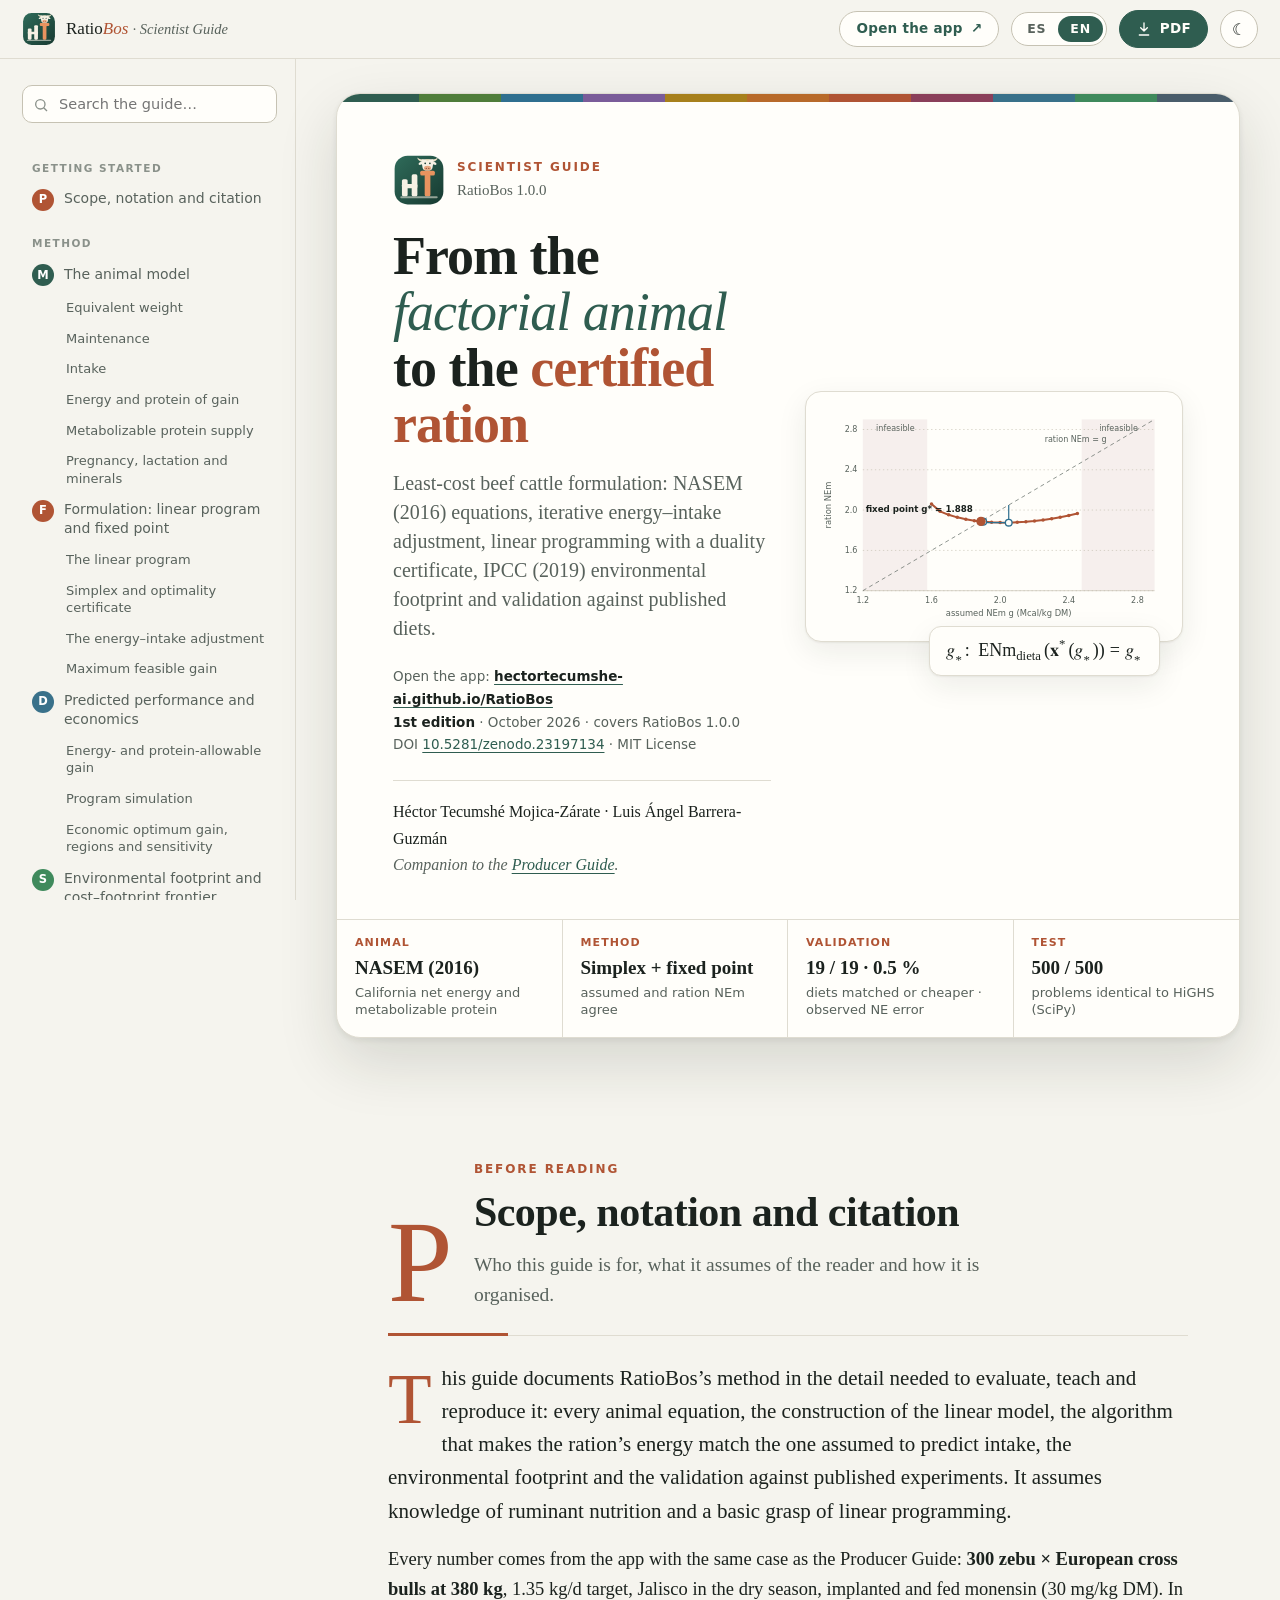
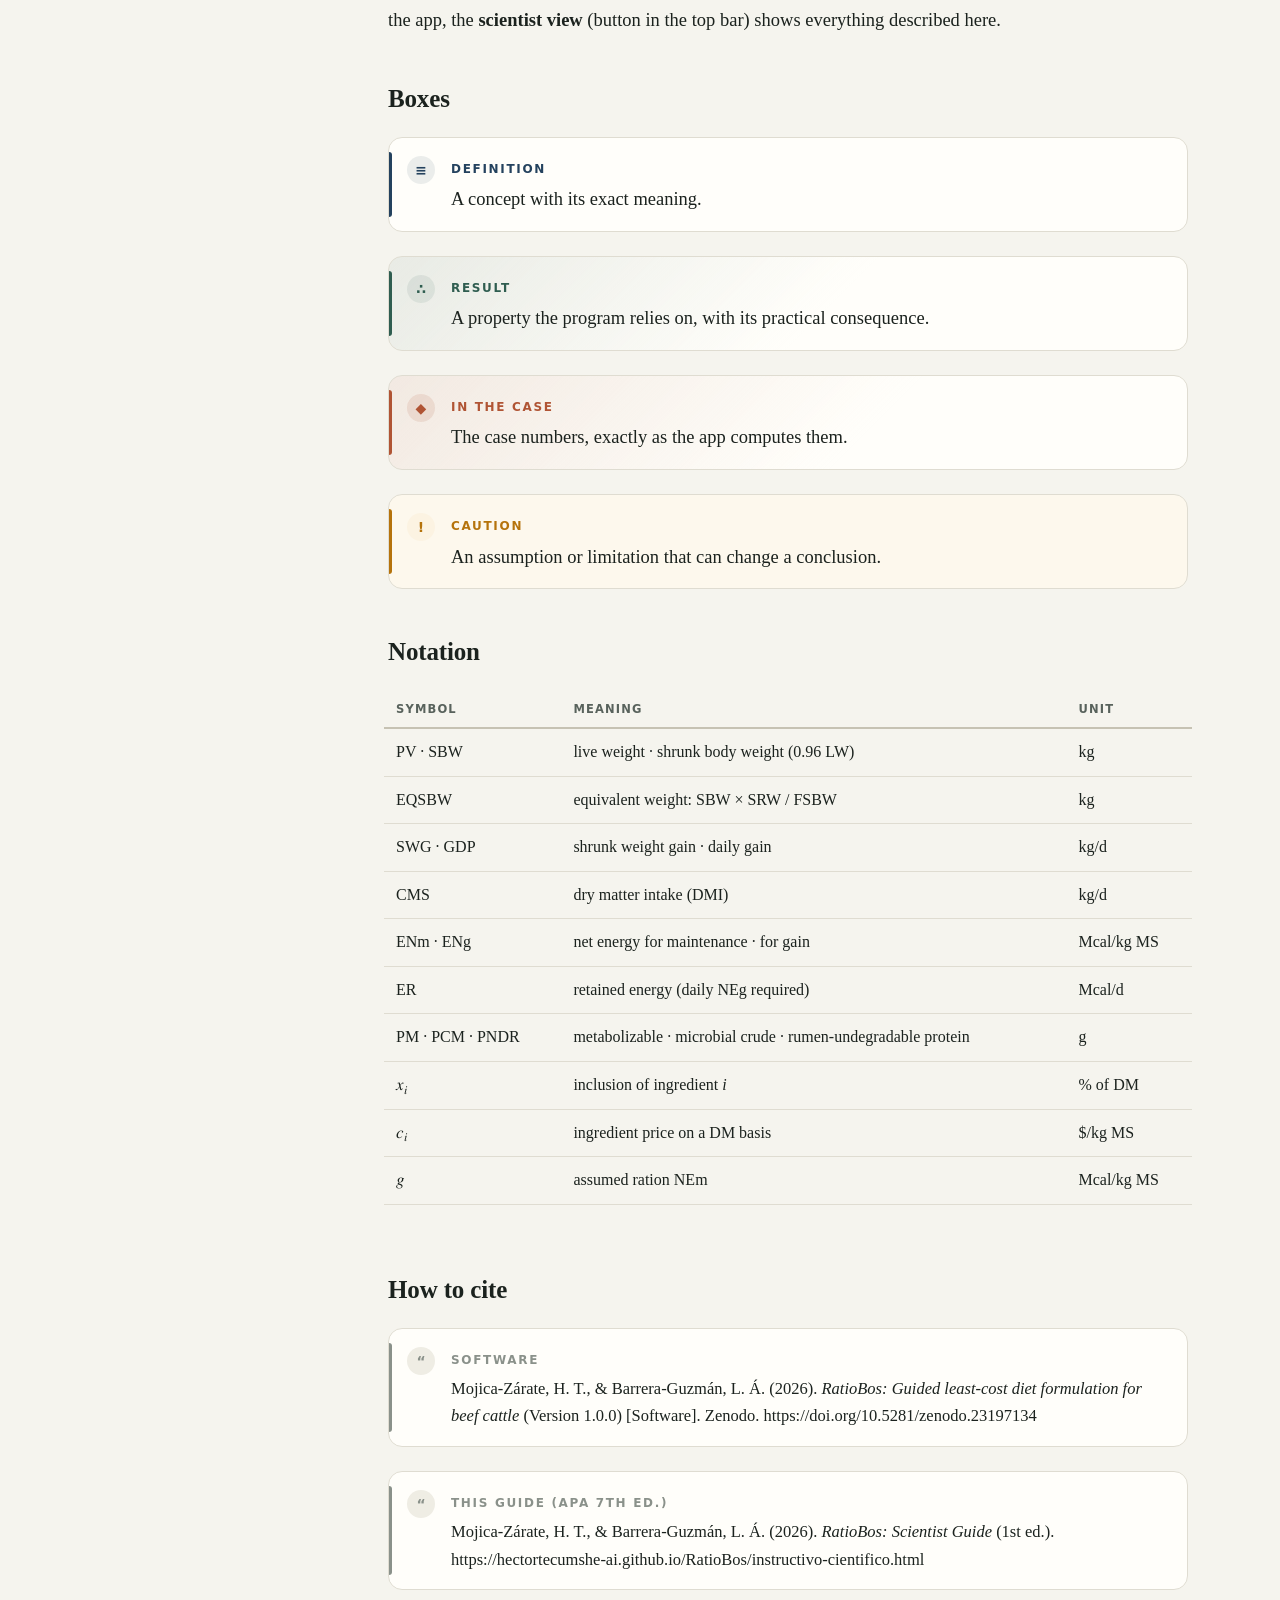
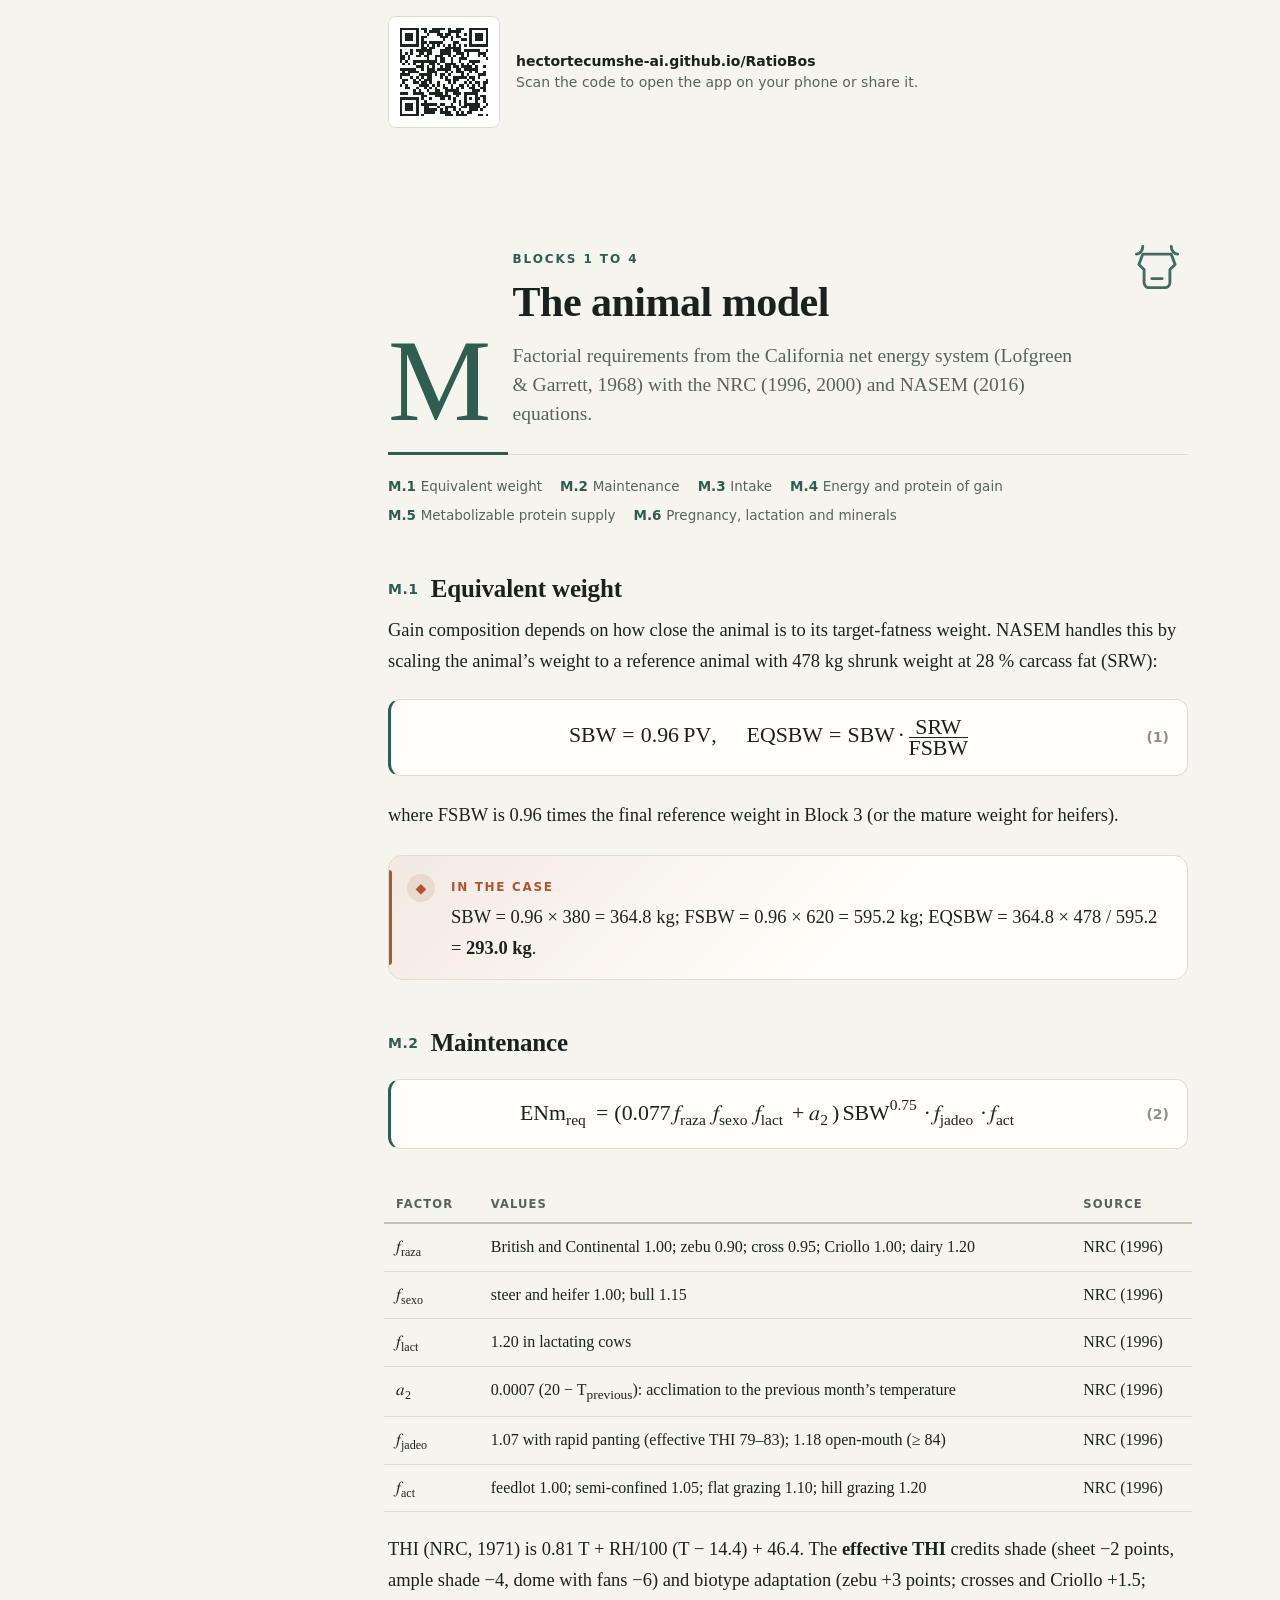
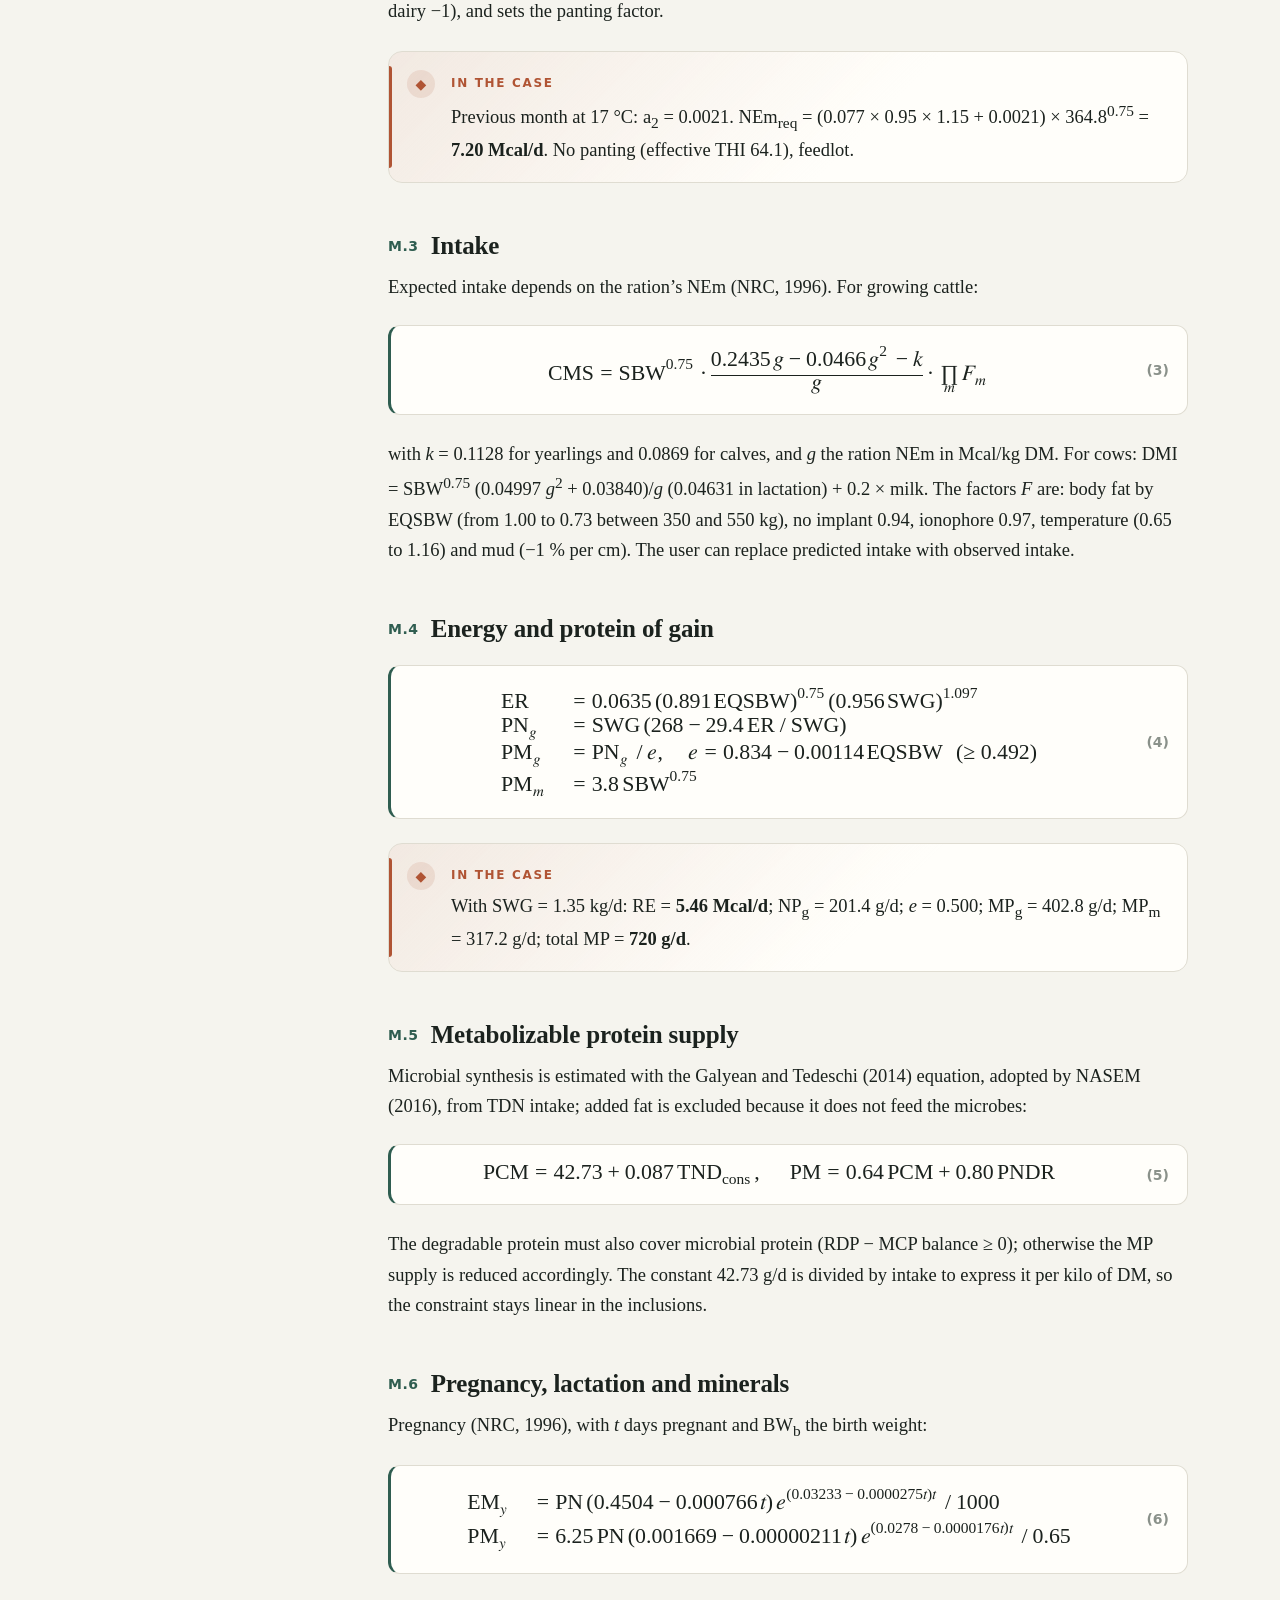
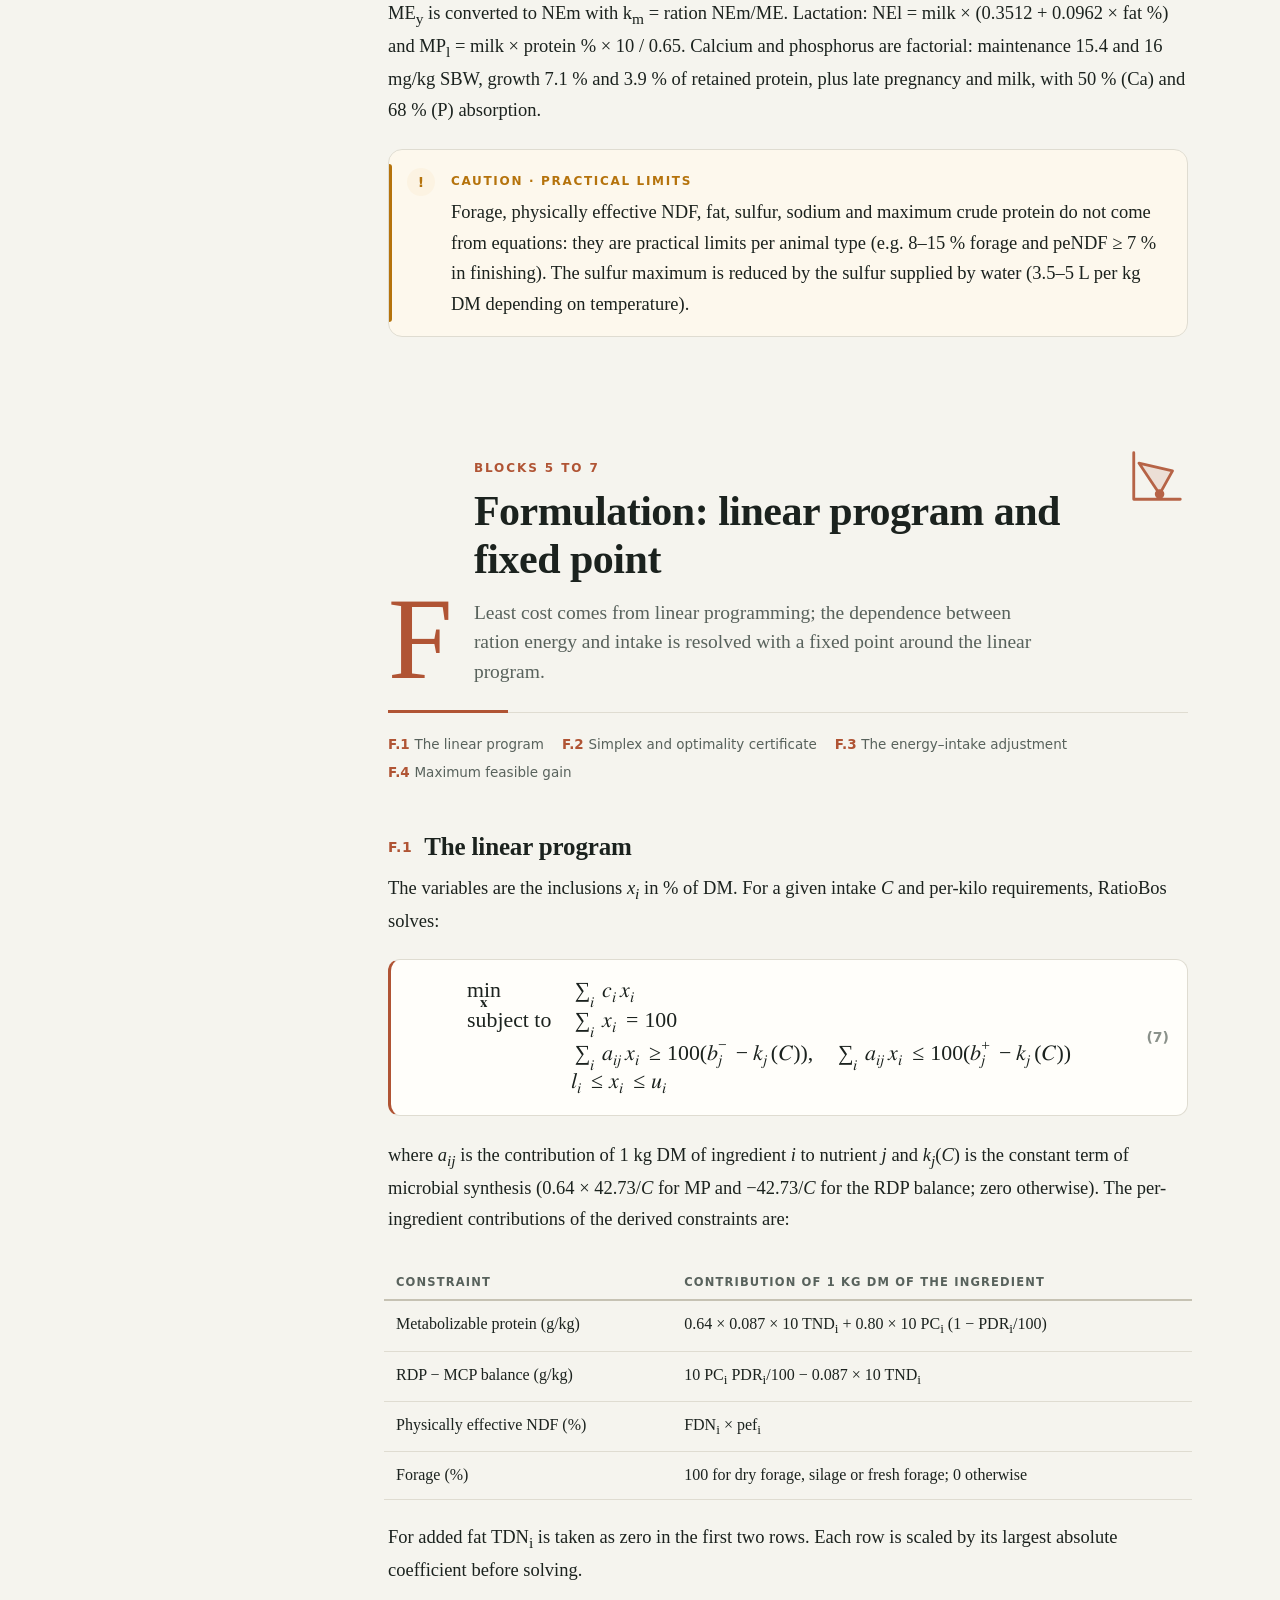
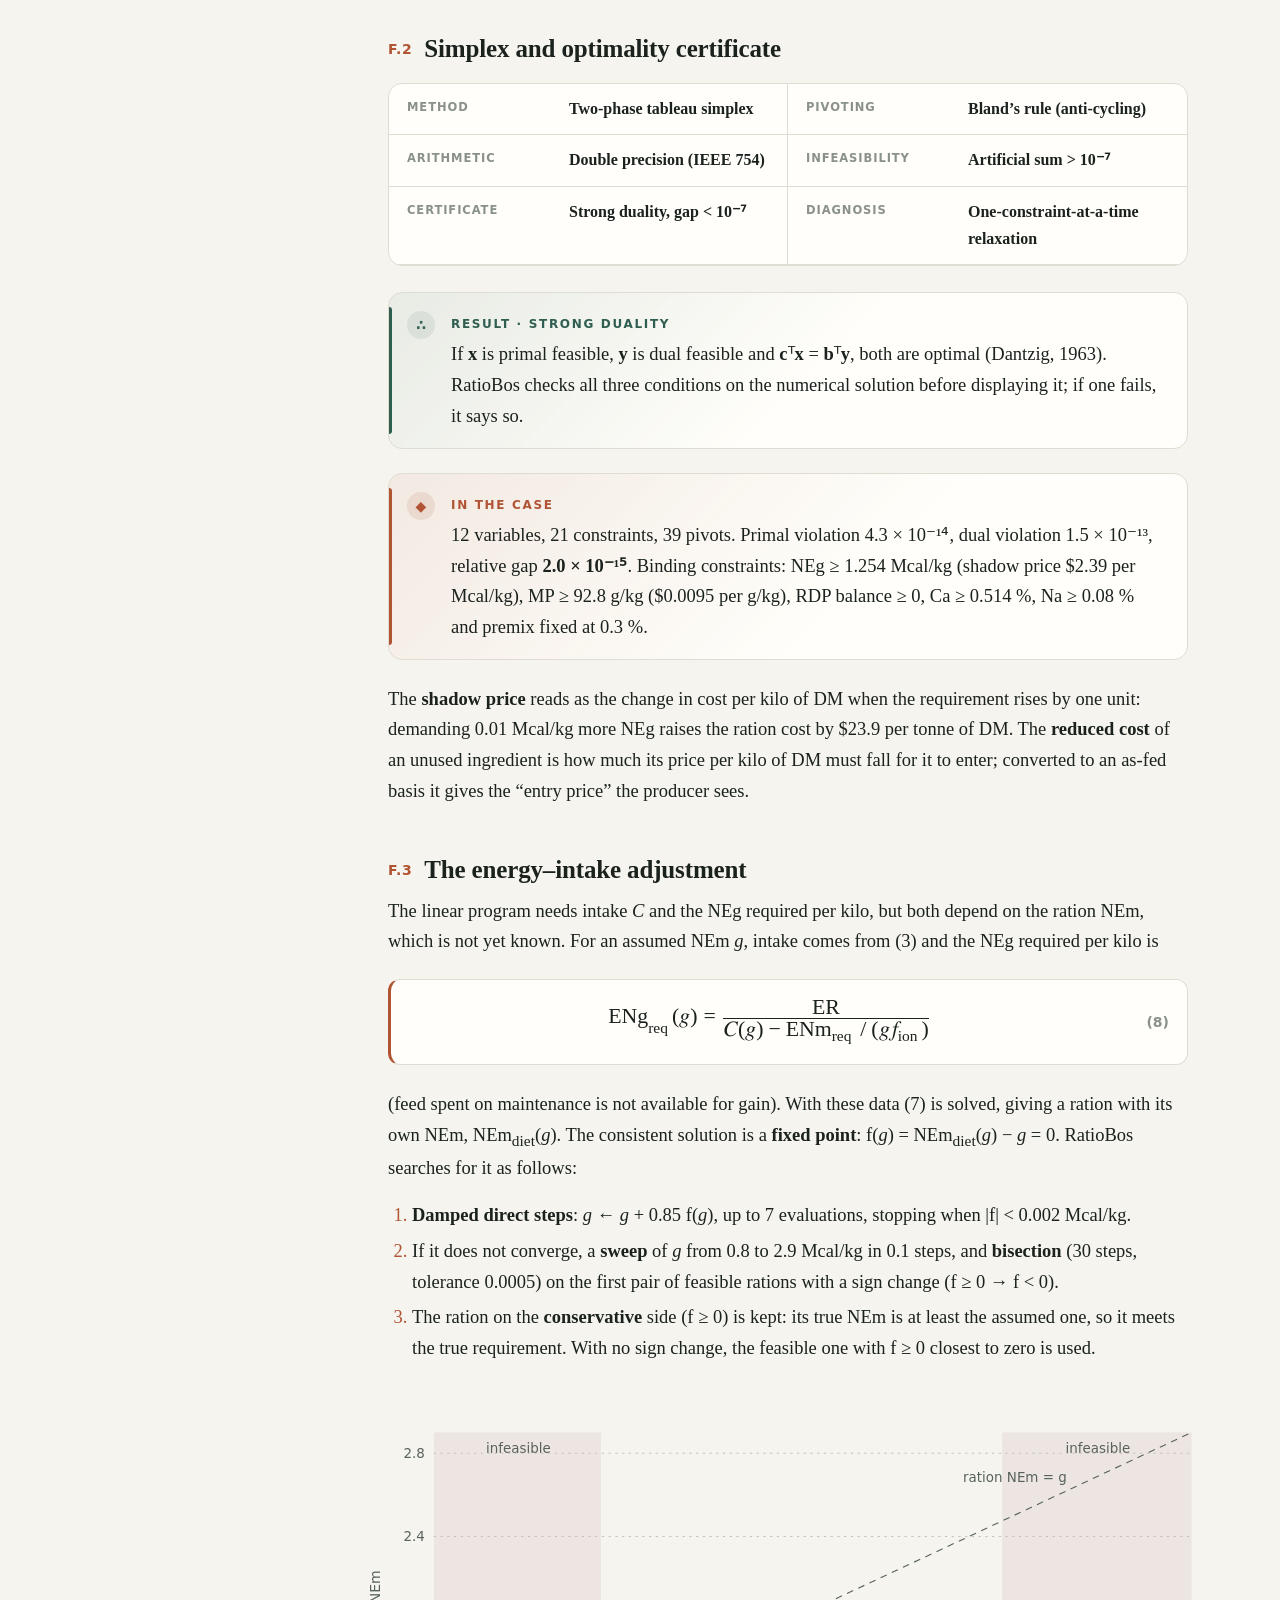
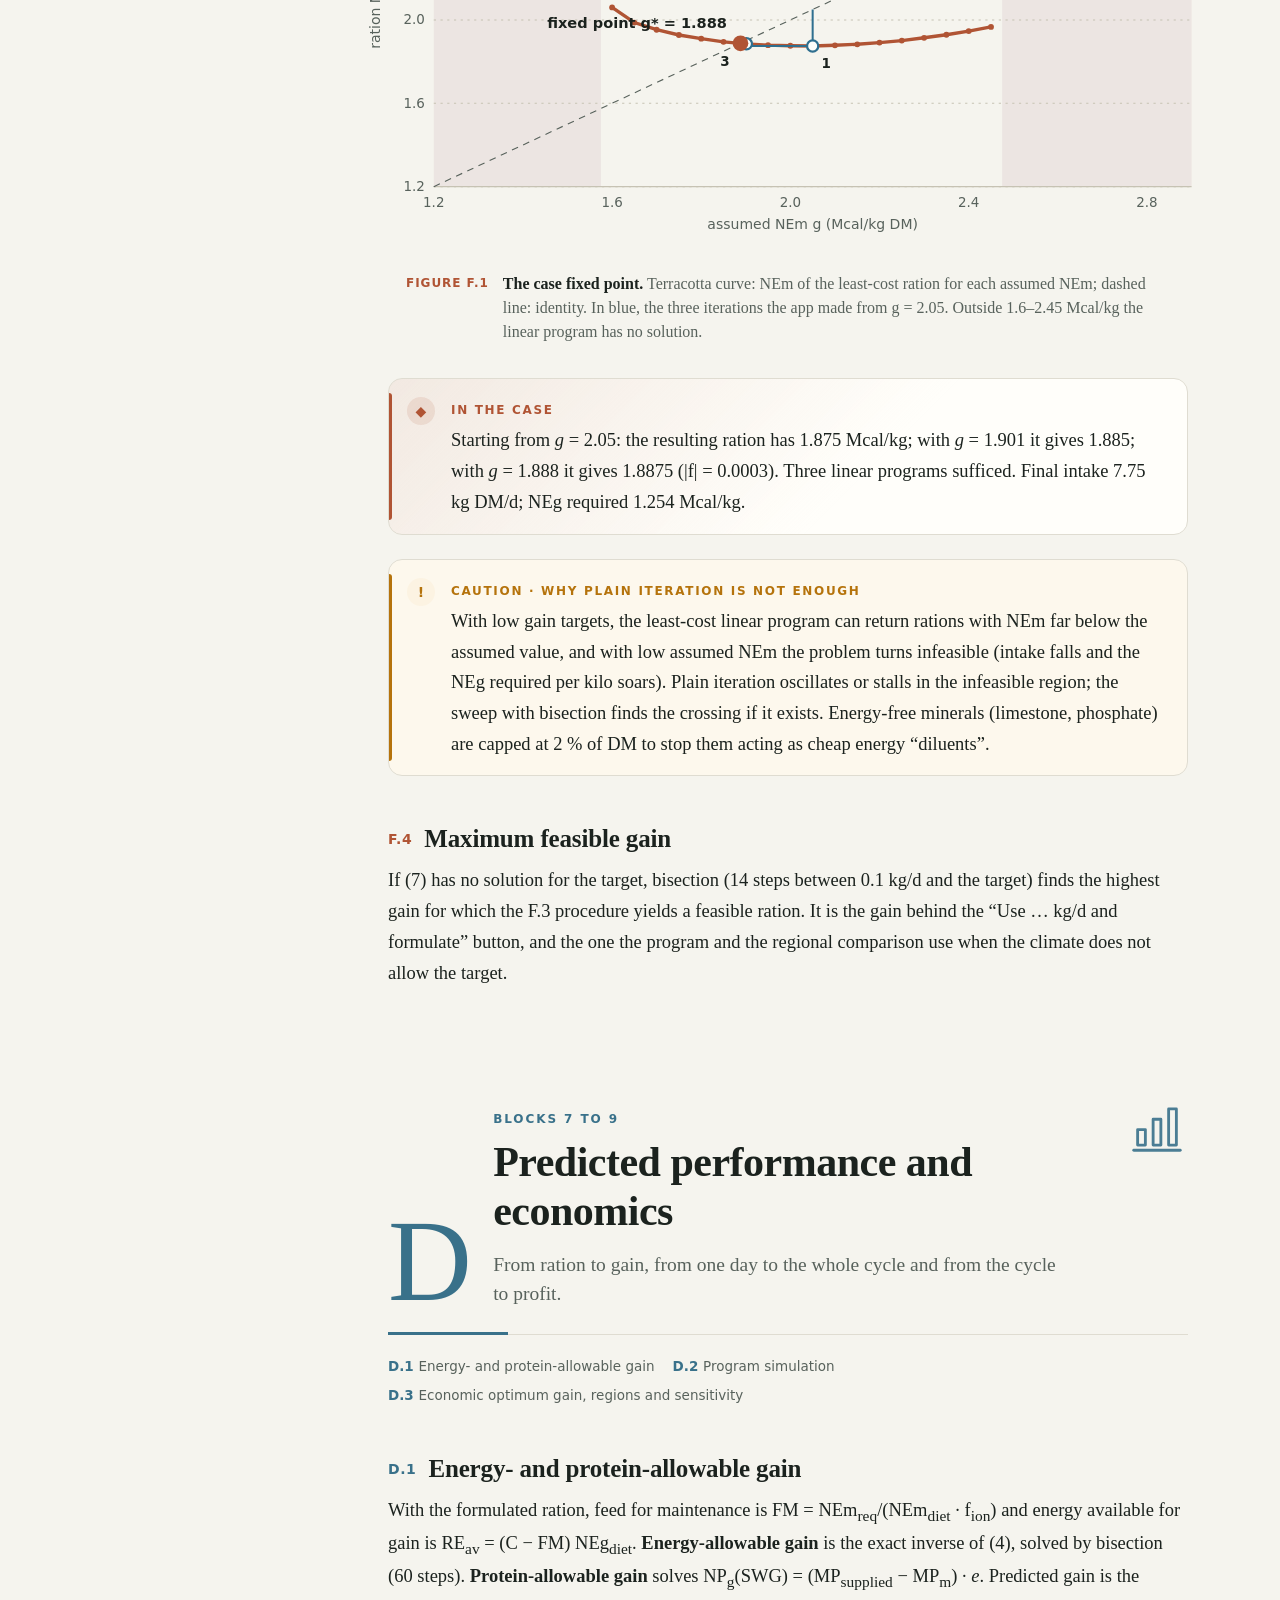
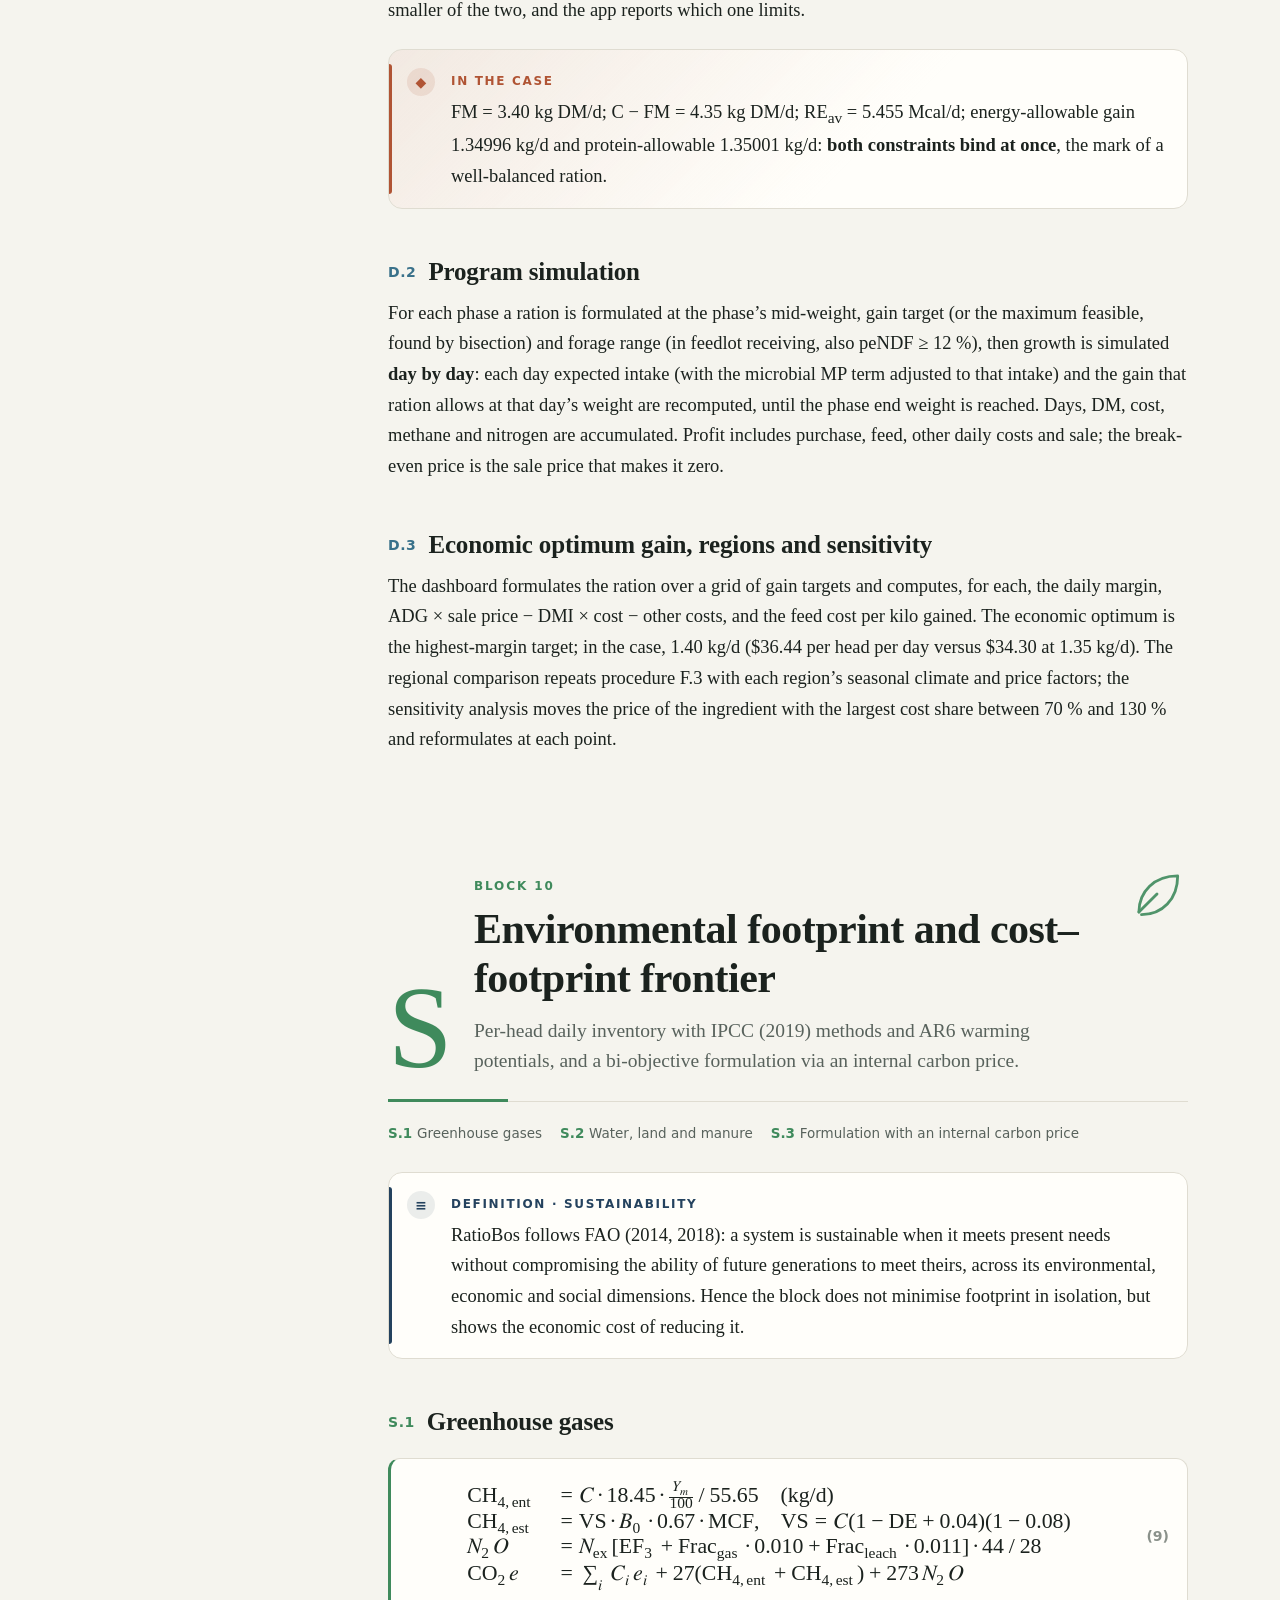
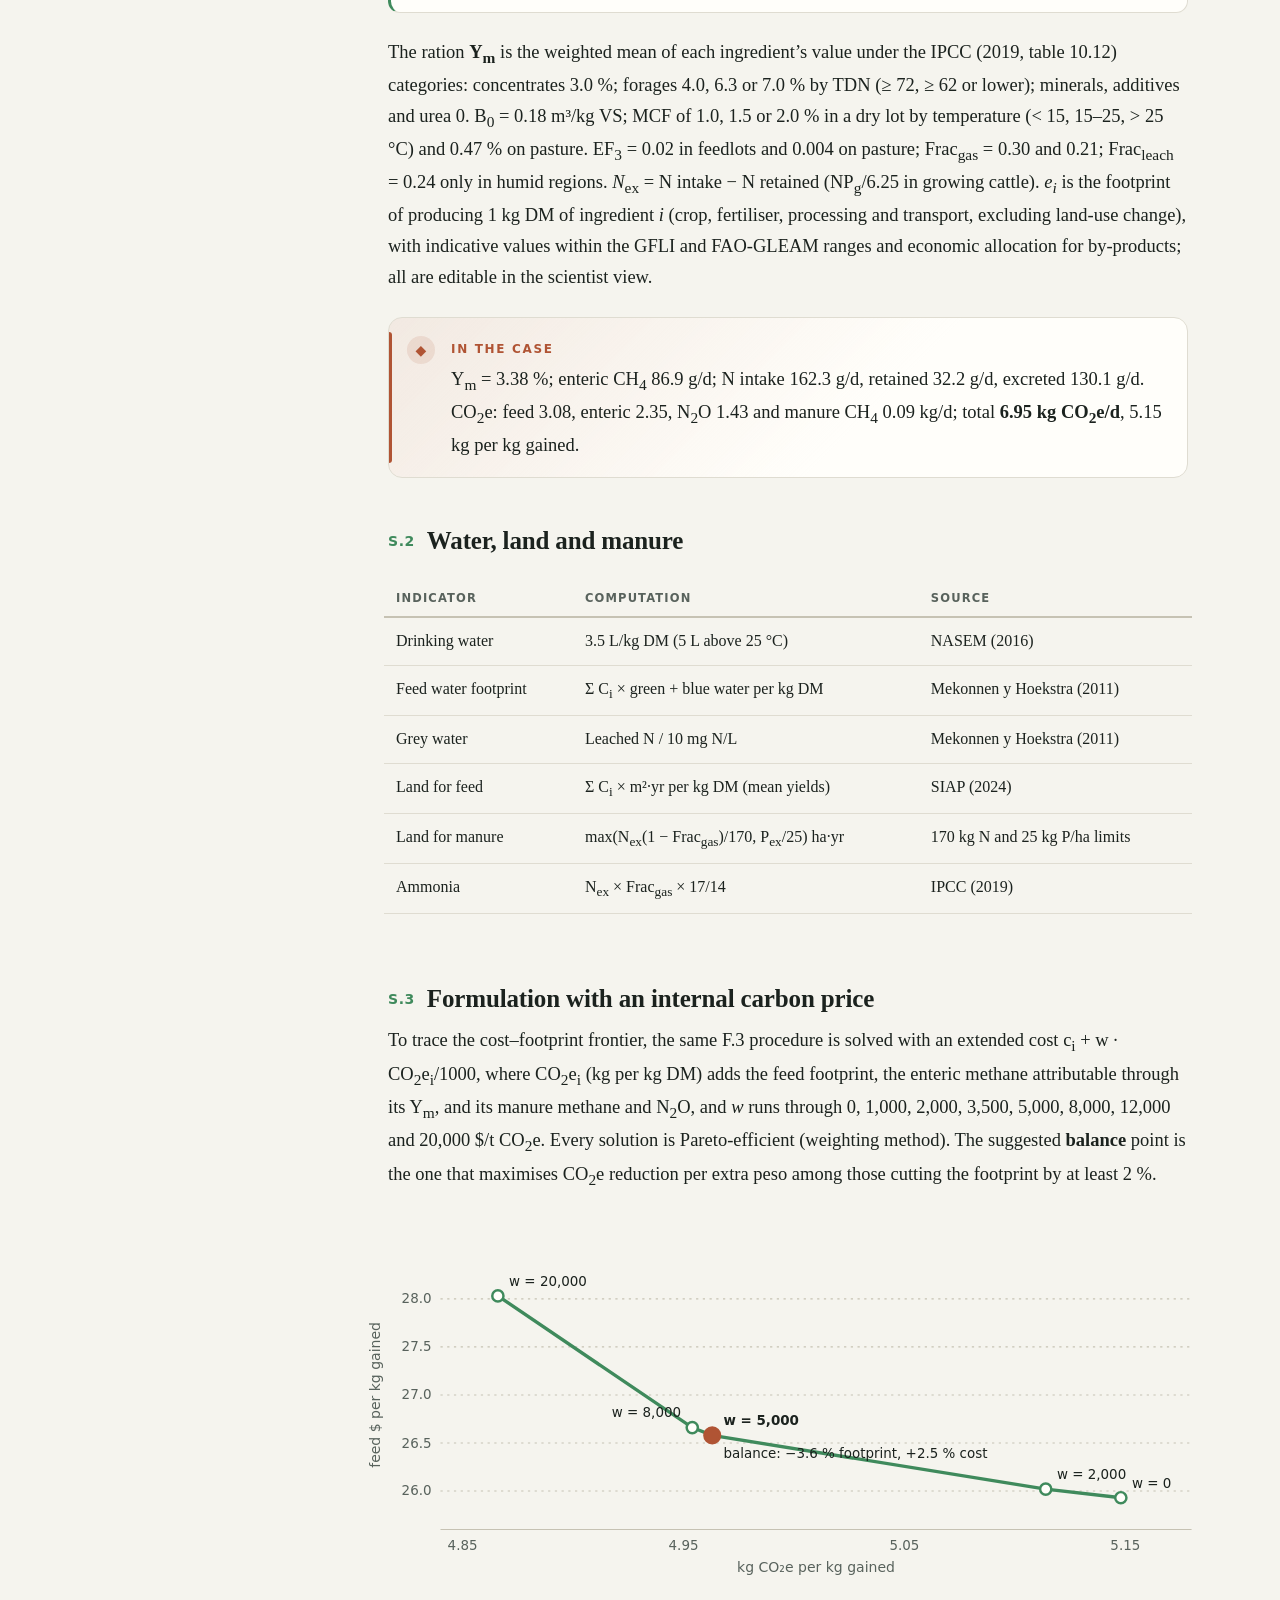
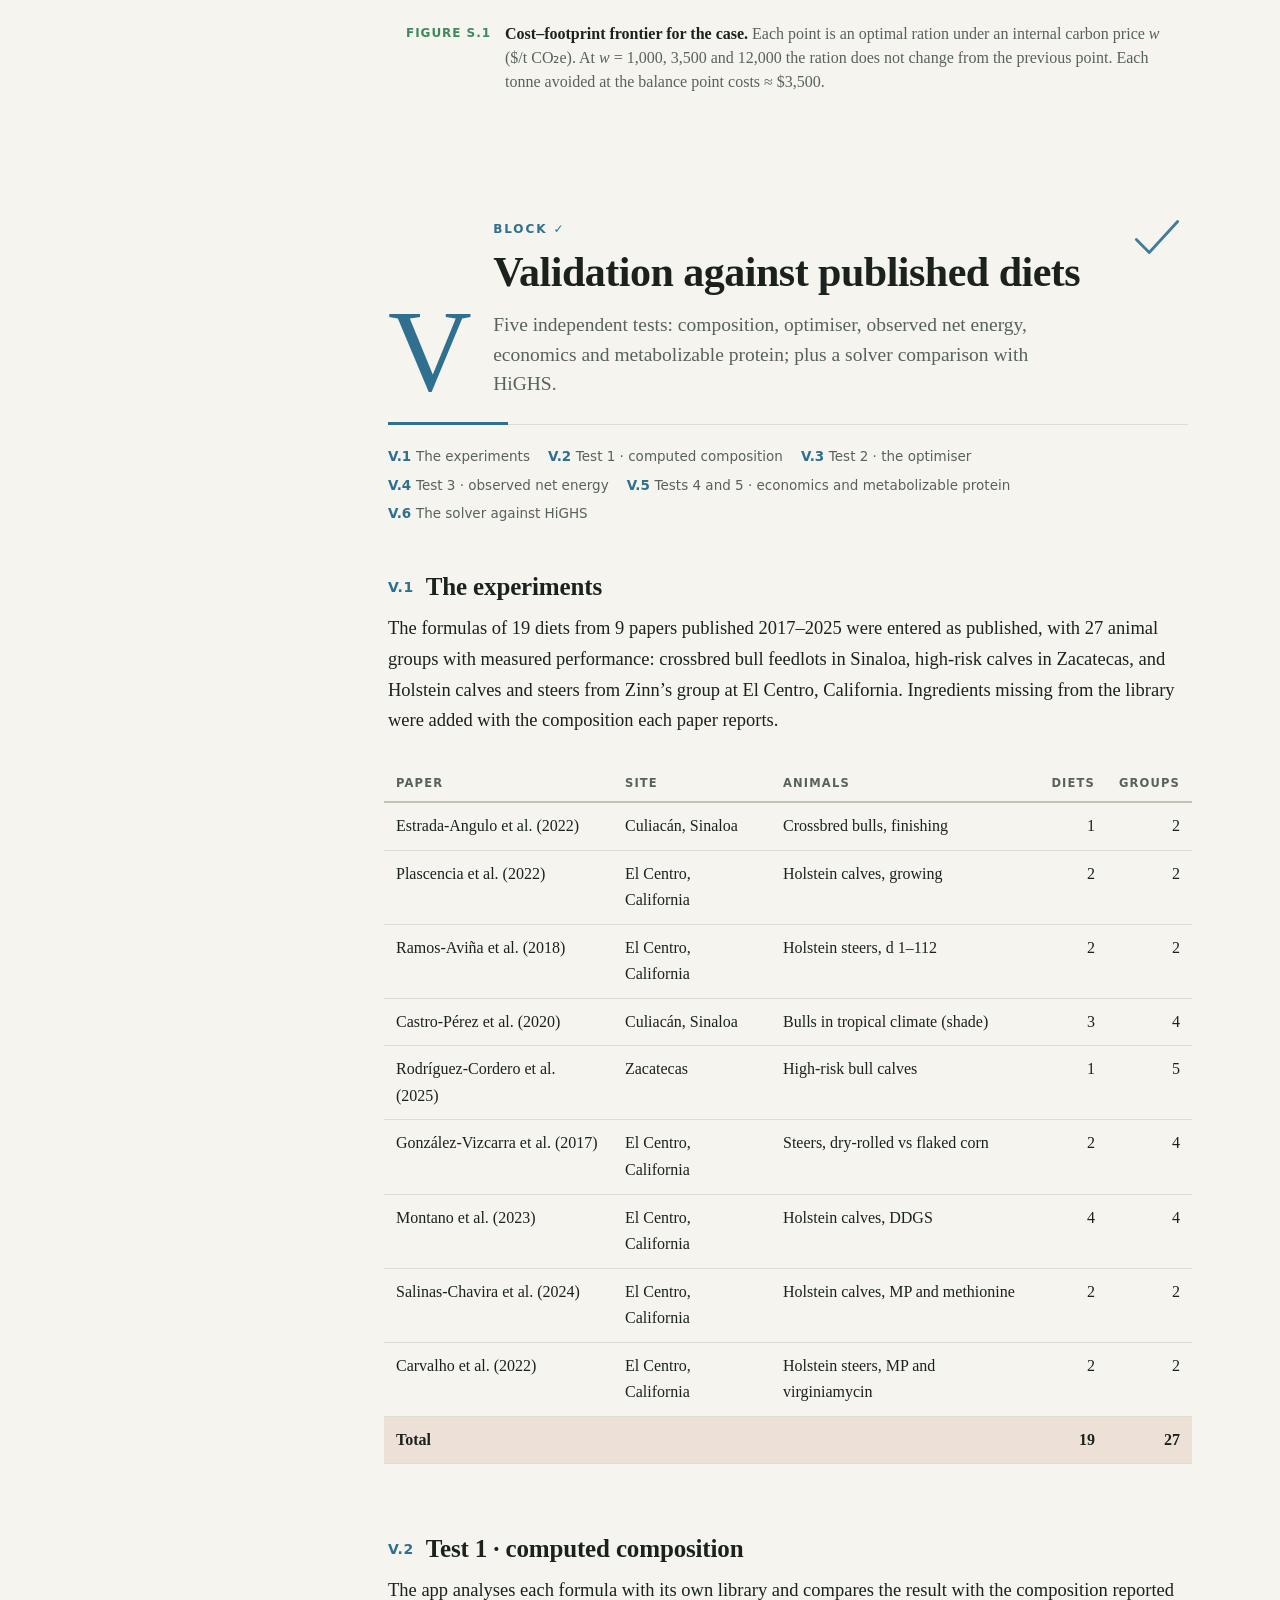
<file: instructivo-cientifico.html>
<!doctype html>
<html lang="es" data-lang="es">
<head>
<meta charset="utf-8">
<meta name="viewport" content="width=device-width, initial-scale=1">
<title>RatioBos · Instructivo del Científico</title>
<meta name="description" content="Instructivo del Científico de RatioBos: ecuaciones NASEM (2016), programación lineal con certificado de dualidad, ajuste de energía y consumo, huella IPCC (2019) y validación. · RatioBos Scientist Guide.">
<link rel="icon" href="logo.svg" type="image/svg+xml">
<style>

/* =====================================================================
   RatioBos · Instructivo del Científico
   Tipografía: Palatino Linotype (texto), Segoe UI (rótulos pequeños),
   Consolas (código) y MathML con Cambria Math para las ecuaciones.
   ===================================================================== */
:root{
  color-scheme: light;
  --bg:#f5f4ee; --paper:#fffefa; --soft:#efede4; --text:#1b221e; --muted:#58625c; --faint:#8a918a;
  --line:#dfdcd1; --line2:#c6c2b3;
  --pri:#2f5d50; --pri-d:#1f4037; --pri-s:rgba(47,93,80,.09);
  --acc:#b05434; --acc-d:#8a3a1f; --acc-s:rgba(176,84,52,.12);
  --ink:#24425e; --ink-s:rgba(36,66,94,.09);
  --ok:#2f8f4a; --ok-s:#e9f5ec; --warn:#b5730c; --warn-s:#fcf3e2; --bad:#b8382e; --bad-s:#fbeae8; --info:#2d78b0; --info-s:#e8f1f8;
  --b1:#2f5d50; --b2:#4f7d3a; --b3:#2f6f8f; --b4:#7a5c99; --b5:#a7801c; --b6:#b86a2a; --b7:#b05434; --b8:#8a3f5a; --b9:#39718a; --b10:#3f8a5c; --b11:#4a5d6b;
  --serif:"Palatino Linotype",Palatino,"Book Antiqua","URW Palladio L",P052,"TeX Gyre Pagella",Georgia,serif;
  --sans:"Segoe UI",system-ui,-apple-system,"Helvetica Neue",Arial,sans-serif;
  --mono:Consolas,ui-monospace,"SF Mono",Menlo,monospace;
  --math:"STIX Two Math","Cambria Math","Latin Modern Math","Libertinus Math",serif;
  --shadow:0 1px 2px rgba(30,36,24,.06),0 10px 30px rgba(30,36,24,.08);
  --shadow-lg:0 2px 6px rgba(30,36,24,.08),0 24px 60px rgba(30,36,24,.14);
  --r:14px; --side:296px; --col:800px;
}
@media (prefers-color-scheme: dark){
  :root:not([data-theme="light"]){
    color-scheme: dark;
    --bg:#111513; --paper:#181d1a; --soft:#1f2521; --text:#e6eae4; --muted:#a7b0a9; --faint:#7b847d;
    --line:#2b332e; --line2:#3a443e;
    --pri:#8fc2ad; --pri-d:#b5dccb; --pri-s:rgba(143,194,173,.12);
    --acc:#ea926b; --acc-d:#f4b596; --acc-s:rgba(234,146,107,.14);
    --ink:#9cc1e3; --ink-s:rgba(156,193,227,.12);
    --ok:#6cc488; --ok-s:rgba(108,196,136,.12); --warn:#e7b052; --warn-s:rgba(231,176,82,.12); --bad:#ee8a7f; --bad-s:rgba(238,138,127,.12); --info:#78b8e4; --info-s:rgba(120,184,228,.12);
    --b1:#8fc2ad; --b2:#a9cf7e; --b3:#7fbddb; --b4:#bba3d6; --b5:#e3c063; --b6:#e9a066; --b7:#ea926b; --b8:#e08aa8; --b9:#86c3dc; --b10:#86d1a2; --b11:#9fb4c2;
    --shadow:0 1px 2px rgba(0,0,0,.4),0 10px 30px rgba(0,0,0,.35); --shadow-lg:0 2px 6px rgba(0,0,0,.45),0 24px 60px rgba(0,0,0,.5);
  }
}
:root[data-theme="dark"]{
  color-scheme: dark;
  --bg:#111513; --paper:#181d1a; --soft:#1f2521; --text:#e6eae4; --muted:#a7b0a9; --faint:#7b847d;
  --line:#2b332e; --line2:#3a443e;
  --pri:#8fc2ad; --pri-d:#b5dccb; --pri-s:rgba(143,194,173,.12);
  --acc:#ea926b; --acc-d:#f4b596; --acc-s:rgba(234,146,107,.14);
  --ink:#9cc1e3; --ink-s:rgba(156,193,227,.12);
  --ok:#6cc488; --ok-s:rgba(108,196,136,.12); --warn:#e7b052; --warn-s:rgba(231,176,82,.12); --bad:#ee8a7f; --bad-s:rgba(238,138,127,.12); --info:#78b8e4; --info-s:rgba(120,184,228,.12);
  --b1:#8fc2ad; --b2:#a9cf7e; --b3:#7fbddb; --b4:#bba3d6; --b5:#e3c063; --b6:#e9a066; --b7:#ea926b; --b8:#e08aa8; --b9:#86c3dc; --b10:#86d1a2; --b11:#9fb4c2;
  --shadow:0 1px 2px rgba(0,0,0,.4),0 10px 30px rgba(0,0,0,.35); --shadow-lg:0 2px 6px rgba(0,0,0,.45),0 24px 60px rgba(0,0,0,.5);
}

html[data-lang="es"] [lang="en"]:not(html), html[data-lang="en"] [lang="es"]:not(html){display:none!important}

*{box-sizing:border-box}
html,body{overflow-x:clip}
html{scroll-behavior:smooth;scroll-padding-top:84px}
body{margin:0;background:var(--bg);color:var(--text);font-family:var(--serif);font-size:18.5px;line-height:1.66;font-optical-sizing:auto;
  -webkit-font-smoothing:antialiased;text-rendering:optimizeLegibility;font-variant-numeric:lining-nums proportional-nums;hyphens:auto;-webkit-hyphens:auto;font-kerning:normal}
img{max-width:100%;display:block}
a{color:var(--pri);text-decoration-thickness:1px;text-underline-offset:3px}
b,strong{font-weight:700}
h1,h2,h3,h4{font-weight:700;line-height:1.16;color:var(--text);hyphens:none}
table,.kpi b,figcaption .fn,.tnum{font-variant-numeric:lining-nums tabular-nums}
.eyebrow{font-family:var(--sans);font-size:12px;font-weight:700;letter-spacing:.16em;text-transform:uppercase;color:var(--acc)}
math{font-family:var(--math);font-size:1.06em}
code,pre{font-family:var(--mono)}
code{font-size:.82em;background:var(--soft);padding:1px 6px;border-radius:5px}

/* ---------- barra superior ---------- */
.top{position:sticky;top:0;z-index:50;display:flex;align-items:center;gap:12px;padding:10px 22px;
  background:color-mix(in srgb,var(--bg) 86%,transparent);backdrop-filter:saturate(1.4) blur(12px);-webkit-backdrop-filter:saturate(1.4) blur(12px);border-bottom:1px solid var(--line)}
.top .brand{display:flex;align-items:center;gap:10px;text-decoration:none;color:var(--text);min-width:0}
.top .brand img{width:34px;height:34px;border-radius:9px;flex:none}
.top .brand span{font-size:17px;white-space:nowrap;overflow:hidden;text-overflow:ellipsis}
.top .brand i{color:var(--acc)}
.top .brand small{color:var(--muted);font-style:italic;font-size:14.5px}
.top .sp{flex:1}
.seg{display:inline-flex;border:1px solid var(--line2);border-radius:999px;padding:3px;background:var(--paper)}
.seg button{border:0;background:none;font:700 12.5px/1 var(--sans);letter-spacing:.06em;color:var(--muted);padding:7px 12px;border-radius:999px;cursor:pointer}
.seg button.on{background:var(--pri);color:var(--paper)}
.ib{display:inline-grid;place-items:center;width:38px;height:38px;border-radius:50%;border:1px solid var(--line2);background:var(--paper);color:var(--text);cursor:pointer;font-size:16px;text-decoration:none}
.btn{display:inline-flex;align-items:center;gap:8px;border:1px solid var(--pri);background:var(--pri);color:var(--paper);font:700 13.5px/1 var(--sans);letter-spacing:.02em;padding:10px 16px;border-radius:999px;cursor:pointer;text-decoration:none}
.btn.ghost{background:var(--paper);color:var(--pri);border-color:var(--line2)}
.btn.sm{padding:7px 12px;font-size:12.5px}
.btn svg{width:16px;height:16px}
#leido{position:absolute;left:0;bottom:-1px;height:2px;width:0;background:linear-gradient(90deg,var(--pri),var(--acc))}
#menuBtn{display:none}

/* ---------- maqueta ---------- */
.layout{display:grid;grid-template-columns:var(--side) minmax(0,1fr);max-width:1340px;margin:0 auto}
aside.toc{position:sticky;top:59px;align-self:start;height:calc(100vh - 59px);overflow:auto;padding:26px 18px 40px 22px;border-right:1px solid var(--line);font-family:var(--sans);font-size:14px}
.search{position:relative;margin-bottom:18px}
.search input{width:100%;padding:10px 12px 10px 36px;border:1px solid var(--line2);border-radius:10px;background:var(--paper);color:var(--text);font:14.5px var(--sans)}
.search svg{position:absolute;left:11px;top:20px;width:16px;height:16px;transform:translateY(-50%);color:var(--faint)}
.search .hits{font-size:12.5px;color:var(--muted);margin:6px 2px 0;min-height:1em}
.toc ol{list-style:none;margin:0;padding:0}
.toc li{margin:1px 0}
.toc a{display:flex;gap:10px;align-items:baseline;padding:6px 10px;border-radius:8px;color:var(--muted);text-decoration:none;line-height:1.35}
.toc a:hover{background:var(--soft);color:var(--text)}
.toc a.act{background:var(--pri-s);color:var(--text);font-weight:600}
.toc .n{flex:none;display:inline-grid;place-items:center;min-width:22px;height:22px;padding:0 4px;border-radius:11px;font-size:11.5px;font-weight:700;color:#fff;background:var(--c,var(--faint))}
:root[data-theme="dark"] .toc .n{color:#111}
.toc .sub a{padding-left:44px;font-size:13px}
.toc .grp{margin:18px 10px 6px;font-size:10.5px;font-weight:700;letter-spacing:.14em;text-transform:uppercase;color:var(--faint)}
.toc li.hide{display:none}
main{min-width:0;padding:0 40px 120px}
.doc{max-width:var(--col);margin:0 auto}

/* ---------- portada ---------- */
.cover{position:relative;margin:34px auto 30px;max-width:1060px;border-radius:24px;overflow:hidden;background:var(--paper);box-shadow:var(--shadow-lg);border:1px solid var(--line)}
.cover .band{display:flex;height:8px}.cover .band i{flex:1}
.cover .in{display:grid;grid-template-columns:1fr 1fr;gap:34px;padding:52px 56px 40px;align-items:center}
.cover .kick{display:flex;align-items:center;gap:12px;margin-bottom:22px}
.cover .kick img{width:52px;height:52px;border-radius:13px}
.cover h1{font-size:clamp(36px,4.4vw,54px);margin:0 0 6px;letter-spacing:-.018em;line-height:1.04;font-weight:600;font-variation-settings:"opsz" 60}
.cover h1 em{font-style:italic;color:var(--pri);font-weight:500}
.cover h1 .a{color:var(--acc)}
.cover .sub{font-size:20px;color:var(--muted);margin:16px 0 22px;line-height:1.45;font-variation-settings:"opsz" 24}
.cover .meta{font-family:var(--sans);font-size:13.5px;color:var(--muted);line-height:1.7}
.cover .meta b{color:var(--text)}
.cover .who{margin-top:24px;padding-top:18px;border-top:1px solid var(--line);font-size:16px}
.cover .who span{color:var(--muted);font-style:italic}
.cover .art{position:relative}
.cover .art .eqc{position:absolute;left:4%;bottom:-6px;background:var(--paper);border:1px solid var(--line);border-radius:12px;padding:10px 16px;box-shadow:var(--shadow);font-size:17px}
.cover .pillars{display:grid;grid-template-columns:repeat(4,1fr);border-top:1px solid var(--line);font-family:var(--sans)}
.cover .pillars div{padding:16px 18px 18px;border-right:1px solid var(--line);font-size:13px;color:var(--muted);line-height:1.35}
.cover .pillars div:last-child{border-right:0}
.cover .pillars b{display:block;font:600 19px/1.2 var(--serif);color:var(--text);margin-bottom:4px}
.cover .pillars i{font-style:normal;color:var(--acc);font-weight:700;letter-spacing:.1em;font-size:11px;text-transform:uppercase;display:block;margin-bottom:6px}

/* ---------- capítulos ---------- */
.chap{position:relative;margin-top:84px;padding-top:4px}
.chap-head{position:relative;display:grid;grid-template-columns:auto 1fr;gap:4px 26px;align-items:end;padding:34px 0 26px;margin-bottom:26px;border-bottom:1px solid var(--line)}
.chap-head .big{grid-row:span 3;font-size:116px;line-height:.8;font-weight:300;color:var(--c);letter-spacing:-.04em;font-variation-settings:"opsz" 60}
.chap-head .eyebrow{color:var(--c)}
.chap-head h2{font-size:clamp(30px,3.5vw,42px);margin:4px 0 0;letter-spacing:-.012em;padding-right:76px;font-variation-settings:"opsz" 48}
.chap-head p{grid-column:2;margin:10px 0 0;color:var(--muted);font-size:19.5px;line-height:1.5;max-width:58ch}
.chap-head .rule{position:absolute;left:0;bottom:-1px;width:120px;height:3px;background:var(--c)}
.chap-head .ico{position:absolute;right:0;top:20px;width:62px;height:62px;color:var(--c);opacity:.9}
.inchap{display:flex;flex-wrap:wrap;gap:6px 18px;margin:-6px 0 28px;font-family:var(--sans);font-size:13.5px}
.inchap a{color:var(--muted);text-decoration:none}
.inchap a::before{content:attr(data-n)" ";color:var(--c);font-weight:700}
.inchap a:hover{color:var(--text)}
h3{font-size:25px;margin:48px 0 12px;letter-spacing:-.006em;scroll-margin-top:84px;font-variation-settings:"opsz" 32}
h3 .sn{font-family:var(--sans);font-size:14px;font-weight:700;color:var(--c,var(--acc));margin-right:12px;vertical-align:3px;letter-spacing:.04em}
h4{font-size:19.5px;margin:30px 0 8px;font-variation-settings:"opsz" 24}
p{margin:0 0 16px}
.lead{font-size:21px;line-height:1.58;font-variation-settings:"opsz" 28}
.lead::first-letter{float:left;font-size:3.4em;line-height:.88;padding:6px 10px 0 0;color:var(--c,var(--pri));font-weight:500}
ul,ol{padding-left:24px;margin:0 0 18px}
li{margin:5px 0}
li::marker{color:var(--c,var(--acc))}
.ui{font-family:var(--sans);font-size:.8em;font-weight:700;white-space:nowrap;padding:3px 9px;border-radius:7px;border:1px solid var(--line2);border-bottom-width:2px;background:var(--paper);color:var(--text);vertical-align:1px}
.ui.pri{background:var(--pri);border-color:var(--pri-d);color:var(--paper)}
.path{font-family:var(--sans);font-size:.82em;font-weight:600;color:var(--pri);white-space:nowrap}
.path i{font-style:normal;color:var(--faint);margin:0 5px}
.sc{font-variant:all-small-caps;letter-spacing:.05em}

/* ---------- ecuaciones ---------- */
.eq{position:relative;display:flex;align-items:center;justify-content:center;gap:20px;margin:22px 0 24px;padding:20px 64px 20px 24px;background:var(--paper);border:1px solid var(--line);border-left:3px solid var(--c,var(--ink));border-radius:12px;overflow-x:auto}
.eq math{font-size:1.18em}
.eq mtd{text-align:left;padding:2px 0}
.eq mtr > mtd:first-child:not(:only-child){text-align:right;padding-right:.9em}
.eq .no{position:absolute;right:18px;top:50%;transform:translateY(-50%);font:600 14px var(--sans);color:var(--faint)}
.eq.left{justify-content:flex-start}
.where{font-size:16.5px;color:var(--muted);margin:-8px 0 22px}
.where math{font-size:1em}

/* ---------- recuadros ---------- */
.box{position:relative;margin:24px 0;padding:18px 22px 16px 62px;border-radius:var(--r);background:var(--paper);border:1px solid var(--line)}
.box::before{content:"";position:absolute;left:0;top:14px;bottom:14px;width:3px;border-radius:0 3px 3px 0;background:var(--k)}
.box .bi{position:absolute;left:18px;top:18px;width:28px;height:28px;border-radius:50%;display:grid;place-items:center;background:var(--ks);color:var(--k);font:700 14px/1 var(--sans)}
.box .bt{display:block;font:700 12px/1.2 var(--sans);letter-spacing:.14em;text-transform:uppercase;color:var(--k);margin:6px 0 8px}
.box p:last-child,.box ul:last-child,.box ol:last-child,.box table:last-child{margin-bottom:0}
.box.def{--k:var(--ink);--ks:var(--ink-s)}
.box.thm{--k:var(--pri);--ks:var(--pri-s);background:linear-gradient(135deg,color-mix(in srgb,var(--pri-s) 80%,var(--paper)),var(--paper) 55%)}
.box.warn{--k:var(--warn);--ks:var(--warn-s);background:color-mix(in srgb,var(--warn-s) 55%,var(--paper))}
.box.case{--k:var(--acc);--ks:var(--acc-s);background:linear-gradient(135deg,color-mix(in srgb,var(--acc-s) 70%,var(--paper)),var(--paper) 60%)}
.box.tip{--k:var(--ok);--ks:var(--ok-s)}
.qr-guia{display:flex;gap:16px;align-items:center;margin:26px 0 6px;font-family:var(--sans);font-size:14px;line-height:1.5;color:var(--muted);break-inside:avoid}
.qr-guia img{width:112px;height:112px;flex:none;border:1px solid var(--line);border-radius:8px;image-rendering:pixelated;background:#fff}
.qr-guia p{margin:0}
.qr-guia b{color:var(--text)}
.box.ref{--k:var(--faint);--ks:var(--soft);font-size:16.5px}

/* ---------- tablas ---------- */
table{width:100%;border-collapse:collapse;margin:14px 0 22px;font-size:16px}
th{font:700 11.5px/1.3 var(--sans);letter-spacing:.1em;text-transform:uppercase;color:var(--muted);text-align:left;padding:10px 12px;border-bottom:2px solid var(--line2)}
td{padding:10px 12px;border-bottom:1px solid var(--line);vertical-align:top}
td.r,th.r{text-align:right}
td.c,th.c{text-align:center}
tr.hl td{background:var(--acc-s)}
tr.sum td{font-weight:650;border-top:2px solid var(--line2)}
.tbl{overflow-x:auto;margin:0 -4px}
caption{caption-side:top;text-align:left;font:600 13px var(--sans);color:var(--muted);padding:0 0 6px}
.badge{display:inline-block;font:700 12px/1 var(--sans);padding:5px 10px;border-radius:999px;white-space:nowrap}
.badge.ok{background:var(--ok-s);color:var(--ok)} .badge.warn{background:var(--warn-s);color:var(--warn)} .badge.info{background:var(--info-s);color:var(--info)} .badge.bad{background:var(--bad-s);color:var(--bad)} .badge.pri{background:var(--pri-s);color:var(--pri)}

/* ---------- figuras: capturas y gráficos ---------- */
figure{margin:28px -44px 30px;padding:0}
figure.narrow{margin-left:0;margin-right:0}
.shot{position:relative;border-radius:12px;overflow:hidden;border:1px solid var(--line);box-shadow:var(--shadow);background:var(--paper);cursor:zoom-in}
.shot img{width:100%;height:auto}
.mk{position:absolute;pointer-events:none}
.mk .ring{position:absolute;inset:-5px;border:2.5px solid var(--acc);border-radius:10px;box-shadow:0 0 0 4px color-mix(in srgb,var(--acc) 18%,transparent)}
.mk .num{position:absolute;left:-14px;top:-14px;width:28px;height:28px;border-radius:50%;background:var(--acc);color:#fff;font:700 14px/28px var(--sans);text-align:center;box-shadow:0 2px 6px rgba(0,0,0,.25);border:2px solid #fff}
.chart{background:var(--paper);border:1px solid var(--line);border-radius:14px;padding:22px 24px 16px;box-shadow:var(--shadow)}
.chart svg{display:block;width:100%;height:auto;font-family:var(--sans);overflow:visible}
.chart .ttl{font:700 12px/1.3 var(--sans);letter-spacing:.12em;text-transform:uppercase;color:var(--muted);margin:0 0 10px}
figcaption{display:grid;grid-template-columns:auto 1fr;gap:4px 14px;margin:14px 44px 0;font-size:16px;color:var(--muted);line-height:1.5}
figure.narrow figcaption{margin-left:0;margin-right:0}
figcaption .fn{font:700 12px/1.6 var(--sans);letter-spacing:.08em;text-transform:uppercase;color:var(--c,var(--acc));white-space:nowrap;padding-top:2px}
figcaption b{color:var(--text)}
.legend{list-style:none;counter-reset:lg;margin:14px 44px 0;padding:0;display:grid;grid-template-columns:repeat(auto-fit,minmax(260px,1fr));gap:10px 22px;font-size:16.5px}
.legend li{counter-increment:lg;display:grid;grid-template-columns:28px 1fr;gap:12px;margin:0;align-items:start}
.legend li::before{content:counter(lg);display:grid;place-items:center;width:26px;height:26px;border-radius:50%;background:var(--acc);color:#fff;font:700 13px/1 var(--sans);margin-top:1px}
.legend li::marker{content:none}
svg text{fill:var(--text)}
svg .mut{fill:var(--muted)}
svg .ax{stroke:var(--line2);stroke-width:1}
svg .grid{stroke:var(--line);stroke-width:1}

/* ---------- tarjetas ---------- */
.kpis{display:grid;grid-template-columns:repeat(4,1fr);gap:12px;margin:18px 0 24px}
.kpi{background:var(--paper);border:1px solid var(--line);border-radius:12px;padding:14px 16px}
.kpi span{display:block;font:600 11.5px/1.3 var(--sans);letter-spacing:.06em;text-transform:uppercase;color:var(--muted)}
.kpi b{display:block;font-size:25px;color:var(--pri-d);margin-top:4px;line-height:1.15;font-weight:600}
.kpi small{color:var(--muted);font-size:14px}
.spec{display:grid;grid-template-columns:repeat(2,1fr);border:1px solid var(--line);border-radius:var(--r);overflow:hidden;background:var(--paper);margin:20px 0 26px}
.spec div{padding:12px 18px;border-bottom:1px solid var(--line);display:grid;grid-template-columns:150px 1fr;gap:12px;font-size:16px}
.spec div:nth-child(odd){border-right:1px solid var(--line)}
.spec span{font:600 11.5px/1.5 var(--sans);letter-spacing:.08em;text-transform:uppercase;color:var(--faint);padding-top:3px}

/* ---------- código ---------- */
.code{position:relative;margin:20px 0 26px;border-radius:12px;background:#17201c;color:#e4ebe6;overflow:hidden;border:1px solid #26302b}
.code .bar{display:flex;justify-content:space-between;align-items:center;padding:8px 14px;background:#1e2924;font:600 12px var(--sans);color:#9fb0a6;letter-spacing:.06em}
.code pre{margin:0;padding:16px 18px;overflow-x:auto;font-size:13.5px;line-height:1.6}
.code .k{color:#e2a15c} .code .s{color:#a9cf7e} .code .c{color:#7d8f85;font-style:italic} .code .f{color:#8fc2ad}
.copy{border:1px solid #3a4a42;background:#24302a;color:#d7e1db;border-radius:7px;padding:4px 10px;font:600 12px var(--sans);cursor:pointer}
.methods{position:relative;margin:20px 0;padding:24px 26px 18px;border-radius:var(--r);background:var(--paper);border:1px solid var(--line);font-size:17px}
.methods .copy{position:absolute;right:14px;top:14px;background:var(--soft);color:var(--text);border-color:var(--line2)}

/* ---------- referencias ---------- */
ol.refs{padding-left:0;list-style:none;font-size:16px}
ol.refs li{padding-left:2em;text-indent:-2em;margin:8px 0}
dl.glos{display:grid;grid-template-columns:minmax(170px,240px) 1fr;margin:16px 0}
dl.glos dt,dl.glos dd{padding:10px 0;border-bottom:1px solid var(--line);margin:0}
dl.glos dt{font-weight:650;padding-right:18px}
dl.glos dt small{display:block;font-weight:400;font-style:italic;color:var(--muted);font-size:14.5px}
.colophon{margin:90px 0 0;padding-top:24px;border-top:1px solid var(--line);font-size:15px;color:var(--muted)}
.colophon p{margin:0 0 8px}

#zoom{position:fixed;inset:0;z-index:100;background:rgba(10,14,12,.86);display:none;place-items:center;padding:24px;cursor:zoom-out}
#zoom.on{display:grid}
#zoom .zi{position:relative;max-width:min(1600px,96vw)}
#zoom img{max-height:92vh;width:auto;border-radius:10px}
.totop{position:fixed;right:22px;bottom:22px;z-index:40;opacity:0;pointer-events:none;transition:opacity .2s}
.totop.on{opacity:1;pointer-events:auto}

@media screen and (max-width:1100px){
  .layout{grid-template-columns:1fr}
  aside.toc{position:fixed;left:0;top:59px;width:min(340px,88vw);z-index:45;background:var(--bg);transform:translateX(-102%);transition:transform .25s;box-shadow:var(--shadow-lg)}
  aside.toc.open{transform:none}
  #menuBtn{display:inline-grid}
  main{padding:0 28px 100px}
  figure{margin-left:0;margin-right:0}
  figcaption,.legend{margin-left:0;margin-right:0}
}
@media screen and (max-width:760px){
  body{font-size:17.5px}
  .top{padding:8px 14px;gap:8px}
  .top .brand small,.top .pdf span,.top .btn.ghost{display:none}
  .top .brand span{font-size:15.5px}
  .seg button{padding:6px 9px}
  .top .btn.pdf{padding:9px 11px}
  main{padding:0 16px 80px}
  .cover{margin:16px 0 20px;border-radius:18px}
  .cover .in{grid-template-columns:1fr;padding:30px 22px 26px}
  .cover h1{font-size:34px}
  .cover .pillars{grid-template-columns:1fr 1fr}
  .cover .pillars div:nth-child(2){border-right:0}
  .cover .pillars div:nth-child(-n+2){border-bottom:1px solid var(--line)}
  .chap-head{grid-template-columns:1fr}
  .chap-head .big{grid-row:auto;font-size:74px}
  .chap-head p{grid-column:1}
  .chap-head .ico{width:42px;height:42px}
  .kpis{grid-template-columns:1fr 1fr}
  .spec{grid-template-columns:1fr}
  .spec div{grid-template-columns:1fr;gap:2px;border-right:0!important}
  .eq{padding:16px 48px 16px 14px;justify-content:flex-start}
  .chart{padding:14px 12px 10px}
  dl.glos{grid-template-columns:1fr}
  dl.glos dt{border-bottom:0;padding-bottom:0}
  .box{padding:16px 16px 14px 54px}
  .box .bi{left:14px}
  .mk .num{width:22px;height:22px;font-size:12px;line-height:22px;left:-11px;top:-11px}
}

@page{size:A4;margin:18mm 17mm 20mm}
@page{@bottom-center{content:counter(page);font-family:"Palatino Linotype",Palatino,serif;font-size:9pt;color:#777}}
@page :first{margin:0;@bottom-center{content:none}}
@media print{
  :root{--bg:#fff;--paper:#fff}
  html{scroll-behavior:auto}
  body{font-size:10.4pt;line-height:1.52;background:#fff;-webkit-print-color-adjust:exact;print-color-adjust:exact}
  .top,aside.toc,.totop,#zoom,.no-print,.inchap,.copy{display:none!important}
  .layout{display:block;max-width:none}
  main{padding:0}
  .doc{max-width:none}
  .cover{margin:0;border-radius:0;box-shadow:none;border:0;min-height:297mm;display:flex;flex-direction:column;page-break-after:always}
  .cover{height:297mm;overflow:hidden}
  .cover{position:relative}
  .cover .in{flex:none;height:262mm;overflow:hidden;grid-template-columns:1fr;padding:18mm 18mm 4mm;gap:5mm;align-content:start}
  .cover .pillars{position:absolute;left:0;right:0;bottom:0;height:30mm;background:#fff}
  .cover h1{font-size:34pt}
  .cover .sub{font-size:13pt;margin:10px 0 14px}
  .cover .who{margin-top:14px;padding-top:12px}
  .cover .art{width:60%;justify-self:center}
  .cover .art .chart{padding:10px 12px 6px}
  .chap{margin-top:0;break-before:page}
  .chap-head{padding-top:0}
  .chap-head .big{font-size:82pt}
  h3{break-after:avoid;margin-top:24px}
  figure,.box,.kpis,.spec,.eq,table,.code,.methods,.chart{break-inside:avoid}
  figure{margin:14px 0 16px}
  figcaption,.legend{margin-left:0;margin-right:0}
  .shot,.chart{box-shadow:none}
  .code{background:#f4f3ee;color:#1b221e;border-color:#ddd}
  .code .bar{background:#e9e7df;color:#555}
  .code .k{color:#8a5214} .code .s{color:#3f6b2a} .code .c{color:#777} .code .f{color:#1f4037}
  a{color:inherit;text-decoration:none}
}

/* ---------- figuras propias y referencias ---------- */
figure.svgfig{padding:18px 18px 4px}
figure.svgfig svg,.cover .art .chart svg{display:block;width:100%;height:auto;font-family:var(--sans)}
figure.svgfig svg text:not([fill]):not(.mu),.cover .art svg text:not([fill]):not(.mu){fill:var(--text)}
figure.svgfig svg .mu,.cover .art svg .mu{fill:var(--muted)}
figure.svgfig svg .ln,.cover .art svg .ln{stroke:var(--line2)}
.cover .art .chart{background:var(--paper);border:1px solid var(--line);border-radius:16px;padding:14px 14px 8px;box-shadow:var(--shadow)}
/* la ecuación de portada debajo de la gráfica */
.cover .art .eqc{bottom:-34px;left:auto;right:6%}
@media print{ .cover .pillars{height:auto!important;min-height:30mm} }
ul.refs{padding-left:1.2em;font-size:16px;line-height:1.55}
ul.refs li{margin:0 0 10px;padding-left:.2em}
ul.refs a{word-break:break-all}

</style>
</head>
<body>

<header class="top">
  <button class="ib" id="menuBtn" aria-label="Índice / Contents">☰</button>
  <a class="brand" href="https://hectortecumshe-ai.github.io/RatioBos/" title="RatioBos">
    <img src="logo.svg" alt="">
    <span>Ratio<i>Bos</i> <small lang="es">· Instructivo del Científico</small><small lang="en">· Scientist Guide</small></span>
  </a>
  <span class="sp"></span>
  <a class="btn ghost no-print" href="https://hectortecumshe-ai.github.io/RatioBos/" target="_blank" rel="noopener"><span lang="es">Abrir la app</span><span lang="en">Open the app</span> ↗</a>
  <div class="seg" role="group" aria-label="Idioma / Language"><button data-lang="es">ES</button><button data-lang="en">EN</button></div>
  <a class="btn pdf" id="pdfBtn" title="PDF" href="https://hectortecumshe-ai.github.io/RatioBos/instructivo/RatioBos-Instructivo-Cientifico.pdf" download><svg viewBox="0 0 24 24" fill="none" stroke="currentColor" stroke-width="2" stroke-linecap="round" stroke-linejoin="round"><path d="M12 3v12m0 0l-5-5m5 5l5-5M5 21h14"/></svg><span>PDF</span></a>
  <button class="ib" id="temaBtn" aria-label="Tema / Theme">☾</button>
  <div id="leido"></div>
</header>

<div class="layout">
<aside class="toc" id="toc">
  <div class="search">
    <svg viewBox="0 0 24 24" fill="none" stroke="currentColor" stroke-width="2"><circle cx="11" cy="11" r="7"/><path d="M21 21l-5-5"/></svg>
    <input id="q" type="search" autocomplete="off" placeholder="Buscar en el instructivo…" aria-label="Buscar / Search">
    <div class="hits" id="hits"></div>
  </div>
  <ol id="tocList"></ol>
</aside>

<main>
<!-- ============================ PORTADA ============================ -->
<section class="cover" id="portada">
  <div class="band"><i style="background:var(--b1)"></i><i style="background:var(--b2)"></i><i style="background:var(--b3)"></i><i style="background:var(--b4)"></i><i style="background:var(--b5)"></i><i style="background:var(--b6)"></i><i style="background:var(--b7)"></i><i style="background:var(--b8)"></i><i style="background:var(--b9)"></i><i style="background:var(--b10)"></i><i style="background:var(--b11)"></i></div>
  <div class="in">
    <div>
      <div class="kick"><img src="logo.svg" alt="RatioBos"><div><div class="eyebrow" lang="es">Instructivo del Científico</div><div class="eyebrow" lang="en">Scientist Guide</div><div style="font-size:15px;color:var(--muted)">RatioBos 1.0.0</div></div></div>
      <h1 lang="es">Del <em>animal factorial</em> a la <span class="a">ración certificada</span></h1>
      <h1 lang="en">From the <em>factorial animal</em> to the <span class="a">certified ration</span></h1>
      <p class="sub" lang="es">Formulación de mínimo costo para bovinos de carne: ecuaciones NASEM (2016), ajuste iterativo de energía y consumo, programación lineal con certificado de dualidad, huella ambiental IPCC (2019) y validación con dietas publicadas.</p>
      <p class="sub" lang="en">Least-cost beef cattle formulation: NASEM (2016) equations, iterative energy–intake adjustment, linear programming with a duality certificate, IPCC (2019) environmental footprint and validation against published diets.</p>
      <div class="meta">
        <div class="app-web"><span lang="es">Abrir la app:</span><span lang="en">Open the app:</span> <a href="https://hectortecumshe-ai.github.io/RatioBos/"><b>hectortecumshe-ai.github.io/RatioBos</b></a></div>
        <div lang="es"><b>1.ª edición</b> · octubre de 2026 · describe RatioBos 1.0.0</div>
        <div lang="en"><b>1st edition</b> · October 2026 · covers RatioBos 1.0.0</div>
        <div>DOI <a href="https://doi.org/10.5281/zenodo.23197134">10.5281/zenodo.23197134</a> · <span lang="es">Licencia MIT</span><span lang="en">MIT License</span></div>
      </div>
      <div class="who">Héctor Tecumshé Mojica-Zárate · Luis Ángel Barrera-Guzmán<br><span lang="es">Guía complementaria del <a href="https://hectortecumshe-ai.github.io/RatioBos/instructivo-productor.html">Instructivo del Productor</a>.</span><span lang="en">Companion to the <a href="https://hectortecumshe-ai.github.io/RatioBos/instructivo-productor.html">Producer Guide</a>.</span></div>
    </div>
    <div class="art">
      <div class="chart"><svg viewBox="0 0 520 340" role="img"><rect x="64.0" y="20" width="96.2" height="256" fill="var(--b8)" opacity=".08"/><rect x="391.0" y="20" width="109.0" height="256" fill="var(--b8)" opacity=".08"/><text lang="es" x="112.7" y="38" text-anchor="middle" font-size="12" class="mu">sin solución</text><text lang="en" x="112.7" y="38" text-anchor="middle" font-size="12" class="mu">infeasible</text><text lang="es" x="446.1" y="38" text-anchor="middle" font-size="12" class="mu">sin solución</text><text lang="en" x="446.1" y="38" text-anchor="middle" font-size="12" class="mu">infeasible</text><line class="ln" x1="64" x2="500" y1="276.0" y2="276.0" stroke-dasharray="2 4"/><text x="56" y="280.0" text-anchor="end" font-size="12" class="mu">1.2</text><line class="ln" x1="64" x2="500" y1="215.8" y2="215.8" stroke-dasharray="2 4"/><text x="56" y="219.8" text-anchor="end" font-size="12" class="mu">1.6</text><line class="ln" x1="64" x2="500" y1="155.5" y2="155.5" stroke-dasharray="2 4"/><text x="56" y="159.5" text-anchor="end" font-size="12" class="mu">2.0</text><line class="ln" x1="64" x2="500" y1="95.3" y2="95.3" stroke-dasharray="2 4"/><text x="56" y="99.3" text-anchor="end" font-size="12" class="mu">2.4</text><line class="ln" x1="64" x2="500" y1="35.1" y2="35.1" stroke-dasharray="2 4"/><text x="56" y="39.1" text-anchor="end" font-size="12" class="mu">2.8</text><text x="64.0" y="294" text-anchor="middle" font-size="12" class="mu">1.2</text><text x="166.6" y="294" text-anchor="middle" font-size="12" class="mu">1.6</text><text x="269.2" y="294" text-anchor="middle" font-size="12" class="mu">2.0</text><text x="371.8" y="294" text-anchor="middle" font-size="12" class="mu">2.4</text><text x="474.4" y="294" text-anchor="middle" font-size="12" class="mu">2.8</text><line class="ln" x1="64" x2="500" y1="276" y2="276"/><text lang="es" x="282" y="314" text-anchor="middle" font-size="12.5" class="mu">ENm supuesta g (Mcal/kg MS)</text><text lang="en" x="282" y="314" text-anchor="middle" font-size="12.5" class="mu">assumed NEm g (Mcal/kg DM)</text><g transform="translate(16 148) rotate(-90)"><text lang="es" x="0" y="0" text-anchor="middle" font-size="12.5" class="mu">ENm de la ración</text><text lang="en" x="0" y="0" text-anchor="middle" font-size="12.5" class="mu">ration NEm</text></g><line x1="64.0" y1="276.0" x2="500.0" y2="20.0" stroke="var(--muted)" stroke-dasharray="6 5"/><text lang="es" x="428.2" y="54.2" text-anchor="end" font-size="12" class="mu">ENm ración = g</text><text lang="en" x="428.2" y="54.2" text-anchor="end" font-size="12" class="mu">ration NEm = g</text><polyline points="166.6,146.4 179.4,157.4 192.2,162.6 205.1,166.4 217.9,169.1 230.7,171.3 243.5,172.8 256.4,173.8 269.2,174.2 282.0,174.3 294.8,173.8 307.6,173.1 320.5,171.9 333.3,170.4 346.1,168.4 358.9,166.2 371.8,163.5 384.6,160.6" fill="none" stroke="var(--b7)" stroke-width="3"/><circle cx="166.6" cy="146.4" r="2.6" fill="var(--b7)"/><circle cx="179.4" cy="157.4" r="2.6" fill="var(--b7)"/><circle cx="192.2" cy="162.6" r="2.6" fill="var(--b7)"/><circle cx="205.1" cy="166.4" r="2.6" fill="var(--b7)"/><circle cx="217.9" cy="169.1" r="2.6" fill="var(--b7)"/><circle cx="230.7" cy="171.3" r="2.6" fill="var(--b7)"/><circle cx="243.5" cy="172.8" r="2.6" fill="var(--b7)"/><circle cx="256.4" cy="173.8" r="2.6" fill="var(--b7)"/><circle cx="269.2" cy="174.2" r="2.6" fill="var(--b7)"/><circle cx="282.0" cy="174.3" r="2.6" fill="var(--b7)"/><circle cx="294.8" cy="173.8" r="2.6" fill="var(--b7)"/><circle cx="307.6" cy="173.1" r="2.6" fill="var(--b7)"/><circle cx="320.5" cy="171.9" r="2.6" fill="var(--b7)"/><circle cx="333.3" cy="170.4" r="2.6" fill="var(--b7)"/><circle cx="346.1" cy="168.4" r="2.6" fill="var(--b7)"/><circle cx="358.9" cy="166.2" r="2.6" fill="var(--b7)"/><circle cx="371.8" cy="163.5" r="2.6" fill="var(--b7)"/><circle cx="384.6" cy="160.6" r="2.6" fill="var(--b7)"/><polyline points="282.0,148.0 282.0,174.3 237.1,174.3 243.9,170.4 243.9,172.8 239.8,172.8 240.4,172.4 240.4,172.5 240.3,172.5" fill="none" stroke="var(--b3)" stroke-width="1.8"/><circle cx="282.0" cy="174.3" r="5" fill="var(--paper)" stroke="var(--b3)" stroke-width="2"/><circle cx="243.9" cy="172.8" r="5" fill="var(--paper)" stroke="var(--b3)" stroke-width="2"/><circle cx="240.4" cy="172.5" r="5" fill="var(--paper)" stroke="var(--b3)" stroke-width="2"/><circle cx="240.5" cy="172.4" r="7" fill="var(--b7)"/><text lang="es" x="228.5" y="158.4" text-anchor="end" font-size="13" font-weight="700">punto fijo g* = 1.888</text><text lang="en" x="228.5" y="158.4" text-anchor="end" font-size="13" font-weight="700">fixed point g* = 1.888</text></svg></div>
      <div class="eqc"><math display="inline"><mrow><msub><mi>g</mi><mo>*</mo></msub><mo>:</mo><mspace width="0.3em"/><msub><mi>ENm</mi><mtext>dieta</mtext></msub><mo>(</mo><msup><mi>𝐱</mi><mo>*</mo></msup><mo>(</mo><msub><mi>g</mi><mo>*</mo></msub><mo>)</mo><mo>)</mo><mo>=</mo><msub><mi>g</mi><mo>*</mo></msub></mrow></math></div>
    </div>
  </div>
  <div class="pillars">
    <div><i lang="es">Animal</i><i lang="en">Animal</i><b>NASEM (2016)</b><span lang="es">energía neta de California y proteína metabolizable</span><span lang="en">California net energy and metabolizable protein</span></div>
    <div><i lang="es">Método</i><i lang="en">Method</i><b lang="es">Símplex + punto fijo</b><b lang="en">Simplex + fixed point</b><span lang="es">la ENm supuesta y la de la ración coinciden</span><span lang="en">assumed and ration NEm agree</span></div>
    <div><i lang="es">Validación</i><i lang="en">Validation</i><b>19 / 19 · 0.5 %</b><span lang="es">dietas igualadas o abaratadas · error en EN observada</span><span lang="en">diets matched or cheaper · observed NE error</span></div>
    <div><i lang="es">Prueba</i><i lang="en">Test</i><b>500 / 500</b><span lang="es">problemas idénticos a HiGHS (SciPy)</span><span lang="en">problems identical to HiGHS (SciPy)</span></div>
  </div>
</section>

<div class="doc">

<!-- ============================ P · ALCANCE ============================ -->
<section class="chap" id="leer" data-toc="P" style="--c:var(--acc)">
  <div class="chap-head"><span class="big">P</span>
    <div class="eyebrow" lang="es">Antes de leer</div><div class="eyebrow" lang="en">Before reading</div>
    <h2 lang="es">Alcance, notación y cómo citar</h2><h2 lang="en">Scope, notation and citation</h2>
    <p lang="es">Para quién es esta guía, qué supone del lector y cómo se organiza.</p>
    <p lang="en">Who this guide is for, what it assumes of the reader and how it is organised.</p>
    <span class="rule"></span></div>

  <p class="lead" lang="es">Esta guía documenta el método de RatioBos con el detalle necesario para evaluarlo, enseñarlo y reproducirlo: cada ecuación del animal, la construcción del modelo lineal, el algoritmo que hace coincidir la energía de la ración con la que se supuso para predecir el consumo, la huella ambiental y la validación con experimentos publicados. Supone conocimientos de nutrición de rumiantes y nociones de programación lineal.</p>
  <p class="lead" lang="en">This guide documents RatioBos’s method in the detail needed to evaluate, teach and reproduce it: every animal equation, the construction of the linear model, the algorithm that makes the ration’s energy match the one assumed to predict intake, the environmental footprint and the validation against published experiments. It assumes knowledge of ruminant nutrition and a basic grasp of linear programming.</p>
  <p lang="es">Todos los números provienen de la app con el mismo caso del Instructivo del Productor: <b>300 toretes cruza cebú × europeo de 380 kg</b>, meta de 1.35 kg/d, Jalisco en temporada seca, con implante y monensina (30 mg/kg MS). En la app, la <b>vista científica</b> (botón en la barra superior) muestra todo lo que aquí se describe.</p>
  <p lang="en">Every number comes from the app with the same case as the Producer Guide: <b>300 zebu × European cross bulls at 380 kg</b>, 1.35 kg/d target, Jalisco in the dry season, implanted and fed monensin (30 mg/kg DM). In the app, the <b>scientist view</b> (button in the top bar) shows everything described here.</p>

  <h3 id="recuadros"><span lang="es">Recuadros</span><span lang="en">Boxes</span></h3>
  <div class="box def"><span class="bi">≡</span><span class="bt" lang="es">Definición</span><span class="bt" lang="en">Definition</span><p lang="es">Un concepto con su significado exacto.</p><p lang="en">A concept with its exact meaning.</p></div>
  <div class="box thm"><span class="bi">∴</span><span class="bt" lang="es">Resultado</span><span class="bt" lang="en">Result</span><p lang="es">Una propiedad que el programa aprovecha, con su consecuencia práctica.</p><p lang="en">A property the program relies on, with its practical consequence.</p></div>
  <div class="box case"><span class="bi">◆</span><span class="bt" lang="es">En el caso</span><span class="bt" lang="en">In the case</span><p lang="es">Los números del caso, tal como los calcula la app.</p><p lang="en">The case numbers, exactly as the app computes them.</p></div>
  <div class="box warn"><span class="bi">!</span><span class="bt" lang="es">Precaución</span><span class="bt" lang="en">Caution</span><p lang="es">Un supuesto o límite del método que puede cambiar una conclusión.</p><p lang="en">An assumption or limitation that can change a conclusion.</p></div>

  <h3 id="notacion"><span lang="es">Notación</span><span lang="en">Notation</span></h3>
  <div class="tbl"><table>
    <thead><tr><th lang="es">Símbolo</th><th lang="en">Symbol</th><th lang="es">Significado</th><th lang="en">Meaning</th><th lang="es">Unidad</th><th lang="en">Unit</th></tr></thead>
    <tbody>
      <tr><td>PV · SBW</td><td lang="es">peso vivo · peso vivo en ayuno (0.96 PV)</td><td lang="en">live weight · shrunk body weight (0.96 LW)</td><td>kg</td></tr>
      <tr><td>EQSBW</td><td lang="es">peso equivalente: SBW × SRW / FSBW</td><td lang="en">equivalent weight: SBW × SRW / FSBW</td><td>kg</td></tr>
      <tr><td>SWG · GDP</td><td lang="es">ganancia de peso en ayuno · ganancia diaria</td><td lang="en">shrunk weight gain · daily gain</td><td>kg/d</td></tr>
      <tr><td>CMS</td><td lang="es">consumo de materia seca</td><td lang="en">dry matter intake (DMI)</td><td>kg/d</td></tr>
      <tr><td>ENm · ENg</td><td lang="es">energía neta de mantenimiento · de ganancia</td><td lang="en">net energy for maintenance · for gain</td><td>Mcal/kg MS</td></tr>
      <tr><td>ER</td><td lang="es">energía retenida (ENg requerida al día)</td><td lang="en">retained energy (daily NEg required)</td><td>Mcal/d</td></tr>
      <tr><td>PM · PCM · PNDR</td><td lang="es">proteína metabolizable · microbiana cruda · no degradable</td><td lang="en">metabolizable · microbial crude · rumen-undegradable protein</td><td>g</td></tr>
      <tr><td><math><msub><mi>x</mi><mi>i</mi></msub></math></td><td lang="es">inclusión del ingrediente <i>i</i></td><td lang="en">inclusion of ingredient <i>i</i></td><td lang="es">% de la MS</td><td lang="en">% of DM</td></tr>
      <tr><td><math><msub><mi>c</mi><mi>i</mi></msub></math></td><td lang="es">precio del ingrediente en base seca</td><td lang="en">ingredient price on a DM basis</td><td>$/kg MS</td></tr>
      <tr><td><math><mi>g</mi></math></td><td lang="es">ENm supuesta de la ración</td><td lang="en">assumed ration NEm</td><td>Mcal/kg MS</td></tr>
    </tbody></table></div>

  <h3 id="citar"><span lang="es">Cómo citar</span><span lang="en">How to cite</span></h3>
  <div class="box ref"><span class="bi">“</span><span class="bt" lang="es">Programa</span><span class="bt" lang="en">Software</span>
    <p lang="es">Mojica-Zárate, H. T., y Barrera-Guzmán, L. Á. (2026). <i>RatioBos: Guided least-cost diet formulation for beef cattle</i> (Versión 1.0.0) [Software]. Zenodo. https://doi.org/10.5281/zenodo.23197134</p>
    <p lang="en">Mojica-Zárate, H. T., &amp; Barrera-Guzmán, L. Á. (2026). <i>RatioBos: Guided least-cost diet formulation for beef cattle</i> (Version 1.0.0) [Software]. Zenodo. https://doi.org/10.5281/zenodo.23197134</p></div>
  <div class="box ref"><span class="bi">“</span><span class="bt" lang="es">Este instructivo (APA, 7.ª ed.)</span><span class="bt" lang="en">This guide (APA 7th ed.)</span>
    <p lang="es">Mojica-Zárate, H. T., y Barrera-Guzmán, L. Á. (2026). <i>RatioBos: Instructivo del Científico</i> (1.ª ed.). https://hectortecumshe-ai.github.io/RatioBos/instructivo-cientifico.html</p>
    <p lang="en">Mojica-Zárate, H. T., &amp; Barrera-Guzmán, L. Á. (2026). <i>RatioBos: Scientist Guide</i> (1st ed.). https://hectortecumshe-ai.github.io/RatioBos/instructivo-cientifico.html</p></div>
  <div class="qr-guia"><img src="instructivo/qr-app.svg" alt="QR: hectortecumshe-ai.github.io/RatioBos"><p><b>hectortecumshe-ai.github.io/RatioBos</b><br><span lang="es">Escanea el código para abrir la app en tu celular o compartirla.</span><span lang="en">Scan the code to open the app on your phone or share it.</span></p></div>
</section>

<!-- ============================ M · MODELO DEL ANIMAL ============================ -->
<section class="chap" id="animal" data-toc="M" style="--c:var(--b1)">
  <div class="chap-head"><span class="big">M</span>
    <div class="eyebrow" lang="es">Bloques 1 a 4</div><div class="eyebrow" lang="en">Blocks 1 to 4</div>
    <h2 lang="es">El modelo del animal</h2><h2 lang="en">The animal model</h2>
    <p lang="es">Requerimientos factoriales del sistema de energía neta de California (Lofgreen y Garrett, 1968) con las ecuaciones de NRC (1996, 2000) y NASEM (2016).</p>
    <p lang="en">Factorial requirements from the California net energy system (Lofgreen &amp; Garrett, 1968) with the NRC (1996, 2000) and NASEM (2016) equations.</p>
    <svg class="ico" viewBox="0 0 48 48" fill="none" stroke="currentColor" stroke-width="2.2" stroke-linecap="round" stroke-linejoin="round"><path d="M8 14c3 0 5-3 5-6M40 14c-3 0-5-3-5-6M13 14h22l3 8-4 4v10a4 4 0 0 1-4 4H18a4 4 0 0 1-4-4V26l-4-4z"/><path d="M20 33h8"/></svg>
    <span class="rule"></span></div>
  <nav class="inchap"></nav>

  <h3 id="m-peso" data-n="M.1"><span lang="es">Peso equivalente</span><span lang="en">Equivalent weight</span></h3>
  <p lang="es">La composición de la ganancia depende de qué tan cerca está el animal de su peso a engrasamiento objetivo. NASEM lo resuelve escalando el peso del animal al de un animal de referencia con 478 kg de peso en ayuno al 28 % de grasa en la canal (SRW):</p>
  <p lang="en">Gain composition depends on how close the animal is to its target-fatness weight. NASEM handles this by scaling the animal’s weight to a reference animal with 478 kg shrunk weight at 28 % carcass fat (SRW):</p>
  <div class="eq"><math display="block"><mrow><mi>SBW</mi><mo>=</mo><mn>0.96</mn><mspace width="0.2em"/><mi>PV</mi><mo>,</mo><mspace width="1.2em"/><mi>EQSBW</mi><mo>=</mo><mi>SBW</mi><mo>·</mo><mfrac><mi>SRW</mi><mi>FSBW</mi></mfrac></mrow></math><span class="no">(1)</span></div>
  <p lang="es">donde FSBW es 0.96 veces el peso final de referencia del Bloque 3 (o el peso adulto en vaquillas).</p>
  <p lang="en">where FSBW is 0.96 times the final reference weight in Block 3 (or the mature weight for heifers).</p>
  <div class="box case"><span class="bi">◆</span><span class="bt" lang="es">En el caso</span><span class="bt" lang="en">In the case</span>
    <p lang="es">SBW = 0.96 × 380 = 364.8 kg; FSBW = 0.96 × 620 = 595.2 kg; EQSBW = 364.8 × 478 / 595.2 = <b>293.0 kg</b>.</p>
    <p lang="en">SBW = 0.96 × 380 = 364.8 kg; FSBW = 0.96 × 620 = 595.2 kg; EQSBW = 364.8 × 478 / 595.2 = <b>293.0 kg</b>.</p></div>

  <h3 id="m-mant" data-n="M.2"><span lang="es">Mantenimiento</span><span lang="en">Maintenance</span></h3>
  <div class="eq"><math display="block"><mrow><msub><mi>ENm</mi><mtext>req</mtext></msub><mo>=</mo><mo>(</mo><mn>0.077</mn><mspace width="0.15em"/><msub><mi>f</mi><mtext>raza</mtext></msub><mspace width="0.15em"/><msub><mi>f</mi><mtext>sexo</mtext></msub><mspace width="0.15em"/><msub><mi>f</mi><mtext>lact</mtext></msub><mo>+</mo><msub><mi>a</mi><mn>2</mn></msub><mo>)</mo><mspace width="0.15em"/><msup><mi>SBW</mi><mn>0.75</mn></msup><mo>·</mo><msub><mi>f</mi><mtext>jadeo</mtext></msub><mo>·</mo><msub><mi>f</mi><mtext>act</mtext></msub></mrow></math><span class="no">(2)</span></div>
  <div class="tbl"><table>
    <thead><tr><th lang="es">Factor</th><th lang="en">Factor</th><th lang="es">Valores</th><th lang="en">Values</th><th lang="es">Fuente</th><th lang="en">Source</th></tr></thead>
    <tbody>
      <tr><td><math><msub><mi>f</mi><mtext>raza</mtext></msub></math></td><td lang="es">británico y continental 1.00; cebú 0.90; cruza 0.95; criollo 1.00; lechero 1.20</td><td lang="en">British and Continental 1.00; zebu 0.90; cross 0.95; Criollo 1.00; dairy 1.20</td><td>NRC (1996)</td></tr>
      <tr><td><math><msub><mi>f</mi><mtext>sexo</mtext></msub></math></td><td lang="es">novillo y vaquilla 1.00; torete 1.15</td><td lang="en">steer and heifer 1.00; bull 1.15</td><td>NRC (1996)</td></tr>
      <tr><td><math><msub><mi>f</mi><mtext>lact</mtext></msub></math></td><td lang="es">1.20 en vacas lactando</td><td lang="en">1.20 in lactating cows</td><td>NRC (1996)</td></tr>
      <tr><td><math><msub><mi>a</mi><mn>2</mn></msub></math></td><td lang="es">0.0007 (20 − T<sub>previa</sub>): aclimatación a la temperatura del mes anterior</td><td lang="en">0.0007 (20 − T<sub>previous</sub>): acclimation to the previous month’s temperature</td><td>NRC (1996)</td></tr>
      <tr><td><math><msub><mi>f</mi><mtext>jadeo</mtext></msub></math></td><td lang="es">1.07 con jadeo rápido (ITH efectivo 79–83); 1.18 con boca abierta (≥ 84)</td><td lang="en">1.07 with rapid panting (effective THI 79–83); 1.18 open-mouth (≥ 84)</td><td>NRC (1996)</td></tr>
      <tr><td><math><msub><mi>f</mi><mtext>act</mtext></msub></math></td><td lang="es">corral 1.00; semiestabulado 1.05; pastoreo plano 1.10; lomerío 1.20</td><td lang="en">feedlot 1.00; semi-confined 1.05; flat grazing 1.10; hill grazing 1.20</td><td>NRC (1996)</td></tr>
    </tbody></table></div>
  <p lang="es">El ITH (NRC, 1971) es 0.81 T + HR/100 (T − 14.4) + 46.4. El <b>ITH efectivo</b> descuenta la sombra (lámina −2 puntos, sombra amplia −4, domo con ventiladores −6) y la adaptación del biotipo (cebú +3 puntos; cruzas y criollo +1.5; lechero −1), y decide el factor de jadeo.</p>
  <p lang="en">THI (NRC, 1971) is 0.81 T + RH/100 (T − 14.4) + 46.4. The <b>effective THI</b> credits shade (sheet −2 points, ample shade −4, dome with fans −6) and biotype adaptation (zebu +3 points; crosses and Criollo +1.5; dairy −1), and sets the panting factor.</p>
  <div class="box case"><span class="bi">◆</span><span class="bt" lang="es">En el caso</span><span class="bt" lang="en">In the case</span>
    <p lang="es">Mes anterior a 17 °C: a<sub>2</sub> = 0.0021. ENm<sub>req</sub> = (0.077 × 0.95 × 1.15 + 0.0021) × 364.8<sup>0.75</sup> = <b>7.20 Mcal/d</b>. Sin jadeo (ITH efectivo 64.1) y en corral.</p>
    <p lang="en">Previous month at 17 °C: a<sub>2</sub> = 0.0021. NEm<sub>req</sub> = (0.077 × 0.95 × 1.15 + 0.0021) × 364.8<sup>0.75</sup> = <b>7.20 Mcal/d</b>. No panting (effective THI 64.1), feedlot.</p></div>

  <h3 id="m-consumo" data-n="M.3"><span lang="es">Consumo</span><span lang="en">Intake</span></h3>
  <p lang="es">El consumo esperado depende de la ENm de la ración (NRC, 1996). Para animales en crecimiento:</p>
  <p lang="en">Expected intake depends on the ration’s NEm (NRC, 1996). For growing cattle:</p>
  <div class="eq"><math display="block"><mrow><mi>CMS</mi><mo>=</mo><msup><mi>SBW</mi><mn>0.75</mn></msup><mo>·</mo><mfrac><mrow><mn>0.2435</mn><mspace width="0.1em"/><mi>g</mi><mo>−</mo><mn>0.0466</mn><mspace width="0.1em"/><msup><mi>g</mi><mn>2</mn></msup><mo>−</mo><mi>k</mi></mrow><mi>g</mi></mfrac><mo>·</mo><munder><mo>∏</mo><mi>m</mi></munder><msub><mi>F</mi><mi>m</mi></msub></mrow></math><span class="no">(3)</span></div>
  <p lang="es">con <i>k</i> = 0.1128 para añojos y 0.0869 para becerros, y <i>g</i> la ENm de la ración en Mcal/kg MS. En vacas: CMS = SBW<sup>0.75</sup> (0.04997 <i>g</i><sup>2</sup> + 0.03840)/<i>g</i> (0.04631 en lactación) + 0.2 × leche. Los factores <i>F</i> son: grasa corporal por EQSBW (de 1.00 a 0.73 entre 350 y 550 kg), sin implante 0.94, ionóforo 0.97, temperatura (0.65 a 1.16) y lodo (−1 % por cm). El usuario puede sustituir el consumo predicho por el observado.</p>
  <p lang="en">with <i>k</i> = 0.1128 for yearlings and 0.0869 for calves, and <i>g</i> the ration NEm in Mcal/kg DM. For cows: DMI = SBW<sup>0.75</sup> (0.04997 <i>g</i><sup>2</sup> + 0.03840)/<i>g</i> (0.04631 in lactation) + 0.2 × milk. The factors <i>F</i> are: body fat by EQSBW (from 1.00 to 0.73 between 350 and 550 kg), no implant 0.94, ionophore 0.97, temperature (0.65 to 1.16) and mud (−1 % per cm). The user can replace predicted intake with observed intake.</p>

  <h3 id="m-ganancia" data-n="M.4"><span lang="es">Energía y proteína de la ganancia</span><span lang="en">Energy and protein of gain</span></h3>
  <div class="eq"><math display="block"><mtable columnalign="right left" rowspacing="0.6em">
    <mtr><mtd><mi>ER</mi></mtd><mtd><mo>=</mo><mn>0.0635</mn><mspace width="0.15em"/><msup><mrow><mo>(</mo><mn>0.891</mn><mspace width="0.1em"/><mi>EQSBW</mi><mo>)</mo></mrow><mn>0.75</mn></msup><msup><mrow><mo>(</mo><mn>0.956</mn><mspace width="0.1em"/><mi>SWG</mi><mo>)</mo></mrow><mn>1.097</mn></msup></mtd></mtr>
    <mtr><mtd><msub><mi>PN</mi><mi>g</mi></msub></mtd><mtd><mo>=</mo><mi>SWG</mi><mspace width="0.15em"/><mo>(</mo><mn>268</mn><mo>−</mo><mn>29.4</mn><mspace width="0.15em"/><mi>ER</mi><mo>/</mo><mi>SWG</mi><mo>)</mo></mtd></mtr>
    <mtr><mtd><msub><mi>PM</mi><mi>g</mi></msub></mtd><mtd><mo>=</mo><msub><mi>PN</mi><mi>g</mi></msub><mo>/</mo><mi>e</mi><mo>,</mo><mspace width="1em"/><mi>e</mi><mo>=</mo><mn>0.834</mn><mo>−</mo><mn>0.00114</mn><mspace width="0.1em"/><mi>EQSBW</mi><mspace width="0.6em"/><mtext lang="es">(≥ 0.492)</mtext><mtext lang="en">(≥ 0.492)</mtext></mtd></mtr>
    <mtr><mtd><msub><mi>PM</mi><mi>m</mi></msub></mtd><mtd><mo>=</mo><mn>3.8</mn><mspace width="0.15em"/><msup><mi>SBW</mi><mn>0.75</mn></msup></mtd></mtr>
  </mtable></math><span class="no">(4)</span></div>
  <div class="box case"><span class="bi">◆</span><span class="bt" lang="es">En el caso</span><span class="bt" lang="en">In the case</span>
    <p lang="es">Con SWG = 1.35 kg/d: ER = <b>5.46 Mcal/d</b>; PN<sub>g</sub> = 201.4 g/d; <i>e</i> = 0.500; PM<sub>g</sub> = 402.8 g/d; PM<sub>m</sub> = 317.2 g/d; PM total = <b>720 g/d</b>.</p>
    <p lang="en">With SWG = 1.35 kg/d: RE = <b>5.46 Mcal/d</b>; NP<sub>g</sub> = 201.4 g/d; <i>e</i> = 0.500; MP<sub>g</sub> = 402.8 g/d; MP<sub>m</sub> = 317.2 g/d; total MP = <b>720 g/d</b>.</p></div>

  <h3 id="m-pm" data-n="M.5"><span lang="es">Aporte de proteína metabolizable</span><span lang="en">Metabolizable protein supply</span></h3>
  <p lang="es">La síntesis microbiana se estima con la ecuación de Galyean y Tedeschi (2014), adoptada por NASEM (2016), a partir del TND consumido; la grasa añadida no se cuenta porque no alimenta a los microbios:</p>
  <p lang="en">Microbial synthesis is estimated with the Galyean and Tedeschi (2014) equation, adopted by NASEM (2016), from TDN intake; added fat is excluded because it does not feed the microbes:</p>
  <div class="eq"><math display="block"><mrow><mi>PCM</mi><mo>=</mo><mn>42.73</mn><mo>+</mo><mn>0.087</mn><mspace width="0.15em"/><msub><mi>TND</mi><mtext>cons</mtext></msub><mo>,</mo><mspace width="1.2em"/><mi>PM</mi><mo>=</mo><mn>0.64</mn><mspace width="0.15em"/><mi>PCM</mi><mo>+</mo><mn>0.80</mn><mspace width="0.15em"/><mi>PNDR</mi></mrow></math><span class="no">(5)</span></div>
  <p lang="es">Además se exige que la proteína degradable cubra la proteína microbiana (balance PDR − PCM ≥ 0); si no la cubre, la PM aportada se reduce en consecuencia. El término constante 42.73 g/d se divide entre el consumo para expresarlo por kilo de MS, de modo que la restricción sigue siendo lineal en las inclusiones.</p>
  <p lang="en">The degradable protein must also cover microbial protein (RDP − MCP balance ≥ 0); otherwise the MP supply is reduced accordingly. The constant 42.73 g/d is divided by intake to express it per kilo of DM, so the constraint stays linear in the inclusions.</p>

  <h3 id="m-vacas" data-n="M.6"><span lang="es">Gestación, lactación y minerales</span><span lang="en">Pregnancy, lactation and minerals</span></h3>
  <p lang="es">Gestación (NRC, 1996), con <i>t</i> días de gestación y PN el peso al nacer:</p>
  <p lang="en">Pregnancy (NRC, 1996), with <i>t</i> days pregnant and BW<sub>b</sub> the birth weight:</p>
  <div class="eq"><math display="block"><mtable columnalign="right left" rowspacing="0.6em">
    <mtr><mtd><msub><mi>EM</mi><mi>y</mi></msub></mtd><mtd><mo>=</mo><mi>PN</mi><mspace width="0.15em"/><mo>(</mo><mn>0.4504</mn><mo>−</mo><mn>0.000766</mn><mspace width="0.1em"/><mi>t</mi><mo>)</mo><mspace width="0.15em"/><msup><mi>e</mi><mrow><mo>(</mo><mn>0.03233</mn><mo>−</mo><mn>0.0000275</mn><mi>t</mi><mo>)</mo><mi>t</mi></mrow></msup><mo>/</mo><mn>1000</mn></mtd></mtr>
    <mtr><mtd><msub><mi>PM</mi><mi>y</mi></msub></mtd><mtd><mo>=</mo><mn>6.25</mn><mspace width="0.15em"/><mi>PN</mi><mspace width="0.15em"/><mo>(</mo><mn>0.001669</mn><mo>−</mo><mn>0.00000211</mn><mspace width="0.1em"/><mi>t</mi><mo>)</mo><mspace width="0.15em"/><msup><mi>e</mi><mrow><mo>(</mo><mn>0.0278</mn><mo>−</mo><mn>0.0000176</mn><mi>t</mi><mo>)</mo><mi>t</mi></mrow></msup><mo>/</mo><mn>0.65</mn></mtd></mtr>
  </mtable></math><span class="no">(6)</span></div>
  <p lang="es">La EM<sub>y</sub> se convierte a ENm con k<sub>m</sub> = ENm/EM de la ración. Lactación: ENl = leche × (0.3512 + 0.0962 × grasa %) y PM<sub>l</sub> = leche × proteína % × 10 / 0.65. Calcio y fósforo son factoriales: mantenimiento 15.4 y 16 mg/kg SBW, crecimiento 7.1 % y 3.9 % de la proteína retenida, más la gestación tardía y la leche, con absorción de 50 % (Ca) y 68 % (P).</p>
  <p lang="en">ME<sub>y</sub> is converted to NEm with k<sub>m</sub> = ration NEm/ME. Lactation: NEl = milk × (0.3512 + 0.0962 × fat %) and MP<sub>l</sub> = milk × protein % × 10 / 0.65. Calcium and phosphorus are factorial: maintenance 15.4 and 16 mg/kg SBW, growth 7.1 % and 3.9 % of retained protein, plus late pregnancy and milk, with 50 % (Ca) and 68 % (P) absorption.</p>
  <div class="box warn"><span class="bi">!</span><span class="bt" lang="es">Precaución · límites prácticos</span><span class="bt" lang="en">Caution · practical limits</span>
    <p lang="es">Forraje, FDN físicamente efectiva, grasa, azufre, sodio y proteína cruda máxima no salen de ecuaciones: son límites prácticos por tipo de animal (por ejemplo, 8–15 % de forraje y FDNfe ≥ 7 % en finalización). El máximo de azufre se reduce con el azufre que aporta el agua (3.5–5 L por kg de MS según la temperatura).</p>
    <p lang="en">Forage, physically effective NDF, fat, sulfur, sodium and maximum crude protein do not come from equations: they are practical limits per animal type (e.g. 8–15 % forage and peNDF ≥ 7 % in finishing). The sulfur maximum is reduced by the sulfur supplied by water (3.5–5 L per kg DM depending on temperature).</p></div>
</section>

<!-- ============================ F · FORMULACIÓN ============================ -->
<section class="chap" id="formulacion" data-toc="F" style="--c:var(--b7)">
  <div class="chap-head"><span class="big">F</span>
    <div class="eyebrow" lang="es">Bloques 5 a 7</div><div class="eyebrow" lang="en">Blocks 5 to 7</div>
    <h2 lang="es">Formulación: programa lineal y punto fijo</h2><h2 lang="en">Formulation: linear program and fixed point</h2>
    <p lang="es">El costo mínimo se obtiene con programación lineal; la dependencia entre la energía de la ración y el consumo se resuelve con un punto fijo alrededor del programa lineal.</p>
    <p lang="en">Least cost comes from linear programming; the dependence between ration energy and intake is resolved with a fixed point around the linear program.</p>
    <svg class="ico" viewBox="0 0 48 48" fill="none" stroke="currentColor" stroke-width="2.2" stroke-linecap="round" stroke-linejoin="round"><path d="M6 42V6M6 42h36"/><path d="M10 14l26 6-10 18z" fill="currentColor" fill-opacity=".14"/><circle cx="26" cy="38" r="2.6" fill="currentColor"/></svg>
    <span class="rule"></span></div>
  <nav class="inchap"></nav>

  <h3 id="f-pl" data-n="F.1"><span lang="es">El programa lineal</span><span lang="en">The linear program</span></h3>
  <p lang="es">Las variables son las inclusiones <i>x<sub>i</sub></i> en % de la MS. Para un consumo <i>C</i> y unos requerimientos por kilo de MS dados, RatioBos resuelve:</p>
  <p lang="en">The variables are the inclusions <i>x<sub>i</sub></i> in % of DM. For a given intake <i>C</i> and per-kilo requirements, RatioBos solves:</p>
  <div class="eq"><math display="block">
    <mtable columnalign="right left" rowspacing="0.55em">
      <mtr><mtd><munder><mo movablelimits="false">min</mo><mi>𝐱</mi></munder></mtd><mtd><munder><mo>∑</mo><mi>i</mi></munder><msub><mi>c</mi><mi>i</mi></msub><msub><mi>x</mi><mi>i</mi></msub></mtd></mtr>
      <mtr><mtd><mtext lang="es">sujeto a</mtext><mtext lang="en">subject to</mtext></mtd><mtd><munder><mo>∑</mo><mi>i</mi></munder><msub><mi>x</mi><mi>i</mi></msub><mo>=</mo><mn>100</mn></mtd></mtr>
      <mtr><mtd></mtd><mtd><munder><mo>∑</mo><mi>i</mi></munder><msub><mi>a</mi><mrow><mi>i</mi><mi>j</mi></mrow></msub><msub><mi>x</mi><mi>i</mi></msub><mo>≥</mo><mn>100</mn><mo>(</mo><msubsup><mi>b</mi><mi>j</mi><mo>−</mo></msubsup><mo>−</mo><msub><mi>k</mi><mi>j</mi></msub><mo>(</mo><mi>C</mi><mo>)</mo><mo>)</mo><mo>,</mo><mspace width="0.8em"/><munder><mo>∑</mo><mi>i</mi></munder><msub><mi>a</mi><mrow><mi>i</mi><mi>j</mi></mrow></msub><msub><mi>x</mi><mi>i</mi></msub><mo>≤</mo><mn>100</mn><mo>(</mo><msubsup><mi>b</mi><mi>j</mi><mo>+</mo></msubsup><mo>−</mo><msub><mi>k</mi><mi>j</mi></msub><mo>(</mo><mi>C</mi><mo>)</mo><mo>)</mo></mtd></mtr>
      <mtr><mtd></mtd><mtd><msub><mi>l</mi><mi>i</mi></msub><mo>≤</mo><msub><mi>x</mi><mi>i</mi></msub><mo>≤</mo><msub><mi>u</mi><mi>i</mi></msub></mtd></mtr>
    </mtable></math><span class="no">(7)</span></div>
  <p lang="es">donde <i>a<sub>ij</sub></i> es el aporte de 1 kg de MS del ingrediente <i>i</i> al nutriente <i>j</i> y <i>k<sub>j</sub></i>(<i>C</i>) es el término constante de la síntesis microbiana (0.64 × 42.73/<i>C</i> para la PM y −42.73/<i>C</i> para el balance de PDR; cero para los demás). Los aportes por ingrediente de las restricciones derivadas son:</p>
  <p lang="en">where <i>a<sub>ij</sub></i> is the contribution of 1 kg DM of ingredient <i>i</i> to nutrient <i>j</i> and <i>k<sub>j</sub></i>(<i>C</i>) is the constant term of microbial synthesis (0.64 × 42.73/<i>C</i> for MP and −42.73/<i>C</i> for the RDP balance; zero otherwise). The per-ingredient contributions of the derived constraints are:</p>
  <div class="tbl"><table>
    <thead><tr><th lang="es">Restricción</th><th lang="en">Constraint</th><th lang="es">Aporte de 1 kg MS del ingrediente</th><th lang="en">Contribution of 1 kg DM of the ingredient</th></tr></thead>
    <tbody>
      <tr><td lang="es">Proteína metabolizable (g/kg)</td><td lang="en">Metabolizable protein (g/kg)</td><td>0.64 × 0.087 × 10 TND<sub>i</sub> + 0.80 × 10 PC<sub>i</sub> (1 − PDR<sub>i</sub>/100)</td></tr>
      <tr><td lang="es">Balance PDR − PCM (g/kg)</td><td lang="en">RDP − MCP balance (g/kg)</td><td>10 PC<sub>i</sub> PDR<sub>i</sub>/100 − 0.087 × 10 TND<sub>i</sub></td></tr>
      <tr><td lang="es">FDN físicamente efectiva (%)</td><td lang="en">Physically effective NDF (%)</td><td>FDN<sub>i</sub> × pef<sub>i</sub></td></tr>
      <tr><td lang="es">Forraje (%)</td><td lang="en">Forage (%)</td><td lang="es">100 si es forraje seco, ensilaje o forraje verde; 0 si no</td><td lang="en">100 for dry forage, silage or fresh forage; 0 otherwise</td></tr>
    </tbody></table></div>
  <p lang="es">En la grasa añadida TND<sub>i</sub> se toma como cero en las dos primeras filas. Cada fila se escala dividiéndola entre su mayor coeficiente en valor absoluto antes de resolver.</p>
  <p lang="en">For added fat TDN<sub>i</sub> is taken as zero in the first two rows. Each row is scaled by its largest absolute coefficient before solving.</p>

  <h3 id="f-simplex" data-n="F.2"><span lang="es">Símplex y certificado de optimalidad</span><span lang="en">Simplex and optimality certificate</span></h3>
  <div class="spec">
    <div><span lang="es">Método</span><span lang="en">Method</span><b lang="es">Símplex tabular en dos fases</b><b lang="en">Two-phase tableau simplex</b></div>
    <div><span lang="es">Pivoteo</span><span lang="en">Pivoting</span><b lang="es">Regla de Bland (anticiclado)</b><b lang="en">Bland’s rule (anti-cycling)</b></div>
    <div><span lang="es">Aritmética</span><span lang="en">Arithmetic</span><b lang="es">Doble precisión (IEEE 754)</b><b lang="en">Double precision (IEEE 754)</b></div>
    <div><span lang="es">Infactibilidad</span><span lang="en">Infeasibility</span><b lang="es">Suma de artificiales &gt; 10⁻⁷</b><b lang="en">Artificial sum &gt; 10⁻⁷</b></div>
    <div><span lang="es">Certificado</span><span lang="en">Certificate</span><b lang="es">Dualidad fuerte, brecha &lt; 10⁻⁷</b><b lang="en">Strong duality, gap &lt; 10⁻⁷</b></div>
    <div><span lang="es">Diagnóstico</span><span lang="en">Diagnosis</span><b lang="es">Relajación de una restricción a la vez</b><b lang="en">One-constraint-at-a-time relaxation</b></div>
  </div>
  <div class="box thm"><span class="bi">∴</span><span class="bt" lang="es">Resultado · dualidad fuerte</span><span class="bt" lang="en">Result · strong duality</span>
    <p lang="es">Si <b>x</b> es factible en el primal, <b>y</b> es factible en el dual y <b>c</b>ᵀ<b>x</b> = <b>b</b>ᵀ<b>y</b>, ambos son óptimos (Dantzig, 1963). RatioBos comprueba las tres condiciones con los valores numéricos de la solución antes de mostrarla; si alguna falla, lo dice.</p>
    <p lang="en">If <b>x</b> is primal feasible, <b>y</b> is dual feasible and <b>c</b>ᵀ<b>x</b> = <b>b</b>ᵀ<b>y</b>, both are optimal (Dantzig, 1963). RatioBos checks all three conditions on the numerical solution before displaying it; if one fails, it says so.</p></div>
  <div class="box case"><span class="bi">◆</span><span class="bt" lang="es">En el caso</span><span class="bt" lang="en">In the case</span>
    <p lang="es">12 variables, 21 restricciones, 39 pivotes. Violación primal 4.3 × 10⁻¹⁴, violación dual 1.5 × 10⁻¹³, brecha relativa <b>2.0 × 10⁻¹⁵</b>. Restricciones activas: ENg ≥ 1.254 Mcal/kg (precio sombra $2.39 por Mcal/kg), PM ≥ 92.8 g/kg ($0.0095 por g/kg), balance de PDR ≥ 0, Ca ≥ 0.514 %, Na ≥ 0.08 % y la premezcla fija en 0.3 %.</p>
    <p lang="en">12 variables, 21 constraints, 39 pivots. Primal violation 4.3 × 10⁻¹⁴, dual violation 1.5 × 10⁻¹³, relative gap <b>2.0 × 10⁻¹⁵</b>. Binding constraints: NEg ≥ 1.254 Mcal/kg (shadow price $2.39 per Mcal/kg), MP ≥ 92.8 g/kg ($0.0095 per g/kg), RDP balance ≥ 0, Ca ≥ 0.514 %, Na ≥ 0.08 % and premix fixed at 0.3 %.</p></div>
  <p lang="es">El <b>precio sombra</b> se lee como el cambio del costo por kilo de MS al subir en una unidad el requerimiento: exigir 0.01 Mcal/kg más de ENg encarece la ración $23.9 por tonelada de MS. El <b>costo reducido</b> de un ingrediente no usado es lo que debería bajar su precio por kilo de MS para entrar; dividido entre 100/MS da el «precio de entrada» tal como se ofrece que ve el productor.</p>
  <p lang="en">The <b>shadow price</b> reads as the change in cost per kilo of DM when the requirement rises by one unit: demanding 0.01 Mcal/kg more NEg raises the ration cost by $23.9 per tonne of DM. The <b>reduced cost</b> of an unused ingredient is how much its price per kilo of DM must fall for it to enter; converted to an as-fed basis it gives the “entry price” the producer sees.</p>

  <h3 id="f-puntofijo" data-n="F.3"><span lang="es">El ajuste de energía y consumo</span><span lang="en">The energy–intake adjustment</span></h3>
  <p lang="es">El programa lineal necesita el consumo <i>C</i> y la ENg requerida por kilo, pero ambos dependen de la ENm de la ración que todavía no se conoce. Para una ENm supuesta <i>g</i>, el consumo sale de (3) y la ENg requerida por kilo es</p>
  <p lang="en">The linear program needs intake <i>C</i> and the NEg required per kilo, but both depend on the ration NEm, which is not yet known. For an assumed NEm <i>g</i>, intake comes from (3) and the NEg required per kilo is</p>
  <div class="eq"><math display="block"><mrow><msub><mi>ENg</mi><mtext>req</mtext></msub><mo>(</mo><mi>g</mi><mo>)</mo><mo>=</mo><mfrac><mi>ER</mi><mrow><mi>C</mi><mo>(</mo><mi>g</mi><mo>)</mo><mo>−</mo><msub><mi>ENm</mi><mtext>req</mtext></msub><mo>/</mo><mo>(</mo><mi>g</mi><mspace width="0.1em"/><msub><mi>f</mi><mtext>ion</mtext></msub><mo>)</mo></mrow></mfrac></mrow></math><span class="no">(8)</span></div>
  <p lang="es">(el alimento que se va en mantenimiento no queda para ganar). Con esos datos se resuelve (7) y se obtiene una ración con su propia ENm, ENm<sub>dieta</sub>(<i>g</i>). La solución coherente es un <b>punto fijo</b>: f(<i>g</i>) = ENm<sub>dieta</sub>(<i>g</i>) − <i>g</i> = 0. RatioBos lo busca así:</p>
  <p lang="en">(feed spent on maintenance is not available for gain). With these data (7) is solved, giving a ration with its own NEm, NEm<sub>diet</sub>(<i>g</i>). The consistent solution is a <b>fixed point</b>: f(<i>g</i>) = NEm<sub>diet</sub>(<i>g</i>) − <i>g</i> = 0. RatioBos searches for it as follows:</p>
  <ol>
    <li lang="es"><b>Pasos directos amortiguados</b>: <i>g</i> ← <i>g</i> + 0.85 f(<i>g</i>), hasta 7 evaluaciones, deteniéndose si |f| &lt; 0.002 Mcal/kg.</li>
    <li lang="en"><b>Damped direct steps</b>: <i>g</i> ← <i>g</i> + 0.85 f(<i>g</i>), up to 7 evaluations, stopping when |f| &lt; 0.002 Mcal/kg.</li>
    <li lang="es">Si no converge, <b>barrido</b> de <i>g</i> entre 0.8 y 2.9 Mcal/kg cada 0.1, y <b>bisección</b> (30 pasos, tolerancia 0.0005) en el primer par de raciones factibles con cambio de signo (f ≥ 0 → f &lt; 0).</li>
    <li lang="en">If it does not converge, a <b>sweep</b> of <i>g</i> from 0.8 to 2.9 Mcal/kg in 0.1 steps, and <b>bisection</b> (30 steps, tolerance 0.0005) on the first pair of feasible rations with a sign change (f ≥ 0 → f &lt; 0).</li>
    <li lang="es">Se conserva la ración del lado <b>conservador</b> (f ≥ 0): su ENm real es al menos la supuesta, así que cumple el requerimiento verdadero. Sin cambio de signo, se usa la factible con f ≥ 0 más cercana a cero.</li>
    <li lang="en">The ration on the <b>conservative</b> side (f ≥ 0) is kept: its true NEm is at least the assumed one, so it meets the true requirement. With no sign change, the feasible one with f ≥ 0 closest to zero is used.</li>
  </ol>
  <figure class="svgfig"><svg viewBox="0 0 760 400" role="img"><rect x="64.0" y="20" width="149.1" height="316" fill="var(--b8)" opacity=".08"/><rect x="571.0" y="20" width="169.0" height="316" fill="var(--b8)" opacity=".08"/><text lang="es" x="139.6" y="38" text-anchor="middle" font-size="12" class="mu">sin solución</text><text lang="en" x="139.6" y="38" text-anchor="middle" font-size="12" class="mu">infeasible</text><text lang="es" x="656.5" y="38" text-anchor="middle" font-size="12" class="mu">sin solución</text><text lang="en" x="656.5" y="38" text-anchor="middle" font-size="12" class="mu">infeasible</text><line class="ln" x1="64" x2="740" y1="336.0" y2="336.0" stroke-dasharray="2 4"/><text x="56" y="340.0" text-anchor="end" font-size="12" class="mu">1.2</text><line class="ln" x1="64" x2="740" y1="261.6" y2="261.6" stroke-dasharray="2 4"/><text x="56" y="265.6" text-anchor="end" font-size="12" class="mu">1.6</text><line class="ln" x1="64" x2="740" y1="187.3" y2="187.3" stroke-dasharray="2 4"/><text x="56" y="191.3" text-anchor="end" font-size="12" class="mu">2.0</text><line class="ln" x1="64" x2="740" y1="112.9" y2="112.9" stroke-dasharray="2 4"/><text x="56" y="116.9" text-anchor="end" font-size="12" class="mu">2.4</text><line class="ln" x1="64" x2="740" y1="38.6" y2="38.6" stroke-dasharray="2 4"/><text x="56" y="42.6" text-anchor="end" font-size="12" class="mu">2.8</text><text x="64.0" y="354" text-anchor="middle" font-size="12" class="mu">1.2</text><text x="223.1" y="354" text-anchor="middle" font-size="12" class="mu">1.6</text><text x="382.1" y="354" text-anchor="middle" font-size="12" class="mu">2.0</text><text x="541.2" y="354" text-anchor="middle" font-size="12" class="mu">2.4</text><text x="700.2" y="354" text-anchor="middle" font-size="12" class="mu">2.8</text><line class="ln" x1="64" x2="740" y1="336" y2="336"/><text lang="es" x="402" y="374" text-anchor="middle" font-size="12.5" class="mu">ENm supuesta g (Mcal/kg MS)</text><text lang="en" x="402" y="374" text-anchor="middle" font-size="12.5" class="mu">assumed NEm g (Mcal/kg DM)</text><g transform="translate(16 178) rotate(-90)"><text lang="es" x="0" y="0" text-anchor="middle" font-size="12.5" class="mu">ENm de la ración</text><text lang="en" x="0" y="0" text-anchor="middle" font-size="12.5" class="mu">ration NEm</text></g><line x1="64.0" y1="336.0" x2="740.0" y2="20.0" stroke="var(--muted)" stroke-dasharray="6 5"/><text lang="es" x="628.7" y="64.0" text-anchor="end" font-size="12" class="mu">ENm ración = g</text><text lang="en" x="628.7" y="64.0" text-anchor="end" font-size="12" class="mu">ration NEm = g</text><polyline points="223.1,176.1 242.9,189.6 262.8,196.0 282.7,200.7 302.6,204.0 322.5,206.8 342.4,208.6 362.2,209.8 382.1,210.3 402.0,210.5 421.9,209.9 441.8,209.0 461.6,207.5 481.5,205.7 501.4,203.2 521.3,200.5 541.2,197.2 561.1,193.5" fill="none" stroke="var(--b7)" stroke-width="3"/><circle cx="223.1" cy="176.1" r="2.6" fill="var(--b7)"/><circle cx="242.9" cy="189.6" r="2.6" fill="var(--b7)"/><circle cx="262.8" cy="196.0" r="2.6" fill="var(--b7)"/><circle cx="282.7" cy="200.7" r="2.6" fill="var(--b7)"/><circle cx="302.6" cy="204.0" r="2.6" fill="var(--b7)"/><circle cx="322.5" cy="206.8" r="2.6" fill="var(--b7)"/><circle cx="342.4" cy="208.6" r="2.6" fill="var(--b7)"/><circle cx="362.2" cy="209.8" r="2.6" fill="var(--b7)"/><circle cx="382.1" cy="210.3" r="2.6" fill="var(--b7)"/><circle cx="402.0" cy="210.5" r="2.6" fill="var(--b7)"/><circle cx="421.9" cy="209.9" r="2.6" fill="var(--b7)"/><circle cx="441.8" cy="209.0" r="2.6" fill="var(--b7)"/><circle cx="461.6" cy="207.5" r="2.6" fill="var(--b7)"/><circle cx="481.5" cy="205.7" r="2.6" fill="var(--b7)"/><circle cx="501.4" cy="203.2" r="2.6" fill="var(--b7)"/><circle cx="521.3" cy="200.5" r="2.6" fill="var(--b7)"/><circle cx="541.2" cy="197.2" r="2.6" fill="var(--b7)"/><circle cx="561.1" cy="193.5" r="2.6" fill="var(--b7)"/><polyline points="402.0,178.0 402.0,210.5 332.5,210.5 342.9,205.6 342.9,208.6 336.5,208.6 337.5,208.2 337.5,208.2 337.4,208.2" fill="none" stroke="var(--b3)" stroke-width="1.8"/><circle cx="402.0" cy="210.5" r="5" fill="var(--paper)" stroke="var(--b3)" stroke-width="2"/><text x="410.0" y="230.5" font-size="12" font-weight="700" fill="var(--b3)">1</text><circle cx="342.9" cy="208.6" r="5" fill="var(--paper)" stroke="var(--b3)" stroke-width="2"/><circle cx="337.5" cy="208.2" r="5" fill="var(--paper)" stroke="var(--b3)" stroke-width="2"/><text x="319.5" y="228.2" font-size="12" font-weight="700" fill="var(--b3)">3</text><circle cx="337.6" cy="208.1" r="7" fill="var(--b7)"/><text lang="es" x="325.6" y="194.1" text-anchor="end" font-size="13" font-weight="700">punto fijo g* = 1.888</text><text lang="en" x="325.6" y="194.1" text-anchor="end" font-size="13" font-weight="700">fixed point g* = 1.888</text></svg><figcaption><span class="fn"></span><span lang="es"><b>El punto fijo del caso.</b> Curva terracota: ENm de la ración de costo mínimo para cada ENm supuesta; línea punteada: identidad. En azul, las tres iteraciones que hizo la app desde g = 2.05. Fuera de 1.6–2.45 Mcal/kg el programa lineal no tiene solución.</span><span lang="en"><b>The case fixed point.</b> Terracotta curve: NEm of the least-cost ration for each assumed NEm; dashed line: identity. In blue, the three iterations the app made from g = 2.05. Outside 1.6–2.45 Mcal/kg the linear program has no solution.</span></figcaption></figure>
  <div class="box case"><span class="bi">◆</span><span class="bt" lang="es">En el caso</span><span class="bt" lang="en">In the case</span>
    <p lang="es">Partiendo de <i>g</i> = 2.05: la ración resultante tiene 1.875 Mcal/kg; con <i>g</i> = 1.901 da 1.885; con <i>g</i> = 1.888 da 1.8875 (|f| = 0.0003). Tres programas lineales bastaron. Consumo final 7.75 kg MS/d; ENg requerida 1.254 Mcal/kg.</p>
    <p lang="en">Starting from <i>g</i> = 2.05: the resulting ration has 1.875 Mcal/kg; with <i>g</i> = 1.901 it gives 1.885; with <i>g</i> = 1.888 it gives 1.8875 (|f| = 0.0003). Three linear programs sufficed. Final intake 7.75 kg DM/d; NEg required 1.254 Mcal/kg.</p></div>
  <div class="box warn"><span class="bi">!</span><span class="bt" lang="es">Precaución · por qué no basta iterar</span><span class="bt" lang="en">Caution · why plain iteration is not enough</span>
    <p lang="es">Con metas de ganancia bajas, el programa lineal de costo mínimo puede devolver raciones con ENm muy por debajo de la supuesta, y con ENm supuestas bajas el problema se vuelve infactible (el consumo cae y la ENg requerida por kilo se dispara). La iteración simple oscila o se detiene en la región infactible; el barrido con bisección encuentra el cruce si existe. Los minerales sin energía (carbonato, fosfato) se limitan a 2 % de la MS para impedir que funcionen como «diluyentes» baratos de la energía.</p>
    <p lang="en">With low gain targets, the least-cost linear program can return rations with NEm far below the assumed value, and with low assumed NEm the problem turns infeasible (intake falls and the NEg required per kilo soars). Plain iteration oscillates or stalls in the infeasible region; the sweep with bisection finds the crossing if it exists. Energy-free minerals (limestone, phosphate) are capped at 2 % of DM to stop them acting as cheap energy “diluents”.</p></div>

  <h3 id="f-gmax" data-n="F.4"><span lang="es">Ganancia máxima factible</span><span lang="en">Maximum feasible gain</span></h3>
  <p lang="es">Si (7) no tiene solución para la meta, se busca por bisección (14 pasos entre 0.1 kg/d y la meta) la mayor ganancia con la que el procedimiento F.3 da una ración factible. Es la que ofrece el botón «Usar … kg/d y formular» y la que usan el programa y la comparación regional cuando el clima no permite la meta.</p>
  <p lang="en">If (7) has no solution for the target, bisection (14 steps between 0.1 kg/d and the target) finds the highest gain for which the F.3 procedure yields a feasible ration. It is the gain behind the “Use … kg/d and formulate” button, and the one the program and the regional comparison use when the climate does not allow the target.</p>
</section>

<!-- ============================ D · DESEMPEÑO Y ECONOMÍA ============================ -->
<section class="chap" id="desempeno" data-toc="D" style="--c:var(--b9)">
  <div class="chap-head"><span class="big">D</span>
    <div class="eyebrow" lang="es">Bloques 7 a 9</div><div class="eyebrow" lang="en">Blocks 7 to 9</div>
    <h2 lang="es">Desempeño predicho y economía</h2><h2 lang="en">Predicted performance and economics</h2>
    <p lang="es">De la ración a la ganancia, del día al ciclo completo y del ciclo a la utilidad.</p>
    <p lang="en">From ration to gain, from one day to the whole cycle and from the cycle to profit.</p>
    <svg class="ico" viewBox="0 0 48 48" fill="none" stroke="currentColor" stroke-width="2.2" stroke-linecap="round" stroke-linejoin="round"><path d="M6 42h36"/><rect x="9" y="26" width="6" height="12"/><rect x="21" y="18" width="6" height="20"/><rect x="33" y="10" width="6" height="28"/></svg>
    <span class="rule"></span></div>
  <nav class="inchap"></nav>

  <h3 id="d-ganancia" data-n="D.1"><span lang="es">Ganancia permitida por energía y por proteína</span><span lang="en">Energy- and protein-allowable gain</span></h3>
  <p lang="es">Con la ración formulada se calcula el alimento destinado a mantenimiento, FM = ENm<sub>req</sub>/(ENm<sub>dieta</sub> · f<sub>ion</sub>), y la energía disponible para ganar, ER<sub>disp</sub> = (C − FM) ENg<sub>dieta</sub>. La <b>ganancia permitida por energía</b> es la inversa exacta de (4), resuelta por bisección (60 pasos). La <b>ganancia permitida por proteína</b> resuelve PN<sub>g</sub>(SWG) = (PM<sub>aportada</sub> − PM<sub>m</sub>) · <i>e</i>. La ganancia predicha es la menor de las dos y la app indica cuál limita.</p>
  <p lang="en">With the formulated ration, feed for maintenance is FM = NEm<sub>req</sub>/(NEm<sub>diet</sub> · f<sub>ion</sub>) and energy available for gain is RE<sub>av</sub> = (C − FM) NEg<sub>diet</sub>. <b>Energy-allowable gain</b> is the exact inverse of (4), solved by bisection (60 steps). <b>Protein-allowable gain</b> solves NP<sub>g</sub>(SWG) = (MP<sub>supplied</sub> − MP<sub>m</sub>) · <i>e</i>. Predicted gain is the smaller of the two, and the app reports which one limits.</p>
  <div class="box case"><span class="bi">◆</span><span class="bt" lang="es">En el caso</span><span class="bt" lang="en">In the case</span>
    <p lang="es">FM = 3.40 kg MS/d; C − FM = 4.35 kg MS/d; ER<sub>disp</sub> = 5.455 Mcal/d; ganancia por energía 1.34996 kg/d y por proteína 1.35001 kg/d: <b>las dos restricciones están activas a la vez</b>, señal de una ración bien equilibrada.</p>
    <p lang="en">FM = 3.40 kg DM/d; C − FM = 4.35 kg DM/d; RE<sub>av</sub> = 5.455 Mcal/d; energy-allowable gain 1.34996 kg/d and protein-allowable 1.35001 kg/d: <b>both constraints bind at once</b>, the mark of a well-balanced ration.</p></div>

  <h3 id="d-programa" data-n="D.2"><span lang="es">Simulación del programa</span><span lang="en">Program simulation</span></h3>
  <p lang="es">Para cada fase se formula una ración con el peso medio de la fase, su meta de ganancia (o la máxima factible, buscada por bisección) y su rango de forraje (en la recepción de engorda, además, FDNfe ≥ 12 %), y luego se simula el crecimiento <b>día a día</b>: cada día se recalculan el consumo esperado (con el término microbiano de la PM ajustado a ese consumo) y la ganancia permitida por esa ración al peso de ese día, hasta alcanzar el peso final de la fase. Se acumulan días, MS, costo, metano y nitrógeno. La utilidad incluye compra, alimento, otros costos por día y venta; el precio de equilibrio es el precio de venta que la hace cero.</p>
  <p lang="en">For each phase a ration is formulated at the phase’s mid-weight, gain target (or the maximum feasible, found by bisection) and forage range (in feedlot receiving, also peNDF ≥ 12 %), then growth is simulated <b>day by day</b>: each day expected intake (with the microbial MP term adjusted to that intake) and the gain that ration allows at that day’s weight are recomputed, until the phase end weight is reached. Days, DM, cost, methane and nitrogen are accumulated. Profit includes purchase, feed, other daily costs and sale; the break-even price is the sale price that makes it zero.</p>

  <h3 id="d-optimo" data-n="D.3"><span lang="es">Ganancia económica óptima, regiones y sensibilidad</span><span lang="en">Economic optimum gain, regions and sensitivity</span></h3>
  <p lang="es">El tablero formula la ración para una rejilla de metas de ganancia y calcula para cada una el margen diario, GDP × precio de venta − CMS × costo − otros costos, y el costo de alimento por kilo ganado. El óptimo económico es la meta de mayor margen; en el caso, 1.40 kg/d ($36.44 por animal al día, contra $34.30 a 1.35 kg/d). La comparación regional repite el procedimiento F.3 con el clima de la temporada y los factores de precio de cada región; la sensibilidad mueve el precio del ingrediente de mayor aporte al costo entre 70 % y 130 % y reformula en cada punto.</p>
  <p lang="en">The dashboard formulates the ration over a grid of gain targets and computes, for each, the daily margin, ADG × sale price − DMI × cost − other costs, and the feed cost per kilo gained. The economic optimum is the highest-margin target; in the case, 1.40 kg/d ($36.44 per head per day versus $34.30 at 1.35 kg/d). The regional comparison repeats procedure F.3 with each region’s seasonal climate and price factors; the sensitivity analysis moves the price of the ingredient with the largest cost share between 70 % and 130 % and reformulates at each point.</p>
</section>

<!-- ============================ S · SOSTENIBILIDAD ============================ -->
<section class="chap" id="sostenibilidad" data-toc="S" style="--c:var(--b10)">
  <div class="chap-head"><span class="big">S</span>
    <div class="eyebrow" lang="es">Bloque 10</div><div class="eyebrow" lang="en">Block 10</div>
    <h2 lang="es">Huella ambiental y frontera costo–huella</h2><h2 lang="en">Environmental footprint and cost–footprint frontier</h2>
    <p lang="es">Inventario por animal al día con los métodos del IPCC (2019) y potenciales de calentamiento del AR6, y una formulación biobjetivo por precio interno del carbono.</p>
    <p lang="en">Per-head daily inventory with IPCC (2019) methods and AR6 warming potentials, and a bi-objective formulation via an internal carbon price.</p>
    <svg class="ico" viewBox="0 0 48 48" fill="none" stroke="currentColor" stroke-width="2.2" stroke-linecap="round" stroke-linejoin="round"><path d="M10 38c0-16 12-28 30-28 0 18-12 30-28 30"/><path d="M10 38l14-14"/></svg>
    <span class="rule"></span></div>
  <nav class="inchap"></nav>

  <div class="box def"><span class="bi">≡</span><span class="bt" lang="es">Definición · sostenibilidad</span><span class="bt" lang="en">Definition · sustainability</span>
    <p lang="es">RatioBos sigue a la FAO (2014, 2018): un sistema es sostenible cuando satisface las necesidades presentes sin comprometer la capacidad de las generaciones futuras, en sus dimensiones ambiental, económica y social. Por eso el bloque no minimiza la huella aislada, sino que muestra el costo económico de reducirla.</p>
    <p lang="en">RatioBos follows FAO (2014, 2018): a system is sustainable when it meets present needs without compromising the ability of future generations to meet theirs, across its environmental, economic and social dimensions. Hence the block does not minimise footprint in isolation, but shows the economic cost of reducing it.</p></div>

  <h3 id="s-gei" data-n="S.1"><span lang="es">Gases de efecto invernadero</span><span lang="en">Greenhouse gases</span></h3>
  <div class="eq"><math display="block"><mtable columnalign="right left" rowspacing="0.6em">
    <mtr><mtd><msub><mi>CH</mi><mrow><mn>4</mn><mo>,</mo><mtext>ent</mtext></mrow></msub></mtd><mtd><mo>=</mo><mi>C</mi><mo>·</mo><mn>18.45</mn><mo>·</mo><mfrac><msub><mi>Y</mi><mi>m</mi></msub><mn>100</mn></mfrac><mo>/</mo><mn>55.65</mn><mspace width="1em"/><mtext lang="es">(kg/d)</mtext><mtext lang="en">(kg/d)</mtext></mtd></mtr>
    <mtr><mtd><msub><mi>CH</mi><mrow><mn>4</mn><mo>,</mo><mtext>est</mtext></mrow></msub></mtd><mtd><mo>=</mo><mi>VS</mi><mo>·</mo><msub><mi>B</mi><mn>0</mn></msub><mo>·</mo><mn>0.67</mn><mo>·</mo><mi>MCF</mi><mo>,</mo><mspace width="0.8em"/><mi>VS</mi><mo>=</mo><mi>C</mi><mo>(</mo><mn>1</mn><mo>−</mo><mi>DE</mi><mo>+</mo><mn>0.04</mn><mo>)</mo><mo>(</mo><mn>1</mn><mo>−</mo><mn>0.08</mn><mo>)</mo></mtd></mtr>
    <mtr><mtd><msub><mi>N</mi><mn>2</mn></msub><mi>O</mi></mtd><mtd><mo>=</mo><msub><mi>N</mi><mtext>ex</mtext></msub><mo>[</mo><msub><mi>EF</mi><mn>3</mn></msub><mo>+</mo><msub><mi>Frac</mi><mtext>gas</mtext></msub><mo>·</mo><mn>0.010</mn><mo>+</mo><msub><mi>Frac</mi><mtext>leach</mtext></msub><mo>·</mo><mn>0.011</mn><mo>]</mo><mo>·</mo><mn>44</mn><mo>/</mo><mn>28</mn></mtd></mtr>
    <mtr><mtd><msub><mi>CO</mi><mn>2</mn></msub><mi>e</mi></mtd><mtd><mo>=</mo><munder><mo>∑</mo><mi>i</mi></munder><msub><mi>C</mi><mi>i</mi></msub><msub><mi>e</mi><mi>i</mi></msub><mo>+</mo><mn>27</mn><mo>(</mo><msub><mi>CH</mi><mrow><mn>4</mn><mo>,</mo><mtext>ent</mtext></mrow></msub><mo>+</mo><msub><mi>CH</mi><mrow><mn>4</mn><mo>,</mo><mtext>est</mtext></mrow></msub><mo>)</mo><mo>+</mo><mn>273</mn><mspace width="0.15em"/><msub><mi>N</mi><mn>2</mn></msub><mi>O</mi></mtd></mtr>
  </mtable></math><span class="no">(9)</span></div>
  <p lang="es">El <b>Y<sub>m</sub></b> de la ración es el promedio ponderado del de cada ingrediente según las categorías del IPCC (2019, cuadro 10.12): concentrados 3.0 %; forrajes 4.0, 6.3 o 7.0 % según su TND (≥ 72, ≥ 62 o menos); minerales, aditivos y urea 0. B<sub>0</sub> = 0.18 m³/kg SV; MCF de 1.0, 1.5 o 2.0 % en corral seco según la temperatura (&lt; 15, 15–25, &gt; 25 °C) y 0.47 % en pastoreo. EF<sub>3</sub> = 0.02 en corral y 0.004 en pastoreo; Frac<sub>gas</sub> = 0.30 y 0.21; Frac<sub>leach</sub> = 0.24 solo en las regiones húmedas. <i>N</i><sub>ex</sub> = N consumido − N retenido (PN<sub>g</sub>/6.25 en crecimiento). <i>e<sub>i</sub></i> es la huella de producir 1 kg de MS del ingrediente <i>i</i> (cultivo, fertilizante, proceso y transporte, sin cambio de uso de suelo), con valores orientativos dentro de los intervalos de GFLI y FAO-GLEAM y asignación económica para los subproductos; todos son editables en la vista científica.</p>
  <p lang="en">The ration <b>Y<sub>m</sub></b> is the weighted mean of each ingredient’s value under the IPCC (2019, table 10.12) categories: concentrates 3.0 %; forages 4.0, 6.3 or 7.0 % by TDN (≥ 72, ≥ 62 or lower); minerals, additives and urea 0. B<sub>0</sub> = 0.18 m³/kg VS; MCF of 1.0, 1.5 or 2.0 % in a dry lot by temperature (&lt; 15, 15–25, &gt; 25 °C) and 0.47 % on pasture. EF<sub>3</sub> = 0.02 in feedlots and 0.004 on pasture; Frac<sub>gas</sub> = 0.30 and 0.21; Frac<sub>leach</sub> = 0.24 only in humid regions. <i>N</i><sub>ex</sub> = N intake − N retained (NP<sub>g</sub>/6.25 in growing cattle). <i>e<sub>i</sub></i> is the footprint of producing 1 kg DM of ingredient <i>i</i> (crop, fertiliser, processing and transport, excluding land-use change), with indicative values within the GFLI and FAO-GLEAM ranges and economic allocation for by-products; all are editable in the scientist view.</p>
  <div class="box case"><span class="bi">◆</span><span class="bt" lang="es">En el caso</span><span class="bt" lang="en">In the case</span>
    <p lang="es">Y<sub>m</sub> = 3.38 %; CH<sub>4</sub> entérico 86.9 g/d; N consumido 162.3 g/d, retenido 32.2 g/d, excretado 130.1 g/d. CO<sub>2</sub>e: alimento 3.08, entérico 2.35, N<sub>2</sub>O 1.43 y CH<sub>4</sub> del estiércol 0.09 kg/d; total <b>6.95 kg CO<sub>2</sub>e/d</b>, 5.15 kg por kg ganado.</p>
    <p lang="en">Y<sub>m</sub> = 3.38 %; enteric CH<sub>4</sub> 86.9 g/d; N intake 162.3 g/d, retained 32.2 g/d, excreted 130.1 g/d. CO<sub>2</sub>e: feed 3.08, enteric 2.35, N<sub>2</sub>O 1.43 and manure CH<sub>4</sub> 0.09 kg/d; total <b>6.95 kg CO<sub>2</sub>e/d</b>, 5.15 kg per kg gained.</p></div>

  <h3 id="s-recursos" data-n="S.2"><span lang="es">Agua, suelo y estiércol</span><span lang="en">Water, land and manure</span></h3>
  <div class="tbl"><table>
    <thead><tr><th lang="es">Indicador</th><th lang="en">Indicator</th><th lang="es">Cálculo</th><th lang="en">Computation</th><th lang="es">Fuente</th><th lang="en">Source</th></tr></thead>
    <tbody>
      <tr><td lang="es">Agua de bebida</td><td lang="en">Drinking water</td><td lang="es">3.5 L/kg MS (5 L arriba de 25 °C)</td><td lang="en">3.5 L/kg DM (5 L above 25 °C)</td><td>NASEM (2016)</td></tr>
      <tr><td lang="es">Huella hídrica del alimento</td><td lang="en">Feed water footprint</td><td lang="es">Σ C<sub>i</sub> × agua verde + azul por kg MS</td><td lang="en">Σ C<sub>i</sub> × green + blue water per kg DM</td><td>Mekonnen y Hoekstra (2011)</td></tr>
      <tr><td lang="es">Agua gris</td><td lang="en">Grey water</td><td lang="es">N lixiviado / 10 mg N/L</td><td lang="en">Leached N / 10 mg N/L</td><td>Mekonnen y Hoekstra (2011)</td></tr>
      <tr><td lang="es">Tierra para el alimento</td><td lang="en">Land for feed</td><td lang="es">Σ C<sub>i</sub> × m²·año por kg MS (rendimientos medios)</td><td lang="en">Σ C<sub>i</sub> × m²·yr per kg DM (mean yields)</td><td>SIAP (2024)</td></tr>
      <tr><td lang="es">Tierra para el estiércol</td><td lang="en">Land for manure</td><td lang="es">máx(N<sub>ex</sub>(1 − Frac<sub>gas</sub>)/170, P<sub>ex</sub>/25) ha·año</td><td lang="en">max(N<sub>ex</sub>(1 − Frac<sub>gas</sub>)/170, P<sub>ex</sub>/25) ha·yr</td><td lang="es">límites de 170 kg N y 25 kg P/ha</td><td lang="en">170 kg N and 25 kg P/ha limits</td></tr>
      <tr><td lang="es">Amoniaco</td><td lang="en">Ammonia</td><td>N<sub>ex</sub> × Frac<sub>gas</sub> × 17/14</td><td>IPCC (2019)</td></tr>
    </tbody></table></div>

  <h3 id="s-frontera" data-n="S.3"><span lang="es">Formulación con precio interno del carbono</span><span lang="en">Formulation with an internal carbon price</span></h3>
  <p lang="es">Para trazar la frontera costo–huella se resuelve el mismo procedimiento F.3 con un costo ampliado c<sub>i</sub> + w · CO<sub>2</sub>e<sub>i</sub>/1000, donde CO<sub>2</sub>e<sub>i</sub> (kg por kg de MS) suma la huella del alimento, el metano entérico atribuible por su Y<sub>m</sub>, el metano y el N<sub>2</sub>O de su estiércol, y <i>w</i> recorre 0, 1,000, 2,000, 3,500, 5,000, 8,000, 12,000 y 20,000 $/t CO<sub>2</sub>e. Cada solución es eficiente en el sentido de Pareto (método de ponderación). El punto de <b>equilibrio</b> sugerido es el que maximiza la reducción de CO<sub>2</sub>e por peso adicional entre los que reducen la huella al menos 2 %.</p>
  <p lang="en">To trace the cost–footprint frontier, the same F.3 procedure is solved with an extended cost c<sub>i</sub> + w · CO<sub>2</sub>e<sub>i</sub>/1000, where CO<sub>2</sub>e<sub>i</sub> (kg per kg DM) adds the feed footprint, the enteric methane attributable through its Y<sub>m</sub>, and its manure methane and N<sub>2</sub>O, and <i>w</i> runs through 0, 1,000, 2,000, 3,500, 5,000, 8,000, 12,000 and 20,000 $/t CO<sub>2</sub>e. Every solution is Pareto-efficient (weighting method). The suggested <b>balance</b> point is the one that maximises CO<sub>2</sub>e reduction per extra peso among those cutting the footprint by at least 2 %.</p>
  <figure class="svgfig"><svg viewBox="0 0 760 330" role="img"><line class="ln" x1="70" x2="740" y1="225.7" y2="225.7" stroke-dasharray="2 4"/><text x="62" y="229.7" text-anchor="end" font-size="12" class="mu">26.0</text><line class="ln" x1="70" x2="740" y1="182.9" y2="182.9" stroke-dasharray="2 4"/><text x="62" y="186.9" text-anchor="end" font-size="12" class="mu">26.5</text><line class="ln" x1="70" x2="740" y1="140.0" y2="140.0" stroke-dasharray="2 4"/><text x="62" y="144.0" text-anchor="end" font-size="12" class="mu">27.0</text><line class="ln" x1="70" x2="740" y1="97.1" y2="97.1" stroke-dasharray="2 4"/><text x="62" y="101.1" text-anchor="end" font-size="12" class="mu">27.5</text><line class="ln" x1="70" x2="740" y1="54.3" y2="54.3" stroke-dasharray="2 4"/><text x="62" y="58.3" text-anchor="end" font-size="12" class="mu">28.0</text><text x="89.7" y="278" text-anchor="middle" font-size="12" class="mu">4.85</text><text x="286.8" y="278" text-anchor="middle" font-size="12" class="mu">4.95</text><text x="483.8" y="278" text-anchor="middle" font-size="12" class="mu">5.05</text><text x="680.9" y="278" text-anchor="middle" font-size="12" class="mu">5.15</text><line class="ln" x1="70" x2="740" y1="260" y2="260"/><text lang="es" x="405" y="298" text-anchor="middle" font-size="12.5" class="mu">kg CO₂e por kg ganado</text><text lang="en" x="405" y="298" text-anchor="middle" font-size="12.5" class="mu">kg CO₂e per kg gained</text><g transform="translate(16 140) rotate(-90)"><text lang="es" x="0" y="0" text-anchor="middle" font-size="12.5" class="mu">$ de alimento por kg ganado</text><text lang="en" x="0" y="0" text-anchor="middle" font-size="12.5" class="mu">feed $ per kg gained</text></g><polyline points="121.2,51.7 294.6,169.1 312.4,176.0 609.9,224.0 676.9,231.7" fill="none" stroke="var(--b10)" stroke-width="3"/><circle cx="676.9" cy="231.7" r="5" fill="var(--paper)" stroke="var(--b10)" stroke-width="2.2"/><text x="686.9" y="222.7" font-size="12" font-weight="400">w = 0</text><circle cx="609.9" cy="224.0" r="5" fill="var(--paper)" stroke="var(--b10)" stroke-width="2.2"/><text x="619.9" y="215.0" font-size="12" font-weight="400">w = 2,000</text><circle cx="312.4" cy="176.0" r="7" fill="var(--b7)" stroke="var(--b7)" stroke-width="2.2"/><text x="322.4" y="167.0" font-size="12" font-weight="700">w = 5,000</text><circle cx="294.6" cy="169.1" r="5" fill="var(--paper)" stroke="var(--b10)" stroke-width="2.2"/><text x="284.6" y="160.1" font-size="12" font-weight="400" text-anchor="end">w = 8,000</text><circle cx="121.2" cy="51.7" r="5" fill="var(--paper)" stroke="var(--b10)" stroke-width="2.2"/><text x="131.2" y="42.7" font-size="12" font-weight="400">w = 20,000</text><text lang="es" x="322.4" y="196.0" font-size="12" fill="var(--b7)">equilibrio: −3.6 % de huella, +2.5 % de costo</text><text lang="en" x="322.4" y="196.0" font-size="12" fill="var(--b7)">balance: −3.6 % footprint, +2.5 % cost</text></svg><figcaption><span class="fn"></span><span lang="es"><b>Frontera costo–huella del caso.</b> Cada punto es una ración óptima con un precio interno del carbono <i>w</i> ($/t CO₂e). Con <i>w</i> = 1,000, 3,500 y 12,000 la ración no cambia respecto al punto anterior. Cada tonelada evitada en el equilibrio cuesta ≈ $3,500.</span><span lang="en"><b>Cost–footprint frontier for the case.</b> Each point is an optimal ration under an internal carbon price <i>w</i> ($/t CO₂e). At <i>w</i> = 1,000, 3,500 and 12,000 the ration does not change from the previous point. Each tonne avoided at the balance point costs ≈ $3,500.</span></figcaption></figure>
</section>

<!-- ============================ V · VALIDACIÓN ============================ -->
<section class="chap" id="validacion" data-toc="V" style="--c:var(--b3)">
  <div class="chap-head"><span class="big">V</span>
    <div class="eyebrow" lang="es">Bloque ✓</div><div class="eyebrow" lang="en">Block ✓</div>
    <h2 lang="es">Validación con dietas publicadas</h2><h2 lang="en">Validation against published diets</h2>
    <p lang="es">Cinco pruebas independientes: composición, optimizador, energía neta observada, economía y proteína metabolizable; más la comparación del solucionador con HiGHS.</p>
    <p lang="en">Five independent tests: composition, optimiser, observed net energy, economics and metabolizable protein; plus a solver comparison with HiGHS.</p>
    <svg class="ico" viewBox="0 0 48 48" fill="none" stroke="currentColor" stroke-width="2.2" stroke-linecap="round" stroke-linejoin="round"><path d="M8 26l10 10L40 12"/></svg>
    <span class="rule"></span></div>
  <nav class="inchap"></nav>

  <h3 id="v-datos" data-n="V.1"><span lang="es">Los experimentos</span><span lang="en">The experiments</span></h3>
  <p lang="es">Se capturaron, tal cual, las fórmulas de 19 dietas de 9 artículos publicados entre 2017 y 2025, con 27 grupos de animales con desempeño medido: engordas de toretes cruzados en Sinaloa, becerros de alto riesgo en Zacatecas y becerros y novillos Holstein del grupo de Zinn en El Centro, California. Los ingredientes que la biblioteca no tiene se agregaron con la composición que reporta cada artículo.</p>
  <p lang="en">The formulas of 19 diets from 9 papers published 2017–2025 were entered as published, with 27 animal groups with measured performance: crossbred bull feedlots in Sinaloa, high-risk calves in Zacatecas, and Holstein calves and steers from Zinn’s group at El Centro, California. Ingredients missing from the library were added with the composition each paper reports.</p>
  <div class="tbl"><table><thead><tr><th lang="es">Artículo</th><th lang="en">Paper</th><th lang="es">Lugar</th><th lang="en">Site</th><th lang="es">Animales</th><th lang="en">Animals</th><th class="r" lang="es">Dietas</th><th class="r" lang="en">Diets</th><th class="r" lang="es">Grupos</th><th class="r" lang="en">Groups</th></tr></thead><tbody><tr><td>Estrada-Angulo et al. (2022)</td><td>Culiacán, Sinaloa</td><td lang="es">Toretes cruzados, finalización</td><td lang="en">Crossbred bulls, finishing</td><td class="r">1</td><td class="r">2</td></tr><tr><td>Plascencia et al. (2022)</td><td>El Centro, California</td><td lang="es">Becerros Holstein, crecimiento</td><td lang="en">Holstein calves, growing</td><td class="r">2</td><td class="r">2</td></tr><tr><td>Ramos-Aviña et al. (2018)</td><td>El Centro, California</td><td lang="es">Novillos Holstein, 1–112 d</td><td lang="en">Holstein steers, d 1–112</td><td class="r">2</td><td class="r">2</td></tr><tr><td>Castro-Pérez et al. (2020)</td><td>Culiacán, Sinaloa</td><td lang="es">Toretes en clima tropical (sombra)</td><td lang="en">Bulls in tropical climate (shade)</td><td class="r">3</td><td class="r">4</td></tr><tr><td>Rodríguez-Cordero et al. (2025)</td><td>Zacatecas</td><td lang="es">Becerros enteros de alto riesgo</td><td lang="en">High-risk bull calves</td><td class="r">1</td><td class="r">5</td></tr><tr><td>González-Vizcarra et al. (2017)</td><td>El Centro, California</td><td lang="es">Novillos, maíz rolado contra hojueleado</td><td lang="en">Steers, dry-rolled vs flaked corn</td><td class="r">2</td><td class="r">4</td></tr><tr><td>Montano et al. (2023)</td><td>El Centro, California</td><td lang="es">Becerros Holstein, DDGS</td><td lang="en">Holstein calves, DDGS</td><td class="r">4</td><td class="r">4</td></tr><tr><td>Salinas-Chavira et al. (2024)</td><td>El Centro, California</td><td lang="es">Becerros Holstein, PM y metionina</td><td lang="en">Holstein calves, MP and methionine</td><td class="r">2</td><td class="r">2</td></tr><tr><td>Carvalho et al. (2022)</td><td>El Centro, California</td><td lang="es">Novillos Holstein, PM y virginiamicina</td><td lang="en">Holstein steers, MP and virginiamycin</td><td class="r">2</td><td class="r">2</td></tr><tr class="hl"><td><b>Total</b></td><td></td><td></td><td class="r"><b>19</b></td><td class="r"><b>27</b></td></tr></tbody></table></div>

  <h3 id="v-comp" data-n="V.2"><span lang="es">Prueba 1 · composición calculada</span><span lang="en">Test 1 · computed composition</span></h3>
  <p lang="es">La app analiza cada fórmula con su propia biblioteca y compara el resultado con la composición que reportan los autores. Los errores absolutos medios son de 3.0 % en energía neta (38 valores), 2.1 % en proteína cruda, 4.4 % en fibra y grasa y 7.8 % en minerales.</p>
  <p lang="en">The app analyses each formula with its own library and compares the result with the composition reported by the authors. Mean absolute errors are 3.0 % for net energy (38 values), 2.1 % for crude protein, 4.4 % for fibre and fat and 7.8 % for minerals.</p>
  <figure class="svgfig"><svg viewBox="0 0 760 380" role="img"><line class="ln" x1="70" x2="470" y1="299.3" y2="299.3" stroke-dasharray="2 4"/><text x="62" y="303.3" text-anchor="end" font-size="12" class="mu">1.0</text><line class="ln" x1="70" x2="470" y1="216.6" y2="216.6" stroke-dasharray="2 4"/><text x="62" y="220.6" text-anchor="end" font-size="12" class="mu">1.4</text><line class="ln" x1="70" x2="470" y1="133.8" y2="133.8" stroke-dasharray="2 4"/><text x="62" y="137.8" text-anchor="end" font-size="12" class="mu">1.8</text><line class="ln" x1="70" x2="470" y1="51.0" y2="51.0" stroke-dasharray="2 4"/><text x="62" y="55.0" text-anchor="end" font-size="12" class="mu">2.2</text><text x="97.6" y="338" text-anchor="middle" font-size="12" class="mu">1.0</text><text x="207.9" y="338" text-anchor="middle" font-size="12" class="mu">1.4</text><text x="318.3" y="338" text-anchor="middle" font-size="12" class="mu">1.8</text><text x="428.6" y="338" text-anchor="middle" font-size="12" class="mu">2.2</text><line class="ln" x1="70" x2="470" y1="320" y2="320"/><text lang="es" x="270" y="358" text-anchor="middle" font-size="12.5" class="mu">reportada por los autores (Mcal/kg)</text><text lang="en" x="270" y="358" text-anchor="middle" font-size="12.5" class="mu">reported by the authors (Mcal/kg)</text><g transform="translate(16 170) rotate(-90)"><text lang="es" x="0" y="0" text-anchor="middle" font-size="12.5" class="mu">calculada por RatioBos</text><text lang="en" x="0" y="0" text-anchor="middle" font-size="12.5" class="mu">computed by RatioBos</text></g><line x1="70.0" y1="320.0" x2="470.0" y2="20.0" stroke="var(--muted)" stroke-dasharray="6 5"/><circle cx="412.1" cy="74.2" r="4.5" fill="var(--b3)" opacity=".8"/><rect x="220.5" y="209.9" width="8" height="8" fill="var(--b7)" opacity=".8"/><circle cx="392.8" cy="88.1" r="4.5" fill="var(--b3)" opacity=".8"/><rect x="209.4" y="223.1" width="8" height="8" fill="var(--b7)" opacity=".8"/><circle cx="428.6" cy="59.3" r="4.5" fill="var(--b3)" opacity=".8"/><rect x="239.8" y="197.9" width="8" height="8" fill="var(--b7)" opacity=".8"/><circle cx="403.8" cy="79.0" r="4.5" fill="var(--b3)" opacity=".8"/><rect x="217.7" y="214.4" width="8" height="8" fill="var(--b7)" opacity=".8"/><circle cx="425.9" cy="66.8" r="4.5" fill="var(--b3)" opacity=".8"/><rect x="239.8" y="203.9" width="8" height="8" fill="var(--b7)" opacity=".8"/><circle cx="271.4" cy="157.0" r="4.5" fill="var(--b3)" opacity=".8"/><rect x="99.1" y="282.9" width="8" height="8" fill="var(--b7)" opacity=".8"/><circle cx="337.6" cy="115.2" r="4.5" fill="var(--b3)" opacity=".8"/><rect x="157.0" y="246.5" width="8" height="8" fill="var(--b7)" opacity=".8"/><circle cx="412.1" cy="77.5" r="4.5" fill="var(--b3)" opacity=".8"/><rect x="212.2" y="211.7" width="8" height="8" fill="var(--b7)" opacity=".8"/><circle cx="254.8" cy="177.2" r="4.5" fill="var(--b3)" opacity=".8"/><rect x="88.1" y="299.0" width="8" height="8" fill="var(--b7)" opacity=".8"/><circle cx="401.0" cy="69.0" r="4.5" fill="var(--b3)" opacity=".8"/><rect x="215.0" y="214.2" width="8" height="8" fill="var(--b7)" opacity=".8"/><circle cx="439.7" cy="51.0" r="4.5" fill="var(--b3)" opacity=".8"/><rect x="250.8" y="193.7" width="8" height="8" fill="var(--b7)" opacity=".8"/><circle cx="431.4" cy="59.5" r="4.5" fill="var(--b3)" opacity=".8"/><rect x="242.6" y="197.9" width="8" height="8" fill="var(--b7)" opacity=".8"/><circle cx="431.4" cy="59.3" r="4.5" fill="var(--b3)" opacity=".8"/><rect x="242.6" y="197.4" width="8" height="8" fill="var(--b7)" opacity=".8"/><circle cx="431.4" cy="58.9" r="4.5" fill="var(--b3)" opacity=".8"/><rect x="242.6" y="197.2" width="8" height="8" fill="var(--b7)" opacity=".8"/><circle cx="428.6" cy="58.9" r="4.5" fill="var(--b3)" opacity=".8"/><rect x="239.8" y="197.0" width="8" height="8" fill="var(--b7)" opacity=".8"/><circle cx="431.4" cy="60.8" r="4.5" fill="var(--b3)" opacity=".8"/><rect x="242.6" y="198.7" width="8" height="8" fill="var(--b7)" opacity=".8"/><circle cx="423.1" cy="64.3" r="4.5" fill="var(--b3)" opacity=".8"/><rect x="237.0" y="201.6" width="8" height="8" fill="var(--b7)" opacity=".8"/><circle cx="431.4" cy="60.8" r="4.5" fill="var(--b3)" opacity=".8"/><rect x="242.6" y="198.7" width="8" height="8" fill="var(--b7)" opacity=".8"/><circle cx="425.9" cy="63.9" r="4.5" fill="var(--b3)" opacity=".8"/><rect x="237.0" y="201.4" width="8" height="8" fill="var(--b7)" opacity=".8"/><circle cx="86" cy="28" r="4.5" fill="var(--b3)"/><text x="96" y="32" font-size="12.5">ENm</text><rect x="140" y="24" width="8" height="8" fill="var(--b7)"/><text x="154" y="32" font-size="12.5">ENg</text><text lang="es" x="540" y="32" font-size="13" font-weight="700">Error absoluto medio</text><text lang="en" x="540" y="32" font-size="13" font-weight="700">Mean absolute error</text><text lang="es" x="540" y="70" font-size="12.5">Energía neta · n = 38</text><text lang="en" x="540" y="70" font-size="12.5">Net energy · n = 38</text><rect x="540" y="78" width="44.6" height="16" rx="4" fill="var(--b3)"/><text x="590.6" y="91" font-size="13" font-weight="700">3.0 %</text><text lang="es" x="540" y="132" font-size="12.5">Proteína cruda · n = 19</text><text lang="en" x="540" y="132" font-size="12.5">Crude protein · n = 19</text><rect x="540" y="140" width="31.1" height="16" rx="4" fill="var(--b3)"/><text x="577.1" y="153" font-size="13" font-weight="700">2.1 %</text><text lang="es" x="540" y="194" font-size="12.5">Fibra y grasa · n = 29</text><text lang="en" x="540" y="194" font-size="12.5">Fibre and fat · n = 29</text><rect x="540" y="202" width="66.7" height="16" rx="4" fill="var(--b3)"/><text x="612.7" y="215" font-size="13" font-weight="700">4.4 %</text><text lang="es" x="540" y="256" font-size="12.5">Ca, P y S · n = 46</text><text lang="en" x="540" y="256" font-size="12.5">Ca, P and S · n = 46</text><rect x="540" y="264" width="116.4" height="16" rx="4" fill="var(--b5)"/><text x="662.4" y="277" font-size="13" font-weight="700">7.8 %</text></svg><figcaption><span class="fn"></span><span lang="es"><b>Composición reportada contra calculada.</b> Izquierda: energía neta de las 19 dietas (la línea punteada es la igualdad). Derecha: error absoluto medio por grupo de nutrientes.</span><span lang="en"><b>Reported versus computed composition.</b> Left: net energy of the 19 diets (dashed line = equality). Right: mean absolute error by nutrient group.</span></figcaption></figure>
  <div class="box warn"><span class="bi">!</span><span class="bt" lang="es">Precaución · sesgo en la energía tabular</span><span class="bt" lang="en">Caution · bias in tabular energy</span>
    <p lang="es">En las dietas de maíz hojueleado la app da 2–3 % menos ENm y 3–6 % menos ENg que los autores. No es un error de cálculo: los artículos usan para ese grano valores tabulares de energía más altos (≈ 2.4 Mcal ENm/kg) que la tabla de Oklahoma State que trae la app (2.29). En las dietas con más forraje (las de adaptación de Castro-Pérez et al., 2020, y la de recepción de Rodríguez-Cordero et al., 2025) el sesgo desaparece o se invierte. Si conoce el valor de su ingrediente, edítelo en el Bloque 5.</p>
    <p lang="en">On steam-flaked corn diets the app gives 2–3 % less NEm and 3–6 % less NEg than the authors. This is not a computing error: the papers use higher tabular energy values for that grain (≈ 2.4 Mcal NEm/kg) than the Oklahoma State table shipped with the app (2.29). On the higher-forage diets (the step-up diets of Castro-Pérez et al., 2020, and the receiving diet of Rodríguez-Cordero et al., 2025) the bias vanishes or reverses. If you know your ingredient’s value, edit it in Block 5.</p></div>

  <h3 id="v-optim" data-n="V.3"><span lang="es">Prueba 2 · el optimizador</span><span lang="en">Test 2 · the optimiser</span></h3>
  <p lang="es">Para cada dieta publicada se fijaron como requerimientos sus propios aportes de nutrientes (mínimos de energía, proteína y minerales; máximos de FDN, grasa y azufre) y se dejó que el optimizador eligiera entre los mismos ingredientes, con la premezcla y los aditivos fijos. Si el optimizador funciona, debe devolver una ración igual o más barata que la publicada. Resultado: <b>19 de 19</b>, todas con certificado de dualidad válido.</p>
  <p lang="en">For each published diet, its own nutrient supply was set as the requirement (minimums for energy, protein and minerals; maximums for NDF, fat and sulfur), and the optimiser chose among the same ingredients, with premix and additives fixed. If the optimiser works, it must return a ration at least as cheap as the published one. Result: <b>19 of 19</b>, all with a valid duality certificate.</p>
  <figure class="svgfig"><svg viewBox="0 0 760 421" role="img"><text x="290" y="36" text-anchor="end" font-size="12">Estrada-Angulo et al. (2022) · 1</text><rect x="300" y="26" width="2.6" height="13" rx="3" fill="var(--b3)" opacity=".85"/><text x="308.6" y="37" font-size="11.5">0.2 %</text><text x="290" y="55" text-anchor="end" font-size="12">Plascencia et al. (2022) · 1</text><rect x="300" y="45" width="11.2" height="13" rx="3" fill="var(--b3)" opacity=".85"/><text x="317.2" y="56" font-size="11.5">1.0 %</text><text x="290" y="74" text-anchor="end" font-size="12">Plascencia et al. (2022) · 2</text><rect x="300" y="64" width="70.8" height="13" rx="3" fill="var(--b3)" opacity=".85"/><text x="376.8" y="75" font-size="11.5">6.5 %</text><text x="290" y="93" text-anchor="end" font-size="12">Ramos-Aviña et al. (2018) · 1</text><rect x="300" y="83" width="88.1" height="13" rx="3" fill="var(--b3)" opacity=".85"/><text x="394.1" y="94" font-size="11.5">8.1 %</text><text x="290" y="112" text-anchor="end" font-size="12">Ramos-Aviña et al. (2018) · 2</text><rect x="300" y="102" width="26.7" height="13" rx="3" fill="var(--b3)" opacity=".85"/><text x="332.7" y="113" font-size="11.5">2.4 %</text><text x="290" y="131" text-anchor="end" font-size="12">Castro-Pérez et al. (2020) · 1</text><rect x="300" y="121" width="83.7" height="13" rx="3" fill="var(--b3)" opacity=".85"/><text x="389.7" y="132" font-size="11.5">7.7 %</text><text x="290" y="150" text-anchor="end" font-size="12">Castro-Pérez et al. (2020) · 2</text><rect x="300" y="140" width="47.8" height="13" rx="3" fill="var(--b3)" opacity=".85"/><text x="353.8" y="151" font-size="11.5">4.4 %</text><text x="290" y="169" text-anchor="end" font-size="12">Castro-Pérez et al. (2020) · 3</text><rect x="300" y="159" width="12.8" height="13" rx="3" fill="var(--b3)" opacity=".85"/><text x="318.8" y="170" font-size="11.5">1.2 %</text><text x="290" y="188" text-anchor="end" font-size="12">Rodríguez-Cordero et al. (2025) · 1</text><rect x="300" y="178" width="225.9" height="13" rx="3" fill="var(--b3)" opacity=".85"/><text x="531.9" y="189" font-size="11.5">20.7 %</text><text x="290" y="207" text-anchor="end" font-size="12">González-Vizcarra et al. (2017) · 1</text><rect x="300" y="197" width="73.3" height="13" rx="3" fill="var(--b3)" opacity=".85"/><text x="379.3" y="208" font-size="11.5">6.7 %</text><text x="290" y="226" text-anchor="end" font-size="12">González-Vizcarra et al. (2017) · 2</text><rect x="300" y="216" width="22.3" height="13" rx="3" fill="var(--b3)" opacity=".85"/><text x="328.3" y="227" font-size="11.5">2.0 %</text><text x="290" y="245" text-anchor="end" font-size="12">Montano et al. (2023) · 1</text><rect x="300" y="235" width="39.0" height="13" rx="3" fill="var(--b3)" opacity=".85"/><text x="345.0" y="246" font-size="11.5">3.6 %</text><text x="290" y="264" text-anchor="end" font-size="12">Montano et al. (2023) · 2</text><rect x="300" y="254" width="39.3" height="13" rx="3" fill="var(--b3)" opacity=".85"/><text x="345.3" y="265" font-size="11.5">3.6 %</text><text x="290" y="283" text-anchor="end" font-size="12">Montano et al. (2023) · 3</text><rect x="300" y="273" width="39.5" height="13" rx="3" fill="var(--b3)" opacity=".85"/><text x="345.5" y="284" font-size="11.5">3.6 %</text><text x="290" y="302" text-anchor="end" font-size="12">Montano et al. (2023) · 4</text><rect x="300" y="292" width="37.3" height="13" rx="3" fill="var(--b3)" opacity=".85"/><text x="343.3" y="303" font-size="11.5">3.4 %</text><text x="290" y="321" text-anchor="end" font-size="12">Salinas-Chavira et al. (2024) · 1</text><rect x="300" y="311" width="41.6" height="13" rx="3" fill="var(--b3)" opacity=".85"/><text x="347.6" y="322" font-size="11.5">3.8 %</text><text x="290" y="340" text-anchor="end" font-size="12">Salinas-Chavira et al. (2024) · 2</text><rect x="300" y="330" width="185.6" height="13" rx="3" fill="var(--b3)" opacity=".85"/><text x="491.6" y="341" font-size="11.5">17.0 %</text><text x="290" y="359" text-anchor="end" font-size="12">Carvalho et al. (2022) · 1</text><rect x="300" y="349" width="62.8" height="13" rx="3" fill="var(--b3)" opacity=".85"/><text x="368.8" y="360" font-size="11.5">5.7 %</text><text x="290" y="378" text-anchor="end" font-size="12">Carvalho et al. (2022) · 2</text><rect x="300" y="368" width="360.0" height="13" rx="3" fill="var(--b3)" opacity=".85"/><text x="666.0" y="379" font-size="11.5">32.9 %</text><text lang="es" x="70" y="415" font-size="12" class="mu">ahorro de la ración del optimizador frente a la publicada (mismos ingredientes y aportes)</text><text lang="en" x="70" y="415" font-size="12" class="mu">saving of the optimiser’s ration over the published one (same ingredients and supply)</text></svg><figcaption><span class="fn"></span><span lang="es"><b>Prueba del optimizador.</b> En las 19 dietas la app encontró una ración igual de nutritiva y más barata con los mismos ingredientes (costos con los precios de ejemplo de la app).</span><span lang="en"><b>Optimiser test.</b> For all 19 diets the app found an equally nutritious, cheaper ration with the same ingredients (costs at the app’s example prices).</span></figcaption></figure>

  <h3 id="v-ene" data-n="V.4"><span lang="es">Prueba 3 · energía neta observada</span><span lang="en">Test 3 · observed net energy</span></h3>
  <p lang="es">Los artículos del grupo de Zinn reportan la energía neta de la dieta «observada» en el desempeño de los animales (Zinn y Shen, 1998). RatioBos repite ese cálculo con los pesos, la ganancia y el consumo publicados, resolviendo para ENm la ecuación cuadrática</p>
  <p lang="en">Papers from Zinn’s group report the diet net energy “observed” from animal performance (Zinn &amp; Shen, 1998). RatioBos repeats that calculation with the published weights, gain and intake, solving for NEm the quadratic</p>
  <div class="eq"><math display="block"><mrow><mi>C</mi><mo>=</mo><mfrac><mrow><msub><mi>e</mi><mi>m</mi></msub><msup><mi>W</mi><mn>0.75</mn></msup></mrow><mi>ENm</mi></mfrac><mo>+</mo><mfrac><mrow><msub><mi>e</mi><mi>g</mi></msub><msup><mi>W</mi><mn>0.75</mn></msup><msup><mi>GDP</mi><mn>1.097</mn></msup></mrow><mrow><mn>0.877</mn><mspace width="0.1em"/><mi>ENm</mi><mo>−</mo><mn>0.41</mn></mrow></mfrac></mrow></math><span class="no">(10)</span></div>
  <p lang="es">con <i>W</i> el peso medio y los coeficientes <i>e<sub>m</sub></i> y <i>e<sub>g</sub></i> de cada artículo. El error absoluto medio frente a lo publicado es de <b>0.5 %</b> (27 grupos, ENm y ENg): la app reproduce el método de los autores.</p>
  <p lang="en">with <i>W</i> the mean weight and each paper’s <i>e<sub>m</sub></i> and <i>e<sub>g</sub></i> coefficients. The mean absolute error against the published values is <b>0.5 %</b> (27 groups, NEm and NEg): the app reproduces the authors’ method.</p>
  <figure class="svgfig"><svg viewBox="0 0 760 360" role="img"><line class="ln" x1="70" x2="470" y1="276.7" y2="276.7" stroke-dasharray="2 4"/><text x="62" y="280.7" text-anchor="end" font-size="12" class="mu">1.2</text><line class="ln" x1="70" x2="470" y1="206.7" y2="206.7" stroke-dasharray="2 4"/><text x="62" y="210.7" text-anchor="end" font-size="12" class="mu">1.5</text><line class="ln" x1="70" x2="470" y1="136.7" y2="136.7" stroke-dasharray="2 4"/><text x="62" y="140.7" text-anchor="end" font-size="12" class="mu">1.8</text><line class="ln" x1="70" x2="470" y1="66.7" y2="66.7" stroke-dasharray="2 4"/><text x="62" y="70.7" text-anchor="end" font-size="12" class="mu">2.1</text><text x="103.3" y="318" text-anchor="middle" font-size="12" class="mu">1.2</text><text x="203.3" y="318" text-anchor="middle" font-size="12" class="mu">1.5</text><text x="303.3" y="318" text-anchor="middle" font-size="12" class="mu">1.8</text><text x="403.3" y="318" text-anchor="middle" font-size="12" class="mu">2.1</text><line class="ln" x1="70" x2="470" y1="300" y2="300"/><text lang="es" x="270" y="338" text-anchor="middle" font-size="12.5" class="mu">publicada (Mcal/kg)</text><text lang="en" x="270" y="338" text-anchor="middle" font-size="12.5" class="mu">published (Mcal/kg)</text><g transform="translate(16 160) rotate(-90)"><text lang="es" x="0" y="0" text-anchor="middle" font-size="12.5" class="mu">recalculada por RatioBos</text><text lang="en" x="0" y="0" text-anchor="middle" font-size="12.5" class="mu">recomputed by RatioBos</text></g><line x1="70.0" y1="300.0" x2="470.0" y2="20.0" stroke="var(--muted)" stroke-dasharray="6 5"/><circle cx="456.7" cy="29.3" r="4.5" fill="var(--b3)" opacity=".85"/><rect x="222.7" y="185.9" width="8" height="8" fill="var(--b7)" opacity=".85"/><circle cx="453.3" cy="31.7" r="4.5" fill="var(--b3)" opacity=".85"/><rect x="219.3" y="188.0" width="8" height="8" fill="var(--b7)" opacity=".85"/><circle cx="333.3" cy="122.7" r="4.5" fill="var(--b3)" opacity=".85"/><rect x="116.0" y="267.8" width="8" height="8" fill="var(--b7)" opacity=".85"/><circle cx="360.0" cy="97.9" r="4.5" fill="var(--b3)" opacity=".85"/><rect x="139.3" y="246.1" width="8" height="8" fill="var(--b7)" opacity=".85"/><circle cx="346.7" cy="108.4" r="4.5" fill="var(--b3)" opacity=".85"/><rect x="129.3" y="255.2" width="8" height="8" fill="var(--b7)" opacity=".85"/><circle cx="313.3" cy="131.3" r="4.5" fill="var(--b3)" opacity=".85"/><rect x="99.3" y="275.2" width="8" height="8" fill="var(--b7)" opacity=".85"/><circle cx="370.0" cy="90.0" r="4.5" fill="var(--b3)" opacity=".85"/><rect x="146.0" y="239.1" width="8" height="8" fill="var(--b7)" opacity=".85"/><circle cx="346.7" cy="107.5" r="4.5" fill="var(--b3)" opacity=".85"/><rect x="126.0" y="254.5" width="8" height="8" fill="var(--b7)" opacity=".85"/><circle cx="360.0" cy="99.6" r="4.5" fill="var(--b3)" opacity=".85"/><rect x="139.3" y="247.5" width="8" height="8" fill="var(--b7)" opacity=".85"/><circle cx="393.3" cy="76.0" r="4.5" fill="var(--b3)" opacity=".85"/><rect x="166.0" y="226.7" width="8" height="8" fill="var(--b7)" opacity=".85"/><circle cx="331.0" cy="117.3" r="4.5" fill="var(--b3)" opacity=".85"/><rect x="115.7" y="263.1" width="8" height="8" fill="var(--b7)" opacity=".85"/><circle cx="348.7" cy="104.7" r="4.5" fill="var(--b3)" opacity=".85"/><rect x="128.7" y="251.9" width="8" height="8" fill="var(--b7)" opacity=".85"/><circle cx="359.7" cy="97.0" r="4.5" fill="var(--b3)" opacity=".85"/><rect x="138.3" y="245.1" width="8" height="8" fill="var(--b7)" opacity=".85"/><circle cx="394.0" cy="73.4" r="4.5" fill="var(--b3)" opacity=".85"/><rect x="168.3" y="224.4" width="8" height="8" fill="var(--b7)" opacity=".85"/><circle cx="363.0" cy="94.9" r="4.5" fill="var(--b3)" opacity=".85"/><rect x="141.3" y="243.3" width="8" height="8" fill="var(--b7)" opacity=".85"/><circle cx="386.7" cy="78.8" r="4.5" fill="var(--b3)" opacity=".85"/><rect x="162.7" y="229.3" width="8" height="8" fill="var(--b7)" opacity=".85"/><circle cx="356.7" cy="100.3" r="4.5" fill="var(--b3)" opacity=".85"/><rect x="136.0" y="248.2" width="8" height="8" fill="var(--b7)" opacity=".85"/><circle cx="430.0" cy="50.3" r="4.5" fill="var(--b3)" opacity=".85"/><rect x="199.3" y="204.3" width="8" height="8" fill="var(--b7)" opacity=".85"/><circle cx="443.3" cy="39.6" r="4.5" fill="var(--b3)" opacity=".85"/><rect x="212.7" y="195.0" width="8" height="8" fill="var(--b7)" opacity=".85"/><circle cx="360.0" cy="100.5" r="4.5" fill="var(--b3)" opacity=".85"/><rect x="139.3" y="248.2" width="8" height="8" fill="var(--b7)" opacity=".85"/><circle cx="380.0" cy="86.7" r="4.5" fill="var(--b3)" opacity=".85"/><rect x="156.0" y="236.3" width="8" height="8" fill="var(--b7)" opacity=".85"/><circle cx="366.7" cy="95.6" r="4.5" fill="var(--b3)" opacity=".85"/><rect x="146.0" y="244.0" width="8" height="8" fill="var(--b7)" opacity=".85"/><circle cx="376.7" cy="89.3" r="4.5" fill="var(--b3)" opacity=".85"/><rect x="152.7" y="238.4" width="8" height="8" fill="var(--b7)" opacity=".85"/><circle cx="296.7" cy="140.6" r="4.5" fill="var(--b3)" opacity=".85"/><rect x="82.7" y="283.4" width="8" height="8" fill="var(--b7)" opacity=".85"/><circle cx="316.7" cy="125.9" r="4.5" fill="var(--b3)" opacity=".85"/><rect x="102.7" y="270.6" width="8" height="8" fill="var(--b7)" opacity=".85"/><circle cx="316.7" cy="130.1" r="4.5" fill="var(--b3)" opacity=".85"/><rect x="102.7" y="274.1" width="8" height="8" fill="var(--b7)" opacity=".85"/><circle cx="333.3" cy="118.7" r="4.5" fill="var(--b3)" opacity=".85"/><rect x="116.0" y="264.3" width="8" height="8" fill="var(--b7)" opacity=".85"/><circle cx="86" cy="28" r="4.5" fill="var(--b3)"/><text x="96" y="32" font-size="12.5">ENm</text><rect x="140" y="24" width="8" height="8" fill="var(--b7)"/><text x="154" y="32" font-size="12.5">ENg</text><text lang="es" x="520" y="70" font-size="13" class="mu">Grupos de animales</text><text lang="en" x="520" y="70" font-size="13" class="mu">Animal groups</text><text x="520" y="112" font-size="40" font-weight="700">27</text><text lang="es" x="520" y="160" font-size="13" class="mu">Error absoluto medio</text><text lang="en" x="520" y="160" font-size="13" class="mu">Mean absolute error</text><text x="520" y="202" font-size="40" font-weight="700" fill="var(--b3)">0.49 %</text><text lang="es" x="520" y="250" font-size="13" class="mu">Error máximo</text><text lang="en" x="520" y="250" font-size="13" class="mu">Largest error</text><text x="520" y="284" font-size="28" font-weight="700">2.3 %</text></svg><figcaption><span class="fn"></span><span lang="es"><b>Energía neta observada.</b> Con los pesos, la ganancia y el consumo publicados, la app reproduce la ENm y la ENg «observadas» que reportan los autores (Zinn y Shen, 1998).</span><span lang="en"><b>Observed net energy.</b> From the published weights, gain and intake, the app reproduces the “observed” NEm and NEg reported by the authors (Zinn &amp; Shen, 1998).</span></figcaption></figure>

  <h3 id="v-econ" data-n="V.5"><span lang="es">Pruebas 4 y 5 · economía y proteína metabolizable</span><span lang="en">Tests 4 and 5 · economics and metabolizable protein</span></h3>
  <p lang="es">Con los precios de Rodríguez-Cordero et al. (2025), el costo por kilo ganado que calcula la app difiere 0.2 % del publicado. Con las dietas de Montano et al. (2023), la PM aportada como porcentaje de la requerida, calculada con las ecuaciones de RatioBos, queda en promedio 3.5 puntos por debajo de la estimación de los autores (89–98 % contra 93–100 %), con el mismo orden entre tratamientos.</p>
  <p lang="en">With the prices in Rodríguez-Cordero et al. (2025), the cost per kilo gained computed by the app differs by 0.2 % from the published value. With the Montano et al. (2023) diets, MP supplied as a percentage of MP required, computed with RatioBos equations, averages 3.5 points below the authors’ estimate (89–98 % versus 93–100 %), with the same ranking across treatments.</p>

  <h3 id="v-highs" data-n="V.6"><span lang="es">El solucionador frente a HiGHS</span><span lang="en">The solver against HiGHS</span></h3>
  <p lang="es">Se generaron con semilla fija 500 problemas reales de la app (las 5 etapas, 6 biotipos, 9 regiones y 3 temporadas; ingredientes al azar de la biblioteca; precios entre −50 % y +50 %; ENm supuesta entre 1.2 y 2.3 Mcal/kg) y se resolvieron también con HiGHS (SciPy 1.18). Coincidieron los 500: en los 288 factibles el costo difiere como máximo 4 × 10⁻¹⁴ en términos relativos, y los 212 infactibles lo son para ambos. Los guiones están en la carpeta <code>pruebas</code> del repositorio.</p>
  <p lang="en">500 real app problems were generated with a fixed seed (all 5 stages, 6 biotypes, 9 regions and 3 seasons; random library ingredients; prices from −50 % to +50 %; assumed NEm 1.2–2.3 Mcal/kg) and also solved with HiGHS (SciPy 1.18). All 500 agreed: in the 288 feasible ones cost differs by at most 4 × 10⁻¹⁴ in relative terms, and the 212 infeasible ones are infeasible for both. The scripts are in the repository’s <code>pruebas</code> folder.</p>
</section>

<!-- ============================ R · REPRODUCIBILIDAD ============================ -->
<section class="chap" id="repro" data-toc="R" style="--c:var(--b11)">
  <div class="chap-head"><span class="big">R</span>
    <div class="eyebrow" lang="es">Vista científica</div><div class="eyebrow" lang="en">Scientist view</div>
    <h2 lang="es">Reproducibilidad y publicación</h2><h2 lang="en">Reproducibility and publication</h2>
    <p lang="es">Qué muestra la vista científica, cómo exportar el modelo y cómo verificarlo fuera de la app.</p>
    <p lang="en">What the scientist view shows, how to export the model and how to verify it outside the app.</p>
    <svg class="ico" viewBox="0 0 48 48" fill="none" stroke="currentColor" stroke-width="2.2" stroke-linecap="round" stroke-linejoin="round"><path d="M14 6h20l8 8v28H14z"/><path d="M34 6v8h8M20 24l-4 4 4 4M28 24l4 4-4 4"/></svg>
    <span class="rule"></span></div>
  <nav class="inchap"></nav>

  <h3 id="r-vista" data-n="R.1"><span lang="es">Lo que agrega la vista científica</span><span lang="en">What the scientist view adds</span></h3>
  <div class="tbl"><table>
    <thead><tr><th lang="es">Bloque</th><th lang="en">Block</th><th lang="es">Contenido adicional</th><th lang="en">Additional content</th></tr></thead>
    <tbody>
      <tr><td>3</td><td lang="es">Los 15 nutrientes e indicadores, factores de consumo, ENm supuesta y peso a engrasamiento (SRW).</td><td lang="en">All 15 nutrients and indicators, intake factors, assumed NEm and target-fatness weight (SRW).</td></tr>
      <tr><td>5</td><td lang="es">Composición completa de cada ingrediente y sus factores de huella (CO<sub>2</sub>e, agua, suelo).</td><td lang="en">Full composition of each ingredient and its footprint factors (CO<sub>2</sub>e, water, land).</td></tr>
      <tr><td>7</td><td lang="es">Tarjeta del modelo (variables, restricciones, pivotes, certificado), tabla de iteraciones del ajuste de energía, precios sombra, costos reducidos, ganancia por energía y por proteína, metano y nitrógeno, y exportación del modelo en JSON.</td><td lang="en">Model card (variables, constraints, pivots, certificate), energy-adjustment iteration table, shadow prices, reduced costs, energy- and protein-allowable gain, methane and nitrogen, and JSON export of the model.</td></tr>
      <tr><td>✓</td><td lang="es">Cada dieta publicada: composición reportada contra calculada, prueba del optimizador, energía observada, economía y PM.</td><td lang="en">Each published diet: reported versus computed composition, optimiser test, observed energy, economics and MP.</td></tr>
      <tr><td>§</td><td lang="es">Marco teórico completo con referencias en formato APA.</td><td lang="en">Full theoretical framework with APA references.</td></tr>
    </tbody></table></div>

  <h3 id="r-json" data-n="R.2"><span lang="es">Verificación independiente</span><span lang="en">Independent verification</span></h3>
  <p lang="es">El botón <span class="ui">⬇ Modelo y solución (JSON)</span> del Bloque 7 guarda el animal, las condiciones, el consumo, los requerimientos, las iteraciones, los ingredientes con su composición, precio y límites, y la solución completa. El siguiente guion reconstruye el modelo lineal (7) desde ese archivo, lo resuelve con HiGHS y compara. Con el caso: misma fórmula y diferencia relativa de costo 0.</p>
  <p lang="en">The <span class="ui">⬇ Model and solution (JSON)</span> button in Block 7 saves the animal, conditions, intake, requirements, iterations, ingredients with their composition, price and limits, and the complete solution. The script below rebuilds linear model (7) from that file, solves it with HiGHS and compares. With the case: identical formula and zero relative cost difference.</p>
  <div class="code"><div class="bar"><span>pruebas/verificar_ratiobos.py · Python ≥ 3.9 · SciPy ≥ 1.9</span><button class="copy" data-copy="py" lang="es">Copiar</button><button class="copy" data-copy="py" lang="en">Copy</button></div>
<pre id="py">"""Verifica con HiGHS (SciPy) una ración exportada desde RatioBos (vista científica,
botón «Modelo y solución (JSON)»). Reconstruye el modelo lineal a partir de los
ingredientes, los requerimientos y el consumo, lo resuelve y compara el costo y
la fórmula con los de la app.   Uso:  python verificar_ratiobos.py archivo_modelo.json"""
<span class="k">import</span> json
<span class="k">import</span> sys

<span class="k">import</span> numpy as np
<span class="k">from</span> scipy.optimize import linprog

m = json.load(open(sys.argv[1] if len(sys.argv) &gt; 1 else "ratiobos_modelo.json", encoding="utf-8"))
ings, req, dmi = m["ingredientes"], m["requerimientos"], m["consumoMS"]
FORRAJE = {"for", "ens"}
MCP_A, MCP_B, MP_MCP, D_RUP = 42.73, 0.087, 0.64, 0.80      <span class="c"># Galyean y Tedeschi (2014); NASEM (2016)</span>


<span class="k">def</span> aporte(ing, k):
    """Aporte de 1 kg de MS del ingrediente al nutriente k (misma definición que la app)."""
    c = ing["comp"]
    tnd = 0 if ing["cat"] == "gras" else c.get("TND", 0)          <span class="c"># la grasa no alimenta a los microbios</span>
    pc, pdr = c.get("PC", 0), c.get("PDR", 0)
    <span class="k">if</span> k == "PM":
        <span class="k">return</span> MP_MCP * MCP_B * tnd * 10 + pc * 10 * (1 - pdr / 100) * D_RUP
    <span class="k">if</span> k == "PDRb":
        <span class="k">return</span> pc * 10 * pdr / 100 - MCP_B * tnd * 10
    <span class="k">if</span> k == "PDR":
        <span class="k">return</span> pc * pdr / 100
    <span class="k">if</span> k == "FDNef":
        <span class="k">return</span> c.get("FDN", 0) * c.get("pef", 0)
    <span class="k">if</span> k == "For":
        <span class="k">return</span> 100 if ing["cat"] in FORRAJE else 0
    <span class="k">return</span> c.get(k, 0)


<span class="k">def</span> constante(k):
    """Término constante de la síntesis microbiana por kg de MS (depende del consumo)."""
    <span class="k">return</span> {"PM": MP_MCP * MCP_A / dmi, "PDRb": -MCP_A / dmi}.get(k, 0)


precio = np.array([i["precio"] / max(i["comp"]["MS"] / 100, 0.01) for i in ings])   <span class="c"># $ por kg de MS</span>
A_ub, b_ub = [], []
<span class="k">for</span> k, (lo, hi) in req.items():
    fila = np.array([aporte(i, k) for i in ings])
    <span class="k">if</span> lo is not None:
        A_ub.append(-fila); b_ub.append(-100 * (lo - constante(k)))
    <span class="k">if</span> hi is not None:
        A_ub.append(fila); b_ub.append(100 * (hi - constante(k)))
cotas = [(i.get("min") or 0, i["max"] if i.get("max") not in (None, "") else 100) for i in ings]
r = linprog(precio, A_ub=np.array(A_ub), b_ub=b_ub, A_eq=[np.ones(len(ings))], b_eq=[100],
            bounds=cotas, method="highs")
<span class="k">if</span> r.status != 0:
    sys.exit("HiGHS: " + r.message)

app = {f["id"]: f["pct"] for f in m["solucion"]["formula"]}
costo_app, costo_highs = m["solucion"]["costoKgMS"], r.fun / 100
print(f"{'Ingrediente':38s} {'RatioBos':&gt;9s} {'HiGHS':&gt;9s}")
<span class="k">for</span> i, x in zip(ings, r.x):
    <span class="k">if</span> x &gt; 1e-6 or app.get(i["id"], 0) &gt; 1e-6:
        print(f"{i['nombre'][:38]:38s} {app.get(i['id'], 0):9.3f} {x:9.3f}")
print(f"\nCosto por kg de MS · RatioBos: {costo_app:.6f}  HiGHS: {costo_highs:.6f}")
print(f"Diferencia relativa: {abs(costo_app - costo_highs) / costo_highs:.2e}")
</pre></div>

  <h3 id="r-metodos" data-n="R.3"><span lang="es">Texto para Materiales y métodos</span><span lang="en">Text for Materials and methods</span></h3>
  <p lang="es">Un párrafo base para describir el uso de RatioBos en un artículo. Ajuste los datos entre corchetes:</p>
  <p lang="en">A base paragraph to describe the use of RatioBos in a paper. Adjust the bracketed data:</p>
  <div class="methods" id="metES" lang="es"><button class="copy" data-copy="metES">Copiar</button>
    <p>Las raciones se formularon al mínimo costo con RatioBos versión 1.0.0 (Mojica-Zárate y Barrera-Guzmán, 2026). Los requerimientos de energía neta, proteína metabolizable, calcio y fósforo se calcularon con las ecuaciones de NASEM (2016) para [toretes cruza cebú × europeo de 380 kg con una ganancia objetivo de 1.35 kg/d], incluyendo los ajustes de NRC (1996) por biotipo, sexo, aclimatación térmica, índice de temperatura y humedad y actividad, y la síntesis de proteína microbiana de Galyean y Tedeschi (2014). El consumo se predijo con las ecuaciones de NRC (1996) [o: se fijó en el consumo observado]. La dependencia entre la energía de la ración y el consumo se resolvió iterando hasta que la ENm supuesta y la de la ración difirieron menos de 0.002 Mcal/kg de MS. Cada programa lineal se resolvió con el método símplex en dos fases y la regla de Bland, y su optimalidad se verificó por dualidad fuerte (brecha primal–dual relativa &lt; 10⁻⁷). La composición de los ingredientes se tomó de Beck et al. (2024) [o: de análisis de laboratorio], y se impusieron límites de inclusión de [describir]. La huella de gases de efecto invernadero se estimó con el Nivel 2 del IPCC (2019) y los potenciales de calentamiento a 100 años del AR6. El modelo y la solución completos se exportaron en formato JSON y se incluyen como material suplementario.</p></div>
  <div class="methods" id="metEN" lang="en"><button class="copy" data-copy="metEN">Copy</button>
    <p>Rations were formulated at least cost with RatioBos version 1.0.0 (Mojica-Zárate &amp; Barrera-Guzmán, 2026). Net energy, metabolizable protein, calcium and phosphorus requirements were computed with the NASEM (2016) equations for [380 kg zebu × European crossbred bulls with a 1.35 kg/d target gain], including the NRC (1996) adjustments for biotype, sex, thermal acclimation, temperature-humidity index and activity, and the microbial protein synthesis of Galyean and Tedeschi (2014). Intake was predicted with the NRC (1996) equations [or: fixed at observed intake]. The dependence between ration energy and intake was resolved by iterating until assumed and ration NEm differed by less than 0.002 Mcal/kg DM. Each linear program was solved with the two-phase simplex method under Bland’s rule, and optimality was verified by strong duality (relative primal–dual gap &lt; 10⁻⁷). Ingredient composition was taken from Beck et al. (2024) [or: from laboratory analyses], with inclusion limits of [describe]. The greenhouse-gas footprint was estimated with the IPCC (2019) Tier 2 method and AR6 100-year global warming potentials. The complete model and solution were exported as JSON and are provided as supplementary material.</p></div>
</section>

<!-- ============================ L · LÍMITES ============================ -->
<section class="chap" id="limites" data-toc="L" style="--c:var(--b8)">
  <div class="chap-head"><span class="big">L</span>
    <div class="eyebrow" lang="es">Alcance</div><div class="eyebrow" lang="en">Scope</div>
    <h2 lang="es">Supuestos y limitaciones</h2><h2 lang="en">Assumptions and limitations</h2>
    <p lang="es">Lo que el modelo no hace y cuándo conviene desconfiar de un número.</p>
    <p lang="en">What the model does not do, and when to distrust a number.</p>
    <span class="rule"></span></div>
  <ul>
    <li lang="es"><b>Energía tabular.</b> La energía de los ingredientes es tabular y constante; no se ajusta por nivel de consumo, procesamiento fino ni interacciones entre ingredientes. El procesamiento del grano pesa mucho (rolado contra hojueleado ≈ 15 %).</li>
    <li lang="en"><b>Tabular energy.</b> Ingredient energy is tabular and constant; it is not adjusted for intake level, fine processing or associative effects. Grain processing matters a lot (dry-rolled versus flaked ≈ 15 %).</li>
    <li lang="es"><b>Proteína.</b> La PM usa la síntesis microbiana a partir del TND (nivel 1 de NASEM); no modela aminoácidos individuales ni tasas de pasaje.</li>
    <li lang="en"><b>Protein.</b> MP uses microbial synthesis from TDN (NASEM level 1); individual amino acids and passage rates are not modelled.</li>
    <li lang="es"><b>Consumo.</b> Las ecuaciones de consumo de NRC (1996) explican una parte limitada de la variación entre corrales; si conoce el consumo real, captúrelo.</li>
    <li lang="en"><b>Intake.</b> The NRC (1996) intake equations explain a limited share of pen-to-pen variation; if you know actual intake, enter it.</li>
    <li lang="es"><b>Clima.</b> Las normales regionales son aproximadas y la respuesta al calor se reduce a factores de mantenimiento y consumo; no hay modelo de balance térmico.</li>
    <li lang="en"><b>Climate.</b> Regional normals are approximate and the heat response is reduced to maintenance and intake factors; there is no heat-balance model.</li>
    <li lang="es"><b>Precios.</b> Los precios regionales son un ejemplo con factores estimados; no sustituyen las cotizaciones del usuario.</li>
    <li lang="en"><b>Prices.</b> Regional prices are an example with estimated factors; they do not replace the user’s quotes.</li>
    <li lang="es"><b>Huella.</b> Los factores por ingrediente son orientativos, excluyen el cambio de uso de suelo y no forman un análisis de ciclo de vida certificado.</li>
    <li lang="en"><b>Footprint.</b> Per-ingredient factors are indicative, exclude land-use change and do not amount to a certified life-cycle assessment.</li>
    <li lang="es"><b>Linealidad.</b> El programa es lineal en las inclusiones; los efectos no lineales (por ejemplo, la grasa sobre la digestión de la fibra) se controlan con límites, no con el objetivo.</li>
    <li lang="en"><b>Linearity.</b> The program is linear in the inclusions; nonlinear effects (fat on fibre digestion, for instance) are handled with limits, not in the objective.</li>
  </ul>
</section>

<!-- ============================ REFERENCIAS ============================ -->
<section class="chap" id="referencias" data-toc="★" style="--c:var(--pri)">
  <div class="chap-head"><span class="big">★</span>
    <div class="eyebrow" lang="es">Bibliografía</div><div class="eyebrow" lang="en">Bibliography</div>
    <h2 lang="es">Referencias</h2><h2 lang="en">References</h2>
    <span class="rule"></span></div>
  <ul class="refs"><li>Avendaño-Reyes, L., Macías-Cruz, U., Vicente-Pérez, A., Aguilar, J. A., López-Baca, M. Á., Roque-Jiménez, J. A., Mellado, M., Gastelum, M. Á., & Siller, J. A. (2025). Toros <i>Bos indicus</i> engordados bajo estrés por calor en corrales provisto de sombra tipo domo: respuestas fisiológicas y productivas. <i>Revista Mexicana de Ciencias Pecuarias, 16</i>(3), 537–554. <a href="https://doi.org/10.22319/rmcp.v16i3.6859">https://doi.org/10.22319/rmcp.v16i3.6859</a></li><li>Beck, P., Lalman, D., & Moehlenpah, A. (2024). <i>Nutritive value of feeds</i> (ANSI-3018). Oklahoma State University Extension.</li><li>Carvalho, P. H. V., Latack, B. C., Flores, R., Montano, M. F., & Zinn, R. A. (2022). Interaction of early metabolizable protein supplementation and virginiamycin on feedlot growth performance and carcass characteristics of calf-fed Holstein steers. <i>Translational Animal Science, 6</i>(1), txab228. <a href="https://doi.org/10.1093/tas/txab228">https://doi.org/10.1093/tas/txab228</a></li><li>Castro-Pérez, B. I., Estrada-Angulo, A., Ríos-Rincón, F. G., Núñez-Benítez, V. H., Rivera-Méndez, C. R., Urías-Estrada, J. D., Zinn, R. A., Barreras, A., & Plascencia, A. (2020). The influence of shade allocation or total shade plus overhead fan on growth performance, efficiency of dietary energy utilization, and carcass characteristics of feedlot cattle under tropical ambient conditions. <i>Asian-Australasian Journal of Animal Sciences, 33</i>(6), 1034. <a href="https://doi.org/10.5713/ajas.19.0112">https://doi.org/10.5713/ajas.19.0112</a></li><li>Dantzig, G. B. (1963). <i>Linear programming and extensions</i>. Princeton University Press.</li><li>Estrada-Angulo, A., Mendoza-Cortez, D. A., Ramos-Méndez, J. L., Arteaga-Wences, Y. J., Urías-Estrada, J. D., Castro-Pérez, B. I., Ríos-Rincón, F. G., Rodríguez-Gaxiola, M. A., Barreras, A., Zinn, R. A., & Plascencia, A. (2022). Comparing blend of essential oils plus 25-hydroxy-vit-D3 versus monensin plus virginiamycin combination in finishing feedlot cattle. <i>Animals, 12</i>(13), 1715. <a href="https://doi.org/10.3390/ani12131715">https://doi.org/10.3390/ani12131715</a></li><li>FAO. (2014). <i>SAFA: Sustainability assessment of food and agriculture systems. Guidelines</i> (versión 3.0). Food and Agriculture Organization of the United Nations.</li><li>FAO. (2018). <i>Transforming food and agriculture to achieve the SDGs: 20 interconnected actions to guide decision-makers</i>. Food and Agriculture Organization of the United Nations.</li><li>Floriano-López, A., Rodríguez-Almeida, F. A., Martínez-Quintana, J. A. A., Sandoval-Villalobos, J., Roacho-Estrada, O., Villarreal-Balderrama, J., & Antillón-Ruiz, J. (2024). Productive performance of Raramuri Criollo, Angus × Raramuri Criollo and Hereford × Angus cows in a low-input cow-calf system in northern Mexico. <i>Journal of Animal Science, 102</i>(Suppl. 3), 456–457. <a href="https://doi.org/10.1093/jas/skae234.516">https://doi.org/10.1093/jas/skae234.516</a></li><li>Galyean, M. L., & Tedeschi, L. O. (2014). Predicting microbial protein synthesis in beef cattle: Relationship to intakes of total digestible nutrients and crude protein. <i>Journal of Animal Science, 92</i>(11), 5099–5111. <a href="https://doi.org/10.2527/jas.2014-8098">https://doi.org/10.2527/jas.2014-8098</a></li><li>González-Vizcarra, V. M., Plascencia, A., Ramos-Aviña, D., & Zinn, R. A. (2017). Influence of substituting steam-flaked corn for dry rolled corn on feedlot cattle growth performance when cattle are allowed either ad libitum or restricted access to the finishing diet. <i>Asian-Australasian Journal of Animal Sciences, 30</i>(11), 1563. <a href="https://doi.org/10.5713/ajas.17.0185">https://doi.org/10.5713/ajas.17.0185</a></li><li>Gómez-Alarcón, R., Limón-Navarro, J. E., & Arellanes-Ayala, J. (1989). <i>Nutrición animal: 20 años de investigación pecuaria en el CIPES</i>. Centro de Investigaciones Pecuarias del Estado de Sonora.</li><li>IPCC. (2019). <i>2019 refinement to the 2006 IPCC guidelines for national greenhouse gas inventories</i>, vol. 4, cap. 10 y 11. Intergovernmental Panel on Climate Change.</li><li>Lofgreen, G. P., & Garrett, W. N. (1968). A system for expressing net energy requirements and feed values for growing and finishing beef cattle. <i>Journal of Animal Science, 27</i>(3), 793–806.</li><li>Martínez, E. D. (2023). Implicaciones que influyen en el desempeño productivo, características de la canal y de la carne de ganado bovino engordado en corral. <i>Revista de Investigaciones Veterinarias del Perú, 34</i>(3), e24517. <a href="https://doi.org/10.15381/rivep.v34i3.24517">https://doi.org/10.15381/rivep.v34i3.24517</a></li><li>Mejía-Turcios, S. E., Rotz, A., McGlone, J. J., Rivera, C., & Mitloehner, F. M. (2024). Effects of heat stress mitigation methods on growth performance, environmental, and economic outcomes of feedlot cattle raised in a hot climate. <i>Journal of Animal Science, 102</i>(Suppl. 3), 664–665. <a href="https://doi.org/10.1093/jas/skae234.754">https://doi.org/10.1093/jas/skae234.754</a></li><li>Mekonnen, M. M., & Hoekstra, A. Y. (2011). The green, blue and grey water footprint of crops and derived crop products. <i>Hydrology and Earth System Sciences, 15</i>, 1577–1600.</li><li>Monsalve, J. G., & Millen, D. D. (2025). A snapshot of nutritional recommendations and management practices adopted by feedlot cattle nutritionists in Brazil in 2023. <i>Frontiers in Veterinary Science, 12</i>, 1518571. <a href="https://doi.org/10.3389/fvets.2025.1518571">https://doi.org/10.3389/fvets.2025.1518571</a></li><li>Montano, M. F., Carvalho, P. H. V., Ferraz Junior, M. V. C., Latack, B. C., & Zinn, R. A. (2023). Influence of level of dried distillers grains plus solubles substitution for steam-flaked corn on characteristics of growth performance, and dietary energetics of calf-fed Holstein steers during the initial 16-week growing phase. <i>Translational Animal Science, 7</i>(1), txad024. <a href="https://doi.org/10.1093/tas/txad024">https://doi.org/10.1093/tas/txad024</a></li><li>National Academies of Sciences, Engineering, and Medicine. (2016). <i>Nutrient requirements of beef cattle</i> (8th rev. ed.). The National Academies Press. <a href="https://doi.org/10.17226/19014">https://doi.org/10.17226/19014</a></li><li>National Research Council. (1971). <i>A guide to environmental research on animals</i>. National Academy of Sciences.</li><li>National Research Council. (1996, 2000). <i>Nutrient requirements of beef cattle</i> (7th rev. ed.). National Academy Press.</li><li>Plascencia, A., Latack, B. C., Carvalho, P. H. V., & Zinn, R. A. (2022). Feeding value of supplemental fat as a partial replacement for steam-flaked corn in diets for Holstein calves during the early growing phase. <i>Translational Animal Science, 6</i>(2), txac048. <a href="https://doi.org/10.1093/tas/txac048">https://doi.org/10.1093/tas/txac048</a></li><li>Ramos-Aviña, D., Plascencia, A., & Zinn, R. A. (2018). Influence of dietary nonstructural carbohydrate concentration on growth performance and carcass characteristics of Holstein steers. <i>Asian-Australasian Journal of Animal Sciences, 31</i>(6), 859–865. <a href="https://doi.org/10.5713/ajas.17.0425">https://doi.org/10.5713/ajas.17.0425</a></li><li>Rodríguez-Cordero, D., Carrillo-Muro, O., Hernández-Briano, P., Correa-Aguado, P. I., Rivera-Villegas, A., Barreras, A., Lazalde-Cruz, R., Zinn, R. A., & Plascencia, A. (2025). Optimal period of calcium propionate supplementation in arrival high-risk bull calves: Growth performance, body fat reserves, and serum metabolites. <i>Animals, 15</i>(8), 1170. <a href="https://doi.org/10.3390/ani15081170">https://doi.org/10.3390/ani15081170</a></li><li>Salinas-Chavira, J., Carvalho, P. H. V., Latack, B. C., Ferraz Junior, M. V. C., Montano, M., & Zinn, R. A. (2024). Influence of metabolizable protein and methionine supplementation on growth-performance of Holstein steer calves during the initial 112-d feedlot growing phase. <i>Translational Animal Science, 8</i>, txae003. <a href="https://doi.org/10.1093/tas/txae003">https://doi.org/10.1093/tas/txae003</a></li><li>SIAP. (2024). <i>Panorama agroalimentario 2024</i>. Servicio de Información Agroalimentaria y Pesquera, SADER.</li><li>Sánchez-Arroyo, E., Vargas-Romero, J. M., Rosendo-Ponce, A., Hernández-Mendo, O., Pérez-Chabela, M. L., Pro-Martínez, A., & Becerril-Pérez, C. M. (2023). Growth performance, carcass, and meat quality traits of Tropical Milking criollo bulls fed with two energy-level diets. <i>Tropical Animal Health and Production, 55</i>, 62. <a href="https://doi.org/10.1007/s11250-023-03469-8">https://doi.org/10.1007/s11250-023-03469-8</a></li><li>Tedeschi, L. O., & Fox, D. G. (2020). <i>The ruminant nutrition system: Volume I – An applied model for predicting nutrient requirements and feed utilization in ruminants</i> (3rd ed.). XanEdu.</li><li>Valadares Filho, S. C., et al. (2023). <i>BR-CORTE: Nutrient requirements of zebu and crossbred cattle</i> (4th ed.). Universidade Federal de Viçosa. <a href="https://doi.org/10.26626/978-85-8179-194-4.2023">https://doi.org/10.26626/978-85-8179-194-4.2023</a></li><li>Zambrano, R., & Salcedo, M. (1973). <i>Comparación de cuatro forrajes toscos en la engorda de vaquillas en corral</i> (F73003). Centro de Investigaciones Pecuarias del Estado de Sonora.</li><li>Zinn, R. A., & Shen, Y. (1998). An evaluation of ruminally degradable intake protein and metabolizable amino acid requirements of feedlot calves. <i>Journal of Animal Science, 76</i>(5), 1280–1289. <a href="https://doi.org/10.2527/1998.7651280x">https://doi.org/10.2527/1998.7651280x</a></li></ul>
</section>

<div class="colophon">
  <p lang="es"><b>RatioBos · Instructivo del Científico</b>, 1.ª edición, octubre de 2026. Describe RatioBos 1.0.0. Todos los números provienen de la app con el caso del Instructivo del Productor; las figuras se dibujan con esos datos.</p>
  <p lang="en"><b>RatioBos · Scientist Guide</b>, 1st edition, October 2026. Covers RatioBos 1.0.0. Every number comes from the app with the Producer Guide case; the figures are drawn from those data.</p>
  <p lang="es">Herramienta de apoyo: los resultados deben ser revisados por un profesional en nutrición animal. © 2026 Héctor Tecumshé Mojica-Zárate. El programa se distribuye con licencia MIT.</p>
  <p lang="en">Decision-support tool: results should be reviewed by a qualified animal nutritionist. © 2026 Héctor Tecumshé Mojica-Zárate. The software is distributed under the MIT License.</p>
</div>

</div><!-- .doc -->

</main>
</div>

<a class="ib totop" href="#portada" aria-label="Arriba / Top">↑</a>
<div id="zoom" role="dialog" aria-label="Imagen ampliada / Enlarged image"><div class="zi"></div></div>

<script src="instructivo/capturas.js"></script>
<script>
"use strict";
const $ = (s, el = document) => el.querySelector(s), $$ = (s, el = document) => [...el.querySelectorAll(s)];
const CAP = window.CAPTURAS || {};

/* ---------- idioma ---------- */
function getLang(){
  const u = new URLSearchParams(location.search).get('lang');
  if (u === 'es' || u === 'en') return u;
  try { const s = localStorage.getItem('ratiobos_lang'); if (s === 'es' || s === 'en') return s; } catch (_) {}
  return (navigator.language || 'es').toLowerCase().startsWith('es') ? 'es' : 'en';
}
let LANG = getLang();
function setLang(l){
  LANG = l; document.documentElement.lang = l; document.documentElement.dataset.lang = l;
  $$('.seg button').forEach(b => b.classList.toggle('on', b.dataset.lang === l));
  $('#q').placeholder = l === 'es' ? 'Buscar en el instructivo…' : 'Search the guide…';
  document.title = l === 'es' ? 'RatioBos · Instructivo del Científico' : 'RatioBos · Scientist Guide';
  try { localStorage.setItem('ratiobos_lang', l); } catch (_) {}
  $('#pdfBtn').href = l === 'es' ? 'instructivo/RatioBos-Instructivo-Cientifico.pdf' : 'instructivo/RatioBos-Scientist-Guide.pdf';
  buildToc(); numberFigures(); buscar();
}
$$('.seg button').forEach(b => b.addEventListener('click', () => setLang(b.dataset.lang)));

/* ---------- tema ---------- */
function setTheme(t){
  if (t) document.documentElement.dataset.theme = t; else delete document.documentElement.dataset.theme;
  const dark = t ? t === 'dark' : matchMedia('(prefers-color-scheme: dark)').matches;
  $('#temaBtn').textContent = dark ? '☀' : '☾';
}
try { setTheme(localStorage.getItem('ratiobos_tema')); } catch (_) { setTheme(null); }
$('#temaBtn').addEventListener('click', () => {
  const cur = document.documentElement.dataset.theme || (matchMedia('(prefers-color-scheme: dark)').matches ? 'dark' : 'light');
  const nt = cur === 'dark' ? 'light' : 'dark'; setTheme(nt); try { localStorage.setItem('ratiobos_tema', nt); } catch (_) {}
});

/* ---------- figuras: dos idiomas + marcas sobre la captura ---------- */
$$('figure[data-fig]').forEach(fig => {
  const id = fig.dataset.fig, cap = fig.querySelector('figcaption');
  const order = (fig.dataset.marks || '').split(',').filter(Boolean).map(Number);
  const fix = Object.fromEntries((fig.dataset.fix || '').split(';').filter(Boolean).map(s => { const [k, v] = s.split(':'); return [+k, v.split(',').map(Number)]; }));
  const holder = document.createElement('div');
  ['es', 'en'].forEach(l => {
    const shot = document.createElement('div'); shot.className = 'shot'; shot.lang = l;
    const img = new Image(); img.src = `instructivo/img/${id}-${l}.jpg`; img.loading = new URLSearchParams(location.search).has('eager') ? 'eager' : 'lazy'; img.decoding = 'async';
    img.alt = (cap ? cap.querySelector(`[lang="${l}"] b, [lang="${l}"]`)?.textContent : '') || id;
    shot.appendChild(img);
    const data = CAP[`${id}-${l}`];
    order.forEach((mi, n) => {
      const m = data && data.marks && data.marks[mi];
      const mk = document.createElement('span'); mk.className = 'mk';
      if (fix[n]) { mk.classList.add('dotonly'); mk.style.left = fix[n][0] + '%'; mk.style.top = fix[n][1] + '%'; mk.style.width = mk.style.height = '0'; }
      else if (m) { mk.style.left = m.l + '%'; mk.style.top = m.t + '%'; mk.style.width = (m.r - m.l) + '%'; mk.style.height = (m.b - m.t) + '%'; }
      else return;
      mk.innerHTML = `<span class="ring"></span><span class="num">${n + 1}</span>`;
      shot.appendChild(mk);
    });
    shot.addEventListener('click', () => abrirZoom(shot));
    holder.appendChild(shot);
  });
  if (fig.dataset.phone) { holder.className = 'phone'; }
  fig.insertBefore(holder, fig.firstChild);
});
function numberFigures(){
  $$('section.chap').forEach(sec => {
    const n = sec.dataset.toc; let i = 0;
    $$('figure .fn', sec).forEach(fn => { i++; fn.textContent = (LANG === 'es' ? 'Figura ' : 'Figure ') + n + '.' + i; });
  });
}

/* ---------- visor ---------- */
function abrirZoom(shot){ const z = $('#zoom .zi'); z.innerHTML = ''; const c = shot.cloneNode(true); c.style.cursor = 'zoom-out'; c.querySelector('img').loading = 'eager'; z.appendChild(c); $('#zoom').classList.add('on'); }
$('#zoom').addEventListener('click', () => $('#zoom').classList.remove('on'));
document.addEventListener('keydown', e => { if (e.key === 'Escape') { $('#zoom').classList.remove('on'); $('#toc').classList.remove('open'); } });

/* ---------- índice lateral ---------- */
const GRUPOS = { leer: ['Para empezar', 'Getting started'], animal: ['Método', 'Method'], validacion: ['Evidencia', 'Evidence'], repro: ['Uso científico', 'Scientific use'] };
function txt(el){ const x = el.querySelector(`[lang="${LANG}"]`); return (x || el).textContent.trim(); }
function buildToc(){
  const ol = $('#tocList'); ol.innerHTML = '';
  $$('section.chap').forEach(sec => {
    const g = GRUPOS[sec.id]; if (g) { const li = document.createElement('li'); li.className = 'grp'; li.textContent = g[LANG === 'es' ? 0 : 1]; ol.appendChild(li); }
    const h2 = sec.querySelector('h2[lang="' + LANG + '"]') || sec.querySelector('h2');
    const li = document.createElement('li'); li.dataset.sec = sec.id;
    li.innerHTML = `<a href="#${sec.id}" style="--c:${getComputedStyle(sec).getPropertyValue('--c')}"><span class="n">${sec.dataset.toc}</span><span>${h2 ? h2.textContent : ''}</span></a>`;
    ol.appendChild(li);
    const subs = $$('h3[id]', sec);
    if (subs.length && /^[\dA-Z]+$/.test(sec.dataset.toc) && sec.dataset.toc !== 'P') {
      const so = document.createElement('ol'); so.className = 'sub';
      subs.forEach(h => { const s = document.createElement('li'); s.dataset.sec = h.id; s.innerHTML = `<a href="#${h.id}">${txt(h)}</a>`; so.appendChild(s); });
      li.appendChild(so);
    }
    const nav = sec.querySelector('.inchap');
    if (nav) nav.innerHTML = subs.map(h => `<a href="#${h.id}" data-n="${h.dataset.n || ''}">${txt(h)}</a>`).join('');
    subs.forEach(h => { if (h.dataset.n && !h.querySelector('.sn')) h.insertAdjacentHTML('afterbegin', `<span class="sn">${h.dataset.n}</span>`); });
  });
  spy();
}
$('#tocList').addEventListener('click', e => { if (e.target.closest('a')) $('#toc').classList.remove('open'); });
$('#menuBtn').addEventListener('click', () => $('#toc').classList.toggle('open'));

/* ---------- posición de lectura ---------- */
function spy(){
  const y = scrollY + 120; let cur = null;
  $$('section.chap, h3[id]').forEach(el => { if (el.getBoundingClientRect().top + scrollY <= y) cur = el.id; });
  $$('#tocList a').forEach(a => a.classList.toggle('act', a.getAttribute('href') === '#' + cur));
  const h = document.documentElement.scrollHeight - innerHeight;
  $('#leido').style.width = (h > 0 ? 100 * scrollY / h : 0) + '%';
  $('.totop').classList.toggle('on', scrollY > 900);
}
addEventListener('scroll', spy, { passive: true });

/* ---------- buscador ---------- */
const norm = s => s.normalize('NFD').replace(/[̀-ͯ]/g, '').toLowerCase();
function buscar(){
  const q = norm($('#q').value.trim()), hits = $('#hits');
  const items = $$('#tocList > li[data-sec]');
  if (q.length < 2) { items.forEach(li => { li.classList.remove('hide'); $$('.sub li', li).forEach(s => s.classList.remove('hide')); }); hits.textContent = ''; return; }
  let n = 0;
  items.forEach(li => {
    const sec = document.getElementById(li.dataset.sec);
    const vis = el => norm($$(`[lang="${LANG}"]`, el).map(x => x.textContent).join(' ') + ' ' + (el.dataset.toc || ''));
    let any = false;
    $$('.sub li', li).forEach(s => {
      const h = document.getElementById(s.dataset.sec); let seg = '', el = h;
      do { seg += ' ' + (el.matches && el.matches(`[lang="${LANG}"]`) ? el.textContent : $$(`[lang="${LANG}"]`, el).map(x => x.textContent).join(' ')); el = el.nextElementSibling; } while (el && el.tagName !== 'H3');
      const ok = norm(seg).includes(q); s.classList.toggle('hide', !ok); if (ok) { any = true; n++; }
    });
    const self = vis(sec).includes(q); if (self && !any) n++;
    li.classList.toggle('hide', !(self || any));
  });
  hits.textContent = n ? (LANG === 'es' ? `${n} coincidencia${n > 1 ? 's' : ''}` : `${n} match${n > 1 ? 'es' : ''}`) : (LANG === 'es' ? 'Sin coincidencias' : 'No matches');
}
$('#q').addEventListener('input', buscar);
$('#q').addEventListener('keydown', e => { if (e.key === 'Enter') { const a = $('#tocList li:not(.hide) .sub li:not(.hide) a') || $('#tocList li:not(.hide) a'); if (a) a.click(); } });

/* ---------- glosario ---------- */
const GLOS = [
[
"Acidosis ruminal",
"Rumen acidosis",
"Exceso de ácido en el rumen por mucho grano y poca fibra; baja el consumo y causa cojeras.",
"Too much acid in the rumen from much grain and little fibre; cuts intake and causes lameness."
],
[
"Base seca (MS)",
"Dry basis (DM)",
"El alimento sin su agua. Así se comparan los ingredientes y se calcula la ración.",
"Feed without its water. Ingredients are compared and the ration computed this way."
],
[
"Beneficio : costo",
"Benefit : cost",
"Lo que entra entre lo que sale. Mayor que 1 significa utilidad.",
"Money in over money out. Above 1 means profit."
],
[
"Biotipo",
"Biotype",
"Grupo de razas que se comportan parecido: británico, continental, cebú, cruza, criollo, lechero.",
"Group of breeds that behave alike: British, Continental, zebu, cross, Criollo, dairy."
],
[
"Conversión alimenticia",
"Feed conversion",
"Kilos de alimento (MS) por kilo de peso ganado. Más baja, mejor.",
"Kilos of feed (DM) per kilo of weight gained. Lower is better."
],
[
"CO₂ equivalente (CO₂e)",
"CO₂ equivalent (CO₂e)",
"Gases sumados según su efecto en el clima: 1 kg de metano = 27 kg de CO₂; 1 kg de óxido nitroso = 273.",
"Gases added by their climate effect: 1 kg methane = 27 kg CO₂; 1 kg nitrous oxide = 273."
],
[
"Eficiencia alimenticia",
"Feed efficiency",
"Kilos ganados por kilo de alimento. Más alta, mejor.",
"Kilos gained per kilo of feed. Higher is better."
],
[
"Energía neta de ganancia (ENg)",
"Net energy for gain (NEg)",
"La energía del alimento que se convierte en kilos, en Mcal por kg de MS.",
"The feed energy that becomes kilos, in Mcal per kg DM."
],
[
"Energía neta de mantenimiento (ENm)",
"Net energy for maintenance (NEm)",
"La energía que el animal gasta solo en mantenerse vivo, sin ganar peso.",
"The energy the animal spends just staying alive, without gaining weight."
],
[
"FDN físicamente efectiva (FDNfe)",
"Physically effective NDF (peNDF)",
"La fibra larga que hace rumiar y produce saliva, el amortiguador natural del rumen.",
"Long fibre that makes cattle chew cud and produce saliva, the rumen’s natural buffer."
],
[
"GDP",
"ADG",
"Ganancia diaria de peso, en kg por día.",
"Average daily gain, in kg per day."
],
[
"Ionóforo",
"Ionophore",
"Aditivo (monensina, lasalocida) que mejora el aprovechamiento de la energía y reduce la acidosis.",
"Additive (monensin, lasalocid) that improves energy use and reduces acidosis."
],
[
"ITH",
"THI",
"Índice de temperatura y humedad: el calor que siente el animal.",
"Temperature-humidity index: the heat the animal feels."
],
[
"Mínimo costo",
"Least cost",
"La ración más barata entre todas las que cumplen los requerimientos.",
"The cheapest ration among all those that meet the requirements."
],
[
"Precio de entrada",
"Entry price",
"Precio al que un ingrediente que quedó fuera empezaría a convenir.",
"Price at which an ingredient left out would start to pay off."
],
[
"Precio de equilibrio",
"Break-even price",
"Precio de venta por kilo en pie al que el lote ni gana ni pierde.",
"Sale price per kilo live weight at which the lot neither gains nor loses."
],
[
"Premezcla",
"Premix",
"Mezcla previa de los ingredientes pequeños con un poco de grano molido, para repartirlos bien.",
"A pre-blend of the small ingredients with a little ground grain, so they spread evenly."
],
[
"Proteína metabolizable (PM)",
"Metabolizable protein (MP)",
"La proteína que de verdad llega al intestino: la de los microbios del rumen más la que no se degrada.",
"The protein that actually reaches the gut: rumen microbial protein plus undegraded protein."
],
[
"Sostenibilidad",
"Sustainability",
"Según la FAO: producir hoy sin comprometer la capacidad de producir mañana, en lo ambiental, lo económico y lo social.",
"As FAO defines it: producing today without compromising the capacity to produce tomorrow, environmentally, economically and socially."
],
[
"Tal como se ofrece (TCO)",
"As fed (AF)",
"El alimento con su agua, como lo pesa la báscula del carro.",
"Feed with its water, as the wagon scale weighs it."
],
[
"Urea",
"Urea",
"Nitrógeno no proteico barato que los microbios del rumen convierten en proteína. Máximo ≈ 1 % de la MS.",
"Cheap non-protein nitrogen that rumen microbes turn into protein. At most ≈ 1 % of DM."
]
];
if ($('#glos')) $('#glos').innerHTML = GLOS.map(g => `<dt><span lang="es">${g[0]}<small>${g[1]}</small></span><span lang="en">${g[1]}<small>${g[0]}</small></span></dt><dd><span lang="es">${g[2]}</span><span lang="en">${g[3]}</span></dd>`).join('');

/* ---------- al imprimir, carga todas las imágenes ---------- */
addEventListener('beforeprint', () => $$('img[loading="lazy"]').forEach(i => i.loading = 'eager'));


setLang(LANG);
/* al abrir con #ancla, ir ahí cuando las figuras ya ocupan su lugar */
addEventListener('load', () => { const h = decodeURIComponent(location.hash.slice(1)); const el = h && document.getElementById(h); if (el) { document.documentElement.style.scrollBehavior = 'auto'; el.scrollIntoView(); document.documentElement.style.scrollBehavior = ''; } });

/* ---------- copiar código y texto de métodos ---------- */
document.addEventListener('click', e => {
  const b = e.target.closest('[data-copy]'); if (!b) return;
  const el = document.getElementById(b.dataset.copy); const t = el.querySelector('p') ? el.querySelector('p').innerText : el.innerText;
  try { navigator.clipboard.writeText(t); const o = b.textContent; b.textContent = LANG === 'es' ? '✓ Copiado' : '✓ Copied'; setTimeout(() => b.textContent = o, 1400); } catch (_) {}
});
</script>
</body>
</html>
</file>
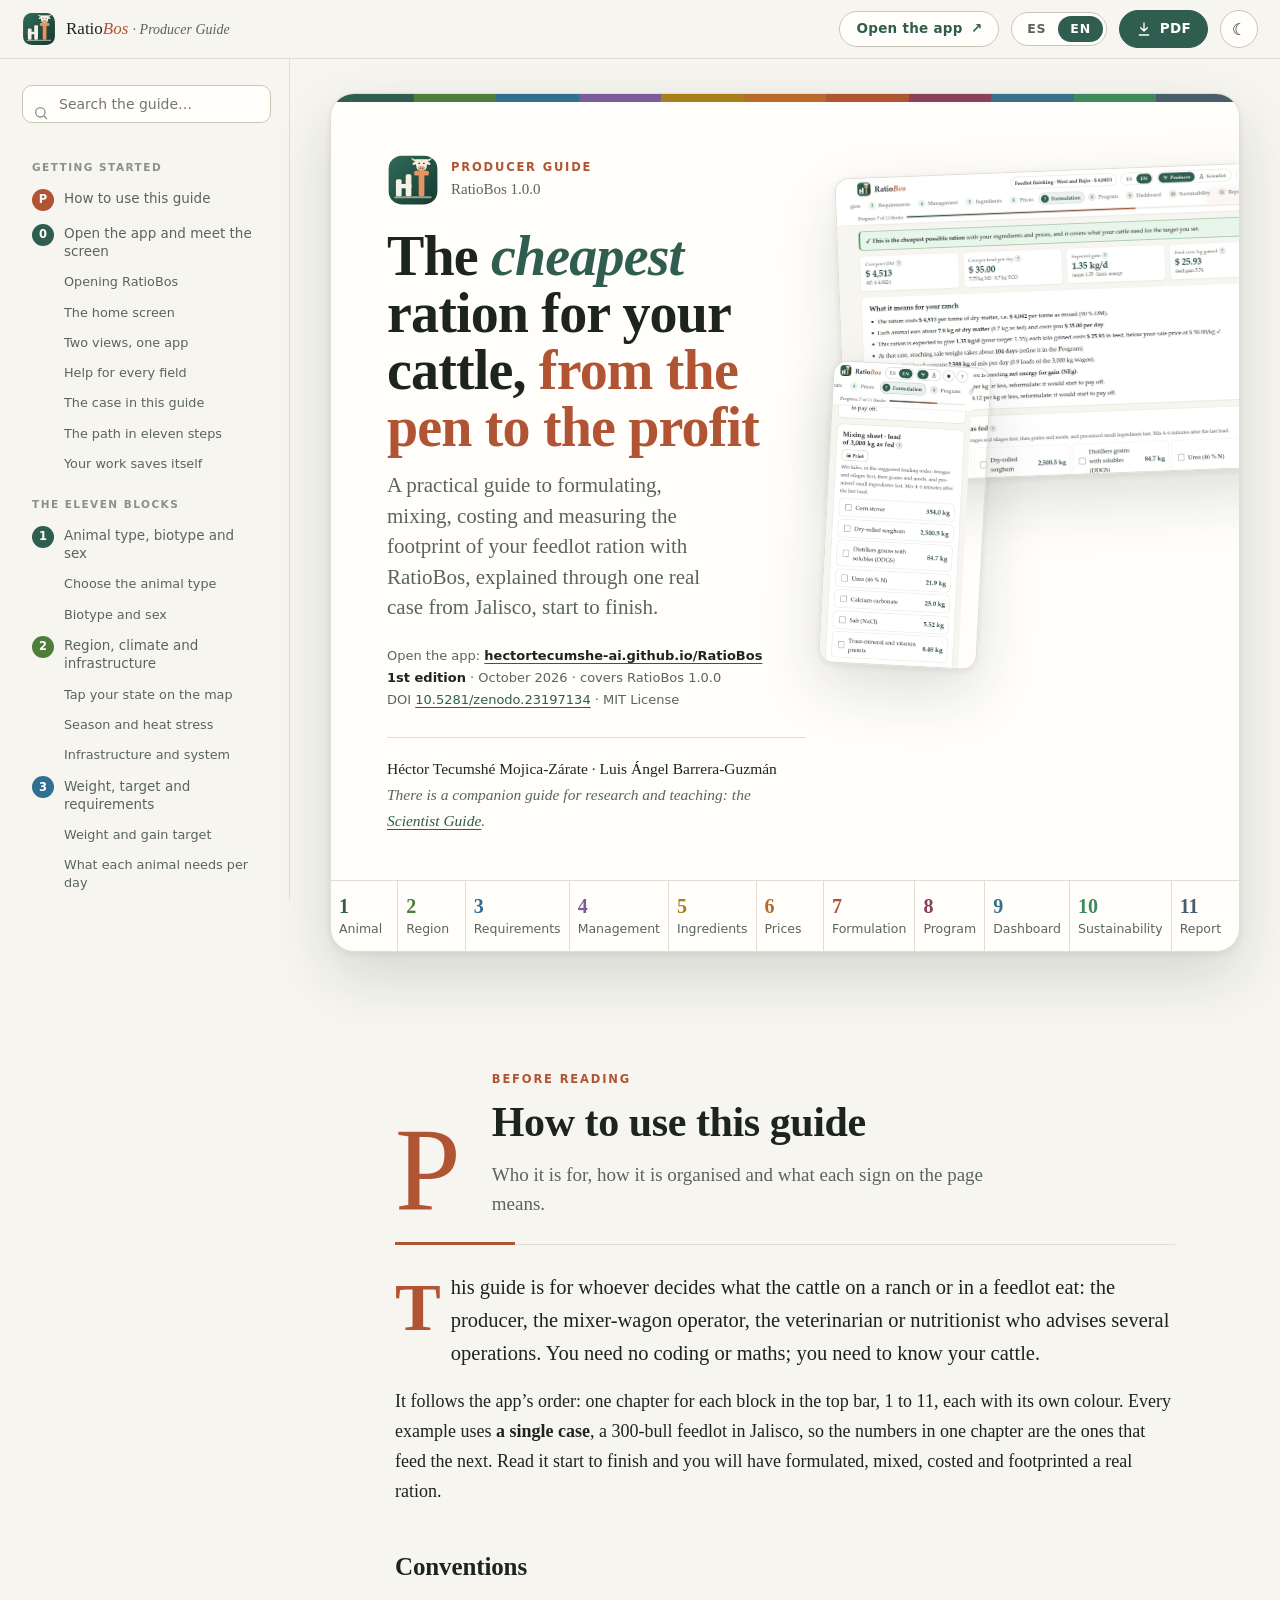
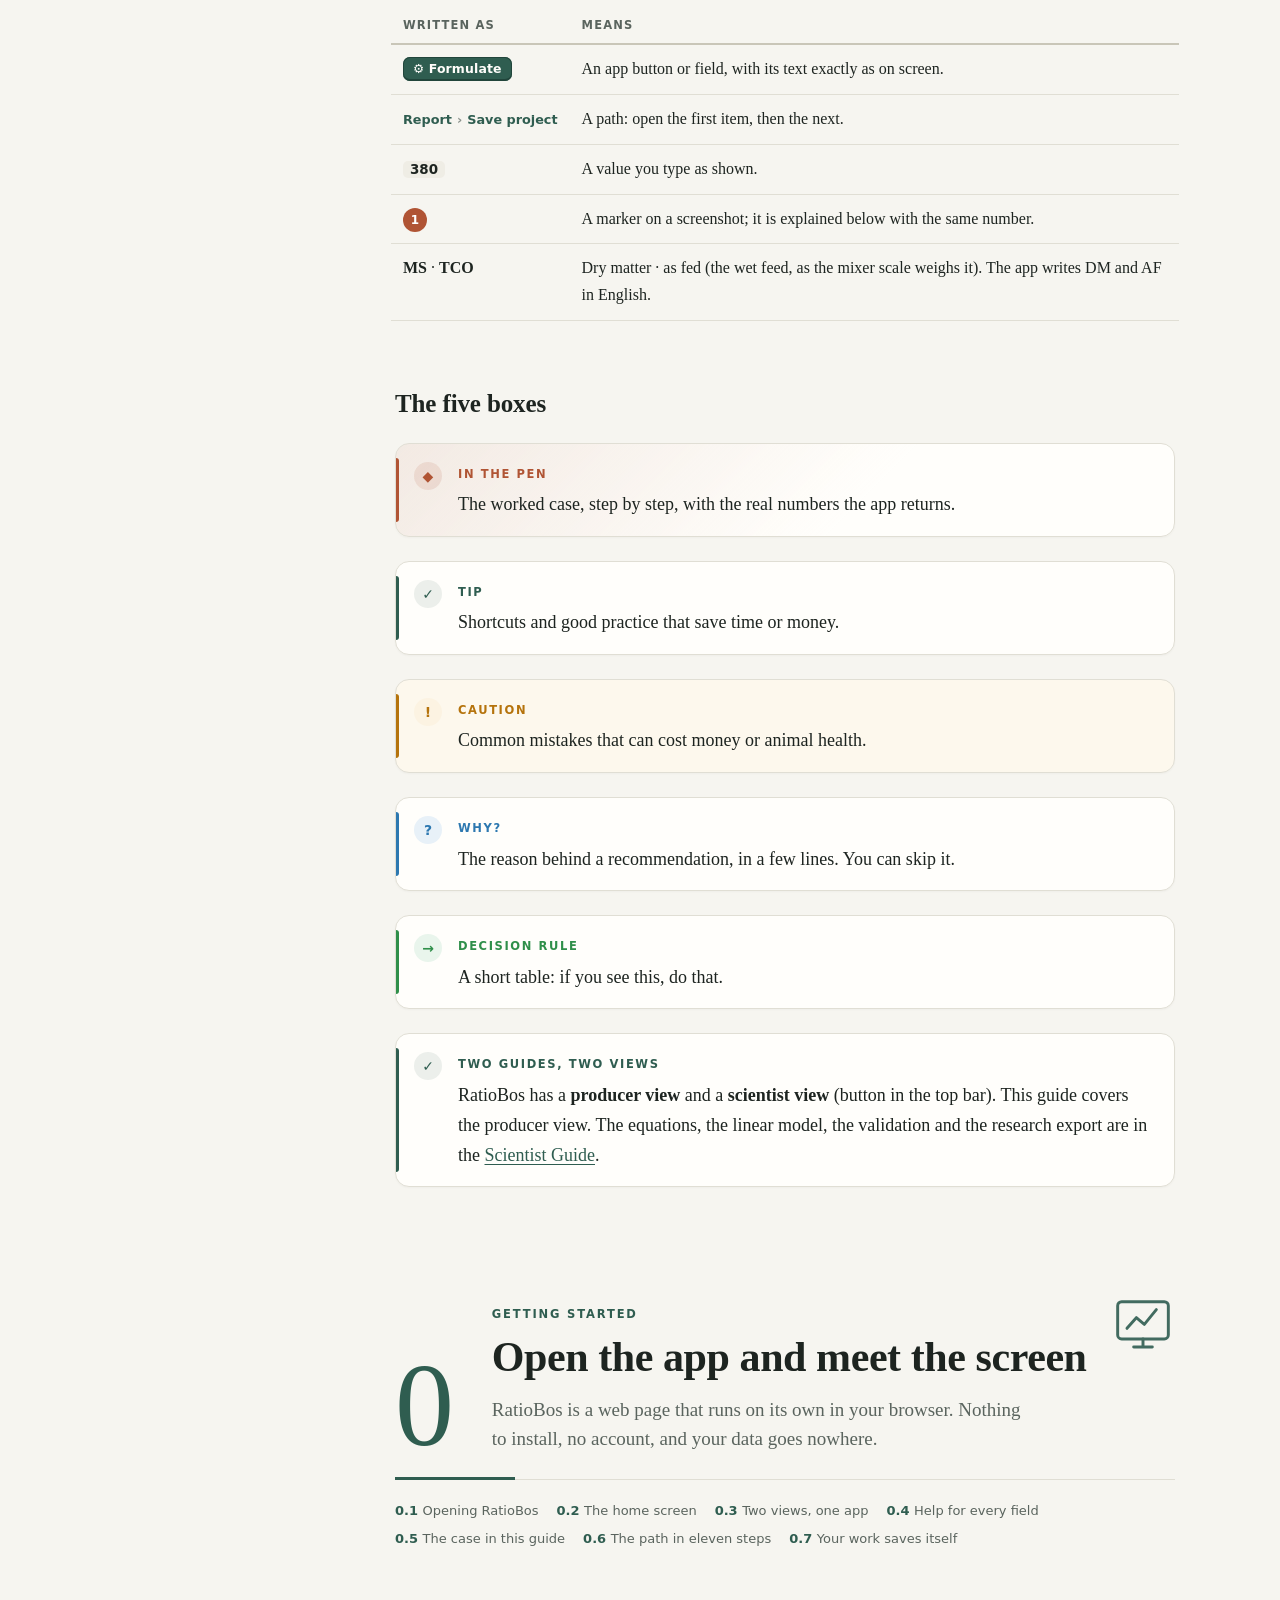
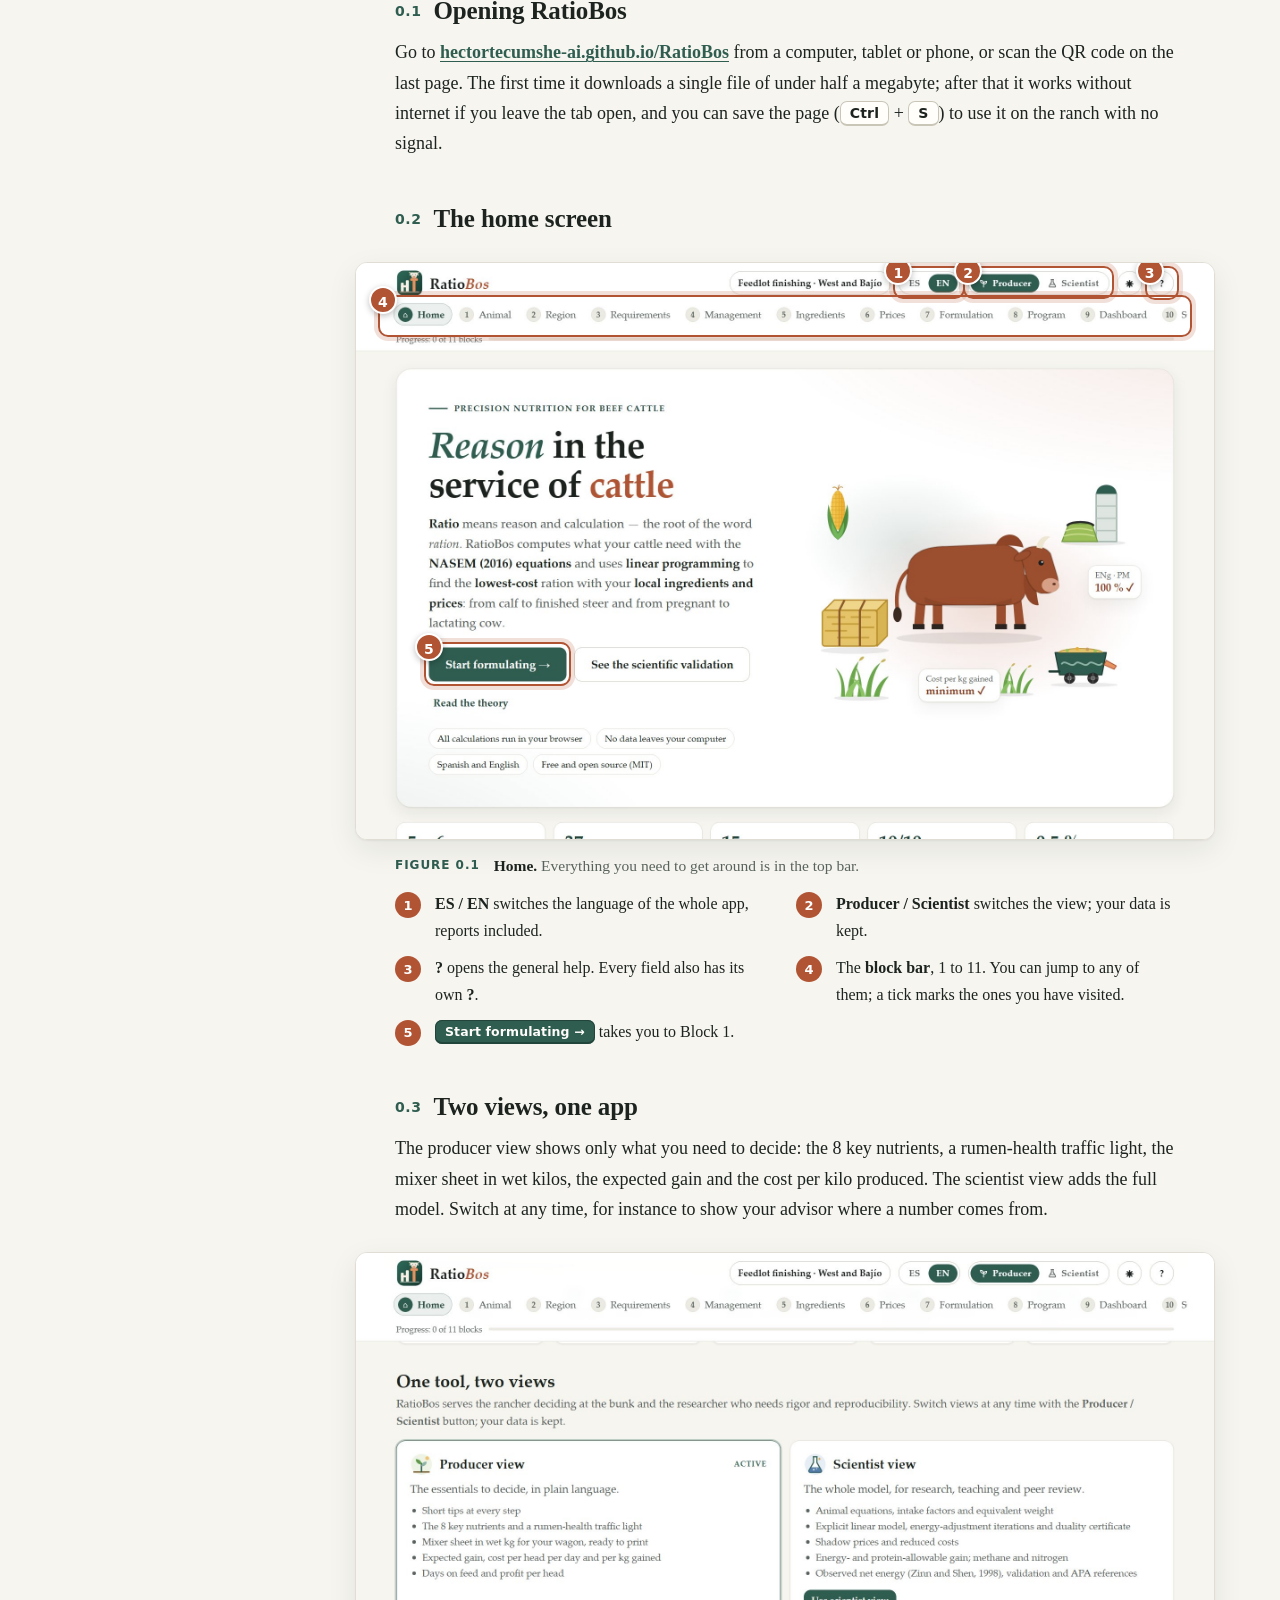
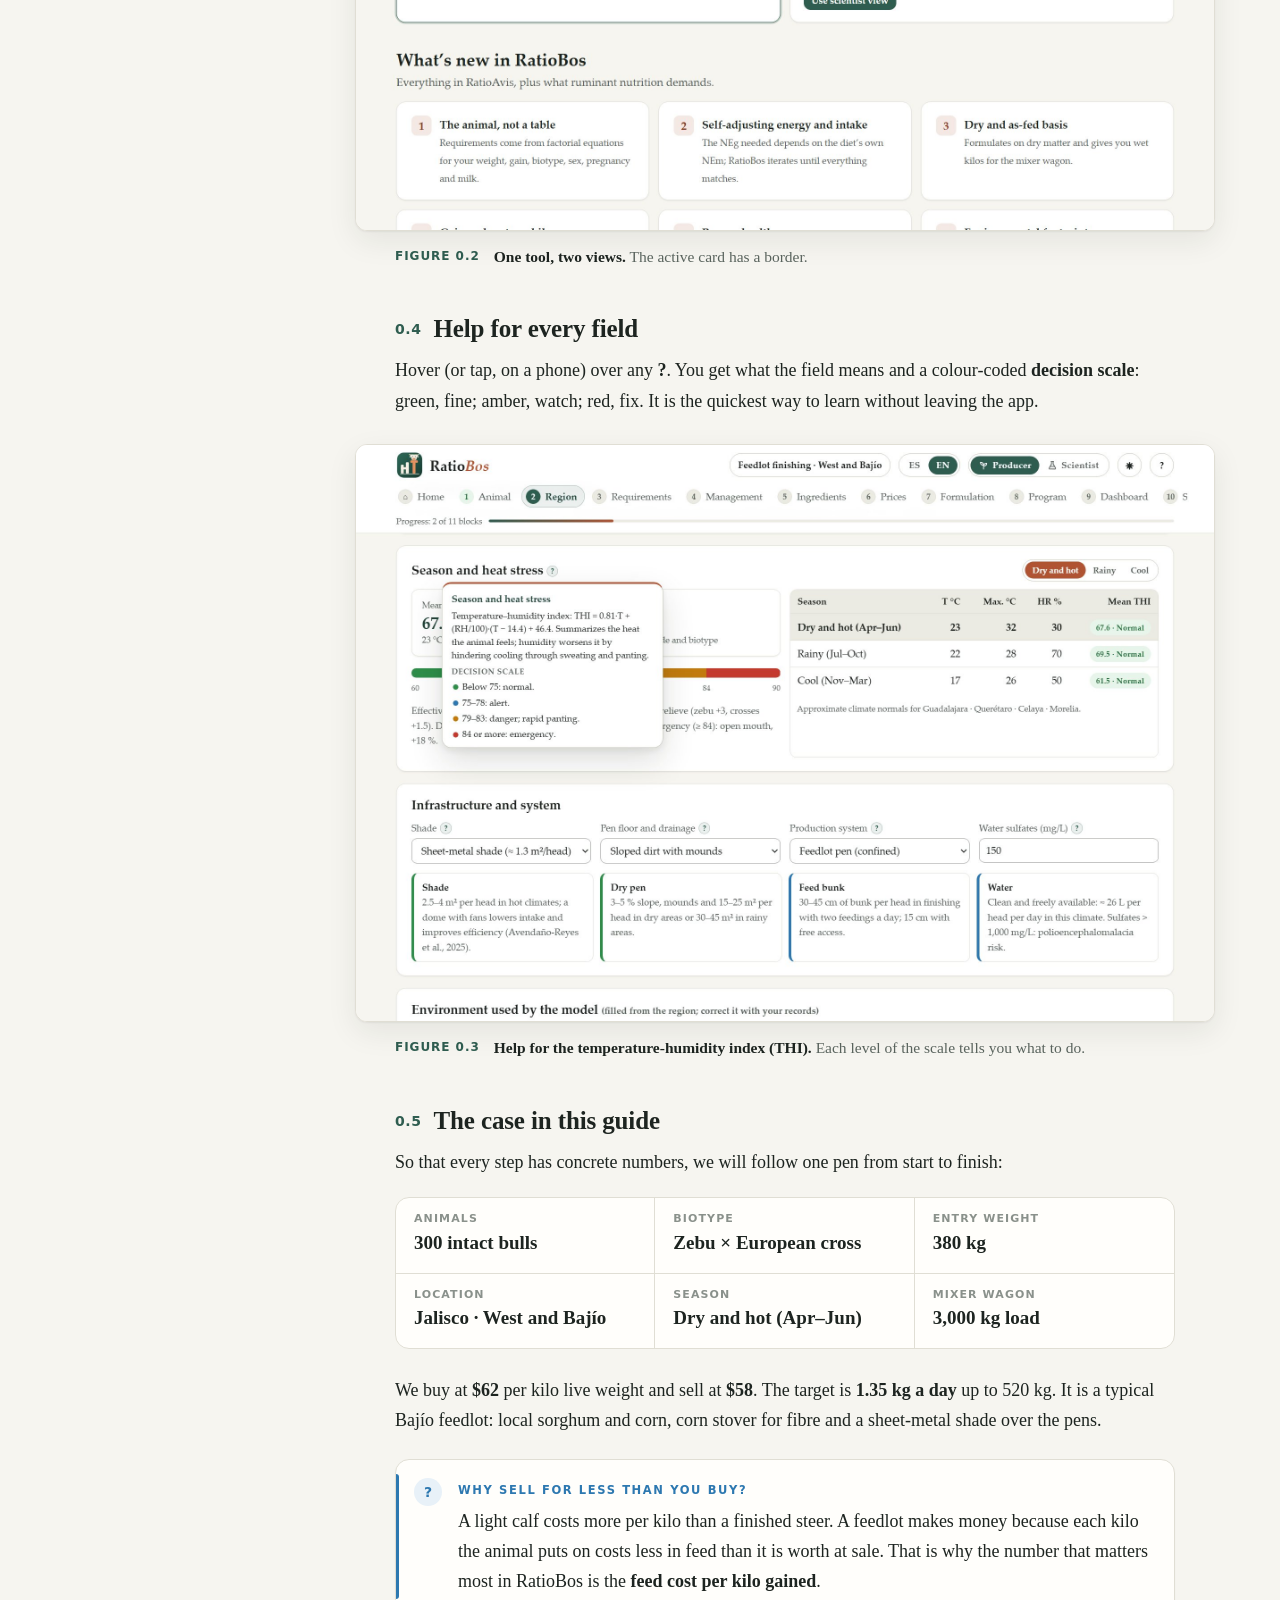
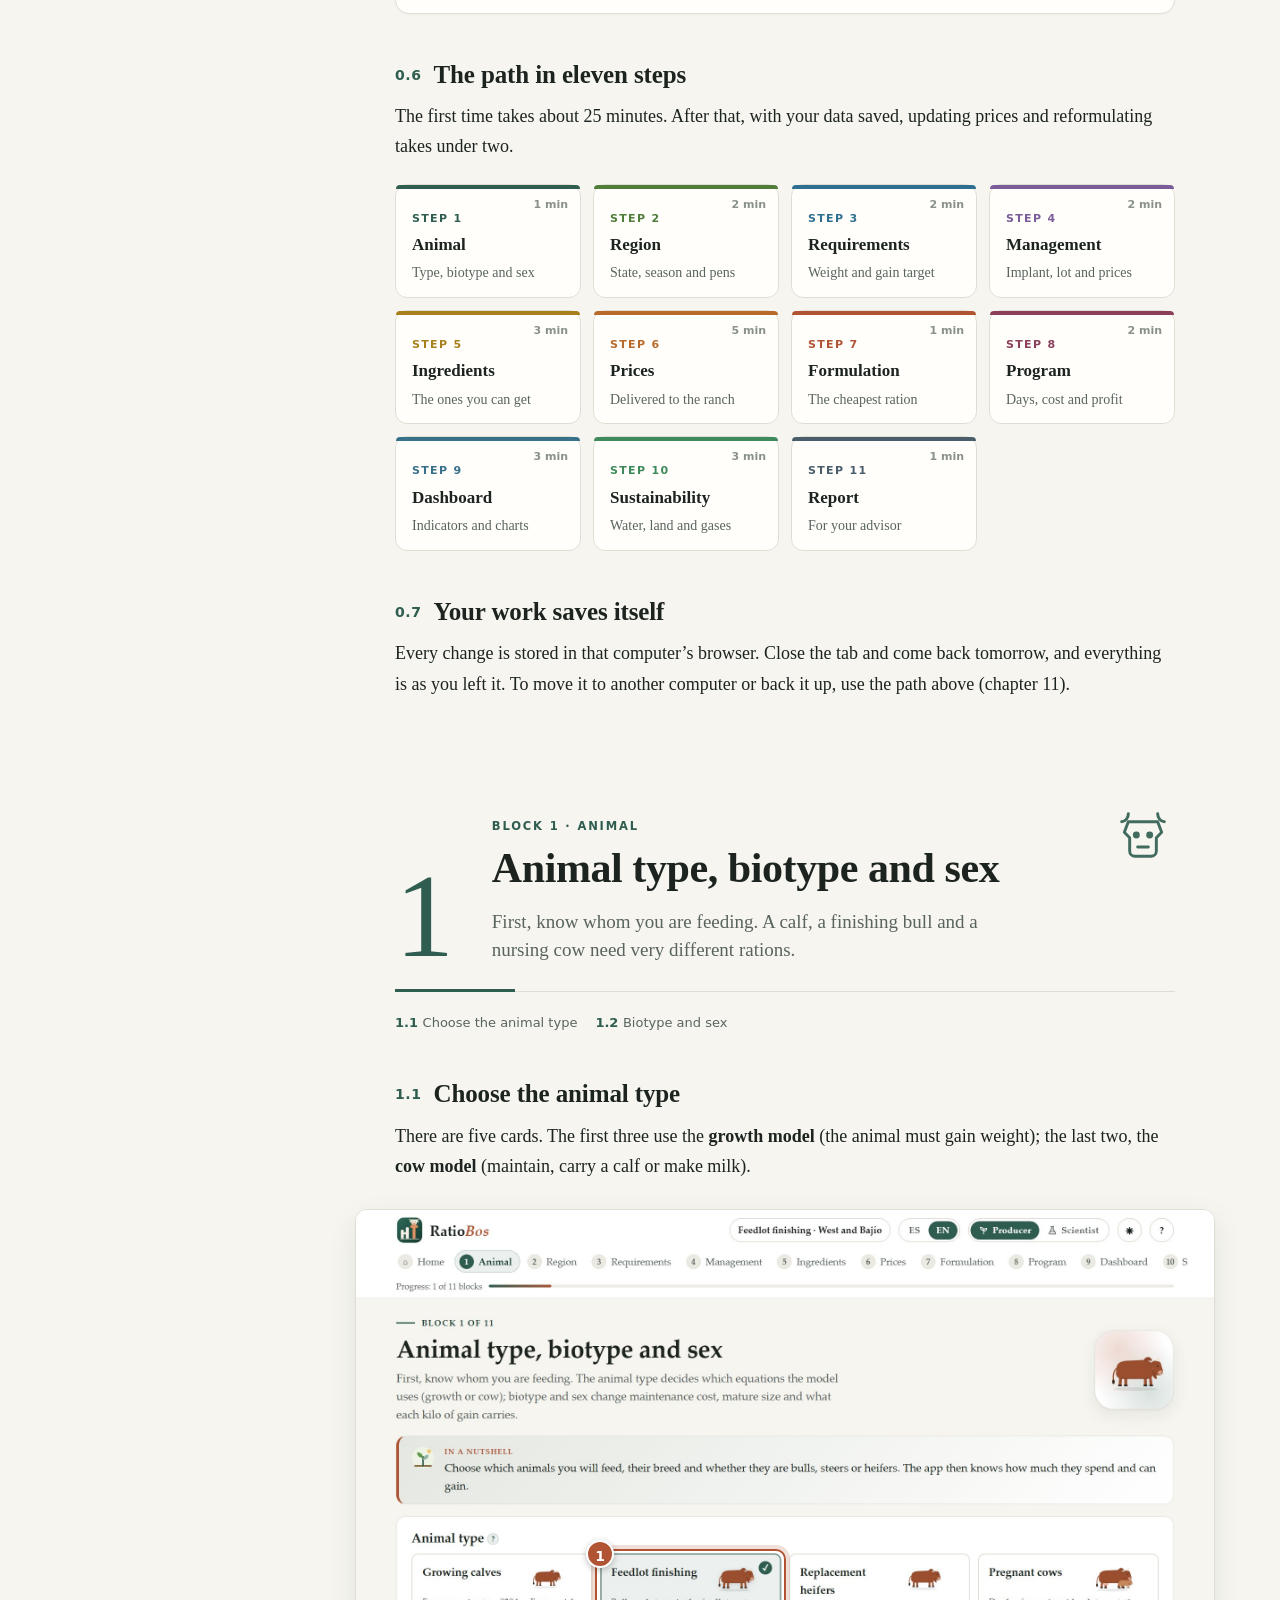
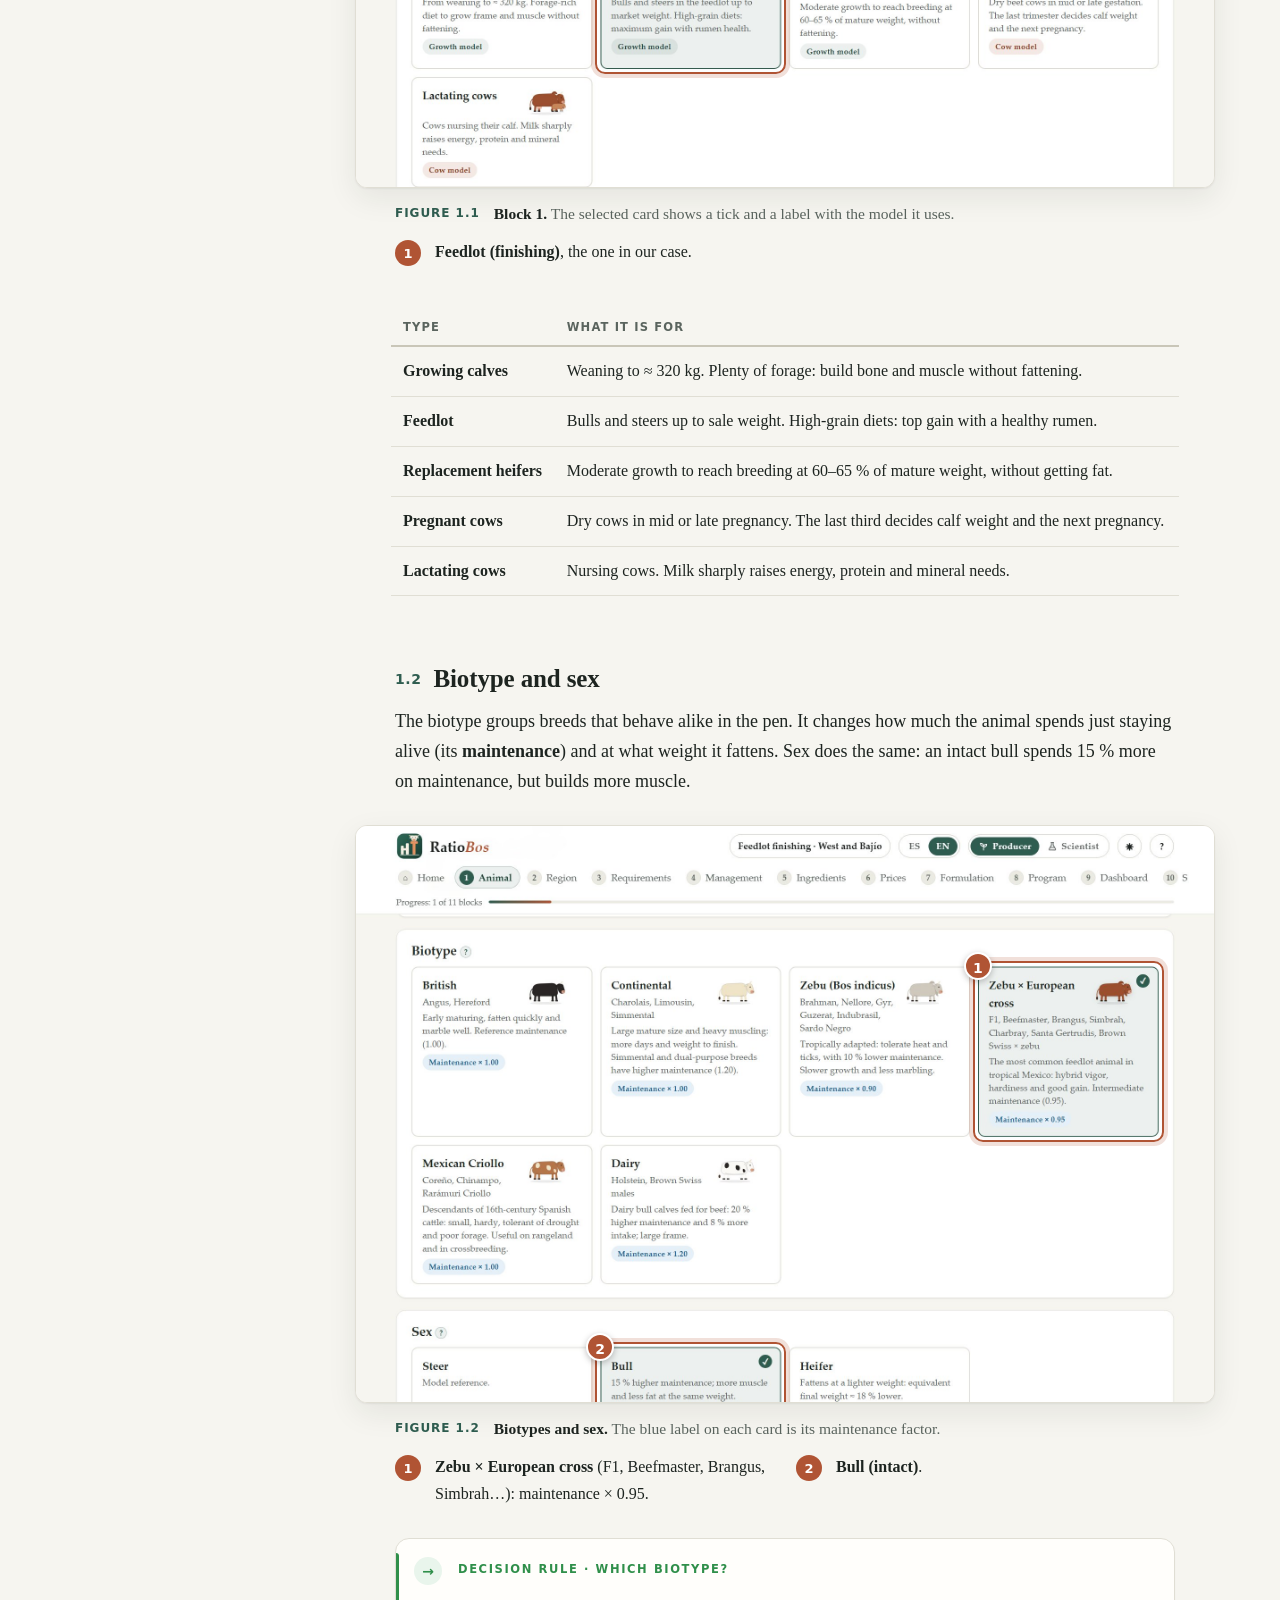
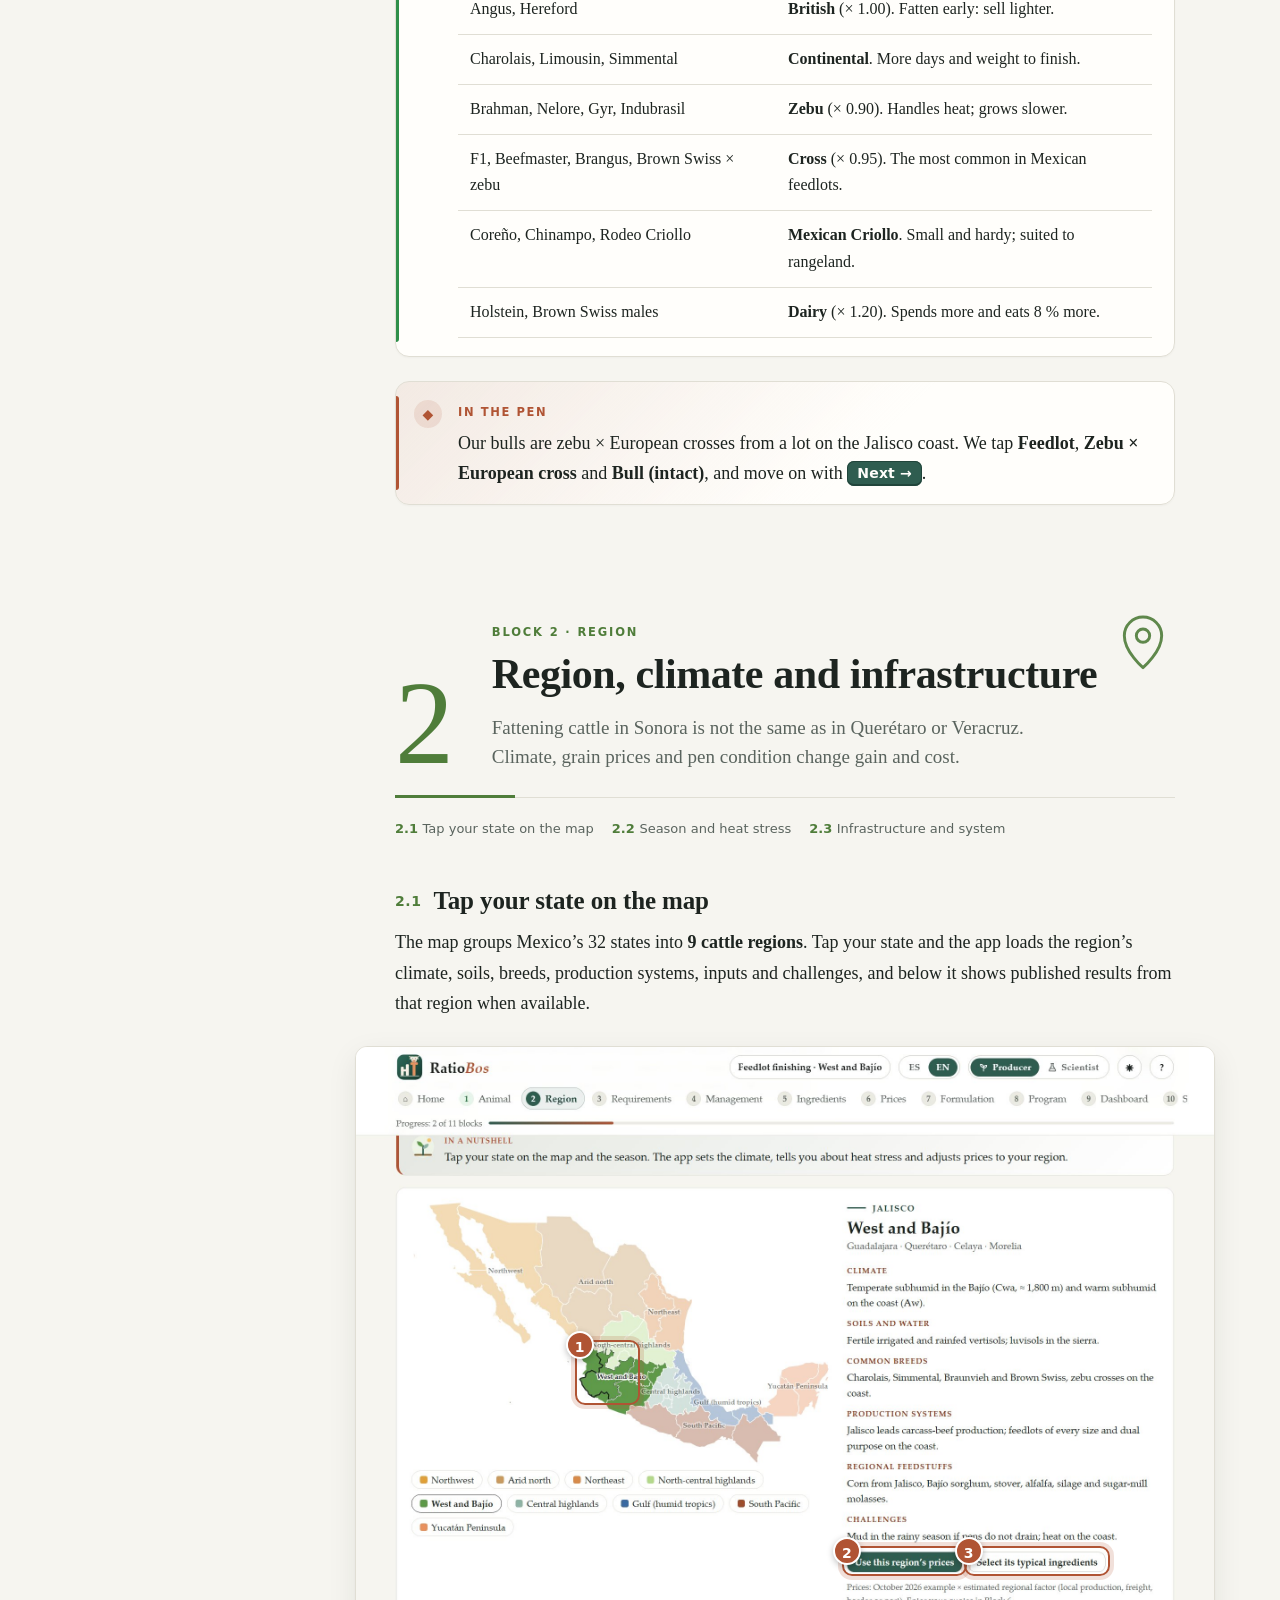
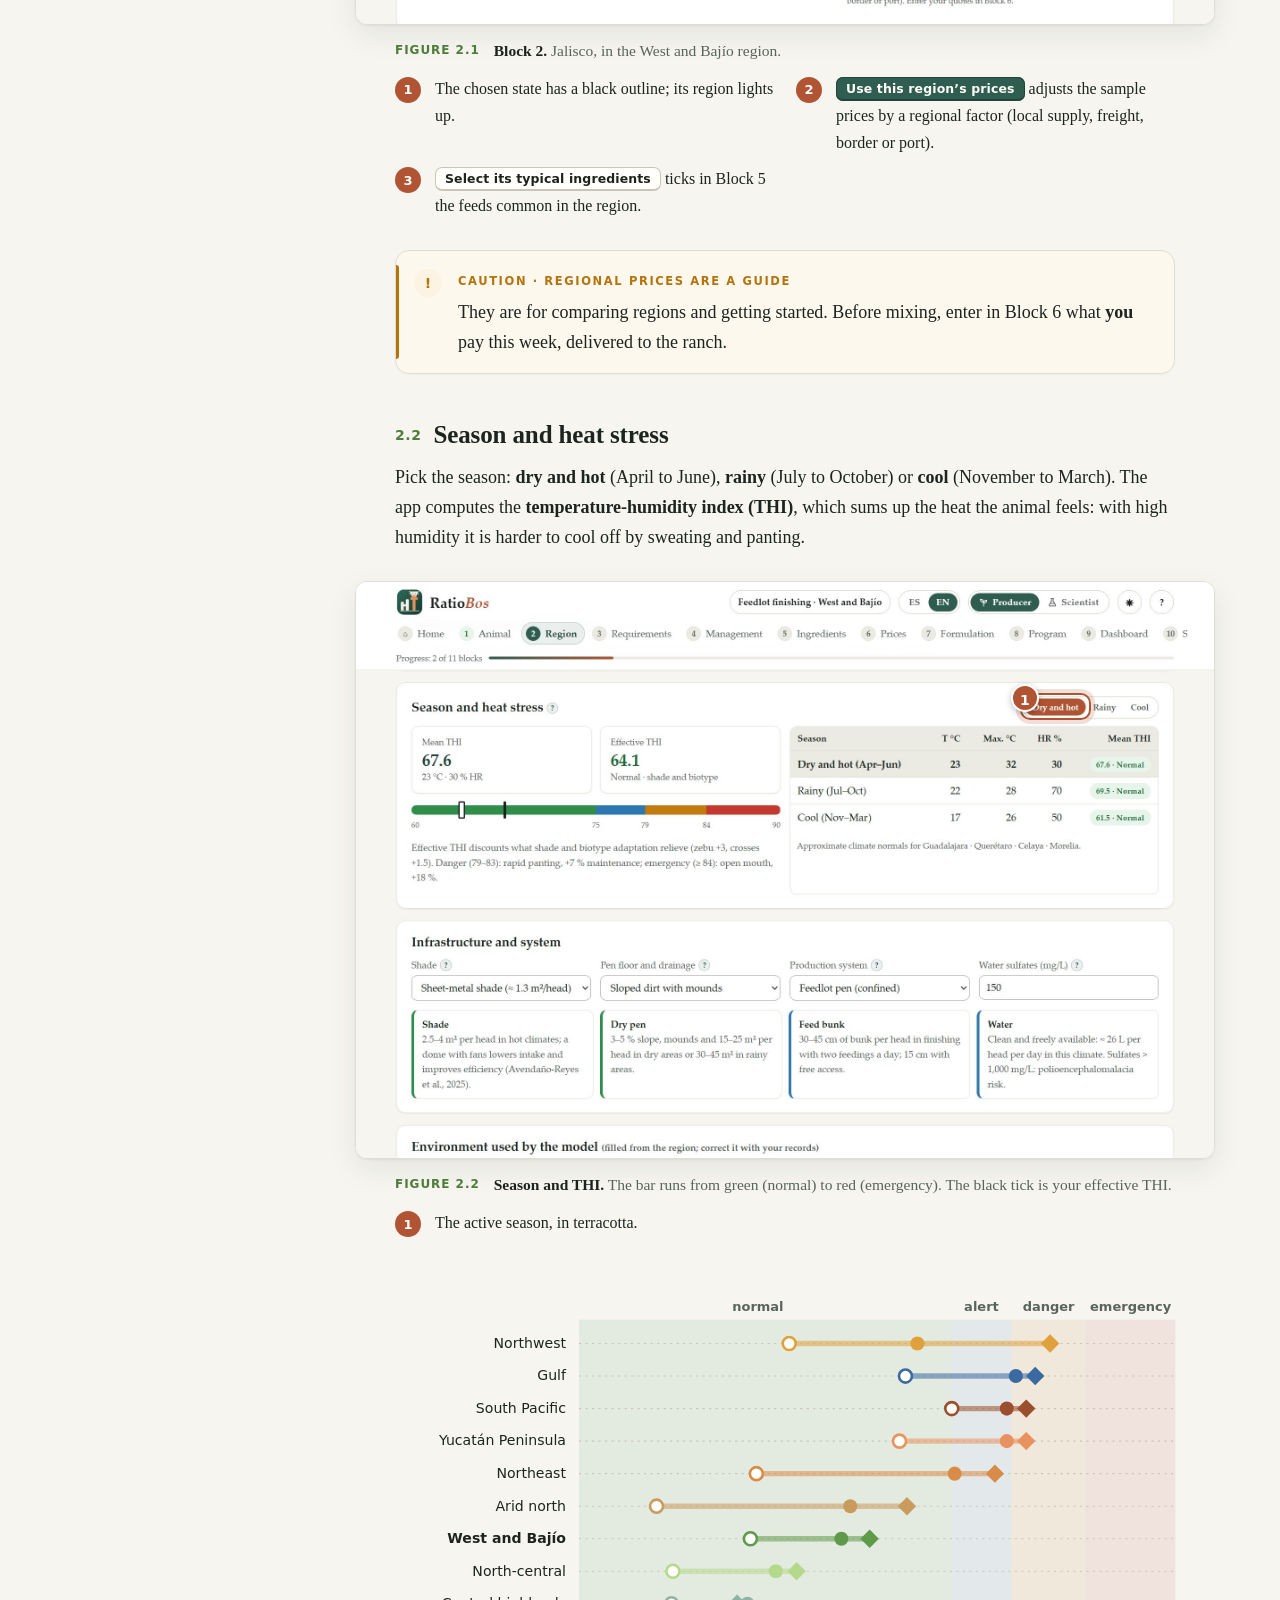
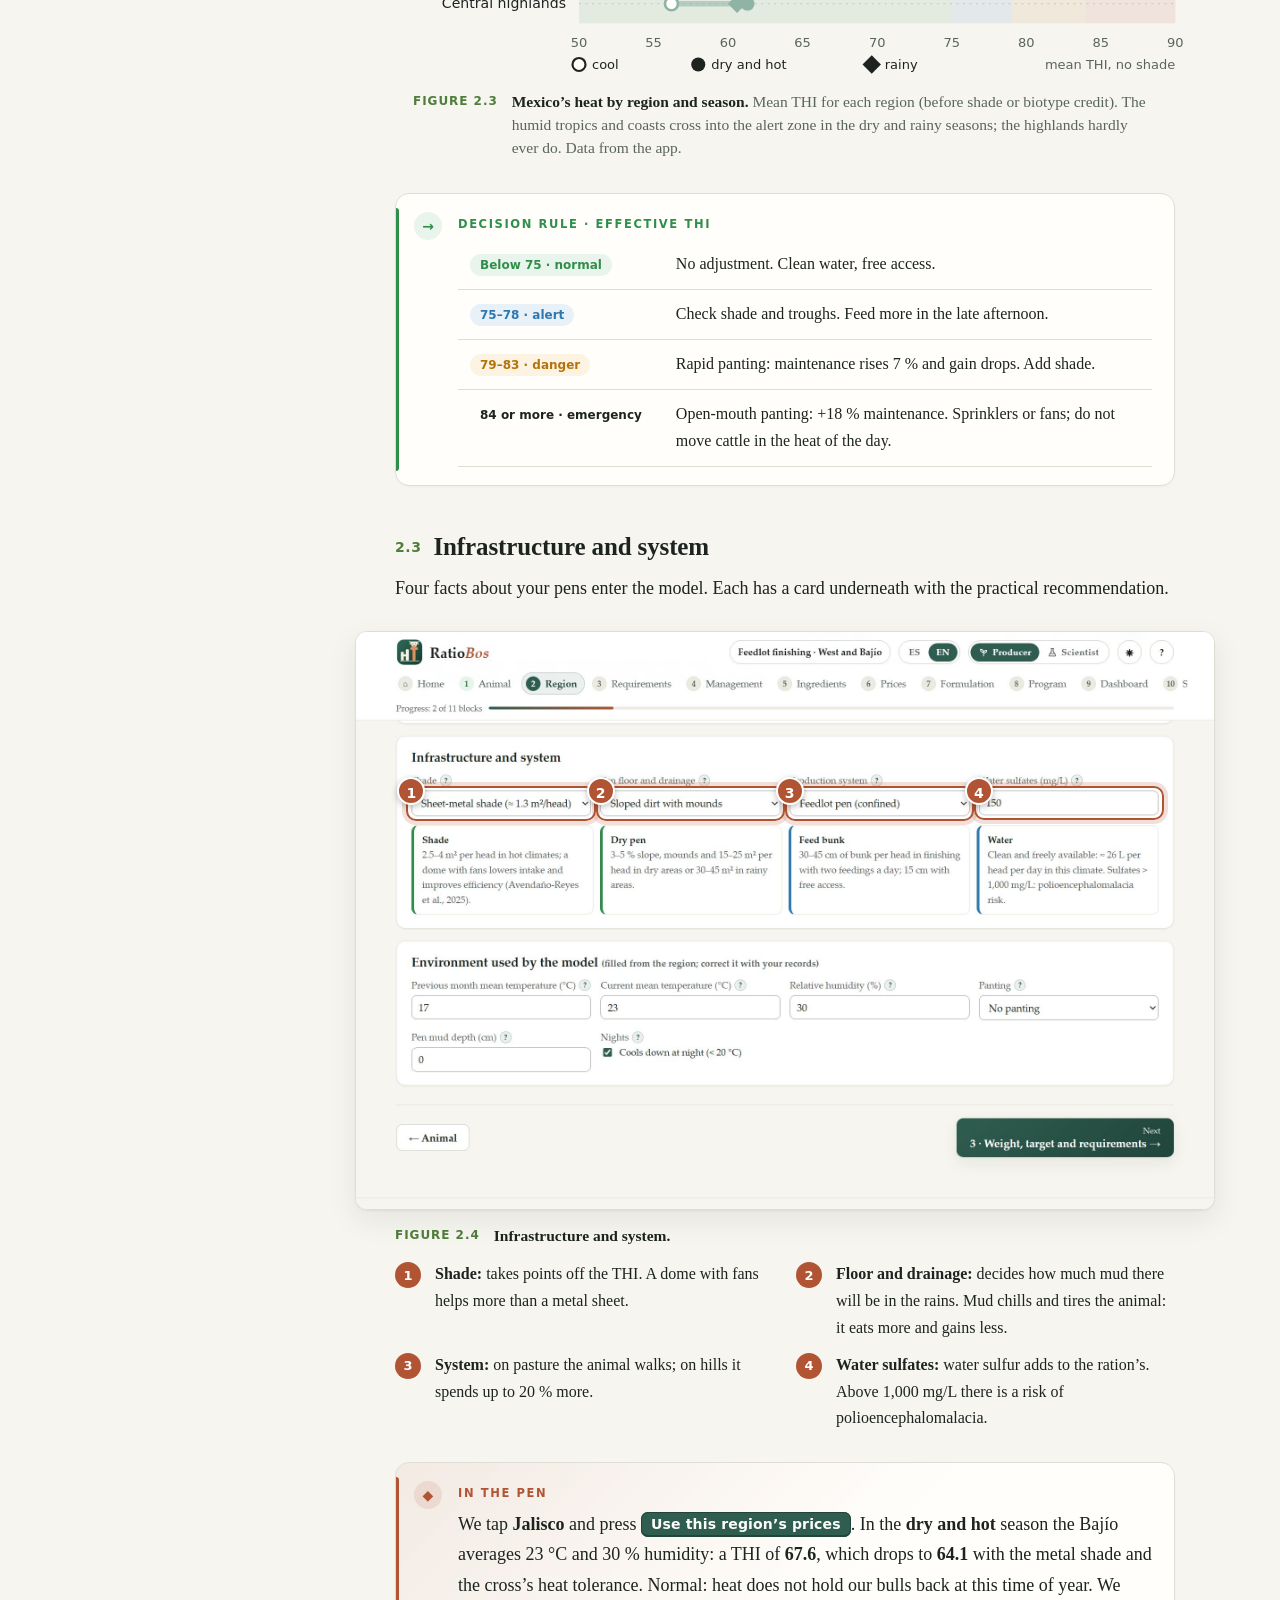
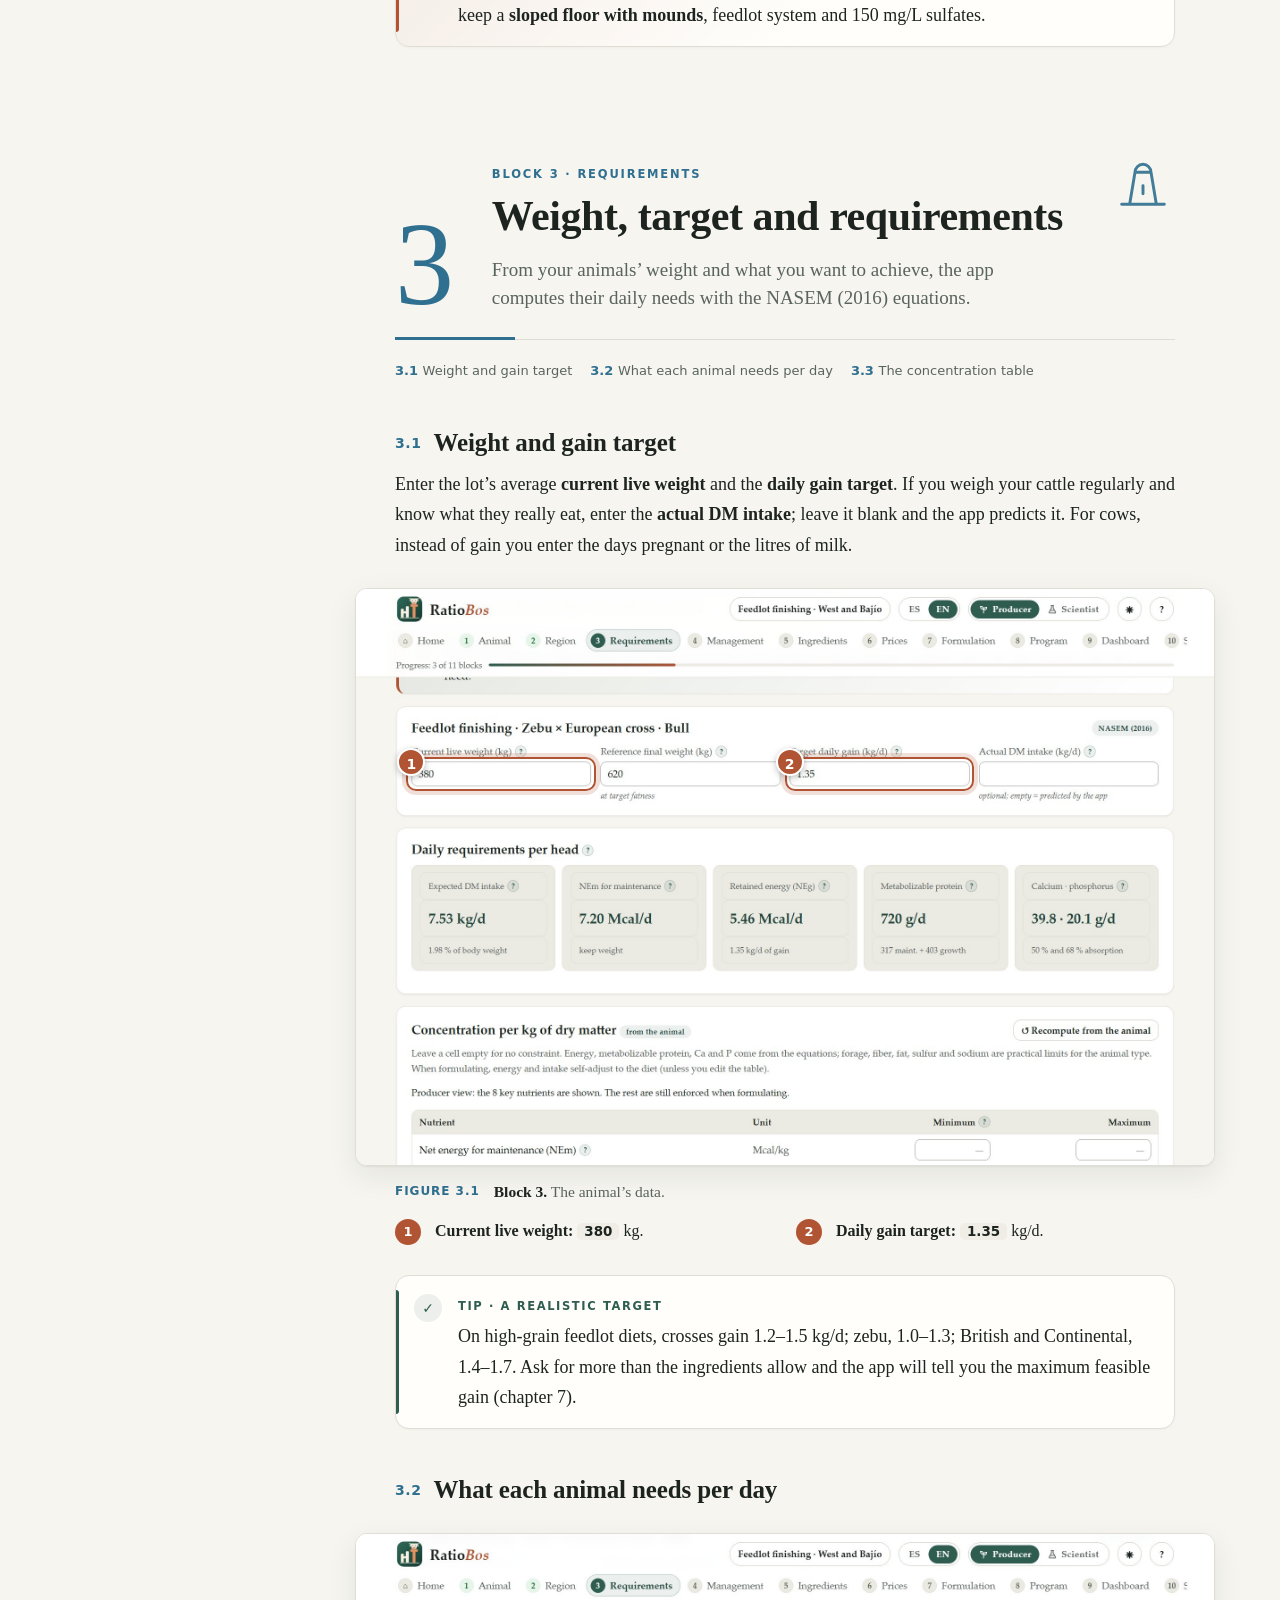
<file: instructivo-productor.html>
<!doctype html>
<html lang="es" data-lang="es">
<head>
<meta charset="utf-8">
<meta name="viewport" content="width=device-width, initial-scale=1">
<title>RatioBos · Instructivo del Productor</title>
<meta name="description" content="Instructivo del Productor de RatioBos: formula paso a paso la ración de mínimo costo para tu ganado de carne. · RatioBos Producer Guide: formulate the least-cost beef cattle ration step by step.">
<link rel="icon" href="logo.svg" type="image/svg+xml">
<style>

/* =====================================================================
   RatioBos · Instructivos
   Misma familia visual que la app: serif clásica, verde pino y terracota.
   ===================================================================== */
:root{
  color-scheme: light;
  --bg:#f6f5f0; --paper:#fffefb; --soft:#efede5; --text:#1d2420; --muted:#5a645e; --faint:#8a918b;
  --line:#e0ded4; --line2:#c9c6b8;
  --pri:#2f5d50; --pri-d:#21453b; --pri-s:rgba(47,93,80,.09);
  --acc:#b05434; --acc-d:#8a3a1f; --acc-s:rgba(176,84,52,.12);
  --ok:#2f8f4a; --ok-s:#e9f5ec; --warn:#b5730c; --warn-s:#fcf3e2; --bad:#b8382e; --bad-s:#fbeae8; --info:#2d78b0; --info-s:#e8f1f8;
  --b1:#2f5d50; --b2:#4f7d3a; --b3:#2f6f8f; --b4:#7a5c99; --b5:#a7801c; --b6:#b86a2a; --b7:#b05434; --b8:#8a3f5a; --b9:#39718a; --b10:#3f8a5c; --b11:#4a5d6b;
  --font:"Palatino Linotype",Palatino,"Book Antiqua","URW Palladio L",P052,"TeX Gyre Pagella",Georgia,serif;
  --sans:"Segoe UI",system-ui,-apple-system,"Helvetica Neue",Arial,sans-serif;
  --shadow:0 1px 2px rgba(30,36,24,.06),0 10px 30px rgba(30,36,24,.08);
  --shadow-lg:0 2px 6px rgba(30,36,24,.08),0 24px 60px rgba(30,36,24,.14);
  --r:14px; --side:290px; --col:780px;
}
@media (prefers-color-scheme: dark){
  :root:not([data-theme="light"]){
    color-scheme: dark;
    --bg:#121614; --paper:#191e1b; --soft:#202622; --text:#e7ebe5; --muted:#a9b2ab; --faint:#7c857e;
    --line:#2c342f; --line2:#3b453f;
    --pri:#8fc2ad; --pri-d:#b5dccb; --pri-s:rgba(143,194,173,.12);
    --acc:#ea926b; --acc-d:#f4b596; --acc-s:rgba(234,146,107,.14);
    --ok:#6cc488; --ok-s:rgba(108,196,136,.12); --warn:#e7b052; --warn-s:rgba(231,176,82,.12); --bad:#ee8a7f; --bad-s:rgba(238,138,127,.12); --info:#78b8e4; --info-s:rgba(120,184,228,.12);
    --b1:#8fc2ad; --b2:#a9cf7e; --b3:#7fbddb; --b4:#bba3d6; --b5:#e3c063; --b6:#e9a066; --b7:#ea926b; --b8:#e08aa8; --b9:#86c3dc; --b10:#86d1a2; --b11:#9fb4c2;
    --shadow:0 1px 2px rgba(0,0,0,.4),0 10px 30px rgba(0,0,0,.35); --shadow-lg:0 2px 6px rgba(0,0,0,.45),0 24px 60px rgba(0,0,0,.5);
  }
}
:root[data-theme="dark"]{
  color-scheme: dark;
  --bg:#121614; --paper:#191e1b; --soft:#202622; --text:#e7ebe5; --muted:#a9b2ab; --faint:#7c857e;
  --line:#2c342f; --line2:#3b453f;
  --pri:#8fc2ad; --pri-d:#b5dccb; --pri-s:rgba(143,194,173,.12);
  --acc:#ea926b; --acc-d:#f4b596; --acc-s:rgba(234,146,107,.14);
  --ok:#6cc488; --ok-s:rgba(108,196,136,.12); --warn:#e7b052; --warn-s:rgba(231,176,82,.12); --bad:#ee8a7f; --bad-s:rgba(238,138,127,.12); --info:#78b8e4; --info-s:rgba(120,184,228,.12);
  --b1:#8fc2ad; --b2:#a9cf7e; --b3:#7fbddb; --b4:#bba3d6; --b5:#e3c063; --b6:#e9a066; --b7:#ea926b; --b8:#e08aa8; --b9:#86c3dc; --b10:#86d1a2; --b11:#9fb4c2;
  --shadow:0 1px 2px rgba(0,0,0,.4),0 10px 30px rgba(0,0,0,.35); --shadow-lg:0 2px 6px rgba(0,0,0,.45),0 24px 60px rgba(0,0,0,.5);
}

/* ---------- idioma: solo se ve el activo ---------- */
html[data-lang="es"] [lang="en"]:not(html), html[data-lang="en"] [lang="es"]:not(html){display:none!important}

*{box-sizing:border-box}
html,body{overflow-x:clip}
html{scroll-behavior:smooth;scroll-padding-top:84px}
body{margin:0;background:var(--bg);color:var(--text);font-family:var(--font);font-size:18px;line-height:1.68;
  -webkit-font-smoothing:antialiased;text-rendering:optimizeLegibility;font-variant-numeric:lining-nums proportional-nums}
img{max-width:100%;display:block}
a{color:var(--pri);text-decoration-thickness:1px;text-underline-offset:3px}
b,strong{font-weight:700}
h1,h2,h3,h4{font-weight:700;line-height:1.18;color:var(--text);font-variant-numeric:lining-nums}
table,.num,.kpi b,figure figcaption .fn{font-variant-numeric:lining-nums tabular-nums}
.sc{font-variant:small-caps;letter-spacing:.06em}
.eyebrow{font-family:var(--sans);font-size:11.5px;font-weight:700;letter-spacing:.16em;text-transform:uppercase;color:var(--acc)}

/* ---------- barra superior ---------- */
.top{position:sticky;top:0;z-index:50;display:flex;align-items:center;gap:12px;padding:10px 22px;
  background:color-mix(in srgb,var(--bg) 86%,transparent);backdrop-filter:saturate(1.4) blur(12px);-webkit-backdrop-filter:saturate(1.4) blur(12px);border-bottom:1px solid var(--line)}
.top .brand{display:flex;align-items:center;gap:10px;text-decoration:none;color:var(--text);min-width:0}
.top .brand img{width:34px;height:34px;border-radius:9px;flex:none}
.top .brand span{font-size:17px;white-space:nowrap;overflow:hidden;text-overflow:ellipsis}
.top .brand i{color:var(--acc)}
.top .brand small{color:var(--muted);font-style:italic;font-size:14px}
.top .sp{flex:1}
.seg{display:inline-flex;border:1px solid var(--line2);border-radius:999px;padding:3px;background:var(--paper)}
.seg button{border:0;background:none;font:700 12.5px/1 var(--sans);letter-spacing:.06em;color:var(--muted);padding:7px 12px;border-radius:999px;cursor:pointer}
.seg button.on{background:var(--pri);color:var(--paper)}
:root[data-theme="dark"] .seg button.on{color:#10221b}
.ib{display:inline-grid;place-items:center;width:38px;height:38px;border-radius:50%;border:1px solid var(--line2);background:var(--paper);color:var(--text);cursor:pointer;font-size:16px;text-decoration:none}
.btn{display:inline-flex;align-items:center;gap:8px;border:1px solid var(--pri);background:var(--pri);color:var(--paper);font:700 13.5px/1 var(--sans);letter-spacing:.02em;padding:10px 16px;border-radius:999px;cursor:pointer;text-decoration:none}
.btn.ghost{background:var(--paper);color:var(--pri);border-color:var(--line2)}
.btn svg{width:16px;height:16px}
#leido{position:absolute;left:0;bottom:-1px;height:2px;width:0;background:linear-gradient(90deg,var(--pri),var(--acc))}
#menuBtn{display:none}

/* ---------- maqueta ---------- */
.layout{display:grid;grid-template-columns:var(--side) minmax(0,1fr);max-width:1320px;margin:0 auto}
aside.toc{position:sticky;top:59px;align-self:start;height:calc(100vh - 59px);overflow:auto;padding:26px 18px 40px 22px;border-right:1px solid var(--line);font-family:var(--sans);font-size:13.5px}
.search{position:relative;margin-bottom:18px}
.search input{width:100%;padding:10px 12px 10px 36px;border:1px solid var(--line2);border-radius:10px;background:var(--paper);color:var(--text);font:14px var(--sans)}
.search svg{position:absolute;left:11px;top:50%;width:16px;height:16px;transform:translateY(-50%);color:var(--faint)}
.search .hits{font-size:12px;color:var(--muted);margin:6px 2px 0;min-height:1em}
.toc ol{list-style:none;margin:0;padding:0}
.toc li{margin:1px 0}
.toc a{display:flex;gap:10px;align-items:baseline;padding:6px 10px;border-radius:8px;color:var(--muted);text-decoration:none;line-height:1.35}
.toc a:hover{background:var(--soft);color:var(--text)}
.toc a.act{background:var(--pri-s);color:var(--text);font-weight:600}
.toc .n{flex:none;display:inline-grid;place-items:center;width:22px;height:22px;border-radius:50%;font-size:11.5px;font-weight:700;color:#fff;background:var(--c,var(--faint))}
:root[data-theme="dark"] .toc .n{color:#111}
.toc .sub a{padding-left:42px;font-size:12.8px}
.toc .sub a.act{font-weight:600}
.toc .grp{margin:18px 10px 6px;font-size:10.5px;font-weight:700;letter-spacing:.14em;text-transform:uppercase;color:var(--faint)}
.toc li.hide{display:none}

main{min-width:0;padding:0 40px 120px}
.doc{max-width:var(--col);margin:0 auto}

/* ---------- portada ---------- */
.cover{position:relative;margin:34px auto 30px;max-width:1040px;border-radius:24px;overflow:hidden;background:var(--paper);box-shadow:var(--shadow-lg);border:1px solid var(--line)}
.cover .band{display:flex;height:8px}.cover .band i{flex:1}
.cover .in{display:grid;grid-template-columns:1.1fr .9fr;gap:34px;padding:52px 56px 46px}
.cover .kick{display:flex;align-items:center;gap:12px;margin-bottom:22px}
.cover .kick img{width:52px;height:52px;border-radius:13px}
.cover h1{font-size:clamp(38px,4.6vw,56px);margin:0 0 6px;letter-spacing:-.015em;line-height:1.02}
.cover h1 em{font-style:italic;color:var(--pri);font-weight:600}
.cover h1 .a{color:var(--acc)}
.cover .sub{font-size:21px;color:var(--muted);margin:14px 0 22px;max-width:30ch;line-height:1.45}
.cover .meta{font-family:var(--sans);font-size:13px;color:var(--muted);line-height:1.7}
.cover .meta b{color:var(--text)}
.cover .who{margin-top:26px;padding-top:18px;border-top:1px solid var(--line);font-size:15.5px}
.cover .who span{color:var(--muted);font-style:italic}
.cover .art{position:relative;min-height:380px}
.cover .art .frame{position:absolute;right:-110px;top:16px;width:calc(100% + 110px);border-radius:14px;overflow:hidden;box-shadow:var(--shadow-lg);border:1px solid var(--line);transform:rotate(-2.2deg)}
.cover .art .frame.b{top:210px;right:auto;left:-14px;width:46%;transform:rotate(3deg)}
.cover .steps{display:grid;grid-template-columns:repeat(11,1fr);border-top:1px solid var(--line);font-family:var(--sans)}
.cover .steps div{padding:12px 8px 14px;border-right:1px solid var(--line);font-size:12.5px;color:var(--muted);line-height:1.3}
.cover .steps div:last-child{border-right:0}
.cover .steps b{display:block;font-size:20px;font-family:var(--font);color:var(--c);margin-bottom:2px}

/* ---------- capítulos ---------- */
.chap{position:relative;margin-top:80px;padding-top:4px}
.chap-head{position:relative;display:grid;grid-template-columns:auto 1fr;gap:4px 26px;align-items:end;padding:34px 0 26px;margin-bottom:26px;border-bottom:1px solid var(--line)}
.chap-head .big{grid-row:span 3;font-size:118px;line-height:.8;font-weight:400;color:var(--c);font-variant-numeric:lining-nums;letter-spacing:-.04em}
.chap-head .eyebrow{color:var(--c)}
.chap-head h2{font-size:clamp(30px,3.6vw,42px);margin:4px 0 0;letter-spacing:-.01em;padding-right:76px}
.chap-head p{grid-column:2;margin:10px 0 0;color:var(--muted);font-size:19px;line-height:1.5;max-width:56ch}
.chap-head .rule{position:absolute;left:0;bottom:-1px;width:120px;height:3px;background:var(--c)}
.chap-head .ico{position:absolute;right:0;top:20px;width:64px;height:64px;color:var(--c);opacity:.9}
.inchap{display:flex;flex-wrap:wrap;gap:6px 18px;margin:-6px 0 28px;font-family:var(--sans);font-size:13px}
.inchap a{color:var(--muted);text-decoration:none}
.inchap a::before{content:attr(data-n)" ";color:var(--c);font-weight:700}
.inchap a:hover{color:var(--text)}

h3{font-size:25px;margin:46px 0 12px;letter-spacing:-.005em;scroll-margin-top:84px}
h3 .sn{font-family:var(--sans);font-size:14px;font-weight:700;color:var(--c,var(--acc));margin-right:12px;vertical-align:3px;letter-spacing:.04em}
h4{font-size:19px;margin:28px 0 8px}
p{margin:0 0 16px}
.lead{font-size:20.5px;line-height:1.6;color:var(--text)}
.lead::first-letter{float:left;font-size:3.35em;line-height:.9;padding:6px 10px 0 0;color:var(--c,var(--pri));font-weight:600}
ul,ol{padding-left:24px;margin:0 0 18px}
li{margin:5px 0}
li::marker{color:var(--c,var(--acc))}
kbd,.ui{font-family:var(--sans);font-size:.78em;font-weight:700;letter-spacing:.01em;white-space:nowrap;padding:3px 9px 3px;border-radius:7px;border:1px solid var(--line2);border-bottom-width:2px;background:var(--paper);color:var(--text);vertical-align:1px}
.ui.pri{background:var(--pri);border-color:var(--pri-d);color:var(--paper)}
.path{font-family:var(--sans);font-size:.8em;font-weight:600;color:var(--pri);white-space:nowrap}
.path i{font-style:normal;color:var(--faint);margin:0 5px}
.val{font-family:var(--sans);font-size:.84em;font-weight:600;background:var(--soft);padding:1px 7px;border-radius:5px;white-space:nowrap}

/* ---------- recuadros ---------- */
.box{position:relative;margin:24px 0;padding:18px 22px 16px 62px;border-radius:var(--r);background:var(--paper);border:1px solid var(--line);box-shadow:0 1px 2px rgba(0,0,0,.03)}
.box::before{content:"";position:absolute;left:0;top:14px;bottom:14px;width:3px;border-radius:0 3px 3px 0;background:var(--k)}
.box .bi{position:absolute;left:18px;top:18px;width:28px;height:28px;border-radius:50%;display:grid;place-items:center;background:var(--ks);color:var(--k);font:700 14px/1 var(--sans)}
.box .bt{display:block;font:700 11.5px/1.2 var(--sans);letter-spacing:.14em;text-transform:uppercase;color:var(--k);margin:6px 0 8px}
.box p:last-child,.box ul:last-child,.box ol:last-child{margin-bottom:0}
.box.tip{--k:var(--pri);--ks:var(--pri-s)}
.box.warn{--k:var(--warn);--ks:var(--warn-s);background:color-mix(in srgb,var(--warn-s) 55%,var(--paper))}
.box.why{--k:var(--info);--ks:var(--info-s)}
.box.farm{--k:var(--acc);--ks:var(--acc-s);background:linear-gradient(135deg,color-mix(in srgb,var(--acc-s) 70%,var(--paper)),var(--paper) 60%)}
.box.rule{--k:var(--ok);--ks:var(--ok-s)}
.box.rule table{margin:6px 0 2px}
.box.rule td:first-child{min-width:200px}

/* ---------- reglas de decisión ---------- */
table{width:100%;border-collapse:collapse;margin:14px 0 22px;font-size:16px}
th{font:700 11.5px/1.3 var(--sans);letter-spacing:.1em;text-transform:uppercase;color:var(--muted);text-align:left;padding:10px 12px;border-bottom:2px solid var(--line2)}
td{padding:11px 12px;border-bottom:1px solid var(--line);vertical-align:top}
td.r,th.r{text-align:right}
tr.hl td{background:var(--acc-s)}
.tbl{overflow-x:auto;margin:0 -4px}
.dot{display:inline-block;width:10px;height:10px;border-radius:50%;margin-right:8px;vertical-align:1px;background:var(--k)}
.dot.ok{--k:var(--ok)} .dot.warn{--k:var(--warn)} .dot.bad{--k:var(--bad)} .dot.info{--k:var(--info)}
.badge{display:inline-block;font:700 12px/1 var(--sans);padding:5px 10px;border-radius:999px;white-space:nowrap}
.badge.ok{background:var(--ok-s);color:var(--ok)} .badge.warn{background:var(--warn-s);color:var(--warn)} .badge.info{background:var(--info-s);color:var(--info)} .badge.acc{background:var(--acc-s);color:var(--acc-d)} .badge.pri{background:var(--pri-s);color:var(--pri)}

/* ---------- figuras con marcas ---------- */
figure{margin:28px -40px 30px;padding:0}
figure.narrow{margin-left:0;margin-right:0}
.shot{position:relative;border-radius:12px;overflow:hidden;border:1px solid var(--line);box-shadow:var(--shadow);background:var(--paper);cursor:zoom-in}
.shot img{width:100%;height:auto}
.mk{position:absolute;pointer-events:none}
.mk .ring{position:absolute;inset:-5px;border:2.5px solid var(--acc);border-radius:10px;box-shadow:0 0 0 4px color-mix(in srgb,var(--acc) 18%,transparent)}
.mk .num{position:absolute;left:-14px;top:-14px;width:28px;height:28px;border-radius:50%;background:var(--acc);color:#fff;font:700 14px/28px var(--sans);text-align:center;box-shadow:0 2px 6px rgba(0,0,0,.25);border:2px solid #fff}
.mk.dotonly .ring{display:none}
figcaption{display:grid;grid-template-columns:auto 1fr;gap:4px 14px;margin:14px 40px 0;font-size:15.5px;color:var(--muted);line-height:1.5}
figure.narrow figcaption{margin-left:0;margin-right:0}
figcaption .fn{font:700 12px/1.6 var(--sans);letter-spacing:.08em;text-transform:uppercase;color:var(--c,var(--acc));white-space:nowrap;padding-top:2px}
figcaption b{color:var(--text)}
.legend{list-style:none;counter-reset:lg;margin:14px 40px 0;padding:0;display:grid;grid-template-columns:repeat(auto-fit,minmax(260px,1fr));gap:10px 22px;font-size:16px}
figure.narrow .legend{margin-left:0;margin-right:0}
.legend li{counter-increment:lg;display:grid;grid-template-columns:28px 1fr;gap:12px;margin:0;align-items:start}
.legend li::before{content:counter(lg);display:grid;place-items:center;width:26px;height:26px;border-radius:50%;background:var(--acc);color:#fff;font:700 13px/1 var(--sans);margin-top:1px}
.legend li::marker{content:none}
.pair{display:grid;grid-template-columns:1.7fr 1fr;gap:22px;align-items:start;margin:28px -40px}
.pair figure{margin:0}
.pair figcaption{margin:12px 0 0}
.phone{border-radius:28px;padding:10px;background:#1b1f1c;box-shadow:var(--shadow-lg);max-width:290px;margin:0 auto}
.phone .shot{border-radius:20px;border:0}

/* ---------- tarjetas de datos ---------- */
.kpis{display:grid;grid-template-columns:repeat(4,1fr);gap:12px;margin:18px 0 24px}
.kpi{background:var(--paper);border:1px solid var(--line);border-radius:12px;padding:14px 16px}
.kpi span{display:block;font:600 11.5px/1.3 var(--sans);letter-spacing:.06em;text-transform:uppercase;color:var(--muted)}
.kpi b{display:block;font-size:26px;color:var(--pri-d);margin-top:4px;line-height:1.1}
.kpi small{color:var(--muted);font-size:13.5px}
.case{display:grid;grid-template-columns:repeat(3,1fr);gap:0;border:1px solid var(--line);border-radius:var(--r);overflow:hidden;background:var(--paper);margin:20px 0 26px}
.case div{padding:14px 18px;border-right:1px solid var(--line);border-bottom:1px solid var(--line)}
.case div:nth-child(3n){border-right:0}
.case div:nth-last-child(-n+3){border-bottom:0}
.case span{display:block;font:600 11px/1.3 var(--sans);letter-spacing:.1em;text-transform:uppercase;color:var(--faint)}
.case b{font-size:19px}

/* ---------- flujo de 8 pasos ---------- */
.flow{display:grid;grid-template-columns:repeat(4,1fr);gap:12px;margin:22px 0 28px;counter-reset:f}
.flow a{position:relative;display:block;padding:16px 16px 14px;border-radius:12px;background:var(--paper);border:1px solid var(--line);text-decoration:none;color:var(--text);transition:transform .15s,box-shadow .15s}
.flow a:hover{transform:translateY(-2px);box-shadow:var(--shadow)}
.flow a::before{content:"";position:absolute;left:0;right:0;top:0;height:4px;border-radius:12px 12px 0 0;background:var(--c)}
.flow b{display:block;font-size:17px}
.flow .k{font:700 11px/1 var(--sans);letter-spacing:.12em;color:var(--c);text-transform:uppercase}
.flow small{display:block;color:var(--muted);font-size:14px;line-height:1.4;margin-top:4px}
.flow .t{position:absolute;right:12px;top:14px;font:600 11px/1 var(--sans);color:var(--faint)}

/* ---------- comparación antes/después ---------- */
.versus{display:grid;grid-template-columns:1fr auto 1fr;gap:14px;align-items:center;margin:22px 0}
.versus .s{border:1px solid var(--line);border-radius:12px;padding:16px 18px;background:var(--paper)}
.versus .s span{font:600 11.5px/1.3 var(--sans);letter-spacing:.08em;text-transform:uppercase;color:var(--muted)}
.versus .s b{display:block;font-size:28px;line-height:1.2;margin-top:4px}
.versus .s.win{border-color:var(--ok);background:color-mix(in srgb,var(--ok-s) 60%,var(--paper))}
.versus .s.win b{color:var(--ok)}
.versus .arrow{font-size:28px;color:var(--faint)}

/* ---------- diagrama de decisión ---------- */
.dtree{margin:24px 0 30px;padding:22px;border-radius:var(--r);background:var(--paper);border:1px solid var(--line)}
.dtree .q{font-weight:700;font-size:17.5px;margin-bottom:12px}
.dtree ol{list-style:none;padding:0;margin:0;display:grid;gap:10px;counter-reset:d}
.dtree li{counter-increment:d;display:grid;grid-template-columns:34px 1fr;gap:12px;margin:0;padding:12px 14px;border-radius:10px;background:var(--soft)}
.dtree li::before{content:counter(d);display:grid;place-items:center;width:30px;height:30px;border-radius:8px;background:var(--c,var(--acc));color:#fff;font:700 14px/1 var(--sans)}
.dtree li b{display:block}
.dtree li span{color:var(--muted);font-size:16px}

/* ---------- checklist ---------- */
.check{list-style:none;padding:0}
.check li{position:relative;padding-left:34px;margin:10px 0}
.check li::before{content:"";position:absolute;left:0;top:4px;width:20px;height:20px;border:2px solid var(--line2);border-radius:5px;background:var(--paper)}

/* ---------- FAQ ---------- */
details{border:1px solid var(--line);border-radius:12px;background:var(--paper);margin:10px 0;padding:0 18px}
summary{cursor:pointer;list-style:none;padding:14px 0;font-weight:700;display:flex;gap:12px;align-items:baseline}
summary::-webkit-details-marker{display:none}
summary::before{content:"+";font:700 18px/1 var(--sans);color:var(--acc);width:14px;flex:none}
details[open] summary::before{content:"−"}
details>div{padding:0 0 14px 26px;color:var(--text)}

/* ---------- glosario ---------- */
dl.glos{display:grid;grid-template-columns:minmax(150px,220px) 1fr;gap:0;margin:16px 0}
dl.glos dt,dl.glos dd{padding:11px 0;border-bottom:1px solid var(--line);margin:0}
dl.glos dt{font-weight:700;padding-right:18px}
dl.glos dt small{display:block;font-weight:400;font-style:italic;color:var(--muted);font-size:14px}

/* ---------- hoja de inicio rápido ---------- */
.quick{margin:40px -40px 0;padding:40px 44px;border-radius:22px;background:var(--paper);border:1px solid var(--line);box-shadow:var(--shadow-lg)}
.quick .qh{display:flex;justify-content:space-between;align-items:flex-start;gap:20px;border-bottom:2px solid var(--text);padding-bottom:14px;margin-bottom:18px}
.quick h2{margin:0;font-size:32px}
.quick .qr{display:flex;gap:12px;align-items:center;font-family:var(--sans);font-size:12px;color:var(--muted);text-align:right}
.quick .qr #qr{width:92px;height:92px;border-radius:6px;overflow:hidden;flex:none}
.quick .qr #qr img{width:100%;height:100%;display:block;image-rendering:pixelated}
.quick ol{list-style:none;padding:0;margin:0;display:grid;grid-template-columns:1fr 1fr;gap:0 30px}
.quick ol li{display:grid;grid-template-columns:40px 1fr;gap:12px;padding:12px 0;border-bottom:1px solid var(--line);margin:0;break-inside:avoid}
.quick ol li i{font-style:normal;display:grid;place-items:center;width:34px;height:34px;border-radius:50%;background:var(--c);color:#fff;font:700 15px/1 var(--sans)}
.quick ol li b{display:block;font-size:17px}
.quick ol li span{font-size:15px;color:var(--muted);line-height:1.45}
.quick .foot{display:grid;grid-template-columns:1fr 1fr;gap:24px;margin-top:20px;font-size:15px}
.quick .foot h4{margin:0 0 6px;font-size:15px;font-family:var(--sans);letter-spacing:.08em;text-transform:uppercase;color:var(--acc)}
.quick .foot ul{margin:0;padding-left:18px}
.quick .foot li{margin:3px 0}

/* ---------- colofón ---------- */
.colophon{margin:90px 0 0;padding-top:24px;border-top:1px solid var(--line);font-size:14.5px;color:var(--muted)}
.colophon p{margin:0 0 8px}

/* ---------- visor de imagen ---------- */
#zoom{position:fixed;inset:0;z-index:100;background:rgba(10,14,12,.86);display:none;place-items:center;padding:24px;cursor:zoom-out}
#zoom.on{display:grid}
#zoom .zi{position:relative;max-width:min(1600px,96vw)}
#zoom img{max-height:92vh;width:auto;border-radius:10px}

.totop{position:fixed;right:22px;bottom:22px;z-index:40;opacity:0;pointer-events:none;transition:opacity .2s}
.totop.on{opacity:1;pointer-events:auto}
mark{background:color-mix(in srgb,var(--acc) 30%,transparent);color:inherit;border-radius:3px;padding:0 1px}

/* ---------- pantallas medianas y celular ---------- */
@media screen and (max-width:1100px){
  .layout{grid-template-columns:1fr}
  aside.toc{position:fixed;left:0;top:59px;width:min(330px,88vw);z-index:45;background:var(--bg);transform:translateX(-102%);transition:transform .25s;box-shadow:var(--shadow-lg)}
  aside.toc.open{transform:none}
  #menuBtn{display:inline-grid}
  main{padding:0 28px 100px}
  figure,.pair,.quick{margin-left:0;margin-right:0}
  figcaption,.legend{margin-left:0;margin-right:0}
}
@media screen and (max-width:760px){
  body{font-size:17px}
  .top{padding:8px 14px;gap:8px}
  .top .brand small,.top .pdf span,.top .btn.ghost{display:none}
  .top .brand span{font-size:15.5px}
  .seg button{padding:6px 9px}
  .top .btn.pdf{padding:9px 11px}
  .cover h1{font-size:34px}
  .cover .sub{font-size:18px}
  main{padding:0 16px 80px}
  .cover{margin:16px 0 20px;border-radius:18px}
  .cover .in{grid-template-columns:1fr;padding:30px 22px 26px}
  .cover .art{min-height:240px;overflow:hidden}
  .cover .art .frame{position:relative;right:auto;top:0;width:100%;transform:none}
  .cover .art .frame.b{display:none}
  .cover .steps{grid-template-columns:repeat(4,1fr)}
  .cover .steps div:nth-child(4n){border-right:0}
  .cover .steps div:nth-child(-n+8){border-bottom:1px solid var(--line)}
  .chap-head{grid-template-columns:1fr}
  .chap-head .big{grid-row:auto;font-size:76px}
  .chap-head p{grid-column:1}
  .chap-head .ico{width:44px;height:44px}
  .kpis,.flow{grid-template-columns:1fr 1fr}
  .case{grid-template-columns:1fr 1fr}
  .case div{border-right:1px solid var(--line)!important;border-bottom:1px solid var(--line)!important}
  .pair{grid-template-columns:1fr}
  .versus{grid-template-columns:1fr}
  .versus .arrow{transform:rotate(90deg);justify-self:center}
  .quick{padding:24px 18px}
  .quick ol{grid-template-columns:1fr}
  .quick .foot{grid-template-columns:1fr}
  .quick .qh{flex-direction:column}
  dl.glos{grid-template-columns:1fr}
  dl.glos dt{border-bottom:0;padding-bottom:0}
  .box{padding:16px 16px 14px 54px}
  .box .bi{left:14px}
  .mk .num{width:22px;height:22px;font-size:12px;line-height:22px;left:-11px;top:-11px}
  .mk .ring{border-width:2px;inset:-3px}
  .box.rule td:first-child{min-width:0}
  .box.rule table,.box.rule tbody,.box.rule tr,.box.rule td{display:block}
  .box.rule thead{display:none}
  .box.rule td{padding:4px 0;border:0}
  .box.rule tr{padding:8px 0;border-bottom:1px solid var(--line)}
}

/* ---------- impresión / PDF ---------- */
@page{size:A4;margin:18mm 17mm 20mm}
@page{@bottom-center{content:counter(page);font-family:"Palatino Linotype",Palatino,serif;font-size:9pt;color:#777}}
@page :first{margin:0;@bottom-center{content:none}}
@media print{
  :root{--bg:#fff;--paper:#fff}
  html{scroll-behavior:auto}
  body{font-size:10.6pt;line-height:1.55;background:#fff;-webkit-print-color-adjust:exact;print-color-adjust:exact}
  .top,aside.toc,.totop,#zoom,.no-print,.inchap{display:none!important}
  .layout{display:block;max-width:none}
  main{padding:0}
  .doc{max-width:none}
  .cover{margin:0;border-radius:0;box-shadow:none;border:0;min-height:297mm;display:flex;flex-direction:column;page-break-after:always}
  .cover .in{flex:1;padding:24mm 18mm 10mm}
  .cover .in{grid-template-columns:1fr;gap:6mm}
  .cover h1{font-size:40pt}
  .cover .sub{max-width:none}
  .cover .art{min-height:92mm}
  .cover .art .frame{right:-18mm;top:0;width:150mm}
  .cover .art .frame.b{left:4mm;right:auto;top:14mm;width:52mm}
  .chap{margin-top:0;break-before:page}
  .chap-head{padding-top:0}
  .chap-head .big{font-size:84pt}
  h3{break-after:avoid;margin-top:26px}
  figure,.box,.dtree,.kpis,.case,.versus,table,details,.flow,.pair{break-inside:avoid}
  figure{margin:16px 0 18px}
  figcaption,.legend{margin-left:0;margin-right:0}
  .pair{margin:16px 0}
  .shot{box-shadow:none}
  details{border:0;padding:0}
  details>div{display:block!important;padding-left:0}
  summary::before{content:none}
  .quick{margin:0;break-before:page;box-shadow:none;border:0;padding:0}
  a{color:inherit;text-decoration:none}
  .lead::first-letter{font-size:3.1em}
}

/* ---------- figuras propias (SVG con datos de la app) ---------- */
figure.svgfig{padding:18px 18px 4px}
figure.svgfig svg{display:block;width:100%;height:auto;font-family:var(--sans)}
figure.svgfig svg text:not([fill]):not(.mu){fill:var(--text)}
figure.svgfig svg .mu{fill:var(--muted)}
figure.svgfig svg .ln{stroke:var(--line2)}
.chap-head .big{min-width:1.2ch}

</style>
</head>
<body>

<header class="top">
  <button class="ib" id="menuBtn" aria-label="Índice / Contents">☰</button>
  <a class="brand" href="https://hectortecumshe-ai.github.io/RatioBos/" title="RatioBos">
    <img src="logo.svg" alt="">
    <span>Ratio<i>Bos</i> <small lang="es">· Instructivo del Productor</small><small lang="en">· Producer Guide</small></span>
  </a>
  <span class="sp"></span>
  <a class="btn ghost no-print" href="https://hectortecumshe-ai.github.io/RatioBos/" target="_blank" rel="noopener"><span lang="es">Abrir la app</span><span lang="en">Open the app</span> ↗</a>
  <div class="seg" role="group" aria-label="Idioma / Language"><button data-lang="es">ES</button><button data-lang="en">EN</button></div>
  <a class="btn pdf" id="pdfBtn" title="PDF" href="https://hectortecumshe-ai.github.io/RatioBos/instructivo/RatioBos-Instructivo-Productor.pdf" download><svg viewBox="0 0 24 24" fill="none" stroke="currentColor" stroke-width="2" stroke-linecap="round" stroke-linejoin="round"><path d="M12 3v12m0 0l-5-5m5 5l5-5M5 21h14"/></svg><span>PDF</span></a>
  <button class="ib" id="temaBtn" aria-label="Tema / Theme">☾</button>
  <div id="leido"></div>
</header>

<div class="layout">
<aside class="toc" id="toc">
  <div class="search">
    <svg viewBox="0 0 24 24" fill="none" stroke="currentColor" stroke-width="2"><circle cx="11" cy="11" r="7"/><path d="M21 21l-5-5"/></svg>
    <input id="q" type="search" autocomplete="off" placeholder="Buscar en el instructivo…" aria-label="Buscar / Search">
    <div class="hits" id="hits"></div>
  </div>
  <ol id="tocList"></ol>
</aside>

<main>
<!-- ============================ PORTADA ============================ -->
<section class="cover" id="portada">
  <div class="band"><i style="background:var(--b1)"></i><i style="background:var(--b2)"></i><i style="background:var(--b3)"></i><i style="background:var(--b4)"></i><i style="background:var(--b5)"></i><i style="background:var(--b6)"></i><i style="background:var(--b7)"></i><i style="background:var(--b8)"></i><i style="background:var(--b9)"></i><i style="background:var(--b10)"></i><i style="background:var(--b11)"></i></div>
  <div class="in">
    <div>
      <div class="kick"><img src="logo.svg" alt="RatioBos"><div><div class="eyebrow" lang="es">Instructivo del Productor</div><div class="eyebrow" lang="en">Producer Guide</div><div style="font-size:15px;color:var(--muted)">RatioBos 1.0.0</div></div></div>
      <h1 lang="es">La ración <em>más barata</em> para tu ganado, <span class="a">del corral a la utilidad</span></h1>
      <h1 lang="en">The <em>cheapest</em> ration for your cattle, <span class="a">from the pen to the profit</span></h1>
      <p class="sub" lang="es">Una guía práctica para formular, mezclar, costear y medir la huella de la ración de tu engorda con RatioBos, explicada con un caso real de Jalisco de principio a fin.</p>
      <p class="sub" lang="en">A practical guide to formulating, mixing, costing and measuring the footprint of your feedlot ration with RatioBos, explained through one real case from Jalisco, start to finish.</p>
      <div class="meta">
        <div class="app-web"><span lang="es">Abrir la app:</span><span lang="en">Open the app:</span> <a href="https://hectortecumshe-ai.github.io/RatioBos/"><b>hectortecumshe-ai.github.io/RatioBos</b></a></div>
        <div lang="es"><b>1.ª edición</b> · octubre de 2026 · describe RatioBos 1.0.0</div>
        <div lang="en"><b>1st edition</b> · October 2026 · covers RatioBos 1.0.0</div>
        <div>DOI <a href="https://doi.org/10.5281/zenodo.23197134">10.5281/zenodo.23197134</a> · <span lang="es">Licencia MIT</span><span lang="en">MIT License</span></div>
      </div>
      <div class="who">Héctor Tecumshé Mojica-Zárate · Luis Ángel Barrera-Guzmán<br><span lang="es">Hay otra guía para investigación y docencia: el <a href="https://hectortecumshe-ai.github.io/RatioBos/instructivo-cientifico.html">Instructivo del Científico</a>.</span><span lang="en">There is a companion guide for research and teaching: the <a href="https://hectortecumshe-ai.github.io/RatioBos/instructivo-cientifico.html">Scientist Guide</a>.</span></div>
    </div>
    <div class="art" aria-hidden="true">
      <div class="frame"><img lang="es" src="instructivo/img/resultado-es.jpg" alt=""><img lang="en" src="instructivo/img/resultado-en.jpg" alt=""></div>
      <div class="frame b"><img lang="es" src="instructivo/img/mezcla-movil-es.jpg" alt="" style="height:300px;object-fit:cover;object-position:top"><img lang="en" src="instructivo/img/mezcla-movil-en.jpg" alt="" style="height:300px;object-fit:cover;object-position:top"></div>
    </div>
  </div>
  <div class="steps"><div style="--c:var(--b1)"><b>1</b><span lang="es">Animal</span><span lang="en">Animal</span></div><div style="--c:var(--b2)"><b>2</b><span lang="es">Región</span><span lang="en">Region</span></div><div style="--c:var(--b3)"><b>3</b><span lang="es">Requerimientos</span><span lang="en">Requirements</span></div><div style="--c:var(--b4)"><b>4</b><span lang="es">Manejo</span><span lang="en">Management</span></div><div style="--c:var(--b5)"><b>5</b><span lang="es">Ingredientes</span><span lang="en">Ingredients</span></div><div style="--c:var(--b6)"><b>6</b><span lang="es">Precios</span><span lang="en">Prices</span></div><div style="--c:var(--b7)"><b>7</b><span lang="es">Formulación</span><span lang="en">Formulation</span></div><div style="--c:var(--b8)"><b>8</b><span lang="es">Programa</span><span lang="en">Program</span></div><div style="--c:var(--b9)"><b>9</b><span lang="es">Tablero</span><span lang="en">Dashboard</span></div><div style="--c:var(--b10)"><b>10</b><span lang="es">Sostenibilidad</span><span lang="en">Sustainability</span></div><div style="--c:var(--b11)"><b>11</b><span lang="es">Informe</span><span lang="en">Report</span></div></div>
</section>

<div class="doc">

<!-- ============================ PRELIMINARES ============================ -->
<section class="chap" id="leer" data-toc="P" style="--c:var(--acc)">
  <div class="chap-head"><span class="big">P</span>
    <div class="eyebrow" lang="es">Antes de leer</div><div class="eyebrow" lang="en">Before reading</div>
    <h2 lang="es">Cómo usar este instructivo</h2><h2 lang="en">How to use this guide</h2>
    <p lang="es">Para quién es, cómo está organizado y qué significa cada señal que encontrarás en las páginas.</p>
    <p lang="en">Who it is for, how it is organised and what each sign on the page means.</p>
    <span class="rule"></span></div>

  <p class="lead" lang="es">Este instructivo es para quien decide qué comen los bovinos de un rancho o de un corral de engorda: el ganadero, el encargado del carro mezclador, el médico veterinario zootecnista que asesora a varios productores. No necesitas saber programación ni matemáticas; necesitas conocer tu ganado.</p>
  <p class="lead" lang="en">This guide is for whoever decides what the cattle on a ranch or in a feedlot eat: the producer, the mixer-wagon operator, the veterinarian or nutritionist who advises several operations. You need no coding or maths; you need to know your cattle.</p>

  <p lang="es">Sigue el mismo orden que la app: un capítulo por cada bloque de la barra superior, del 1 al 11, cada uno con su color. Todos los ejemplos usan <b>un solo caso</b>, una engorda de 300 toretes en Jalisco, así que los números de un capítulo son los que entran al siguiente. Si lo lees de corrido, al terminar habrás formulado, mezclado, costeado y medido la huella de una ración real.</p>
  <p lang="en">It follows the app’s order: one chapter for each block in the top bar, 1 to 11, each with its own colour. Every example uses <b>a single case</b>, a 300-bull feedlot in Jalisco, so the numbers in one chapter are the ones that feed the next. Read it start to finish and you will have formulated, mixed, costed and footprinted a real ration.</p>

  <h3 id="convenciones"><span lang="es">Convenciones</span><span lang="en">Conventions</span></h3>
  <div class="tbl"><table>
    <thead><tr><th lang="es">Así se escribe</th><th lang="en">Written as</th><th lang="es">Significa</th><th lang="en">Means</th></tr></thead>
    <tbody>
      <tr><td><span class="ui pri" lang="es">⚙ Formular</span><span class="ui pri" lang="en">⚙ Formulate</span></td><td lang="es">Un botón o casilla de la app, con su texto tal como aparece en pantalla.</td><td lang="en">An app button or field, with its text exactly as on screen.</td></tr>
      <tr><td><span class="path" lang="es">Informe<i>›</i>Guardar proyecto</span><span class="path" lang="en">Report<i>›</i>Save project</span></td><td lang="es">Una ruta: abre el primer elemento y luego el siguiente.</td><td lang="en">A path: open the first item, then the next.</td></tr>
      <tr><td><span class="val">380</span></td><td lang="es">Un valor que escribes tal cual.</td><td lang="en">A value you type as shown.</td></tr>
      <tr><td><b style="display:inline-grid;place-items:center;width:24px;height:24px;border-radius:50%;background:var(--acc);color:#fff;font:700 12px var(--sans)">1</b></td><td lang="es">Una marca sobre la captura; su explicación está debajo con el mismo número.</td><td lang="en">A marker on a screenshot; it is explained below with the same number.</td></tr>
      <tr><td><b>MS</b> · <b>TCO</b></td><td lang="es">Materia seca · tal como se ofrece (el alimento húmedo, como lo pesa la báscula del carro).</td><td lang="en">Dry matter · as fed (the wet feed, as the mixer scale weighs it). The app writes DM and AF in English.</td></tr>
    </tbody></table></div>

  <h3 id="recuadros"><span lang="es">Los cinco recuadros</span><span lang="en">The five boxes</span></h3>
  <div class="box farm"><span class="bi">◆</span><span class="bt" lang="es">En el corral</span><span class="bt" lang="en">In the pen</span><p lang="es">El caso de ejemplo, paso a paso, con los números reales que da la app.</p><p lang="en">The worked case, step by step, with the real numbers the app returns.</p></div>
  <div class="box tip"><span class="bi">✓</span><span class="bt" lang="es">Consejo</span><span class="bt" lang="en">Tip</span><p lang="es">Atajos y buenas prácticas que ahorran tiempo o dinero.</p><p lang="en">Shortcuts and good practice that save time or money.</p></div>
  <div class="box warn"><span class="bi">!</span><span class="bt" lang="es">Atención</span><span class="bt" lang="en">Caution</span><p lang="es">Errores frecuentes que pueden costar dinero o la salud del ganado.</p><p lang="en">Common mistakes that can cost money or animal health.</p></div>
  <div class="box why"><span class="bi">?</span><span class="bt" lang="es">¿Por qué?</span><span class="bt" lang="en">Why?</span><p lang="es">La razón detrás de una recomendación, en pocas líneas. Puedes saltarla.</p><p lang="en">The reason behind a recommendation, in a few lines. You can skip it.</p></div>
  <div class="box rule"><span class="bi">→</span><span class="bt" lang="es">Regla de decisión</span><span class="bt" lang="en">Decision rule</span><p lang="es">Una tabla corta: si ves esto, haz aquello.</p><p lang="en">A short table: if you see this, do that.</p></div>

  <div class="box tip"><span class="bi">✓</span><span class="bt" lang="es">Dos instructivos, dos vistas</span><span class="bt" lang="en">Two guides, two views</span>
    <p lang="es">RatioBos tiene una <b>vista productor</b> y una <b>vista científica</b> (botón en la barra superior). Este instructivo describe la vista productor. Las ecuaciones, el modelo lineal, la validación y la exportación para investigación están en el <a href="https://hectortecumshe-ai.github.io/RatioBos/instructivo-cientifico.html">Instructivo del Científico</a>.</p>
    <p lang="en">RatioBos has a <b>producer view</b> and a <b>scientist view</b> (button in the top bar). This guide covers the producer view. The equations, the linear model, the validation and the research export are in the <a href="https://hectortecumshe-ai.github.io/RatioBos/instructivo-cientifico.html">Scientist Guide</a>.</p></div>
</section>

<!-- ============================ 0 · PRIMEROS PASOS ============================ -->
<section class="chap" id="empezar" data-toc="0" style="--c:var(--pri)">
  <div class="chap-head"><span class="big">0</span>
    <div class="eyebrow" lang="es">Primeros pasos</div><div class="eyebrow" lang="en">Getting started</div>
    <h2 lang="es">Abre la app y conoce la pantalla</h2><h2 lang="en">Open the app and meet the screen</h2>
    <p lang="es">RatioBos es una página web que funciona sola en tu navegador. No se instala, no pide cuenta y no manda tus datos a ningún lado.</p>
    <p lang="en">RatioBos is a web page that runs on its own in your browser. Nothing to install, no account, and your data goes nowhere.</p>
    <svg class="ico" viewBox="0 0 48 48" fill="none" stroke="currentColor" stroke-width="2.2" stroke-linecap="round" stroke-linejoin="round"><rect x="5" y="8" width="38" height="28" rx="3"/><path d="M17 42h14M24 36v6M12 28l7-8 6 5 9-11"/></svg>
    <span class="rule"></span></div>
  <nav class="inchap"></nav>

  <h3 id="abrir" data-n="0.1"><span lang="es">Abrir RatioBos</span><span lang="en">Opening RatioBos</span></h3>
  <p lang="es">Entra a <a href="https://hectortecumshe-ai.github.io/RatioBos/"><b>hectortecumshe-ai.github.io/RatioBos</b></a> desde la computadora, la tableta o el celular, o escanea el código QR de la última página. La primera vez se descarga un solo archivo de menos de medio megabyte; después funciona igual sin internet si dejas la pestaña abierta, y puedes guardar la página (<kbd>Ctrl</kbd> + <kbd>S</kbd>) para usarla en el rancho sin señal.</p>
  <p lang="en">Go to <a href="https://hectortecumshe-ai.github.io/RatioBos/"><b>hectortecumshe-ai.github.io/RatioBos</b></a> from a computer, tablet or phone, or scan the QR code on the last page. The first time it downloads a single file of under half a megabyte; after that it works without internet if you leave the tab open, and you can save the page (<kbd>Ctrl</kbd> + <kbd>S</kbd>) to use it on the ranch with no signal.</p>

  <h3 id="pantalla" data-n="0.2"><span lang="es">La pantalla de inicio</span><span lang="en">The home screen</span></h3>
  <figure data-fig="inicio" data-marks="0,1,2,3,4">
    <figcaption><span class="fn"></span><span lang="es"><b>Inicio.</b> Todo lo que necesitas para moverte está en la barra superior.</span><span lang="en"><b>Home.</b> Everything you need to get around is in the top bar.</span></figcaption>
    <ol class="legend">
      <li><span lang="es"><b>ES / EN</b> cambia el idioma de toda la app, también de los informes.</span><span lang="en"><b>ES / EN</b> switches the language of the whole app, reports included.</span></li>
      <li><span lang="es"><b>Productor / Científico</b> cambia la vista; tus datos no se pierden.</span><span lang="en"><b>Producer / Scientist</b> switches the view; your data is kept.</span></li>
      <li><span lang="es"><b>?</b> abre la ayuda general. Además, cada dato tiene su propio <b>?</b>.</span><span lang="en"><b>?</b> opens the general help. Every field also has its own <b>?</b>.</span></li>
      <li><span lang="es">La <b>barra de bloques</b>, del 1 al 11. Puedes saltar a cualquiera; la palomita marca los que ya visitaste.</span><span lang="en">The <b>block bar</b>, 1 to 11. You can jump to any of them; a tick marks the ones you have visited.</span></li>
      <li><span lang="es"><span class="ui pri">Empezar a formular →</span> te lleva al Bloque 1.</span><span lang="en"><span class="ui pri">Start formulating →</span> takes you to Block 1.</span></li>
    </ol>
  </figure>

  <h3 id="vistas" data-n="0.3"><span lang="es">Dos vistas, una misma app</span><span lang="en">Two views, one app</span></h3>
  <p lang="es">La vista productor muestra solo lo que necesitas para decidir: los 8 nutrientes clave, un semáforo de salud ruminal, la hoja del carro en kilos húmedos, la ganancia esperada y el costo por kilo producido. La vista científica agrega el modelo completo. Puedes cambiar de una a otra en cualquier momento, por ejemplo para mostrarle a tu asesor de dónde sale un número.</p>
  <p lang="en">The producer view shows only what you need to decide: the 8 key nutrients, a rumen-health traffic light, the mixer sheet in wet kilos, the expected gain and the cost per kilo produced. The scientist view adds the full model. Switch at any time, for instance to show your advisor where a number comes from.</p>
  <figure data-fig="vistas">
    <figcaption><span class="fn"></span><span lang="es"><b>Una herramienta, dos miradas.</b> La tarjeta activa tiene borde.</span><span lang="en"><b>One tool, two views.</b> The active card has a border.</span></figcaption>
  </figure>

  <h3 id="ayuda" data-n="0.4"><span lang="es">La ayuda de cada dato</span><span lang="en">Help for every field</span></h3>
  <p lang="es">Pasa el ratón (o toca, en el celular) sobre cualquier <b>?</b>. Aparece qué significa el dato y una <b>escala de decisión</b> con colores: verde, bien; amarillo, vigila; rojo, corrige. Es la forma más rápida de aprender sin salir de la app.</p>
  <p lang="en">Hover (or tap, on a phone) over any <b>?</b>. You get what the field means and a colour-coded <b>decision scale</b>: green, fine; amber, watch; red, fix. It is the quickest way to learn without leaving the app.</p>
  <figure data-fig="tooltip">
    <figcaption><span class="fn"></span><span lang="es"><b>Ayuda del índice de temperatura y humedad (ITH).</b> Cada nivel de la escala dice qué hacer.</span><span lang="en"><b>Help for the temperature-humidity index (THI).</b> Each level of the scale tells you what to do.</span></figcaption>
  </figure>

  <h3 id="caso" data-n="0.5"><span lang="es">El caso de este instructivo</span><span lang="en">The case in this guide</span></h3>
  <p lang="es">Para que cada paso tenga números concretos, seguiremos un mismo corral de principio a fin:</p>
  <p lang="en">So that every step has concrete numbers, we will follow one pen from start to finish:</p>
  <div class="case">
    <div><span lang="es">Animales</span><span lang="en">Animals</span><b lang="es">300 toretes enteros</b><b lang="en">300 intact bulls</b></div>
    <div><span lang="es">Biotipo</span><span lang="en">Biotype</span><b lang="es">Cruza cebú × europeo</b><b lang="en">Zebu × European cross</b></div>
    <div><span lang="es">Peso de entrada</span><span lang="en">Entry weight</span><b>380 kg</b></div>
    <div><span lang="es">Lugar</span><span lang="en">Location</span><b lang="es">Jalisco · Occidente y Bajío</b><b lang="en">Jalisco · West and Bajío</b></div>
    <div><span lang="es">Temporada</span><span lang="en">Season</span><b lang="es">Seca y caliente (abr–jun)</b><b lang="en">Dry and hot (Apr–Jun)</b></div>
    <div><span lang="es">Carro mezclador</span><span lang="en">Mixer wagon</span><b lang="es">carga de 3,000 kg</b><b lang="en">3,000 kg load</b></div>
  </div>
  <p lang="es">Compramos a <b>$62</b> el kilo en pie y vendemos a <b>$58</b>. La meta es que ganen <b>1.35 kg al día</b> hasta los 520 kg. Es una engorda típica del Bajío: sorgo y maíz de la región, rastrojo como fibra y una sombra de lámina en los corrales.</p>
  <p lang="en">We buy at <b>$62</b> per kilo live weight and sell at <b>$58</b>. The target is <b>1.35 kg a day</b> up to 520 kg. It is a typical Bajío feedlot: local sorghum and corn, corn stover for fibre and a sheet-metal shade over the pens.</p>
  <div class="box why"><span class="bi">?</span><span class="bt" lang="es">¿Por qué se vende más barato de lo que se compra?</span><span class="bt" lang="en">Why sell for less than you buy?</span>
    <p lang="es">El becerro ligero se paga más caro por kilo que el novillo terminado. La engorda gana dinero porque cada kilo que el animal pone en el corral cuesta menos alimento que lo que vale al venderse. Por eso el número que más importa en RatioBos es el <b>costo de alimento por kilo ganado</b>.</p>
    <p lang="en">A light calf costs more per kilo than a finished steer. A feedlot makes money because each kilo the animal puts on costs less in feed than it is worth at sale. That is why the number that matters most in RatioBos is the <b>feed cost per kilo gained</b>.</p></div>

  <h3 id="camino" data-n="0.6"><span lang="es">El camino en once pasos</span><span lang="en">The path in eleven steps</span></h3>
  <p lang="es">La primera vez te tomará unos 25 minutos. Después, con tus datos guardados, actualizar precios y volver a formular toma menos de dos.</p>
  <p lang="en">The first time takes about 25 minutes. After that, with your data saved, updating prices and reformulating takes under two.</p>
  <div class="flow"><a href="#b1" style="--c:var(--b1)"><span class="k" lang="es">Paso 1</span><span class="k" lang="en">Step 1</span><span class="t">1 min</span><b lang="es">Animal</b><b lang="en">Animal</b><small lang="es">Tipo, biotipo y sexo</small><small lang="en">Type, biotype and sex</small></a><a href="#b2" style="--c:var(--b2)"><span class="k" lang="es">Paso 2</span><span class="k" lang="en">Step 2</span><span class="t">2 min</span><b lang="es">Región</b><b lang="en">Region</b><small lang="es">Estado, temporada y corrales</small><small lang="en">State, season and pens</small></a><a href="#b3" style="--c:var(--b3)"><span class="k" lang="es">Paso 3</span><span class="k" lang="en">Step 3</span><span class="t">2 min</span><b lang="es">Requerimientos</b><b lang="en">Requirements</b><small lang="es">Peso y meta de ganancia</small><small lang="en">Weight and gain target</small></a><a href="#b4" style="--c:var(--b4)"><span class="k" lang="es">Paso 4</span><span class="k" lang="en">Step 4</span><span class="t">2 min</span><b lang="es">Manejo</b><b lang="en">Management</b><small lang="es">Implante, lote y precios</small><small lang="en">Implant, lot and prices</small></a><a href="#b5" style="--c:var(--b5)"><span class="k" lang="es">Paso 5</span><span class="k" lang="en">Step 5</span><span class="t">3 min</span><b lang="es">Ingredientes</b><b lang="en">Ingredients</b><small lang="es">Los que puedes conseguir</small><small lang="en">The ones you can get</small></a><a href="#b6" style="--c:var(--b6)"><span class="k" lang="es">Paso 6</span><span class="k" lang="en">Step 6</span><span class="t">5 min</span><b lang="es">Precios</b><b lang="en">Prices</b><small lang="es">Puestos en el rancho</small><small lang="en">Delivered to the ranch</small></a><a href="#b7" style="--c:var(--b7)"><span class="k" lang="es">Paso 7</span><span class="k" lang="en">Step 7</span><span class="t">1 min</span><b lang="es">Formulación</b><b lang="en">Formulation</b><small lang="es">La ración más barata</small><small lang="en">The cheapest ration</small></a><a href="#b8" style="--c:var(--b8)"><span class="k" lang="es">Paso 8</span><span class="k" lang="en">Step 8</span><span class="t">2 min</span><b lang="es">Programa</b><b lang="en">Program</b><small lang="es">Días, costo y utilidad</small><small lang="en">Days, cost and profit</small></a><a href="#b9" style="--c:var(--b9)"><span class="k" lang="es">Paso 9</span><span class="k" lang="en">Step 9</span><span class="t">3 min</span><b lang="es">Tablero</b><b lang="en">Dashboard</b><small lang="es">Indicadores y gráficas</small><small lang="en">Indicators and charts</small></a><a href="#b10" style="--c:var(--b10)"><span class="k" lang="es">Paso 10</span><span class="k" lang="en">Step 10</span><span class="t">3 min</span><b lang="es">Sostenibilidad</b><b lang="en">Sustainability</b><small lang="es">Agua, suelo y gases</small><small lang="en">Water, land and gases</small></a><a href="#b11" style="--c:var(--b11)"><span class="k" lang="es">Paso 11</span><span class="k" lang="en">Step 11</span><span class="t">1 min</span><b lang="es">Informe</b><b lang="en">Report</b><small lang="es">Para tu asesor</small><small lang="en">For your advisor</small></a></div>

  <h3 id="guardado" data-n="0.7"><span lang="es">Tu trabajo se guarda solo</span><span lang="en">Your work saves itself</span></h3>
  <p lang="es">Cada cambio queda guardado en el navegador de esa computadora. Si cierras la pestaña y vuelves mañana, todo está como lo dejaste. Para llevarlo a otra computadora o respaldarlo, usa <span class="path" lang="es">Informe<i>›</i>Guardar proyecto (.json)</span><span class="path" lang="en">Report<i>›</i>Save project (.json)</span> (capítulo 11).</p>
  <p lang="en">Every change is stored in that computer’s browser. Close the tab and come back tomorrow, and everything is as you left it. To move it to another computer or back it up, use the path above (chapter 11).</p>
</section>

<!-- ============================ 1 · ANIMAL ============================ -->
<section class="chap" id="b1" data-toc="1" style="--c:var(--b1)">
  <div class="chap-head"><span class="big">1</span>
    <div class="eyebrow" lang="es">Bloque 1 · Animal</div><div class="eyebrow" lang="en">Block 1 · Animal</div>
    <h2 lang="es">Tipo de animal, biotipo y sexo</h2><h2 lang="en">Animal type, biotype and sex</h2>
    <p lang="es">Lo primero es saber a quién vas a alimentar. Un becerro, un torete en finalización y una vaca lactando necesitan raciones muy distintas.</p>
    <p lang="en">First, know whom you are feeding. A calf, a finishing bull and a nursing cow need very different rations.</p>
    <svg class="ico" viewBox="0 0 48 48" fill="none" stroke="currentColor" stroke-width="2.2" stroke-linecap="round" stroke-linejoin="round"><path d="M8 14c3 0 5-3 5-6M40 14c-3 0-5-3-5-6M13 14h22l3 8-4 4v10a4 4 0 0 1-4 4H18a4 4 0 0 1-4-4V26l-4-4z"/><circle cx="19" cy="24" r="1.5" fill="currentColor"/><circle cx="29" cy="24" r="1.5" fill="currentColor"/><path d="M20 33h8"/></svg>
    <span class="rule"></span></div>
  <nav class="inchap"></nav>

  <h3 id="b1-tipo" data-n="1.1"><span lang="es">Elige el tipo de animal</span><span lang="en">Choose the animal type</span></h3>
  <p lang="es">Hay cinco tarjetas. Las tres primeras usan el <b>modelo de crecimiento</b> (el animal debe ganar peso); las dos últimas, el <b>modelo de vaca</b> (mantenerse, gestar o producir leche).</p>
  <p lang="en">There are five cards. The first three use the <b>growth model</b> (the animal must gain weight); the last two, the <b>cow model</b> (maintain, carry a calf or make milk).</p>
  <figure data-fig="animal" data-marks="0">
    <figcaption><span class="fn"></span><span lang="es"><b>Bloque 1.</b> La tarjeta seleccionada lleva una palomita y una etiqueta con el modelo que usa.</span><span lang="en"><b>Block 1.</b> The selected card shows a tick and a label with the model it uses.</span></figcaption>
    <ol class="legend"><li><span lang="es"><b>Engorda en corral (finalización)</b>, la de nuestro caso.</span><span lang="en"><b>Feedlot (finishing)</b>, the one in our case.</span></li></ol>
  </figure>
  <div class="tbl"><table>
    <thead><tr><th lang="es">Tipo</th><th lang="en">Type</th><th lang="es">Para qué sirve</th><th lang="en">What it is for</th></tr></thead>
    <tbody>
      <tr><td lang="es"><b>Becerros en desarrollo</b></td><td lang="en"><b>Growing calves</b></td><td lang="es">Del destete a ≈ 320 kg. Mucho forraje: crecer hueso y músculo sin engrasar.</td><td lang="en">Weaning to ≈ 320 kg. Plenty of forage: build bone and muscle without fattening.</td></tr>
      <tr><td lang="es"><b>Engorda en corral</b></td><td lang="en"><b>Feedlot</b></td><td lang="es">Toretes y novillos hasta el peso de venta. Dietas altas en grano: máxima ganancia con el rumen sano.</td><td lang="en">Bulls and steers up to sale weight. High-grain diets: top gain with a healthy rumen.</td></tr>
      <tr><td lang="es"><b>Vaquillas de reemplazo</b></td><td lang="en"><b>Replacement heifers</b></td><td lang="es">Crecimiento moderado para llegar al empadre con 60–65 % del peso adulto, sin engrasarse.</td><td lang="en">Moderate growth to reach breeding at 60–65 % of mature weight, without getting fat.</td></tr>
      <tr><td lang="es"><b>Vacas gestantes</b></td><td lang="en"><b>Pregnant cows</b></td><td lang="es">Vacas secas en el segundo o último tercio. El último tercio decide el peso del becerro y la siguiente preñez.</td><td lang="en">Dry cows in mid or late pregnancy. The last third decides calf weight and the next pregnancy.</td></tr>
      <tr><td lang="es"><b>Vacas en lactación</b></td><td lang="en"><b>Lactating cows</b></td><td lang="es">Vacas amamantando. La leche dispara la necesidad de energía, proteína y minerales.</td><td lang="en">Nursing cows. Milk sharply raises energy, protein and mineral needs.</td></tr>
    </tbody></table></div>

  <h3 id="b1-biotipo" data-n="1.2"><span lang="es">Biotipo y sexo</span><span lang="en">Biotype and sex</span></h3>
  <p lang="es">El biotipo agrupa razas que se comportan parecido en el corral. Cambia cuánto gasta el animal solo en mantenerse vivo (el <b>mantenimiento</b>) y a qué peso engrasa. El sexo hace lo mismo: el torete entero gasta 15 % más en mantenimiento, pero hace más músculo.</p>
  <p lang="en">The biotype groups breeds that behave alike in the pen. It changes how much the animal spends just staying alive (its <b>maintenance</b>) and at what weight it fattens. Sex does the same: an intact bull spends 15 % more on maintenance, but builds more muscle.</p>
  <figure data-fig="biotipo" data-marks="0,1">
    <figcaption><span class="fn"></span><span lang="es"><b>Biotipos y sexo.</b> La etiqueta azul de cada tarjeta es su factor de mantenimiento.</span><span lang="en"><b>Biotypes and sex.</b> The blue label on each card is its maintenance factor.</span></figcaption>
    <ol class="legend">
      <li><span lang="es"><b>Cruza cebú × europeo</b> (F1, Beefmaster, Brangus, Simbrah…): mantenimiento × 0.95.</span><span lang="en"><b>Zebu × European cross</b> (F1, Beefmaster, Brangus, Simbrah…): maintenance × 0.95.</span></li>
      <li><span lang="es"><b>Torete (entero)</b>.</span><span lang="en"><b>Bull (intact)</b>.</span></li>
    </ol>
  </figure>
  <div class="box rule"><span class="bi">→</span><span class="bt" lang="es">Regla de decisión · ¿qué biotipo elijo?</span><span class="bt" lang="en">Decision rule · which biotype?</span>
    <table><tbody>
      <tr><td lang="es">Angus, Hereford</td><td lang="en">Angus, Hereford</td><td lang="es"><b>Británico</b> (× 1.00). Engrasan temprano: vende a menor peso.</td><td lang="en"><b>British</b> (× 1.00). Fatten early: sell lighter.</td></tr>
      <tr><td lang="es">Charolais, Limousin, Simmental</td><td lang="en">Charolais, Limousin, Simmental</td><td lang="es"><b>Continental</b>. Más días y más peso para terminar.</td><td lang="en"><b>Continental</b>. More days and weight to finish.</td></tr>
      <tr><td lang="es">Brahman, Nelore, Gyr, Indubrasil</td><td lang="en">Brahman, Nelore, Gyr, Indubrasil</td><td lang="es"><b>Cebú</b> (× 0.90). Aguanta el calor; crece más lento.</td><td lang="en"><b>Zebu</b> (× 0.90). Handles heat; grows slower.</td></tr>
      <tr><td lang="es">F1, Beefmaster, Brangus, Suizo × cebú</td><td lang="en">F1, Beefmaster, Brangus, Brown Swiss × zebu</td><td lang="es"><b>Cruza</b> (× 0.95). El más común en las engordas de México.</td><td lang="en"><b>Cross</b> (× 0.95). The most common in Mexican feedlots.</td></tr>
      <tr><td lang="es">Criollo Coreño, Chinampo, de Rodeo</td><td lang="en">Coreño, Chinampo, Rodeo Criollo</td><td lang="es"><b>Criollo mexicano</b>. Pequeño y rústico; útil en agostadero.</td><td lang="en"><b>Mexican Criollo</b>. Small and hardy; suited to rangeland.</td></tr>
      <tr><td lang="es">Machos Holstein, Suizo pardo</td><td lang="en">Holstein, Brown Swiss males</td><td lang="es"><b>Lechero</b> (× 1.20). Gasta más y come 8 % más.</td><td lang="en"><b>Dairy</b> (× 1.20). Spends more and eats 8 % more.</td></tr>
    </tbody></table></div>
  <div class="box farm"><span class="bi">◆</span><span class="bt" lang="es">En el corral</span><span class="bt" lang="en">In the pen</span>
    <p lang="es">Nuestros toretes son cruzas cebú × europeo de un lote de la costa de Jalisco. Tocamos <b>Engorda en corral</b>, <b>Cruza cebú × europeo</b> y <b>Torete (entero)</b>, y avanzamos con <span class="ui pri">Siguiente →</span>.</p>
    <p lang="en">Our bulls are zebu × European crosses from a lot on the Jalisco coast. We tap <b>Feedlot</b>, <b>Zebu × European cross</b> and <b>Bull (intact)</b>, and move on with <span class="ui pri">Next →</span>.</p></div>
</section>

<!-- ============================ 2 · REGIÓN ============================ -->
<section class="chap" id="b2" data-toc="2" style="--c:var(--b2)">
  <div class="chap-head"><span class="big">2</span>
    <div class="eyebrow" lang="es">Bloque 2 · Región</div><div class="eyebrow" lang="en">Block 2 · Region</div>
    <h2 lang="es">Región, clima e infraestructura</h2><h2 lang="en">Region, climate and infrastructure</h2>
    <p lang="es">No es lo mismo engordar en Sonora que en Querétaro o en Veracruz. El clima, el precio de los granos y el estado de los corrales cambian la ganancia y el costo.</p>
    <p lang="en">Fattening cattle in Sonora is not the same as in Querétaro or Veracruz. Climate, grain prices and pen condition change gain and cost.</p>
    <svg class="ico" viewBox="0 0 48 48" fill="none" stroke="currentColor" stroke-width="2.2" stroke-linecap="round" stroke-linejoin="round"><path d="M24 44s14-12 14-24a14 14 0 0 0-28 0c0 12 14 24 14 24z"/><circle cx="24" cy="20" r="5"/></svg>
    <span class="rule"></span></div>
  <nav class="inchap"></nav>

  <h3 id="b2-mapa" data-n="2.1"><span lang="es">Toca tu estado en el mapa</span><span lang="en">Tap your state on the map</span></h3>
  <p lang="es">El mapa agrupa las 32 entidades en <b>9 regiones ganaderas</b>. Al tocar tu estado, la app carga el clima de la región, sus suelos, razas, sistemas de producción, insumos y retos, y debajo muestra los resultados publicados en esa región cuando los hay.</p>
  <p lang="en">The map groups Mexico’s 32 states into <b>9 cattle regions</b>. Tap your state and the app loads the region’s climate, soils, breeds, production systems, inputs and challenges, and below it shows published results from that region when available.</p>
  <figure data-fig="mapa" data-marks="0,1,2">
    <figcaption><span class="fn"></span><span lang="es"><b>Bloque 2.</b> Jalisco, en la región Occidente y Bajío.</span><span lang="en"><b>Block 2.</b> Jalisco, in the West and Bajío region.</span></figcaption>
    <ol class="legend">
      <li><span lang="es">El estado elegido lleva borde negro; su región se ilumina.</span><span lang="en">The chosen state has a black outline; its region lights up.</span></li>
      <li><span lang="es"><span class="ui pri">Usar precios de esta región</span> ajusta los precios de ejemplo con un factor regional (producción local, flete, frontera o puerto).</span><span lang="en"><span class="ui pri">Use this region’s prices</span> adjusts the sample prices by a regional factor (local supply, freight, border or port).</span></li>
      <li><span lang="es"><span class="ui">Seleccionar sus ingredientes típicos</span> marca en el Bloque 5 los alimentos comunes en la región.</span><span lang="en"><span class="ui">Select its typical ingredients</span> ticks in Block 5 the feeds common in the region.</span></li>
    </ol>
  </figure>
  <div class="box warn"><span class="bi">!</span><span class="bt" lang="es">Atención · los precios regionales son una guía</span><span class="bt" lang="en">Caution · regional prices are a guide</span>
    <p lang="es">Sirven para comparar regiones y para empezar. Antes de fabricar, escribe en el Bloque 6 lo que <b>tú</b> pagas esta semana, puesto en el rancho.</p>
    <p lang="en">They are for comparing regions and getting started. Before mixing, enter in Block 6 what <b>you</b> pay this week, delivered to the ranch.</p></div>

  <h3 id="b2-ith" data-n="2.2"><span lang="es">Temporada y estrés por calor</span><span lang="en">Season and heat stress</span></h3>
  <p lang="es">Elige la temporada: <b>seca y caliente</b> (abril a junio), <b>lluvias</b> (julio a octubre) o <b>fresca</b> (noviembre a marzo). La app calcula el <b>índice de temperatura y humedad (ITH)</b>, que resume el calor que siente el animal: con humedad alta cuesta más enfriarse sudando y jadeando.</p>
  <p lang="en">Pick the season: <b>dry and hot</b> (April to June), <b>rainy</b> (July to October) or <b>cool</b> (November to March). The app computes the <b>temperature-humidity index (THI)</b>, which sums up the heat the animal feels: with high humidity it is harder to cool off by sweating and panting.</p>
  <figure data-fig="ith" data-marks="0">
    <figcaption><span class="fn"></span><span lang="es"><b>Temporada y ITH.</b> La barra va de verde (normal) a rojo (emergencia). La raya negra es tu ITH efectivo.</span><span lang="en"><b>Season and THI.</b> The bar runs from green (normal) to red (emergency). The black tick is your effective THI.</span></figcaption>
    <ol class="legend"><li><span lang="es">La temporada activa, en terracota.</span><span lang="en">The active season, in terracotta.</span></li></ol>
  </figure>
  <figure class="svgfig"><svg viewBox="0 0 760 360" role="img" aria-label="ITH"><rect x="190.0" y="32" width="343.8" height="280" fill="#2f8f4a" opacity=".09"/><rect x="533.8" y="32" width="55.0" height="280" fill="#2d78b0" opacity=".09"/><rect x="588.8" y="32" width="68.8" height="280" fill="#b5730c" opacity=".09"/><rect x="657.5" y="32" width="82.5" height="280" fill="#b8382e" opacity=".09"/><text lang="es" x="355.0" y="24" text-anchor="middle" font-size="12" font-weight="700" class="mu">normal</text><text lang="en" x="355.0" y="24" text-anchor="middle" font-size="12" font-weight="700" class="mu">normal</text><text lang="es" x="561.2" y="24" text-anchor="middle" font-size="12" font-weight="700" class="mu">alerta</text><text lang="en" x="561.2" y="24" text-anchor="middle" font-size="12" font-weight="700" class="mu">alert</text><text lang="es" x="623.1" y="24" text-anchor="middle" font-size="12" font-weight="700" class="mu">peligro</text><text lang="en" x="623.1" y="24" text-anchor="middle" font-size="12" font-weight="700" class="mu">danger</text><text lang="es" x="698.8" y="24" text-anchor="middle" font-size="12" font-weight="700" class="mu">emergencia</text><text lang="en" x="698.8" y="24" text-anchor="middle" font-size="12" font-weight="700" class="mu">emergency</text><line class="ln" x1="190" x2="740" y1="54" y2="54" stroke-dasharray="2 4"/><text lang="es" x="178" y="58" text-anchor="end" font-size="13" font-weight="400">Noroeste</text><text lang="en" x="178" y="58" text-anchor="end" font-size="13" font-weight="400">Northwest</text><line x1="383.9" x2="624.5" y1="54" y2="54" stroke="#e0a13c" stroke-width="5" stroke-linecap="round" opacity=".55"/><circle cx="383.9" cy="54" r="6" fill="var(--paper)" stroke="#e0a13c" stroke-width="2.4"/><circle cx="502.1" cy="54" r="6.5" fill="#e0a13c"/><rect x="618.5" y="48" width="12" height="12" transform="rotate(45 624.5 54)" fill="#e0a13c"/><line class="ln" x1="190" x2="740" y1="84" y2="84" stroke-dasharray="2 4"/><text lang="es" x="178" y="88" text-anchor="end" font-size="13" font-weight="400">Golfo</text><text lang="en" x="178" y="88" text-anchor="end" font-size="13" font-weight="400">Gulf</text><line x1="491.1" x2="610.8" y1="84" y2="84" stroke="#3b6aa0" stroke-width="5" stroke-linecap="round" opacity=".55"/><circle cx="491.1" cy="84" r="6" fill="var(--paper)" stroke="#3b6aa0" stroke-width="2.4"/><circle cx="592.9" cy="84" r="6.5" fill="#3b6aa0"/><rect x="604.8" y="78" width="12" height="12" transform="rotate(45 610.8 84)" fill="#3b6aa0"/><line class="ln" x1="190" x2="740" y1="114" y2="114" stroke-dasharray="2 4"/><text lang="es" x="178" y="118" text-anchor="end" font-size="13" font-weight="400">Pacífico Sur</text><text lang="en" x="178" y="118" text-anchor="end" font-size="13" font-weight="400">South Pacific</text><line x1="533.8" x2="602.5" y1="114" y2="114" stroke="#9b4f2e" stroke-width="5" stroke-linecap="round" opacity=".55"/><circle cx="533.8" cy="114" r="6" fill="var(--paper)" stroke="#9b4f2e" stroke-width="2.4"/><circle cx="584.6" cy="114" r="6.5" fill="#9b4f2e"/><rect x="596.5" y="108" width="12" height="12" transform="rotate(45 602.5 114)" fill="#9b4f2e"/><line class="ln" x1="190" x2="740" y1="144" y2="144" stroke-dasharray="2 4"/><text lang="es" x="178" y="148" text-anchor="end" font-size="13" font-weight="400">Península de Yucatán</text><text lang="en" x="178" y="148" text-anchor="end" font-size="13" font-weight="400">Yucatán Peninsula</text><line x1="485.6" x2="602.5" y1="144" y2="144" stroke="#e8935f" stroke-width="5" stroke-linecap="round" opacity=".55"/><circle cx="485.6" cy="144" r="6" fill="var(--paper)" stroke="#e8935f" stroke-width="2.4"/><circle cx="584.6" cy="144" r="6.5" fill="#e8935f"/><rect x="596.5" y="138" width="12" height="12" transform="rotate(45 602.5 144)" fill="#e8935f"/><line class="ln" x1="190" x2="740" y1="174" y2="174" stroke-dasharray="2 4"/><text lang="es" x="178" y="178" text-anchor="end" font-size="13" font-weight="400">Noreste</text><text lang="en" x="178" y="178" text-anchor="end" font-size="13" font-weight="400">Northeast</text><line x1="353.6" x2="573.6" y1="174" y2="174" stroke="#d98c4a" stroke-width="5" stroke-linecap="round" opacity=".55"/><circle cx="353.6" cy="174" r="6" fill="var(--paper)" stroke="#d98c4a" stroke-width="2.4"/><circle cx="536.5" cy="174" r="6.5" fill="#d98c4a"/><rect x="567.6" y="168" width="12" height="12" transform="rotate(45 573.6 174)" fill="#d98c4a"/><line class="ln" x1="190" x2="740" y1="204" y2="204" stroke-dasharray="2 4"/><text lang="es" x="178" y="208" text-anchor="end" font-size="13" font-weight="400">Norte árido</text><text lang="en" x="178" y="208" text-anchor="end" font-size="13" font-weight="400">Arid north</text><line x1="261.5" x2="492.5" y1="204" y2="204" stroke="#c99b5e" stroke-width="5" stroke-linecap="round" opacity=".55"/><circle cx="261.5" cy="204" r="6" fill="var(--paper)" stroke="#c99b5e" stroke-width="2.4"/><circle cx="440.2" cy="204" r="6.5" fill="#c99b5e"/><rect x="486.5" y="198" width="12" height="12" transform="rotate(45 492.5 204)" fill="#c99b5e"/><line class="ln" x1="190" x2="740" y1="234" y2="234" stroke-dasharray="2 4"/><text lang="es" x="178" y="238" text-anchor="end" font-size="13" font-weight="700">Occidente y Bajío</text><text lang="en" x="178" y="238" text-anchor="end" font-size="13" font-weight="700">West and Bajío</text><line x1="348.1" x2="458.1" y1="234" y2="234" stroke="#5f9a4a" stroke-width="5" stroke-linecap="round" opacity=".55"/><circle cx="348.1" cy="234" r="6" fill="var(--paper)" stroke="#5f9a4a" stroke-width="2.4"/><circle cx="432.0" cy="234" r="6.5" fill="#5f9a4a"/><rect x="452.1" y="228" width="12" height="12" transform="rotate(45 458.1 234)" fill="#5f9a4a"/><line class="ln" x1="190" x2="740" y1="264" y2="264" stroke-dasharray="2 4"/><text lang="es" x="178" y="268" text-anchor="end" font-size="13" font-weight="400">Centro-norte</text><text lang="en" x="178" y="268" text-anchor="end" font-size="13" font-weight="400">North-central</text><line x1="276.6" x2="390.7" y1="264" y2="264" stroke="#b5d98b" stroke-width="5" stroke-linecap="round" opacity=".55"/><circle cx="276.6" cy="264" r="6" fill="var(--paper)" stroke="#b5d98b" stroke-width="2.4"/><circle cx="371.5" cy="264" r="6.5" fill="#b5d98b"/><rect x="384.7" y="258" width="12" height="12" transform="rotate(45 390.7 264)" fill="#b5d98b"/><line class="ln" x1="190" x2="740" y1="294" y2="294" stroke-dasharray="2 4"/><text lang="es" x="178" y="298" text-anchor="end" font-size="13" font-weight="400">Centro</text><text lang="en" x="178" y="298" text-anchor="end" font-size="13" font-weight="400">Central highlands</text><line x1="275.3" x2="345.4" y1="294" y2="294" stroke="#8fb3a5" stroke-width="5" stroke-linecap="round" opacity=".55"/><circle cx="275.3" cy="294" r="6" fill="var(--paper)" stroke="#8fb3a5" stroke-width="2.4"/><circle cx="345.4" cy="294" r="6.5" fill="#8fb3a5"/><rect x="329.8" y="288" width="12" height="12" transform="rotate(45 335.8 294)" fill="#8fb3a5"/><text x="190.0" y="334" text-anchor="middle" font-size="12" class="mu">50</text><text x="258.8" y="334" text-anchor="middle" font-size="12" class="mu">55</text><text x="327.5" y="334" text-anchor="middle" font-size="12" class="mu">60</text><text x="396.2" y="334" text-anchor="middle" font-size="12" class="mu">65</text><text x="465.0" y="334" text-anchor="middle" font-size="12" class="mu">70</text><text x="533.8" y="334" text-anchor="middle" font-size="12" class="mu">75</text><text x="602.5" y="334" text-anchor="middle" font-size="12" class="mu">80</text><text x="671.2" y="334" text-anchor="middle" font-size="12" class="mu">85</text><text x="740.0" y="334" text-anchor="middle" font-size="12" class="mu">90</text><circle cx="190" cy="350" r="6" fill="var(--paper)" stroke="var(--text)" stroke-width="2"/><text lang="es" x="202" y="354" font-size="12">fresca</text><text lang="en" x="202" y="354" font-size="12">cool</text><circle cx="300" cy="350" r="6.5" fill="var(--text)"/><text lang="es" x="312" y="354" font-size="12">seca y caliente</text><text lang="en" x="312" y="354" font-size="12">dry and hot</text><rect x="454" y="344" width="12" height="12" transform="rotate(45 460 350)" fill="var(--text)"/><text lang="es" x="472" y="354" font-size="12">lluvias</text><text lang="en" x="472" y="354" font-size="12">rainy</text><text lang="es" x="740" y="354" text-anchor="end" font-size="12" class="mu">ITH medio, sin sombra</text><text lang="en" x="740" y="354" text-anchor="end" font-size="12" class="mu">mean THI, no shade</text></svg><figcaption><span class="fn"></span><span lang="es"><b>El calor de México por región y temporada.</b> ITH medio de cada región (sin descontar sombra ni biotipo). El trópico húmedo y las costas pasan la zona de alerta en seca y lluvias; el altiplano casi nunca. Datos de la app.</span><span lang="en"><b>Mexico’s heat by region and season.</b> Mean THI for each region (before shade or biotype credit). The humid tropics and coasts cross into the alert zone in the dry and rainy seasons; the highlands hardly ever do. Data from the app.</span></figcaption></figure>
  <div class="box rule"><span class="bi">→</span><span class="bt" lang="es">Regla de decisión · ITH efectivo</span><span class="bt" lang="en">Decision rule · effective THI</span>
    <table><tbody>
      <tr><td><span class="badge ok" lang="es">Menos de 75 · normal</span><span class="badge ok" lang="en">Below 75 · normal</span></td><td lang="es">Sin ajuste. Agua limpia y a libre acceso.</td><td lang="en">No adjustment. Clean water, free access.</td></tr>
      <tr><td><span class="badge info" lang="es">75–78 · alerta</span><span class="badge info" lang="en">75–78 · alert</span></td><td lang="es">Revisa sombra y bebederos. Ofrece más alimento por la tarde.</td><td lang="en">Check shade and troughs. Feed more in the late afternoon.</td></tr>
      <tr><td><span class="badge warn" lang="es">79–83 · peligro</span><span class="badge warn" lang="en">79–83 · danger</span></td><td lang="es">Jadeo rápido: el mantenimiento sube 7 % y la ganancia baja. Amplía la sombra.</td><td lang="en">Rapid panting: maintenance rises 7 % and gain drops. Add shade.</td></tr>
      <tr><td><span class="badge bad" lang="es">84 o más · emergencia</span><span class="badge bad" lang="en">84 or more · emergency</span></td><td lang="es">Boca abierta: +18 % de mantenimiento. Aspersores o ventiladores; no muevas ganado en las horas de calor.</td><td lang="en">Open-mouth panting: +18 % maintenance. Sprinklers or fans; do not move cattle in the heat of the day.</td></tr>
    </tbody></table></div>

  <h3 id="b2-infra" data-n="2.3"><span lang="es">Infraestructura y sistema</span><span lang="en">Infrastructure and system</span></h3>
  <p lang="es">Cuatro datos de tus corrales entran al modelo. Cada uno trae debajo una ficha con la recomendación práctica.</p>
  <p lang="en">Four facts about your pens enter the model. Each has a card underneath with the practical recommendation.</p>
  <figure data-fig="infra" data-marks="0,1,2,3">
    <figcaption><span class="fn"></span><span lang="es"><b>Infraestructura y sistema.</b></span><span lang="en"><b>Infrastructure and system.</b></span></figcaption>
    <ol class="legend">
      <li><span lang="es"><b>Sombra:</b> resta puntos al ITH. Un domo con ventiladores alivia más que una lámina.</span><span lang="en"><b>Shade:</b> takes points off the THI. A dome with fans helps more than a metal sheet.</span></li>
      <li><span lang="es"><b>Piso y drenaje:</b> decide cuánto lodo habrá en lluvias. El lodo enfría y cansa: el animal come más y gana menos.</span><span lang="en"><b>Floor and drainage:</b> decides how much mud there will be in the rains. Mud chills and tires the animal: it eats more and gains less.</span></li>
      <li><span lang="es"><b>Sistema:</b> en pastoreo el animal camina; en lomerío o sierra gasta hasta 20 % más.</span><span lang="en"><b>System:</b> on pasture the animal walks; on hills it spends up to 20 % more.</span></li>
      <li><span lang="es"><b>Sulfatos del agua:</b> el azufre del agua se suma al de la ración. Arriba de 1,000 mg/L hay riesgo de polioencefalomalacia.</span><span lang="en"><b>Water sulfates:</b> water sulfur adds to the ration’s. Above 1,000 mg/L there is a risk of polioencephalomalacia.</span></li>
    </ol>
  </figure>
  <div class="box farm"><span class="bi">◆</span><span class="bt" lang="es">En el corral</span><span class="bt" lang="en">In the pen</span>
    <p lang="es">Tocamos <b>Jalisco</b> y presionamos <span class="ui pri">Usar precios de esta región</span>. En la temporada <b>seca y caliente</b> el Bajío tiene 23 °C de media y 30 % de humedad: ITH de <b>67.6</b>, que baja a <b>64.1</b> con la sombra de lámina y la tolerancia de la cruza. Normal: el calor no frena a nuestros toretes en esta época. Dejamos piso <b>con pendiente y montículos</b>, corral de engorda y 150 mg/L de sulfatos.</p>
    <p lang="en">We tap <b>Jalisco</b> and press <span class="ui pri">Use this region’s prices</span>. In the <b>dry and hot</b> season the Bajío averages 23 °C and 30 % humidity: a THI of <b>67.6</b>, which drops to <b>64.1</b> with the metal shade and the cross’s heat tolerance. Normal: heat does not hold our bulls back at this time of year. We keep a <b>sloped floor with mounds</b>, feedlot system and 150 mg/L sulfates.</p></div>
</section>

<!-- ============================ 3 · PESO Y REQUERIMIENTOS ============================ -->
<section class="chap" id="b3" data-toc="3" style="--c:var(--b3)">
  <div class="chap-head"><span class="big">3</span>
    <div class="eyebrow" lang="es">Bloque 3 · Requerimientos</div><div class="eyebrow" lang="en">Block 3 · Requirements</div>
    <h2 lang="es">Peso, meta y requerimientos</h2><h2 lang="en">Weight, target and requirements</h2>
    <p lang="es">Con el peso de tus animales y lo que quieres lograr, la app calcula lo que necesitan cada día con las ecuaciones de NASEM (2016).</p>
    <p lang="en">From your animals’ weight and what you want to achieve, the app computes their daily needs with the NASEM (2016) equations.</p>
    <svg class="ico" viewBox="0 0 48 48" fill="none" stroke="currentColor" stroke-width="2.2" stroke-linecap="round" stroke-linejoin="round"><path d="M8 40h32M14 40l4-24h12l4 24M18 16a6 6 0 0 1 12 0"/><path d="M24 26v6"/></svg>
    <span class="rule"></span></div>
  <nav class="inchap"></nav>

  <h3 id="b3-peso" data-n="3.1"><span lang="es">Peso y meta de ganancia</span><span lang="en">Weight and gain target</span></h3>
  <p lang="es">Escribe el <b>peso vivo actual</b> promedio del lote y la <b>ganancia diaria objetivo</b>. Si pesas a tus animales con regularidad y sabes cuánto comen de verdad, captura el <b>consumo real de MS</b>; si lo dejas vacío, la app lo predice. En vacas, en lugar de ganancia capturas los días de gestación o los litros de leche.</p>
  <p lang="en">Enter the lot’s average <b>current live weight</b> and the <b>daily gain target</b>. If you weigh your cattle regularly and know what they really eat, enter the <b>actual DM intake</b>; leave it blank and the app predicts it. For cows, instead of gain you enter the days pregnant or the litres of milk.</p>
  <figure data-fig="peso" data-marks="0,1">
    <figcaption><span class="fn"></span><span lang="es"><b>Bloque 3.</b> Los datos del animal.</span><span lang="en"><b>Block 3.</b> The animal’s data.</span></figcaption>
    <ol class="legend">
      <li><span lang="es"><b>Peso vivo actual:</b> <span class="val">380</span> kg.</span><span lang="en"><b>Current live weight:</b> <span class="val">380</span> kg.</span></li>
      <li><span lang="es"><b>Ganancia diaria objetivo:</b> <span class="val">1.35</span> kg/d.</span><span lang="en"><b>Daily gain target:</b> <span class="val">1.35</span> kg/d.</span></li>
    </ol>
  </figure>
  <div class="box tip"><span class="bi">✓</span><span class="bt" lang="es">Consejo · una meta realista</span><span class="bt" lang="en">Tip · a realistic target</span>
    <p lang="es">En engorda con dieta alta en grano, las cruzas ganan de 1.2 a 1.5 kg/d; el cebú, de 1.0 a 1.3; los británicos y continentales, de 1.4 a 1.7. Si pides más de lo que los ingredientes permiten, la app te dirá cuál es la ganancia máxima posible (capítulo 7).</p>
    <p lang="en">On high-grain feedlot diets, crosses gain 1.2–1.5 kg/d; zebu, 1.0–1.3; British and Continental, 1.4–1.7. Ask for more than the ingredients allow and the app will tell you the maximum feasible gain (chapter 7).</p></div>

  <h3 id="b3-diarios" data-n="3.2"><span lang="es">Lo que necesita cada animal al día</span><span lang="en">What each animal needs per day</span></h3>
  <figure data-fig="requer">
    <figcaption><span class="fn"></span><span lang="es"><b>Requerimientos diarios por animal</b> del torete de 380 kg que debe ganar 1.35 kg/d.</span><span lang="en"><b>Daily requirements per animal</b> for the 380 kg bull that must gain 1.35 kg/d.</span></figcaption>
  </figure>
  <div class="kpis">
    <div class="kpi"><span lang="es">Consumo esperado</span><span lang="en">Expected intake</span><b>7.53 kg</b><small lang="es">de MS al día · 1.98 % del peso</small><small lang="en">DM per day · 1.98 % of weight</small></div>
    <div class="kpi"><span lang="es">Energía para mantenerse</span><span lang="en">Energy to maintain</span><b>7.20 Mcal</b><small lang="es">ENm al día</small><small lang="en">NEm per day</small></div>
    <div class="kpi"><span lang="es">Energía para ganar</span><span lang="en">Energy to gain</span><b>5.46 Mcal</b><small lang="es">ENg al día</small><small lang="en">NEg per day</small></div>
    <div class="kpi"><span lang="es">Proteína metabolizable</span><span lang="en">Metabolizable protein</span><b>720 g</b><small lang="es">317 mant. + 403 crecimiento</small><small lang="en">317 maint. + 403 growth</small></div>
  </div>
  <figure class="svgfig"><svg viewBox="0 0 760 230" role="img"><text lang="es" x="30" y="26" font-size="15" font-weight="700">Lo que come un torete en un día: 7.75 kg de materia seca</text><text lang="en" x="30" y="26" font-size="15" font-weight="700">What one bull eats in a day: 7.75 kg of dry matter</text><rect x="30" y="44" width="307.1" height="54" rx="8" fill="var(--b3)" opacity=".85"/><rect x="340.1" y="44" width="389.9" height="54" rx="8" fill="var(--b7)" opacity=".9"/><text lang="es" x="183.5" y="70" text-anchor="middle" font-size="15" font-weight="700" fill="#fff">3.40 kg · para mantenerse</text><text lang="en" x="183.5" y="70" text-anchor="middle" font-size="15" font-weight="700" fill="#fff">3.40 kg · to stay alive</text><text lang="es" x="183.5" y="88" text-anchor="middle" font-size="12.5" fill="#fff">ENm 7.20 Mcal</text><text lang="en" x="183.5" y="88" text-anchor="middle" font-size="12.5" fill="#fff">NEm 7.20 Mcal</text><text lang="es" x="533.5" y="70" text-anchor="middle" font-size="15" font-weight="700" fill="#fff">4.35 kg · para ganar peso</text><text lang="en" x="533.5" y="70" text-anchor="middle" font-size="15" font-weight="700" fill="#fff">4.35 kg · to gain weight</text><text lang="es" x="533.5" y="88" text-anchor="middle" font-size="12.5" fill="#fff">ENg 5.46 Mcal → 1.35 kg/d</text><text lang="en" x="533.5" y="88" text-anchor="middle" font-size="12.5" fill="#fff">NEg 5.46 Mcal → 1.35 kg/d</text><line class="ln" x1="30.0" x2="30.0" y1="102" y2="108"/><text x="30.0" y="122" text-anchor="middle" font-size="11.5" class="mu">0</text><line class="ln" x1="120.3" x2="120.3" y1="102" y2="108"/><text x="120.3" y="122" text-anchor="middle" font-size="11.5" class="mu">1</text><line class="ln" x1="210.6" x2="210.6" y1="102" y2="108"/><text x="210.6" y="122" text-anchor="middle" font-size="11.5" class="mu">2</text><line class="ln" x1="301.0" x2="301.0" y1="102" y2="108"/><text x="301.0" y="122" text-anchor="middle" font-size="11.5" class="mu">3</text><line class="ln" x1="391.3" x2="391.3" y1="102" y2="108"/><text x="391.3" y="122" text-anchor="middle" font-size="11.5" class="mu">4</text><line class="ln" x1="481.6" x2="481.6" y1="102" y2="108"/><text x="481.6" y="122" text-anchor="middle" font-size="11.5" class="mu">5</text><line class="ln" x1="571.9" x2="571.9" y1="102" y2="108"/><text x="571.9" y="122" text-anchor="middle" font-size="11.5" class="mu">6</text><line class="ln" x1="662.3" x2="662.3" y1="102" y2="108"/><text x="662.3" y="122" text-anchor="middle" font-size="11.5" class="mu">7</text><text lang="es" x="730" y="122" text-anchor="end" font-size="11.5" class="mu">kg de MS</text><text lang="en" x="730" y="122" text-anchor="end" font-size="11.5" class="mu">kg DM</text><text lang="es" x="30" y="160" font-size="13.5">44 % del alimento solo mantiene vivo al animal: ese gasto no depende de cuánto gane.</text><text lang="en" x="30" y="160" font-size="13.5">44 % of the feed only keeps the animal alive: that cost does not depend on how much it gains.</text><text lang="es" x="30" y="182" font-size="13.5">Por eso un animal que gana poco paga el mantenimiento con menos kilos y su costo por kilo ganado sube.</text><text lang="en" x="30" y="182" font-size="13.5">That is why a slow-gaining animal spreads maintenance over fewer kilos and its cost per kilo gained rises.</text><text lang="es" x="30" y="204" font-size="13.5" class="mu">Más ganancia, mientras la ración lo permita, abarata cada kilo (capítulo 9).</text><text lang="en" x="30" y="204" font-size="13.5" class="mu">More gain, as far as the ration allows, makes each kilo cheaper (chapter 9).</text></svg><figcaption><span class="fn"></span><span lang="es"><b>A dónde va el alimento.</b> Reparto del consumo del torete del caso entre mantenimiento y ganancia, según la app (sección 7.5).</span><span lang="en"><b>Where the feed goes.</b> Split of the case bull’s intake between maintenance and gain, as computed by the app (section 7.5).</span></figcaption></figure>
  <div class="box why"><span class="bi">?</span><span class="bt" lang="es">¿Por qué dos energías?</span><span class="bt" lang="en">Why two energies?</span>
    <p lang="es">El bovino usa la energía del alimento con distinta eficiencia para mantenerse que para ganar peso. Por eso el sistema de California, que usa NASEM, separa la <b>energía neta de mantenimiento (ENm)</b> de la <b>energía neta de ganancia (ENg)</b>. Primero se cubre el mantenimiento; lo que sobra se convierte en kilos.</p>
    <p lang="en">Cattle use feed energy with different efficiency to maintain themselves than to gain weight. That is why the California system, used by NASEM, separates <b>net energy for maintenance (NEm)</b> from <b>net energy for gain (NEg)</b>. Maintenance is covered first; whatever is left becomes kilos.</p></div>

  <h3 id="b3-tabla" data-n="3.3"><span lang="es">La tabla de concentraciones</span><span lang="en">The concentration table</span></h3>
  <p lang="es">Lo diario se convierte en <b>cuánto debe tener cada kilo de materia seca</b>. La energía, la proteína metabolizable, el calcio y el fósforo salen de las ecuaciones; el forraje, la fibra efectiva, la grasa, el azufre y el sodio son límites prácticos del tipo de animal. En la vista productor se ven los 8 nutrientes clave; los demás se siguen respetando al formular.</p>
  <p lang="en">The daily amounts become <b>how much each kilo of dry matter must contain</b>. Energy, metabolizable protein, calcium and phosphorus come from the equations; forage, effective fibre, fat, sulfur and sodium are practical limits for the animal type. The producer view shows the 8 key nutrients; the rest are still enforced when formulating.</p>
  <figure data-fig="tablareq" data-marks="0">
    <figcaption><span class="fn"></span><span lang="es"><b>Concentración por kg de materia seca.</b> Una casilla vacía no restringe.</span><span lang="en"><b>Concentration per kg of dry matter.</b> An empty cell does not constrain.</span></figcaption>
    <ol class="legend"><li><span lang="es"><span class="ui">↺ Recalcular con el animal</span> regresa a los valores de las ecuaciones si editaste algo.</span><span lang="en"><span class="ui">↺ Recompute from the animal</span> goes back to the equation values if you edited anything.</span></li></ol>
  </figure>
  <div class="box warn"><span class="bi">!</span><span class="bt" lang="es">Atención · si editas la tabla, el ajuste automático se apaga</span><span class="bt" lang="en">Caution · editing the table switches off the automatic adjustment</span>
    <p lang="es">La energía que hace falta por kilo depende de la propia ración: una ración más concentrada se come en menor cantidad. RatioBos ajusta energía y consumo solo, hasta que cuadran. Si escribes tus propios valores, la app respeta los tuyos y deja de ajustar. Úsalo solo si tu nutriólogo te dio una especificación.</p>
    <p lang="en">The energy needed per kilo depends on the ration itself: a denser ration is eaten in smaller amounts. RatioBos adjusts energy and intake on its own until they match. If you type your own values, the app keeps yours and stops adjusting. Only do it if your nutritionist gave you a specification.</p></div>
</section>

<!-- ============================ 4 · MANEJO Y MERCADO ============================ -->
<section class="chap" id="b4" data-toc="4" style="--c:var(--b4)">
  <div class="chap-head"><span class="big">4</span>
    <div class="eyebrow" lang="es">Bloque 4 · Manejo</div><div class="eyebrow" lang="en">Block 4 · Management</div>
    <h2 lang="es">Manejo y mercado</h2><h2 lang="en">Management and market</h2>
    <p lang="es">Implantes, ionóforos y el tamaño del lote cambian lo que el animal come y rinde; los precios de compra y venta deciden si el negocio deja utilidad.</p>
    <p lang="en">Implants, ionophores and lot size change what the animal eats and yields; buying and selling prices decide whether the business makes a profit.</p>
    <svg class="ico" viewBox="0 0 48 48" fill="none" stroke="currentColor" stroke-width="2.2" stroke-linecap="round" stroke-linejoin="round"><path d="M8 38V20l16-10 16 10v18"/><path d="M18 38V26h12v12M8 38h32"/></svg>
    <span class="rule"></span></div>
  <nav class="inchap"></nav>

  <h3 id="b4-manejo" data-n="4.1"><span lang="es">Manejo y sanidad</span><span lang="en">Management and health</span></h3>
  <figure data-fig="manejo" data-marks="0,1">
    <figcaption><span class="fn"></span><span lang="es"><b>Bloque 4 · Manejo.</b></span><span lang="en"><b>Block 4 · Management.</b></span></figcaption>
    <ol class="legend">
      <li><span lang="es"><b>Implante anabólico.</b> Sin implante, el consumo esperado baja ≈ 6 %.</span><span lang="en"><b>Anabolic implant.</b> Without one, expected intake drops ≈ 6 %.</span></li>
      <li><span lang="es"><b>Ionóforo</b> (monensina, lasalocida). Baja el consumo ≈ 3 % y aprovecha mejor la energía: la ENm de la ración se multiplica por 1.12.</span><span lang="en"><b>Ionophore</b> (monensin, lasalocid). Lowers intake ≈ 3 % and improves energy use: the ration’s NEm is multiplied by 1.12.</span></li>
    </ol>
  </figure>
  <p lang="es">Escribe también cuántos <b>animales hay en el lote</b> y la <b>carga del carro mezclador</b> en kilos tal como se ofrece: con eso la app calcula cuántos kilos mezclar al día. La tarjeta <b>Sanidad y aditivos</b> (dosis de ionóforo, antibiótico, β-agonista, implantes, desparasitaciones y vacunas) no cambia la ración: alimenta el inventario de medicamentos del Bloque 10.</p>
  <p lang="en">Also enter how many <b>animals are in the lot</b> and the <b>mixer-wagon load</b> in as-fed kilos: from those the app works out how many kilos to mix per day. The <b>Health and additives</b> card (ionophore dose, antibiotic, β-agonist, implants, dewormings and vaccines) does not change the ration: it feeds the medicine inventory in Block 10.</p>
  <div class="box warn"><span class="bi">!</span><span class="bt" lang="es">Atención · el clenbuterol está prohibido</span><span class="bt" lang="en">Caution · clenbuterol is banned</span>
    <p lang="es">En México el clenbuterol está prohibido en el ganado. Los β-agonistas autorizados (zilpaterol, ractopamina) exigen respetar el periodo de retiro antes del sacrificio, y algunos mercados de exportación no los aceptan.</p>
    <p lang="en">In Mexico clenbuterol is banned in livestock. Approved β-agonists (zilpaterol, ractopamine) require the withdrawal period before slaughter, and some export markets do not accept them.</p></div>

  <h3 id="b4-mercado" data-n="4.2"><span lang="es">Mercado</span><span lang="en">Market</span></h3>
  <figure data-fig="mercado" data-marks="0,1,2">
    <figcaption><span class="fn"></span><span lang="es"><b>Mercado.</b> Precios por kilo en pie.</span><span lang="en"><b>Market.</b> Prices per kilo live weight.</span></figcaption>
    <ol class="legend">
      <li><span lang="es"><b>Precio de compra</b> del becerro o torete que entra al corral.</span><span lang="en"><b>Purchase price</b> of the animal entering the pen.</span></li>
      <li><span lang="es"><b>Precio de venta</b> del animal terminado.</span><span lang="en"><b>Sale price</b> of the finished animal.</span></li>
      <li><span lang="es"><b>Otros costos</b> por animal al día: mano de obra, sanidad, electricidad, interés del capital.</span><span lang="en"><b>Other costs</b> per head per day: labour, health, power, interest on capital.</span></li>
    </ol>
  </figure>
  <div class="box farm"><span class="bi">◆</span><span class="bt" lang="es">En el corral</span><span class="bt" lang="en">In the pen</span>
    <p lang="es">Dejamos implante e ionóforo marcados (30 mg de monensina por kg de MS), escribimos <span class="val">300</span> animales y una carga de <span class="val">3000</span> kg. En mercado: compra <span class="val">62</span>, venta <span class="val">58</span> y <span class="val">9</span> pesos de otros costos por animal al día.</p>
    <p lang="en">We keep implant and ionophore ticked (30 mg monensin per kg DM), type <span class="val">300</span> animals and a <span class="val">3000</span> kg load. In the market card: buy <span class="val">62</span>, sell <span class="val">58</span> and <span class="val">9</span> pesos of other costs per head per day.</p></div>
</section>

<!-- ============================ 5 · INGREDIENTES ============================ -->
<section class="chap" id="b5" data-toc="5" style="--c:var(--b5)">
  <div class="chap-head"><span class="big">5</span>
    <div class="eyebrow" lang="es">Bloque 5 · Ingredientes</div><div class="eyebrow" lang="en">Block 5 · Ingredients</div>
    <h2 lang="es">Ingredientes disponibles</h2><h2 lang="en">Available ingredients</h2>
    <p lang="es">Marca solo lo que de verdad puedes conseguir. Mientras más opciones tenga la app, más barata puede salir la ración.</p>
    <p lang="en">Tick only what you can actually get. The more options the app has, the cheaper the ration can be.</p>
    <svg class="ico" viewBox="0 0 48 48" fill="none" stroke="currentColor" stroke-width="2.2" stroke-linecap="round" stroke-linejoin="round"><path d="M24 42V18M24 18c0-6 4-10 10-10 0 6-4 10-10 10zM24 26c0-6-4-10-10-10 0 6 4 10 10 10zM24 34c0-5 3-8 8-8 0 5-3 8-8 8z"/></svg>
    <span class="rule"></span></div>
  <nav class="inchap"></nav>

  <h3 id="b5-lista" data-n="5.1"><span lang="es">La biblioteca de ingredientes</span><span lang="en">The ingredient library</span></h3>
  <p lang="es">RatioBos trae <b>37 ingredientes</b> agrupados en forrajes secos, ensilajes y forrajes verdes, granos, subproductos, proteicos, nitrógeno no proteico, grasas, minerales y premezclas. Sus valores son de la tabla de Oklahoma State University (Beck, Lalman y Moehlenpah, 2024) con datos de NASEM (2016), y todos están en <b>base seca</b>.</p>
  <p lang="en">RatioBos ships with <b>37 ingredients</b> grouped into dry forages, silages and fresh forages, grains, by-products, protein sources, non-protein nitrogen, fats, minerals and premixes. Their values come from the Oklahoma State University table (Beck, Lalman &amp; Moehlenpah, 2024) with NASEM (2016) data, and all are on a <b>dry-matter basis</b>.</p>
  <figure data-fig="ingredientes" data-marks="0,1,2">
    <figcaption><span class="fn"></span><span lang="es"><b>Bloque 5.</b> Una fila por ingrediente, con materia seca, energía, proteína y fibra.</span><span lang="en"><b>Block 5.</b> One row per ingredient, with dry matter, energy, protein and fibre.</span></figcaption>
    <ol class="legend">
      <li><span lang="es">La <b>casilla</b> lo pone a disposición del optimizador.</span><span lang="en">The <b>checkbox</b> makes it available to the optimiser.</span></li>
      <li><span lang="es"><span class="ui">Editar</span> abre su composición completa.</span><span lang="en"><span class="ui">Edit</span> opens its full composition.</span></li>
      <li><span lang="es"><span class="ui pri">+ Agregar</span> crea un ingrediente nuevo (por ejemplo, un subproducto local).</span><span lang="en"><span class="ui pri">+ Add</span> creates a new ingredient (a local by-product, for instance).</span></li>
    </ol>
  </figure>
  <div class="box why"><span class="bi">?</span><span class="bt" lang="es">¿Por qué en base seca?</span><span class="bt" lang="en">Why on a dry basis?</span>
    <p lang="es">El ensilaje de maíz tiene 34 % de materia seca: dos terceras partes de lo que pesa son agua. Comparar un kilo de ensilaje con un kilo de sorgo (90 % de MS) sería injusto. En base seca todos se comparan por lo que de verdad alimenta; al final la app te regresa los kilos húmedos para el carro.</p>
    <p lang="en">Corn silage is 34 % dry matter: two thirds of its weight is water. Comparing a kilo of silage with a kilo of sorghum (90 % DM) would be unfair. On a dry basis everything is compared by what actually feeds; at the end the app gives you back the wet kilos for the wagon.</p></div>

  <h3 id="b5-editar" data-n="5.2"><span lang="es">Usa tus análisis de laboratorio</span><span lang="en">Use your lab analyses</span></h3>
  <p lang="es">Si mandaste a analizar tu ensilaje o tu rastrojo, presiona <span class="ui">Editar</span> y cambia los valores. Lo que más pesa en el resultado es la <b>materia seca</b>, la <b>proteína cruda</b> y la <b>FDN</b>; la energía puedes dejarla si el laboratorio no la reporta.</p>
  <p lang="en">If you sent your silage or stover for analysis, press <span class="ui">Edit</span> and change the values. What weighs most in the result is <b>dry matter</b>, <b>crude protein</b> and <b>NDF</b>; leave the energy if the lab does not report it.</p>
  <figure data-fig="editar" data-marks="0,1">
    <figcaption><span class="fn"></span><span lang="es"><b>Composición de un ingrediente.</b> Cada dato tiene su <b>?</b>.</span><span lang="en"><b>An ingredient’s composition.</b> Every field has its <b>?</b>.</span></figcaption>
    <ol class="legend">
      <li><span lang="es"><span class="ui">↺ Valores de tabla</span> deshace tus cambios.</span><span lang="en"><span class="ui">↺ Table values</span> undoes your changes.</span></li>
      <li><span lang="es"><span class="ui pri">Cerrar</span>.</span><span lang="en"><span class="ui pri">Close</span>.</span></li>
    </ol>
  </figure>
  <div class="box farm"><span class="bi">◆</span><span class="bt" lang="es">En el corral</span><span class="bt" lang="en">In the pen</span>
    <p lang="es">Tenemos 12 ingredientes marcados: heno de alfalfa, rastrojo de maíz, ensilaje de maíz, maíz rolado, sorgo rolado, melaza, DDGS, pasta de soya 44 %, urea, carbonato de calcio, sal y premezcla de microminerales y vitaminas.</p>
    <p lang="en">We have 12 ingredients ticked: alfalfa hay, corn stover, corn silage, dry-rolled corn, dry-rolled sorghum, molasses, DDGS, 44 % soybean meal, urea, limestone, salt and the trace-mineral and vitamin premix.</p></div>
</section>

<!-- ============================ 6 · PRECIOS ============================ -->
<section class="chap" id="b6" data-toc="6" style="--c:var(--b6)">
  <div class="chap-head"><span class="big">6</span>
    <div class="eyebrow" lang="es">Bloque 6 · Precios</div><div class="eyebrow" lang="en">Block 6 · Prices</div>
    <h2 lang="es">Precios locales y límites de inclusión</h2><h2 lang="en">Local prices and inclusion limits</h2>
    <p lang="es">El precio que escribas aquí es el que la app minimiza. Un precio viejo da una ración que ya no es la más barata.</p>
    <p lang="en">The price you enter here is what the app minimises. A stale price gives a ration that is no longer the cheapest.</p>
    <svg class="ico" viewBox="0 0 48 48" fill="none" stroke="currentColor" stroke-width="2.2" stroke-linecap="round" stroke-linejoin="round"><path d="M6 24 24 6h16v16L22 40z"/><circle cx="32" cy="14" r="3"/></svg>
    <span class="rule"></span></div>
  <nav class="inchap"></nav>

  <h3 id="b6-precios" data-n="6.1"><span lang="es">Escribe lo que pagas</span><span lang="en">Enter what you pay</span></h3>
  <p lang="es">Escribe el precio por kilo <b>tal como lo compras</b> y <b>puesto en el rancho</b> (con flete y descarga). La app lo convierte a precio por kilo de materia seca, que es lo que compara.</p>
  <p lang="en">Enter the price per kilo <b>as you buy it</b> and <b>delivered to the ranch</b> (freight and unloading included). The app converts it to price per kilo of dry matter, which is what it compares.</p>
  <figure data-fig="precios" data-marks="0,1,2">
    <figcaption><span class="fn"></span><span lang="es"><b>Bloque 6.</b> Precios y límites de los 12 ingredientes marcados.</span><span lang="en"><b>Block 6.</b> Prices and limits for the 12 ticked ingredients.</span></figcaption>
    <ol class="legend">
      <li><span lang="es"><b>$/kg TCO</b>: tu precio, tal como se ofrece.</span><span lang="en"><b>$/kg AF</b>: your price, as fed.</span></li>
      <li><span lang="es"><b>Mínimo %</b> de la materia seca: obliga a usarlo al menos en esa cantidad.</span><span lang="en"><b>Minimum %</b> of dry matter: forces at least that much in.</span></li>
      <li><span lang="es"><b>Máximo %</b>: el tope por salud del animal, palatabilidad o logística.</span><span lang="en"><b>Maximum %</b>: the cap for animal health, palatability or logistics.</span></li>
    </ol>
  </figure>

  <h3 id="b6-comparar" data-n="6.2"><span lang="es">Compara precios con dos columnas</span><span lang="en">Compare prices with two columns</span></h3>
  <p lang="es">Las columnas <b>$ por Mcal ENg</b> y <b>$ por kg PC</b> dicen cuánto cuesta cada unidad de energía y de proteína en cada ingrediente. Es la forma correcta de comparar: el sorgo de nuestro caso da la energía más barata ($3.38 por Mcal) y los DDGS, la proteína más barata después de la urea ($19.57 por kg de PC).</p>
  <p lang="en">The <b>$ per Mcal NEg</b> and <b>$ per kg CP</b> columns tell you what each unit of energy and protein costs in each ingredient. That is the right way to compare: the sorghum in our case gives the cheapest energy ($3.38 per Mcal) and DDGS the cheapest protein after urea ($19.57 per kg CP).</p>
  <div class="box rule"><span class="bi">→</span><span class="bt" lang="es">Regla de decisión · límites que conviene respetar</span><span class="bt" lang="en">Decision rule · limits worth keeping</span>
    <table><tbody>
      <tr><td lang="es"><b>Urea</b></td><td lang="en"><b>Urea</b></td><td lang="es">Máximo 1 % de la MS, siempre bien mezclada. Más es riesgo de intoxicación.</td><td lang="en">At most 1 % of DM, always well mixed. More risks toxicity.</td></tr>
      <tr><td lang="es"><b>DDGS</b></td><td lang="en"><b>DDGS</b></td><td lang="es">Máximo 30 %: aporta azufre y grasa.</td><td lang="en">At most 30 %: they bring sulfur and fat.</td></tr>
      <tr><td lang="es"><b>Melaza</b></td><td lang="en"><b>Molasses</b></td><td lang="es">Máximo 10 % en engorda con grano.</td><td lang="en">At most 10 % in grain-based finishing.</td></tr>
      <tr><td lang="es"><b>Semilla de algodón</b></td><td lang="en"><b>Whole cottonseed</b></td><td lang="es">Máximo 15 % por el gosipol.</td><td lang="en">At most 15 % because of gossypol.</td></tr>
      <tr><td lang="es"><b>Carbonato de calcio</b></td><td lang="en"><b>Limestone</b></td><td lang="es">Máximo 2 %: es fuente de calcio, no relleno.</td><td lang="en">At most 2 %: it is a calcium source, not a filler.</td></tr>
      <tr><td lang="es"><b>Premezcla</b></td><td lang="en"><b>Premix</b></td><td lang="es">Mínimo = máximo = la dosis del fabricante (0.3 % en el caso).</td><td lang="en">Minimum = maximum = the maker’s dose (0.3 % in our case).</td></tr>
    </tbody></table></div>
  <div class="box tip"><span class="bi">✓</span><span class="bt" lang="es">Consejo · para fijar una inclusión exacta</span><span class="bt" lang="en">Tip · to fix an exact inclusion</span>
    <p lang="es">Escribe el mismo valor en mínimo y máximo. Úsalo para la premezcla o para un ingrediente que ya compraste y quieres terminar.</p>
    <p lang="en">Type the same value as minimum and maximum. Use it for the premix or for an ingredient you have already bought and want to use up.</p></div>
</section>

<!-- ============================ 7 · FORMULACIÓN ============================ -->
<section class="chap" id="b7" data-toc="7" style="--c:var(--b7)">
  <div class="chap-head"><span class="big">7</span>
    <div class="eyebrow" lang="es">Bloque 7 · Formulación</div><div class="eyebrow" lang="en">Block 7 · Formulation</div>
    <h2 lang="es">Formulación de mínimo costo</h2><h2 lang="en">Least-cost formulation</h2>
    <p lang="es">Un botón. La app busca, entre todas las mezclas posibles, la más barata que cubre lo que tu ganado necesita, y te dice cuánto va a ganar y cuánto cuesta cada kilo.</p>
    <p lang="en">One button. The app searches every possible blend for the cheapest one that covers what your cattle need, and tells you how much they will gain and what each kilo costs.</p>
    <svg class="ico" viewBox="0 0 48 48" fill="none" stroke="currentColor" stroke-width="2.2" stroke-linecap="round" stroke-linejoin="round"><circle cx="24" cy="24" r="6"/><path d="M24 4v6M24 38v6M4 24h6M38 24h6M10 10l4 4M34 34l4 4M10 38l4-4M34 14l4-4"/></svg>
    <span class="rule"></span></div>
  <nav class="inchap"></nav>

  <h3 id="b7-formular" data-n="7.1"><span lang="es">Presiona Formular</span><span lang="en">Press Formulate</span></h3>
  <figure data-fig="formular" data-marks="0">
    <figcaption><span class="fn"></span><span lang="es"><b>Bloque 7.</b> Arriba, un resumen de lo que vas a formular.</span><span lang="en"><b>Block 7.</b> At the top, a summary of what you are about to formulate.</span></figcaption>
    <ol class="legend"><li><span lang="es"><span class="ui pri">⚙ Formular</span>. Tarda menos de un segundo.</span><span lang="en"><span class="ui pri">⚙ Formulate</span>. It takes under a second.</span></li></ol>
  </figure>
  <div class="box why"><span class="bi">?</span><span class="bt" lang="es">¿Qué hace la app en ese segundo?</span><span class="bt" lang="en">What does the app do in that second?</span>
    <p lang="es">Resuelve un problema de <b>programación lineal</b>: entre todas las combinaciones de tus ingredientes que cumplen cada mínimo y cada máximo, encuentra la de menor costo por kilo de materia seca. Luego revisa si la energía de esa ración coincide con la que supuso para calcular el consumo; si no, corrige y vuelve a resolver hasta que cuadran. Al final comprueba con un certificado matemático que no existe otra más barata.</p>
    <p lang="en">It solves a <b>linear programming</b> problem: among every combination of your ingredients that meets each minimum and maximum, it finds the one with the lowest cost per kilo of dry matter. Then it checks whether that ration’s energy matches the one it assumed to estimate intake; if not, it corrects and solves again until they match. Finally it proves with a mathematical certificate that no cheaper one exists.</p></div>

  <h3 id="b7-resultado" data-n="7.2"><span lang="es">Las cuatro tarjetas del resultado</span><span lang="en">The four result cards</span></h3>
  <figure data-fig="resultado" data-marks="0,1">
    <figcaption><span class="fn"></span><span lang="es"><b>Resultado.</b> El mensaje verde confirma que es la ración más barata posible.</span><span lang="en"><b>Result.</b> The green message confirms it is the cheapest possible ration.</span></figcaption>
    <ol class="legend">
      <li><span lang="es">Confirmación de mínimo costo.</span><span lang="en">Least-cost confirmation.</span></li>
      <li><span lang="es">Las <b>cuatro tarjetas</b> que se explican abajo.</span><span lang="en">The <b>four cards</b> explained below.</span></li>
    </ol>
  </figure>
  <div class="kpis">
    <div class="kpi"><span lang="es">Costo por t de MS</span><span lang="en">Cost per t DM</span><b>$ 4,513</b><small lang="es">$ 4,042 por t tal como se ofrece</small><small lang="en">$ 4,042 per t as fed</small></div>
    <div class="kpi"><span lang="es">Por animal al día</span><span lang="en">Per head per day</span><b>$ 35.00</b><small lang="es">7.75 kg MS · 8.7 kg TCO</small><small lang="en">7.75 kg DM · 8.7 kg AF</small></div>
    <div class="kpi"><span lang="es">Ganancia esperada</span><span lang="en">Expected gain</span><b>1.35 kg/d</b><small lang="es">limita: energía</small><small lang="en">limited by: energy</small></div>
    <div class="kpi"><span lang="es">Alimento por kg ganado</span><span lang="en">Feed per kg gained</span><b>$ 25.93</b><small lang="es">conversión 5.74</small><small lang="en">feed conversion 5.74</small></div>
  </div>
  <div class="tbl"><table>
    <thead><tr><th lang="es">Tarjeta</th><th lang="en">Card</th><th lang="es">Qué te dice</th><th lang="en">What it tells you</th></tr></thead>
    <tbody>
      <tr><td lang="es"><b>Costo por t de MS</b></td><td lang="en"><b>Cost per t DM</b></td><td lang="es">Lo que cuesta una tonelada de la ración sin agua. Abajo, la misma tonelada húmeda, como sale del carro.</td><td lang="en">What a tonne of the ration costs without water. Below, the same tonne wet, as it leaves the wagon.</td></tr>
      <tr><td lang="es"><b>Costo por animal al día</b></td><td lang="en"><b>Cost per head per day</b></td><td lang="es">Consumo esperado × precio. El gasto diario de alimento de cada cabeza.</td><td lang="en">Expected intake × price. Each head’s daily feed bill.</td></tr>
      <tr><td lang="es"><b>Ganancia esperada</b></td><td lang="en"><b>Expected gain</b></td><td lang="es">La que permite la ración, y qué la limita: energía o proteína.</td><td lang="en">The gain the ration allows, and what limits it: energy or protein.</td></tr>
      <tr><td lang="es"><b>Costo de alimento por kg ganado</b></td><td lang="en"><b>Feed cost per kg gained</b></td><td lang="es">El número del negocio. Debe quedar bien por debajo de tu precio de venta.</td><td lang="en">The business number. It must sit well below your sale price.</td></tr>
    </tbody></table></div>

  <h3 id="b7-rancho" data-n="7.3"><span lang="es">Qué significa para tu rancho</span><span lang="en">What it means for your ranch</span></h3>
  <p lang="es">Debajo de las tarjetas, la app traduce los números a frases: cuánto come cada animal, cuántos días faltan para el peso de venta, cuántos kilos mezclar al día y qué ingrediente empezaría a convenirte si bajara de precio.</p>
  <p lang="en">Below the cards, the app turns the numbers into sentences: how much each animal eats, how many days remain to sale weight, how many kilos to mix per day and which ingredient would start to pay off if its price fell.</p>
  <figure data-fig="granja">
    <figcaption><span class="fn"></span><span lang="es"><b>Qué significa para tu rancho.</b> Siempre en lenguaje llano.</span><span lang="en"><b>What it means for your ranch.</b> Always in plain language.</span></figcaption>
  </figure>
  <div class="box farm"><span class="bi">◆</span><span class="bt" lang="es">En el corral</span><span class="bt" lang="en">In the pen</span>
    <p lang="es">La ración cuesta <b>$4,042 por tonelada</b> tal como se mezcla. Cada torete come 8.7 kg al día y cuesta <b>$35.00</b>. Se espera que gane <b>1.35 kg/d</b>, a <b>$25.93 de alimento por kilo ganado</b>: menos de la mitad de los $58 a los que lo venderemos. Para los 300 animales hay que preparar <b>2,598 kg al día</b>, poco menos de una carga del carro, y llegarán al peso de venta en unos 104 días.</p>
    <p lang="en">The ration costs <b>$4,042 per tonne</b> as mixed. Each bull eats 8.7 kg a day and costs <b>$35.00</b>. Expected gain is <b>1.35 kg/d</b>, at <b>$25.93 of feed per kilo gained</b>: less than half the $58 we will sell it for. For the 300 animals we must prepare <b>2,598 kg a day</b>, just under one wagon load, and they will reach sale weight in about 104 days.</p></div>

  <h3 id="b7-mezcla" data-n="7.4"><span lang="es">La hoja del carro mezclador</span><span lang="en">The mixer-wagon sheet</span></h3>
  <p lang="es">Es lo que se lleva al corral. Los kilos son <b>húmedos</b>, tal como los pesa la báscula del carro, y vienen en el <b>orden de carga</b>: primero forrajes y ensilajes, luego granos y pastas, al final los ingredientes pequeños premezclados. Cada renglón tiene una casilla para palomear al cargar.</p>
  <p lang="en">This is what goes to the pen. The kilos are <b>wet</b>, as the wagon scale weighs them, and come in <b>loading order</b>: forages and silages first, then grains and meals, and the small pre-blended ingredients last. Each line has a box to tick as you load.</p>
  <div class="pair">
    <figure data-fig="mezcla" data-marks="0">
      <figcaption><span class="fn"></span><span lang="es"><b>Hoja de mezclado</b> para una carga de 3,000 kg.</span><span lang="en"><b>Mixing sheet</b> for a 3,000 kg load.</span></figcaption>
      <ol class="legend"><li><span lang="es"><span class="ui">🖨 Imprimir</span> saca solo la hoja, en una página.</span><span lang="en"><span class="ui">🖨 Print</span> prints just the sheet, on one page.</span></li></ol>
    </figure>
    <figure data-fig="mezcla-movil" data-phone="1">
      <figcaption><span class="fn"></span><span lang="es"><b>En el celular</b>, junto al carro.</span><span lang="en"><b>On a phone</b>, by the wagon.</span></figcaption>
    </figure>
  </div>
  <div class="tbl"><table>
    <thead><tr><th lang="es">Orden</th><th lang="en">Order</th><th lang="es">Ingrediente</th><th lang="en">Ingredient</th><th class="r">kg</th></tr></thead>
    <tbody>
      <tr><td>1</td><td lang="es">Rastrojo de maíz</td><td lang="en">Corn stover</td><td class="r">354.0</td></tr>
      <tr><td>2</td><td lang="es">Sorgo rolado</td><td lang="en">Dry-rolled sorghum</td><td class="r">2,500.5</td></tr>
      <tr><td>3</td><td lang="es">Granos de destilería (DDGS)</td><td lang="en">Distillers grains (DDGS)</td><td class="r">84.7</td></tr>
      <tr><td>4</td><td lang="es">Urea · carbonato · sal · premezcla <i>(premezclados)</i></td><td lang="en">Urea · limestone · salt · premix <i>(pre-blended)</i></td><td class="r">21.9 · 25.0 · 5.52 · 8.48</td></tr>
      <tr class="hl"><td></td><td lang="es"><b>Total de la carga</b> · $12,125.09 · alcanza para 346 animales-día</td><td lang="en"><b>Load total</b> · $12,125.09 · feeds 346 head-days</td><td class="r"><b>3,000</b></td></tr>
    </tbody></table></div>
  <div class="box warn"><span class="bi">!</span><span class="bt" lang="es">Atención · urea, sal y premezcla</span><span class="bt" lang="en">Caution · urea, salt and premix</span>
    <p lang="es">Juntos son 61 kg en una carga de 3,000. Si se echan directo al carro, se reparten mal y unos animales comen de más. <b>Revuélvelos antes con unos 50 kg de sorgo molido</b> y agrega esa premezcla al final. La urea mal mezclada puede intoxicar.</p>
    <p lang="en">Together they are 61 kg in a 3,000 kg load. Tipped straight into the wagon they spread badly and some animals get too much. <b>Blend them first with about 50 kg of ground sorghum</b> and add that premix last. Poorly mixed urea can poison cattle.</p></div>

  <h3 id="b7-formula" data-n="7.5"><span lang="es">La fórmula y el semáforo ruminal</span><span lang="en">The formula and the rumen traffic light</span></h3>
  <p lang="es">La fórmula se ve en una dona y en una tabla, en materia seca o tal como se ofrece (botón arriba a la derecha). La tabla dice también cuántos kilos come cada animal de cada ingrediente y cuánto aporta cada uno al costo.</p>
  <p lang="en">The formula appears as a doughnut and a table, on a dry-matter or as-fed basis (button at the top right). The table also shows how many kilos of each ingredient each animal eats and how much each adds to the cost.</p>
  <figure data-fig="formula">
    <figcaption><span class="fn"></span><span lang="es"><b>Fórmula en materia seca.</b> Sorgo 83.76 %, rastrojo 11.20 %, DDGS 2.80 %, carbonato 0.92 %, urea 0.81 %, premezcla 0.30 % y sal 0.20 %.</span><span lang="en"><b>Formula on a dry-matter basis.</b> Sorghum 83.76 %, stover 11.20 %, DDGS 2.80 %, limestone 0.92 %, urea 0.81 %, premix 0.30 % and salt 0.20 %.</span></figcaption>
  </figure>
  <p lang="es">Más abajo, dos barras comparan la energía y la proteína del día contra lo que el animal necesita, y el <b>semáforo de salud ruminal</b> revisa lo que el costo mínimo podría descuidar.</p>
  <p lang="en">Further down, two bars compare the day’s energy and protein against what the animal needs, and the <b>rumen-health traffic light</b> checks what least cost might neglect.</p>
  <figure data-fig="ruminal">
    <figcaption><span class="fn"></span><span lang="es"><b>Energía y proteína del día, salud ruminal y huella.</b></span><span lang="en"><b>The day’s energy and protein, rumen health and footprint.</b></span></figcaption>
  </figure>
  <div class="box rule"><span class="bi">→</span><span class="bt" lang="es">Regla de decisión · semáforo ruminal</span><span class="bt" lang="en">Decision rule · rumen traffic light</span>
    <table><tbody>
      <tr><td lang="es"><b>Fibra efectiva</b> (FDNfe)</td><td lang="en"><b>Effective fibre</b> (peNDF)</td><td lang="es">Abajo de 7 % en finalización: riesgo de acidosis y timpanismo. Sube el rastrojo.</td><td lang="en">Below 7 % in finishing: risk of acidosis and bloat. Add stover.</td></tr>
      <tr><td lang="es"><b>Grasa total</b></td><td lang="en"><b>Total fat</b></td><td lang="es">Arriba de 6–7 % frena la digestión de la fibra.</td><td lang="en">Above 6–7 % slows fibre digestion.</td></tr>
      <tr><td lang="es"><b>Urea</b></td><td lang="en"><b>Urea</b></td><td lang="es">Amarillo arriba de 1 % de la MS o de 25 % de la proteína; rojo arriba de 1.2 % o de 35 %: riesgo de intoxicación.</td><td lang="en">Amber above 1 % of DM or 25 % of the protein; red above 1.2 % or 35 %: toxicity risk.</td></tr>
      <tr><td lang="es"><b>Azufre</b></td><td lang="en"><b>Sulfur</b></td><td lang="es">Amarillo arriba de 0.30 %, rojo arriba de 0.40 %: polioencefalomalacia. El semáforo no cuenta el agua; si tu agua es sulfatada, quédate lejos del límite.</td><td lang="en">Amber above 0.30 %, red above 0.40 %: polioencephalomalacia. The light does not count water; if your water is high in sulfate, stay well below the limit.</td></tr>
      <tr><td lang="es"><b>Ca : P</b></td><td lang="en"><b>Ca : P</b></td><td lang="es">Verde desde 1.5 : 1; amarillo entre 1.2 y 1.5; rojo abajo de 1.2. Un Ca : P bajo eleva el riesgo de cálculos urinarios en machos: sube un poco el carbonato.</td><td lang="en">Green from 1.5 : 1; amber between 1.2 and 1.5; red below 1.2. A low Ca : P raises the risk of urinary stones in males: add a little limestone.</td></tr>
    </tbody></table></div>
  <div class="box farm"><span class="bi">◆</span><span class="bt" lang="es">En el corral</span><span class="bt" lang="en">In the pen</span>
    <p lang="es">Todo en verde salvo el <b>Ca : P</b>, en amarillo (1.49 : 1, apenas abajo de 1.5). En toretes conviene corregirlo: si en el Bloque 6 subimos el mínimo de carbonato a <span class="val">1.1</span> % y volvemos a formular, el Ca : P pasa a <b>1.69 : 1</b> y la tonelada de MS cuesta solo $2 más ($4,515). Para no mover los números del ejemplo, en los capítulos siguientes seguimos con la fórmula original.</p>
    <p lang="en">All green except <b>Ca : P</b>, in amber (1.49 : 1, just under 1.5). In bulls it is worth fixing: if in Block 6 we raise the limestone minimum to <span class="val">1.1</span> % and formulate again, Ca : P rises to <b>1.69 : 1</b> and a tonne of DM costs only $2 more ($4,515). To keep the example’s numbers, the following chapters stay with the original formula.</p></div>

  <h3 id="b7-vigilar" data-n="7.6"><span lang="es">¿Qué ingredientes conviene vigilar?</span><span lang="en">Which ingredients are worth watching?</span></h3>
  <p lang="es">La tabla <b>Ingredientes no usados · precio de entrada</b> dice a qué precio empezaría a convenirte un ingrediente que quedó fuera. Úsala para negociar con tu proveedor.</p>
  <p lang="en">The <b>Unused ingredients · entry price</b> table tells you at what price an ingredient left out would start to pay off. Use it when negotiating with your supplier.</p>
  <figure data-fig="vigilar">
    <figcaption><span class="fn"></span><span lang="es"><b>Precio de entrada.</b> Si el ensilaje de maíz baja de $1.23 a $1.19, entra a la ración.</span><span lang="en"><b>Entry price.</b> If corn silage drops from $1.23 to $1.19, it enters the ration.</span></figcaption>
  </figure>

  <h3 id="b7-sinsol" data-n="7.7"><span lang="es">Si aparece «Sin solución»</span><span lang="en">If “No solution” appears</span></h3>
  <p lang="es">Significa que ninguna mezcla de tus ingredientes cumple todo a la vez. En animales en crecimiento, lo más común es que la meta de ganancia sea más alta de lo que permiten los ingredientes o el clima. La app calcula la <b>ganancia máxima posible</b> y ofrece un botón para usarla.</p>
  <p lang="en">It means no blend of your ingredients meets everything at once. In growing animals, the usual cause is a gain target higher than the ingredients or the climate allow. The app works out the <b>maximum feasible gain</b> and offers a button to use it.</p>
  <figure data-fig="infactible" data-marks="0">
    <figcaption><span class="fn"></span><span lang="es"><b>El mismo corral en Veracruz, temporada seca.</b> Con ese calor la meta de 1.35 kg/d no es posible: el máximo es 1.30.</span><span lang="en"><b>The same pen in Veracruz, dry season.</b> In that heat the 1.35 kg/d target is not possible: the maximum is 1.30.</span></figcaption>
    <ol class="legend"><li><span lang="es"><span class="ui pri">Usar 1.30 kg/d y formular</span>.</span><span lang="en"><span class="ui pri">Use 1.30 kg/d and formulate</span>.</span></li></ol>
  </figure>
  <div class="dtree" style="--c:var(--b7)">
    <div class="q" lang="es">¿Qué hago si no hay solución? Prueba en este orden:</div>
    <div class="q" lang="en">What do I do if there is no solution? Try in this order:</div>
    <ol>
      <li><div><b lang="es">¿La app ofrece una ganancia máxima?</b><b lang="en">Does the app offer a maximum gain?</b><span lang="es">Úsala, o agrega un ingrediente de más energía (maíz hojueleado, grasa) para alcanzar tu meta.</span><span lang="en">Use it, or add a higher-energy ingredient (steam-flaked corn, fat) to reach your target.</span></div></li>
      <li><div><b lang="es">¿Editaste la tabla del Bloque 3?</b><b lang="en">Did you edit the Block 3 table?</b><span lang="es">Presiona <i>↺ Recalcular con el animal</i> y formula otra vez.</span><span lang="en">Press <i>↺ Recompute from the animal</i> and formulate again.</span></div></li>
      <li><div><b lang="es">¿Dice «Ningún ingrediente aporta…»?</b><b lang="en">Does it say “No selected ingredient supplies…”?</b><span lang="es">Marca en el Bloque 5 uno que lo aporte: carbonato para el calcio, sal para el sodio, una pasta para la proteína.</span><span lang="en">Tick one in Block 5 that supplies it: limestone for calcium, salt for sodium, a meal for protein.</span></div></li>
      <li><div><b lang="es">¿Sigue sin solución?</b><b lang="en">Still no solution?</b><span lang="es">La app lista las restricciones que, relajando <b>una sola</b>, darían solución. Revisa esos límites en el Bloque 6.</span><span lang="en">The app lists the constraints where relaxing <b>just one</b> would give a solution. Check those limits in Block 6.</span></div></li>
    </ol>
  </div>
</section>

<!-- ============================ 8 · PROGRAMA ============================ -->
<section class="chap" id="b8" data-toc="8" style="--c:var(--b8)">
  <div class="chap-head"><span class="big">8</span>
    <div class="eyebrow" lang="es">Bloque 8 · Programa</div><div class="eyebrow" lang="en">Block 8 · Program</div>
    <h2 lang="es">Programa de alimentación</h2><h2 lang="en">Feeding program</h2>
    <p lang="es">Toda la estancia en el corral, día a día: cuántos días tarda, cuánto alimento y dinero se va y cuánto te queda por cabeza.</p>
    <p lang="en">The whole stay in the pen, day by day: how many days it takes, how much feed and money it uses and what is left per head.</p>
    <svg class="ico" viewBox="0 0 48 48" fill="none" stroke="currentColor" stroke-width="2.2" stroke-linecap="round" stroke-linejoin="round"><rect x="6" y="10" width="36" height="32" rx="3"/><path d="M6 18h36M16 6v8M32 6v8M14 28h6M14 34h12"/></svg>
    <span class="rule"></span></div>
  <nav class="inchap"></nav>

  <h3 id="b8-fases" data-n="8.1"><span lang="es">Las fases</span><span lang="en">The phases</span></h3>
  <p lang="es">En engorda, la app propone tres fases: <b>recepción y adaptación</b> (mucho forraje para que el rumen se acostumbre al grano), <b>crecimiento</b> y <b>finalización</b>. Para cada una puedes cambiar el peso al que termina, la meta de ganancia y el rango de forraje. Escribe el <b>peso de venta</b> y presiona <span class="ui pri">⚙ Formular el programa</span>.</p>
  <p lang="en">For a feedlot the app proposes three phases: <b>receiving and step-up</b> (plenty of forage so the rumen adapts to grain), <b>growing</b> and <b>finishing</b>. For each you can change its end weight, gain target and forage range. Enter the <b>sale weight</b> and press <span class="ui pri">⚙ Formulate the program</span>.</p>
  <figure data-fig="programa">
    <figcaption><span class="fn"></span><span lang="es"><b>Bloque 8.</b> Cuatro tarjetas resumen toda la engorda.</span><span lang="en"><b>Block 8.</b> Four cards sum up the whole feeding period.</span></figcaption>
  </figure>
  <figure class="svgfig"><svg viewBox="0 0 760 250" role="img"><rect x="32.0" y="30" width="263.3" height="64" rx="10" fill="var(--b2)" opacity=".9"/><text lang="es" x="44.0" y="56" font-size="16" font-weight="700" fill="#fff">Recepción</text><text lang="en" x="44.0" y="56" font-size="16" font-weight="700" fill="#fff">Receiving</text><text lang="es" x="44.0" y="80" font-size="13" fill="#fff">42 días · 380→425 kg</text><text lang="en" x="44.0" y="80" font-size="13" fill="#fff">42 days · 380→425 kg</text><text lang="es" x="44.0" y="124" font-size="12" class="mu">forraje</text><text lang="en" x="44.0" y="124" font-size="12" class="mu">forage</text><rect x="96.0" y="114" width="177.3" height="10" rx="5" fill="var(--soft)"/><rect x="96.0" y="114" width="133.9" height="10" rx="5" fill="var(--b2)"/><text x="283.3" y="124" text-anchor="end" font-size="12" font-weight="700">34 %</text><text lang="es" x="44.0" y="152" font-size="12" class="mu">ganancia</text><text lang="en" x="44.0" y="152" font-size="12" class="mu">gain</text><text x="283.3" y="152" text-anchor="end" font-size="15" font-weight="700">1.08 kg/d</text><text lang="es" x="44.0" y="178" font-size="12" class="mu">ración</text><text lang="en" x="44.0" y="178" font-size="12" class="mu">ration</text><text x="283.3" y="178" text-anchor="end" font-size="15" font-weight="700">$ 3,931/t</text><rect x="299.3" y="30" width="225.1" height="64" rx="10" fill="var(--b8)" opacity=".9"/><text lang="es" x="311.3" y="56" font-size="16" font-weight="700" fill="#fff">Crecimiento</text><text lang="en" x="311.3" y="56" font-size="16" font-weight="700" fill="#fff">Growing</text><text lang="es" x="311.3" y="80" font-size="13" fill="#fff">36 días · 425→474 kg</text><text lang="en" x="311.3" y="80" font-size="13" fill="#fff">36 days · 425→474 kg</text><text lang="es" x="311.3" y="124" font-size="12" class="mu">forraje</text><text lang="en" x="311.3" y="124" font-size="12" class="mu">forage</text><rect x="363.3" y="114" width="139.1" height="10" rx="5" fill="var(--soft)"/><rect x="363.3" y="114" width="77.3" height="10" rx="5" fill="var(--b8)"/><text x="512.4" y="124" text-anchor="end" font-size="12" font-weight="700">25 %</text><text lang="es" x="311.3" y="152" font-size="12" class="mu">ganancia</text><text lang="en" x="311.3" y="152" font-size="12" class="mu">gain</text><text x="512.4" y="152" text-anchor="end" font-size="15" font-weight="700">1.35 kg/d</text><text lang="es" x="311.3" y="178" font-size="12" class="mu">ración</text><text lang="en" x="311.3" y="178" font-size="12" class="mu">ration</text><text x="512.4" y="178" text-anchor="end" font-size="15" font-weight="700">$ 4,481/t</text><rect x="528.4" y="30" width="199.6" height="64" rx="10" fill="var(--b7)" opacity=".9"/><text lang="es" x="540.4" y="56" font-size="16" font-weight="700" fill="#fff">Finalización</text><text lang="en" x="540.4" y="56" font-size="16" font-weight="700" fill="#fff">Finishing</text><text lang="es" x="540.4" y="80" font-size="13" fill="#fff">32 días · 474→520 kg</text><text lang="en" x="540.4" y="80" font-size="13" fill="#fff">32 days · 474→520 kg</text><text lang="es" x="540.4" y="124" font-size="12" class="mu">forraje</text><text lang="en" x="540.4" y="124" font-size="12" class="mu">forage</text><rect x="592.4" y="114" width="113.6" height="10" rx="5" fill="var(--soft)"/><rect x="592.4" y="114" width="20.2" height="10" rx="5" fill="var(--b7)"/><text x="716.0" y="124" text-anchor="end" font-size="12" font-weight="700">8 %</text><text lang="es" x="540.4" y="152" font-size="12" class="mu">ganancia</text><text lang="en" x="540.4" y="152" font-size="12" class="mu">gain</text><text x="716.0" y="152" text-anchor="end" font-size="15" font-weight="700">1.45 kg/d</text><text lang="es" x="540.4" y="178" font-size="12" class="mu">ración</text><text lang="en" x="540.4" y="178" font-size="12" class="mu">ration</text><text x="716.0" y="178" text-anchor="end" font-size="15" font-weight="700">$ 5,643/t</text><line class="ln" x1="30" x2="730" y1="200" y2="200"/><line class="ln" x1="30.0" x2="30.0" y1="196" y2="204"/><text x="30.0" y="220" text-anchor="middle" font-size="11.5" class="mu">0</text><line class="ln" x1="93.6" x2="93.6" y1="196" y2="204"/><text x="93.6" y="220" text-anchor="middle" font-size="11.5" class="mu">10</text><line class="ln" x1="157.3" x2="157.3" y1="196" y2="204"/><text x="157.3" y="220" text-anchor="middle" font-size="11.5" class="mu">20</text><line class="ln" x1="220.9" x2="220.9" y1="196" y2="204"/><text x="220.9" y="220" text-anchor="middle" font-size="11.5" class="mu">30</text><line class="ln" x1="284.5" x2="284.5" y1="196" y2="204"/><text x="284.5" y="220" text-anchor="middle" font-size="11.5" class="mu">40</text><line class="ln" x1="348.2" x2="348.2" y1="196" y2="204"/><text x="348.2" y="220" text-anchor="middle" font-size="11.5" class="mu">50</text><line class="ln" x1="411.8" x2="411.8" y1="196" y2="204"/><text x="411.8" y="220" text-anchor="middle" font-size="11.5" class="mu">60</text><line class="ln" x1="475.5" x2="475.5" y1="196" y2="204"/><text x="475.5" y="220" text-anchor="middle" font-size="11.5" class="mu">70</text><line class="ln" x1="539.1" x2="539.1" y1="196" y2="204"/><text x="539.1" y="220" text-anchor="middle" font-size="11.5" class="mu">80</text><line class="ln" x1="602.7" x2="602.7" y1="196" y2="204"/><text x="602.7" y="220" text-anchor="middle" font-size="11.5" class="mu">90</text><line class="ln" x1="666.4" x2="666.4" y1="196" y2="204"/><text x="666.4" y="220" text-anchor="middle" font-size="11.5" class="mu">100</text><line class="ln" x1="730.0" x2="730.0" y1="196" y2="204"/><text x="730.0" y="220" text-anchor="middle" font-size="11.5" class="mu">110</text><text lang="es" x="30" y="242" font-size="12.5" class="mu">días en corral · 380 → 520 kg en 110 días (1.27 kg/d de promedio)</text><text lang="en" x="30" y="242" font-size="12.5" class="mu">days on feed · 380 → 520 kg in 110 days (1.27 kg/d on average)</text></svg><figcaption><span class="fn"></span><span lang="es"><b>El programa de un vistazo.</b> Al bajar el forraje sube la ganancia, pero también el costo de la ración. Datos del programa del caso.</span><span lang="en"><b>The program at a glance.</b> As forage drops, gain rises, but so does the ration cost. Data from the case program.</span></figcaption></figure>
  <div class="box why"><span class="bi">?</span><span class="bt" lang="es">¿Por qué la ganancia del programa es menor que la meta?</span><span class="bt" lang="en">Why is the program’s gain lower than the target?</span>
    <p lang="es">Porque la recepción, con 34 % de forraje, gana menos (1.08 kg/d) y porque en cada fase la app hace crecer al animal con la ganancia que <b>de verdad</b> permite la ración, día a día. El promedio de los 110 días es 1.27 kg/d. Por la misma razón el costo por kilo del programa ($31.40) es mayor que el de la ración del Bloque 7 ($25.93), calculada para el torete de 380 kg: la finalización es más cara y el animal pesado convierte peor.</p>
    <p lang="en">Because receiving, with 34 % forage, gains less (1.08 kg/d) and because in every phase the app grows the animal at the gain the ration <b>really</b> allows, day by day. The 110-day average is 1.27 kg/d. For the same reason the program’s cost per kilo ($31.40) is higher than that of the Block 7 ration ($25.93), computed for the 380 kg bull: finishing is dearer and the heavier animal converts worse.</p></div>

  <h3 id="b8-curva" data-n="8.2"><span lang="es">La curva de crecimiento</span><span lang="en">The growth curve</span></h3>
  <figure data-fig="curva">
    <figcaption><span class="fn"></span><span lang="es"><b>Curva de crecimiento.</b> Las líneas punteadas marcan el cambio de ración.</span><span lang="en"><b>Growth curve.</b> Dashed lines mark the ration changes.</span></figcaption>
  </figure>

  <h3 id="b8-economia" data-n="8.3"><span lang="es">La economía del lote</span><span lang="en">Batch economics</span></h3>
  <figure data-fig="fases" data-marks="0">
    <figcaption><span class="fn"></span><span lang="es"><b>Economía del lote y resumen por fase.</b></span><span lang="en"><b>Batch economics and phase summary.</b></span></figcaption>
    <ol class="legend"><li><span lang="es"><span class="ui">⬇ Descargar programa (CSV)</span> para abrirlo en Excel.</span><span lang="en"><span class="ui">⬇ Download program (CSV)</span> to open it in Excel.</span></li></ol>
  </figure>
  <div class="versus">
    <div class="s"><span lang="es">Compra + alimento + otros</span><span lang="en">Purchase + feed + other</span><b>$ 8,684,650</b></div>
    <div class="arrow">→</div>
    <div class="s win"><span lang="es">Venta de 300 toretes de 520 kg</span><span lang="en">Sale of 300 bulls at 520 kg</span><b>$ 9,049,594</b></div>
  </div>
  <div class="box farm"><span class="bi">◆</span><span class="bt" lang="es">En el corral</span><span class="bt" lang="en">In the pen</span>
    <p lang="es">El programa tarda <b>110 días</b> de 380 a 520 kg. Cada torete come 950 kg de materia seca, que cuestan <b>$4,399</b>. La utilidad es de <b>$1,216 por cabeza</b> y <b>$364,943</b> para el lote. El <b>precio de equilibrio</b> es $55.66: si el kilo en pie baja de ahí, el lote pierde dinero. Con un margen de apenas $2.34 por kilo sobre el equilibrio, conviene cerrar la venta antes de comprar.</p>
    <p lang="en">The program takes <b>110 days</b> from 380 to 520 kg. Each bull eats 950 kg of dry matter, costing <b>$4,399</b>. Profit is <b>$1,216 per head</b> and <b>$364,943</b> for the lot. The <b>break-even price</b> is $55.66: if live weight sells below that, the lot loses money. With a margin of only $2.34 per kilo over break-even, it pays to agree the sale before buying.</p></div>
</section>

<!-- ============================ 9 · TABLERO ============================ -->
<section class="chap" id="b9" data-toc="9" style="--c:var(--b9)">
  <div class="chap-head"><span class="big">9</span>
    <div class="eyebrow" lang="es">Bloque 9 · Tablero</div><div class="eyebrow" lang="en">Block 9 · Dashboard</div>
    <h2 lang="es">Tablero de resultados</h2><h2 lang="en">Results dashboard</h2>
    <p lang="es">Todos los números que importan en una sola vista y en gráficas: lo que logra la ración, la ganancia que deja más dinero, el costo en cada región y el riesgo del precio del grano.</p>
    <p lang="en">Every number that matters in one view and in charts: what the ration achieves, the most profitable gain, the cost in each region and the grain-price risk.</p>
    <svg class="ico" viewBox="0 0 48 48" fill="none" stroke="currentColor" stroke-width="2.2" stroke-linecap="round" stroke-linejoin="round"><path d="M6 42h36"/><rect x="9" y="26" width="6" height="12"/><rect x="21" y="18" width="6" height="20"/><rect x="33" y="10" width="6" height="28"/></svg>
    <span class="rule"></span></div>
  <nav class="inchap"></nav>

  <h3 id="b9-param" data-n="9.1"><span lang="es">Parámetros logrados</span><span lang="en">Achieved performance</span></h3>
  <p lang="es">La tabla pone lado a lado la <b>ración actual</b> y el <b>programa completo</b> con los cuatro indicadores clásicos de una engorda.</p>
  <p lang="en">The table sets the <b>current ration</b> beside the <b>whole program</b> with the four classic feedlot indicators.</p>
  <figure data-fig="parametros">
    <figcaption><span class="fn"></span><span lang="es"><b>Parámetros logrados.</b> Cada indicador tiene su <b>?</b> con la escala de decisión.</span><span lang="en"><b>Achieved performance.</b> Each indicator has its <b>?</b> with the decision scale.</span></figcaption>
  </figure>
  <div class="tbl"><table>
    <thead><tr><th lang="es">Indicador</th><th lang="en">Indicator</th><th lang="es">Cómo se calcula</th><th lang="en">How it is computed</th><th class="r" lang="es">Ración</th><th class="r" lang="en">Ration</th><th class="r" lang="es">Programa</th><th class="r" lang="en">Program</th></tr></thead>
    <tbody>
      <tr><td lang="es"><b>Ganancia diaria (GDP)</b></td><td lang="en"><b>Average daily gain (ADG)</b></td><td lang="es">kg ganados ÷ días</td><td lang="en">kg gained ÷ days</td><td class="r">1.35</td><td class="r">1.27</td></tr>
      <tr><td lang="es"><b>Eficiencia alimenticia</b></td><td lang="en"><b>Feed efficiency</b></td><td lang="es">ganancia ÷ alimento (más alto, mejor)</td><td lang="en">gain ÷ feed (higher is better)</td><td class="r">0.174</td><td class="r">0.147</td></tr>
      <tr><td lang="es"><b>Conversión alimenticia</b></td><td lang="en"><b>Feed conversion</b></td><td lang="es">alimento ÷ ganancia (más bajo, mejor)</td><td lang="en">feed ÷ gain (lower is better)</td><td class="r">5.74</td><td class="r">6.78</td></tr>
      <tr><td lang="es"><b>Beneficio : costo</b></td><td lang="en"><b>Benefit : cost</b></td><td lang="es">lo que entra ÷ lo que sale (mayor que 1 = gana)</td><td lang="en">money in ÷ money out (over 1 = profit)</td><td class="r">1.78</td><td class="r">1.04</td></tr>
    </tbody></table></div>
  <div class="box why"><span class="bi">?</span><span class="bt" lang="es">¿Por qué dos relaciones beneficio : costo tan distintas?</span><span class="bt" lang="en">Why two such different benefit : cost ratios?</span>
    <p lang="es">La de la ración compara el valor de lo que el animal gana en un día con lo que cuesta alimentarlo ese día: 1.78 dice que cada peso de alimento y manejo produce $1.78 de carne. La del programa incluye además la <b>compra del animal</b>, que es la mayor inversión: 1.04 es la rentabilidad real del negocio completo. La app muestra también el <b>valor agregado</b> (venta menos compra, entre alimento y otros costos): 1.23.</p>
    <p lang="en">The ration ratio compares the value of what the animal gains in a day with what feeding it costs that day: 1.78 says each peso of feed and management produces $1.78 of beef. The program ratio also includes <b>buying the animal</b>, the biggest investment: 1.04 is the real return on the whole business. The app also shows the <b>value added</b> (sale minus purchase, over feed and other costs): 1.23.</p></div>

  <h3 id="b9-optimo" data-n="9.2"><span lang="es">¿Qué ganancia deja más dinero?</span><span lang="en">Which gain pays best?</span></h3>
  <p lang="es">Ganar más rápido no siempre conviene: cada kilo extra exige una ración más cara. La app formula la ración para varias metas de ganancia y dibuja dos curvas: el <b>margen por animal al día</b> (verde) y el <b>costo de alimento por kilo ganado</b> (terracota). El círculo marca el óptimo económico.</p>
  <p lang="en">Faster gain does not always pay: each extra kilo demands a dearer ration. The app formulates for several gain targets and plots two curves: the <b>margin per head per day</b> (green) and the <b>feed cost per kilo gained</b> (terracotta). The circle marks the economic optimum.</p>
  <figure data-fig="optimo">
    <figcaption><span class="fn"></span><span lang="es"><b>La ganancia óptima.</b> La línea punteada es tu ración.</span><span lang="en"><b>The optimal gain.</b> The dashed line is your ration.</span></figcaption>
  </figure>
  <div class="box farm"><span class="bi">◆</span><span class="bt" lang="es">En el corral</span><span class="bt" lang="en">In the pen</span>
    <p lang="es">Con nuestros precios, la mayor utilidad diaria se logra con <b>1.40 kg/d</b>: $36.44 por animal al día contra $34.30 de nuestra meta de 1.35. La diferencia es pequeña: la meta ya está cerca del óptimo y la app lo dice con una palomita.</p>
    <p lang="en">At our prices, the highest daily profit comes at <b>1.40 kg/d</b>: $36.44 per head per day against $34.30 at our 1.35 target. The gap is small: the target is already close to the optimum and the app says so with a tick.</p></div>

  <h3 id="b9-regiones" data-n="9.3"><span lang="es">El mismo animal en cada región</span><span lang="en">The same animal in every region</span></h3>
  <p lang="es">La app repite tu formulación en las 9 regiones, con el clima de la temporada, tu sombra y los precios estimados de cada una. Si el clima de una región no permite tu meta, usa la ganancia máxima posible allí y la marca con un asterisco.</p>
  <p lang="en">The app repeats your formulation in all 9 regions, with the season’s climate, your shade and each region’s estimated prices. If a region’s climate does not allow your target, it uses the maximum feasible gain there and marks it with an asterisk.</p>
  <figure data-fig="regiones">
    <figcaption><span class="fn"></span><span lang="es"><b>Costo de alimento por kilo ganado en cada región</b>, temporada seca. Tu región va en terracota.</span><span lang="en"><b>Feed cost per kilo gained in each region</b>, dry season. Your region is in terracotta.</span></figcaption>
  </figure>
  

  <h3 id="b9-sensib" data-n="9.4"><span lang="es">Si cambia el precio del grano</span><span lang="en">If the grain price changes</span></h3>
  <p lang="es">La gráfica mueve el precio del ingrediente que más pesa en el costo (en el caso, el sorgo) de 70 % a 130 % del actual y reformula en cada punto. La línea verde es el costo por tonelada; la terracota, cuánto sorgo queda en la ración.</p>
  <p lang="en">The chart moves the price of the ingredient that weighs most in the cost (sorghum, in our case) from 70 % to 130 % of today’s and reformulates at each point. The green line is the cost per tonne; the terracotta one, how much sorghum stays in the ration.</p>
  <figure data-fig="sensib">
    <figcaption><span class="fn"></span><span lang="es"><b>Sensibilidad al precio del sorgo</b> y en qué se va el dinero.</span><span lang="en"><b>Sorghum-price sensitivity</b> and where the money goes.</span></figcaption>
  </figure>
  <div class="box tip"><span class="bi">✓</span><span class="bt" lang="es">Consejo · cómo leerla</span><span class="bt" lang="en">Tip · how to read it</span>
    <p lang="es">Mientras la línea terracota sea plana, el sorgo es insustituible y su precio pega de lleno en tu costo: es el ingrediente para comprar por adelantado o con contrato. Cuando la línea cae, la app ya encontró con qué reemplazarlo. En el caso, desde 10 % de aumento empieza a sustituirlo con ensilaje, melaza y DDGS, y a partir de 25 % lo cambia por completo por maíz rolado.</p>
    <p lang="en">While the terracotta line is flat, sorghum is irreplaceable and its price hits your cost in full: that is the ingredient to buy ahead or under contract. When the line drops, the app has found a substitute. In our case, from a 10 % rise it starts replacing it with silage, molasses and DDGS, and from 25 % it switches entirely to dry-rolled corn.</p></div>

  <h3 id="b9-ref" data-n="9.5"><span lang="es">Compárate con engordas publicadas</span><span lang="en">Compare yourself with published feedlots</span></h3>
  <p lang="es">Al final del tablero hay una tabla con la ganancia, el consumo, la eficiencia, la conversión y el beneficio : costo de engordas experimentales publicadas en México y en el sur de Estados Unidos, del CIPES de Sonora a Sinaloa, Zacatecas y El Centro, California. Sirve para saber si tus números son razonables.</p>
  <p lang="en">At the end of the dashboard is a table with gain, intake, efficiency, conversion and benefit : cost from experimental feedlots published in Mexico and the southern United States, from CIPES in Sonora to Sinaloa, Zacatecas and El Centro, California. Use it to check that your numbers are reasonable.</p>
  <figure data-fig="referencias">
    <figcaption><span class="fn"></span><span lang="es"><b>Parámetros publicados en engordas de referencia.</b></span><span lang="en"><b>Published performance from reference feedlots.</b></span></figcaption>
  </figure>
</section>

<!-- ============================ 10 · SOSTENIBILIDAD ============================ -->
<section class="chap" id="b10" data-toc="10" style="--c:var(--b10)">
  <div class="chap-head"><span class="big">10</span>
    <div class="eyebrow" lang="es">Bloque 10 · Sostenibilidad</div><div class="eyebrow" lang="en">Block 10 · Sustainability</div>
    <h2 lang="es">Huella ambiental y producción sostenible</h2><h2 lang="en">Environmental footprint and sustainable production</h2>
    <p lang="es">Producir carne usa agua y suelo y deja gases, nutrientes y residuos. Aquí ves cuánto, y buscas el equilibrio entre utilidad y ambiente.</p>
    <p lang="en">Producing beef uses water and land and leaves gases, nutrients and waste. Here you see how much, and look for the balance between profit and the environment.</p>
    <svg class="ico" viewBox="0 0 48 48" fill="none" stroke="currentColor" stroke-width="2.2" stroke-linecap="round" stroke-linejoin="round"><path d="M10 38c0-16 12-28 30-28 0 18-12 30-28 30"/><path d="M10 38l14-14"/></svg>
    <span class="rule"></span></div>
  <nav class="inchap"></nav>

  <p lang="es">RatioBos usa la palabra <b>sostenibilidad</b> como la define la FAO: producir hoy sin comprometer la capacidad de producir mañana, en sus tres dimensiones a la vez: <b>ambiental</b>, <b>económica</b> y <b>social</b>. Por eso este bloque no busca la ración «más verde» a cualquier precio, sino la que reduce la huella sin dejar de ser rentable.</p>
  <p lang="en">RatioBos uses the word <b>sustainability</b> as FAO defines it: producing today without compromising the capacity to produce tomorrow, in its three dimensions at once: <b>environmental</b>, <b>economic</b> and <b>social</b>. That is why this block does not seek the “greenest” ration at any price, but the one that cuts the footprint and still pays.</p>

  <h3 id="b10-semaforo" data-n="10.1"><span lang="es">El semáforo de sostenibilidad</span><span lang="en">The sustainability traffic light</span></h3>
  <figure data-fig="semaforo">
    <figcaption><span class="fn"></span><span lang="es"><b>Semáforo de sostenibilidad, gases y recursos.</b></span><span lang="en"><b>Sustainability traffic light, gases and resources.</b></span></figcaption>
  </figure>
  <div class="tbl"><table>
    <thead><tr><th lang="es">Luz</th><th lang="en">Light</th><th lang="es">Qué mide</th><th lang="en">What it measures</th><th class="r" lang="es">En el caso</th><th class="r" lang="en">In our case</th></tr></thead>
    <tbody>
      <tr><td lang="es"><b>Gases de efecto invernadero</b></td><td lang="en"><b>Greenhouse gases</b></td><td lang="es">Metano del rumen y del estiércol, óxido nitroso y la producción del alimento, en CO₂ equivalente por kg ganado.</td><td lang="en">Methane from the rumen and manure, nitrous oxide and feed production, in CO₂ equivalent per kg gained.</td><td class="r">5.1 kg</td></tr>
      <tr><td lang="es"><b>Agua</b></td><td lang="en"><b>Water</b></td><td lang="es">Agua de lluvia y de riego que costó producir el alimento, por kg ganado.</td><td lang="en">Rain and irrigation water it took to grow the feed, per kg gained.</td><td class="r">16.8 m³</td></tr>
      <tr><td lang="es"><b>Amoniaco al aire</b></td><td lang="en"><b>Ammonia to air</b></td><td lang="es">Nitrógeno que se evapora del estiércol: olor, polvo fino y lluvia ácida.</td><td lang="en">Nitrogen volatilised from manure: odour, fine dust and acid rain.</td><td class="r">47 g/d</td></tr>
      <tr><td lang="es"><b>Nitratos al agua</b></td><td lang="en"><b>Nitrates to water</b></td><td lang="es">Nitrógeno que puede lavarse hacia pozos y ríos en clima húmedo.</td><td lang="en">Nitrogen that can leach to wells and rivers in a wet climate.</td><td class="r">31 g/d</td></tr>
      <tr><td lang="es"><b>Medicamentos</b></td><td lang="en"><b>Medicines</b></td><td lang="es">Si usas antibióticos de importancia médica en humanos (clasificación de la OMS).</td><td lang="en">Whether you use antibiotics important in human medicine (WHO list).</td><td class="r" lang="es">ninguno</td><td class="r" lang="en">none</td></tr>
    </tbody></table></div>

  <h3 id="b10-gei" data-n="10.2"><span lang="es">Gases y recursos</span><span lang="en">Gases and resources</span></h3>
  <p lang="es">Las barras de gases separan de dónde viene cada kilo de CO₂ equivalente. En el caso, la <b>producción del alimento</b> (3.08 kg al día) pesa más que el <b>metano del rumen</b> (2.35 kg): en una ración alta en grano el rumen produce poco metano, pero el grano trae su propia huella del campo. Junto, cuatro tarjetas dan el agua de bebida, la huella hídrica del alimento, la tierra para producirlo y la superficie para aplicar el estiércol.</p>
  <p lang="en">The gas bars split where each kilo of CO₂ equivalent comes from. In our case <b>feed production</b> (3.08 kg a day) outweighs <b>rumen methane</b> (2.35 kg): on a high-grain ration the rumen makes little methane, but the grain carries its own footprint from the field. Beside it, four cards give drinking water, the feed’s water footprint, the land to grow it and the area to spread the manure.</p>
  <figure class="svgfig"><svg viewBox="0 0 760 150" role="img"><text lang="es" x="30" y="24" font-size="15" font-weight="700">6.95 kg de CO₂e por animal al día</text><text lang="en" x="30" y="24" font-size="15" font-weight="700">6.95 kg CO₂e per head per day</text><rect x="30.0" y="38" width="308.2" height="34" fill="var(--b5)" opacity=".9"/><text x="185.1" y="60" text-anchor="middle" font-size="13" font-weight="700" fill="#fff">44 %</text><rect x="340.2" y="38" width="234.7" height="34" fill="var(--b7)" opacity=".9"/><text x="458.6" y="60" text-anchor="middle" font-size="13" font-weight="700" fill="#fff">34 %</text><rect x="576.9" y="38" width="142.0" height="34" fill="var(--b4)" opacity=".9"/><text x="648.9" y="60" text-anchor="middle" font-size="13" font-weight="700" fill="#fff">21 %</text><rect x="720.9" y="38" width="7.1" height="34" fill="var(--b11)" opacity=".9"/><rect x="30" y="88" width="12" height="12" rx="2" fill="var(--b5)"/><text lang="es" x="50" y="98" font-size="13">Producción del alimento · 3.08 kg</text><text lang="en" x="50" y="98" font-size="13">Feed production · 3.08 kg</text><rect x="390" y="88" width="12" height="12" rx="2" fill="var(--b7)"/><text lang="es" x="410" y="98" font-size="13">Metano del rumen · 2.35 kg</text><text lang="en" x="410" y="98" font-size="13">Rumen methane · 2.35 kg</text><rect x="30" y="112" width="12" height="12" rx="2" fill="var(--b4)"/><text lang="es" x="50" y="122" font-size="13">Óxido nitroso del estiércol · 1.43 kg</text><text lang="en" x="50" y="122" font-size="13">Manure nitrous oxide · 1.43 kg</text><rect x="390" y="112" width="12" height="12" rx="2" fill="var(--b11)"/><text lang="es" x="410" y="122" font-size="13">Metano del estiércol · 0.09 kg</text><text lang="en" x="410" y="122" font-size="13">Manure methane · 0.09 kg</text></svg><figcaption><span class="fn"></span><span lang="es"><b>De dónde vienen los gases.</b> En una ración alta en grano, el campo que produjo el alimento pesa más que el rumen. Datos del caso.</span><span lang="en"><b>Where the gases come from.</b> On a high-grain ration, the field that grew the feed weighs more than the rumen. Data from the case.</span></figcaption></figure>
  <figure data-fig="huella">
    <figcaption><span class="fn"></span><span lang="es"><b>Huella completa</b> por animal al día, por kg ganado y para todo el lote.</span><span lang="en"><b>Full footprint</b> per head per day, per kg gained and for the whole lot.</span></figcaption>
  </figure>
  <div class="box farm"><span class="bi">◆</span><span class="bt" lang="es">En el corral</span><span class="bt" lang="en">In the pen</span>
    <p lang="es">Nuestros 300 toretes, en 110 días, producen unas <b>397 toneladas de heces frescas</b> con 4.3 t de nitrógeno y 0.6 t de fósforo. Para aplicarlas sin contaminar se necesitan <b>24.9 hectáreas</b> de cultivo (límite de 170 kg de N o 25 kg de P por hectárea al año). Si no las tienes, hay que compostear el estiércol o venderlo a quien sí.</p>
    <p lang="en">Our 300 bulls, over 110 days, produce about <b>397 tonnes of fresh faeces</b> with 4.3 t of nitrogen and 0.6 t of phosphorus. To spread it without polluting takes <b>24.9 hectares</b> of cropland (limit of 170 kg N or 25 kg P per hectare a year). If you do not have them, compost the manure or sell it to someone who does.</p></div>

  <h3 id="b10-medic" data-n="10.3"><span lang="es">Medicamentos por categoría</span><span lang="en">Medicines by category</span></h3>
  <p lang="es">Con lo que capturaste en el Bloque 4, la app calcula cuánto de cada producto recibe cada animal y todo el lote, y lo clasifica: ionóforos (sin importancia en medicina humana), implantes hormonales, antiparasitarios, vacunas y, si los usas, antibióticos según la lista de la OMS y β-agonistas.</p>
  <p lang="en">From what you entered in Block 4, the app works out how much of each product each animal and the whole lot receive, and classifies it: ionophores (no importance in human medicine), hormonal implants, antiparasitics, vaccines and, if used, antibiotics by WHO category and β-agonists.</p>
  <figure data-fig="medic">
    <figcaption><span class="fn"></span><span lang="es"><b>Medicamentos y aditivos por animal</b>, 110 días.</span><span lang="en"><b>Medicines and additives per animal</b>, 110 days.</span></figcaption>
  </figure>

  <h3 id="b10-frontera" data-n="10.4"><span lang="es">Optimizar costo y ambiente a la vez</span><span lang="en">Optimising cost and environment together</span></h3>
  <p lang="es">El botón <span class="ui pri">⚙ Calcular la frontera costo–huella</span> formula varias veces sumando al precio de cada ingrediente un <b>precio interno del carbono</b> por sus emisiones, de $0 a $20,000 por tonelada de CO₂e. Resultado: una curva con las mejores raciones posibles; ninguna otra es a la vez más barata y más limpia. El punto de <b>equilibrio</b> es el que más huella quita por cada peso extra.</p>
  <p lang="en">The <span class="ui pri">⚙ Compute the cost–footprint frontier</span> button formulates several times, adding to each ingredient’s price an <b>internal carbon price</b> for its emissions, from $0 to $20,000 per tonne of CO₂e. The result is a curve of the best possible rations; no other is both cheaper and cleaner. The <b>balance</b> point is the one that removes the most footprint per extra peso.</p>
  <figure data-fig="frontera" data-marks="0">
    <figcaption><span class="fn"></span><span lang="es"><b>Frontera costo–huella.</b></span><span lang="en"><b>Cost–footprint frontier.</b></span></figcaption>
    <ol class="legend"><li><span lang="es"><span class="ui">Usar la ración de equilibrio</span> la manda al Bloque 7 como tu ración.</span><span lang="en"><span class="ui">Use the balance ration</span> sends it to Block 7 as your ration.</span></li></ol>
  </figure>
  <div class="versus">
    <div class="s"><span lang="es">Mínimo costo</span><span lang="en">Least cost</span><b>$ 25.93 · 5.15 kg</b></div>
    <div class="arrow">→</div>
    <div class="s win"><span lang="es">Equilibrio · $5,000/t CO₂e</span><span lang="en">Balance · $5,000/t CO₂e</span><b>$ 26.58 · 4.96 kg</b></div>
  </div>
  <div class="box farm"><span class="bi">◆</span><span class="bt" lang="es">En el corral</span><span class="bt" lang="en">In the pen</span>
    <p lang="es">Con un precio interno de $5,000 por tonelada, la app cambia parte del sorgo por melaza y DDGS: la huella baja <b>3.6 %</b> (de 5.15 a 4.96 kg de CO₂e por kilo ganado) y el kilo ganado cuesta <b>2.5 %</b> más ($26.58). Cada tonelada de CO₂e evitada cuesta unos $3,500, del orden del costo social del carbono. Es una decisión de negocio: conviene si tu comprador paga una prima por carne de menor huella.</p>
    <p lang="en">With an internal price of $5,000 per tonne, the app swaps part of the sorghum for molasses and DDGS: the footprint falls <b>3.6 %</b> (from 5.15 to 4.96 kg CO₂e per kilo gained) and each kilo gained costs <b>2.5 %</b> more ($26.58). Each tonne of CO₂e avoided costs about $3,500, in the range of the social cost of carbon. It is a business decision: worth it if your buyer pays a premium for lower-footprint beef.</p></div>
</section>

<!-- ============================ 11 · INFORME ============================ -->
<section class="chap" id="b11" data-toc="11" style="--c:var(--b11)">
  <div class="chap-head"><span class="big">11</span>
    <div class="eyebrow" lang="es">Bloque 11 · Informe</div><div class="eyebrow" lang="en">Block 11 · Report</div>
    <h2 lang="es">Informe y exportación</h2><h2 lang="en">Report and export</h2>
    <p lang="es">Un reporte para tu asesor, tablas para Excel y un archivo con todo tu proyecto.</p>
    <p lang="en">A report for your advisor, tables for Excel and a file with your whole project.</p>
    <svg class="ico" viewBox="0 0 48 48" fill="none" stroke="currentColor" stroke-width="2.2" stroke-linecap="round" stroke-linejoin="round"><path d="M12 4h17l9 9v31H12z"/><path d="M29 4v9h9M18 24h14M18 31h14M18 38h9"/></svg>
    <span class="rule"></span></div>
  <nav class="inchap"></nav>

  <h3 id="b11-informe" data-n="11.1"><span lang="es">El informe</span><span lang="en">The report</span></h3>
  <p lang="es">Un resumen en una frase, la fórmula en materia seca, tal como se ofrece y en kilos por tonelada de mezcla, con el nombre del corral, el rancho y la fecha. <span class="ui pri">🖨 Imprimir / PDF</span> lo saca en papel o lo guarda en PDF para mandarlo por WhatsApp o correo.</p>
  <p lang="en">A one-sentence summary and the formula on a dry-matter basis, as fed and in kilos per tonne of mix, with the pen, ranch and date. <span class="ui pri">🖨 Print / PDF</span> prints it or saves it as a PDF to send by WhatsApp or e-mail.</p>
  <figure data-fig="informe">
    <figcaption><span class="fn"></span><span lang="es"><b>Informe de la ración.</b></span><span lang="en"><b>Ration report.</b></span></figcaption>
  </figure>

  <h3 id="b11-exportar" data-n="11.2"><span lang="es">Exportar y guardar</span><span lang="en">Export and save</span></h3>
  <div class="tbl"><table>
    <thead><tr><th lang="es">Botón</th><th lang="en">Button</th><th lang="es">Qué hace</th><th lang="en">What it does</th></tr></thead>
    <tbody>
      <tr><td><span class="ui" lang="es">⬇ Fórmula (CSV)</span><span class="ui" lang="en">⬇ Formula (CSV)</span></td><td lang="es">La fórmula con precios y aporte al costo, para Excel.</td><td lang="en">The formula with prices and cost share, for Excel.</td></tr>
      <tr><td><span class="ui" lang="es">⬇ Nutrientes (CSV)</span><span class="ui" lang="en">⬇ Nutrients (CSV)</span></td><td lang="es">El aporte de cada nutriente contra su mínimo y máximo.</td><td lang="en">Each nutrient’s supply against its minimum and maximum.</td></tr>
      <tr><td><span class="ui" lang="es">💾 Guardar proyecto (.json)</span><span class="ui" lang="en">💾 Save project (.json)</span></td><td lang="es">Todo: animal, región, ingredientes, precios, resultado y programa. Ábrelo en otra computadora con <span class="ui">📂 Abrir proyecto</span>.</td><td lang="en">Everything: animal, region, ingredients, prices, result and program. Open it on another computer with <span class="ui">📂 Open project</span>.</td></tr>
      <tr><td><span class="ui" lang="es">Reiniciar todo</span><span class="ui" lang="en">Reset everything</span></td><td lang="es">Vuelve a los valores de fábrica. Guarda antes tu proyecto.</td><td lang="en">Back to factory values. Save your project first.</td></tr>
    </tbody></table></div>
  <div class="box tip"><span class="bi">✓</span><span class="bt" lang="es">Consejo · un archivo por corral y por fecha</span><span class="bt" lang="en">Tip · one file per pen and date</span>
    <p lang="es">Nombra el proyecto con el corral y la fecha (por ejemplo, «Corral 4 · 2026-10-06»). Al terminar la engorda podrás comparar lo que la app predijo con lo que pesaron tus animales: es la mejor forma de afinar los datos de tu rancho.</p>
    <p lang="en">Name the project with the pen and date (for example, “Pen 4 · 2026-10-06”). When the feeding period ends you can compare what the app predicted with what your animals weighed: the best way to fine-tune your ranch’s data.</p></div>
</section>

<!-- ============================ CONSULTA · EN EL CORRAL ============================ -->
<section class="chap" id="corral" data-toc="A" style="--c:var(--pri)">
  <div class="chap-head"><span class="big">A</span>
    <div class="eyebrow" lang="es">Consulta</div><div class="eyebrow" lang="en">Reference</div>
    <h2 lang="es">Del papel al comedero</h2><h2 lang="en">From paper to feed bunk</h2>
    <p lang="es">La mejor ración no sirve si se mezcla mal o se cambia de golpe. Cinco minutos de revisión evitan una carga equivocada y un brote de acidosis.</p>
    <p lang="en">The best ration is worthless if it is mixed badly or changed overnight. Five minutes of checking prevent a wrong load and an acidosis outbreak.</p>
    <span class="rule"></span></div>
  <nav class="inchap"></nav>

  <h3 id="antes" data-n="A.1"><span lang="es">Antes de cargar el carro</span><span lang="en">Before loading the wagon</span></h3>
  <ul class="check">
    <li lang="es">Los <b>precios</b> del Bloque 6 son de esta semana, puestos en el rancho.</li>
    <li lang="en">The <b>prices</b> in Block 6 are this week’s, delivered to the ranch.</li>
    <li lang="es">La <b>materia seca</b> del ensilaje está al día: cambia con cada silo y con la lluvia. Una prueba con microondas o con un horno basta.</li>
    <li lang="en">The silage <b>dry matter</b> is up to date: it changes with every silo and with rain. A microwave or oven test is enough.</li>
    <li lang="es">El <b>peso</b> y la <b>meta</b> del Bloque 3 son los del lote que va a comer esta ración.</li>
    <li lang="en">The <b>weight</b> and <b>target</b> in Block 3 are those of the lot that will eat this ration.</li>
    <li lang="es">Todos los ingredientes de la fórmula están <b>en bodega</b>, en la cantidad necesaria.</li>
    <li lang="en">Every ingredient in the formula is <b>in stock</b>, in the amount needed.</li>
    <li lang="es">La <b>carga del carro</b> del Bloque 4 es la de tu mezclador y la báscula está calibrada.</li>
    <li lang="en">The <b>wagon load</b> in Block 4 matches your mixer, and the scale is calibrated.</li>
    <li lang="es">Urea, sal, minerales y premezcla están <b>premezclados</b> con un poco de grano molido.</li>
    <li lang="en">Urea, salt, minerals and premix are <b>pre-blended</b> with a little ground grain.</li>
    <li lang="es">Tu <b>médico veterinario zootecnista</b> o nutriólogo revisó el informe. RatioBos es una herramienta de apoyo, no un sustituto.</li>
    <li lang="en">Your <b>veterinarian</b> or nutritionist has reviewed the report. RatioBos is a support tool, not a substitute.</li>
  </ul>

  <h3 id="adaptar" data-n="A.2"><span lang="es">Cambia de ración poco a poco</span><span lang="en">Change rations gradually</span></h3>
  <p lang="es">El rumen necesita tiempo para cambiar sus microbios del forraje al grano. Por eso el programa empieza con una ración de recepción con 30–45 % de forraje. Entre una ración y la siguiente, haz el cambio en <b>3 a 5 días</b>, mezclando ambas o subiendo el grano de a poco, y no subas el grano más de 10 puntos de una vez.</p>
  <p lang="en">The rumen needs time to shift its microbes from forage to grain. That is why the program starts with a receiving ration of 30–45 % forage. Between one ration and the next, switch over <b>3 to 5 days</b>, blending both or raising grain step by step, and never raise grain by more than 10 points at once.</p>
  <div class="box warn"><span class="bi">!</span><span class="bt" lang="es">Atención · señales de acidosis</span><span class="bt" lang="en">Caution · signs of acidosis</span>
    <p lang="es">Heces líquidas y con burbujas, animales que dejan de comer, cojeras unos días después y consumo que sube y baja. Si las ves, regresa a la ración anterior y consulta a tu veterinario.</p>
    <p lang="en">Loose, bubbly faeces, animals going off feed, lameness a few days later and intake that swings up and down. If you see them, go back to the previous ration and call your veterinarian.</p></div>

  <h3 id="comedero" data-n="A.3"><span lang="es">Lee el comedero cada mañana</span><span lang="en">Read the bunk every morning</span></h3>
  <p lang="es">El consumo real manda. Antes de la primera repartición, mira cuánto alimento sobró y ajusta la cantidad del día:</p>
  <p lang="en">Actual intake rules. Before the first feeding, look at what is left and adjust the day’s amount:</p>
  <div class="box rule"><span class="bi">→</span><span class="bt" lang="es">Regla de decisión · lectura de comedero</span><span class="bt" lang="en">Decision rule · bunk reading</span>
    <table><tbody>
      <tr><td><span class="badge bad" lang="es">Lamido, sin nada</span><span class="badge bad" lang="en">Licked clean</span></td><td lang="es">Sube 5 % la cantidad del día.</td><td lang="en">Raise the day’s amount 5 %.</td></tr>
      <tr><td><span class="badge ok" lang="es">Migajas, una capa delgada</span><span class="badge ok" lang="en">Crumbs, a thin layer</span></td><td lang="es">Correcto. No cambies.</td><td lang="en">Right. No change.</td></tr>
      <tr><td><span class="badge warn" lang="es">Sobra 5–10 %</span><span class="badge warn" lang="en">5–10 % left</span></td><td lang="es">Baja 5 %. Revisa si hay calor o un animal enfermo.</td><td lang="en">Cut 5 %. Check for heat or a sick animal.</td></tr>
      <tr><td><span class="badge bad" lang="es">Sobra más de 10 %</span><span class="badge bad" lang="en">Over 10 % left</span></td><td lang="es">Baja 10 % y revisa la mezcla, el agua y la salud del corral.</td><td lang="en">Cut 10 % and check the mix, water and pen health.</td></tr>
    </tbody></table></div>
  <div class="box tip"><span class="bi">✓</span><span class="bt" lang="es">Consejo · cierra el ciclo</span><span class="bt" lang="en">Tip · close the loop</span>
    <p lang="es">Cuando conozcas el consumo real de tu lote durante una o dos semanas, escríbelo en el Bloque 3 (<b>Consumo real de MS</b>). La app lo usará en lugar de su predicción y la ganancia esperada se ajustará a tu corral.</p>
    <p lang="en">Once you know your lot’s actual intake over a week or two, enter it in Block 3 (<b>Actual DM intake</b>). The app will use it instead of its prediction, and the expected gain will match your pen.</p></div>
</section>

<!-- ============================ PROBLEMAS FRECUENTES ============================ -->
<section class="chap" id="problemas" data-toc="B" style="--c:var(--pri)">
  <div class="chap-head"><span class="big">B</span>
    <div class="eyebrow" lang="es">Consulta</div><div class="eyebrow" lang="en">Reference</div>
    <h2 lang="es">Problemas frecuentes</h2><h2 lang="en">Troubleshooting</h2>
    <p lang="es">Las preguntas más comunes, con su causa y su solución.</p>
    <p lang="en">The most common questions, with cause and fix.</p>
    <span class="rule"></span></div>

  <details><summary><span lang="es">Cambié un precio y el resultado desapareció.</span><span lang="en">I changed a price and the result disappeared.</span></summary>
    <div><p lang="es">Es a propósito. Cualquier cambio en precios, ingredientes o requerimientos borra la fórmula anterior para que nunca mezcles con un resultado viejo. Vuelve a presionar <span class="ui pri">⚙ Formular</span>.</p><p lang="en">That is deliberate. Any change in prices, ingredients or requirements clears the previous formula so you never mix from a stale result. Press <span class="ui pri">⚙ Formulate</span> again.</p></div></details>
  <details><summary><span lang="es">Aparece «Sin solución».</span><span lang="en">“No solution” appears.</span></summary>
    <div><p lang="es">Sigue el diagrama de la <a href="#b7-sinsol">sección 7.7</a>. En animales en crecimiento, casi siempre basta con usar la ganancia máxima que propone la app.</p><p lang="en">Follow the chart in <a href="#b7-sinsol">section 7.7</a>. For growing animals, using the maximum gain the app proposes is almost always enough.</p></div></details>
  <details><summary><span lang="es">La ganancia esperada es mayor que mi meta.</span><span lang="en">The expected gain is higher than my target.</span></summary>
    <div><p lang="es">Pasa con metas bajas en engorda: el forraje está limitado a 8–15 %, así que la ración no puede diluirse más y el animal gana más de lo que pediste. Es buena noticia. Si quieres una ganancia moderada, usa el tipo <b>Becerros en desarrollo</b>, que admite más forraje.</p><p lang="en">It happens with low feedlot targets: forage is capped at 8–15 %, so the ration cannot be diluted further and the animal gains more than you asked. That is good news. For moderate gain, use the <b>Growing calves</b> type, which allows more forage.</p></div></details>
  <details><summary><span lang="es">La ración no lleva el ingrediente que más uso.</span><span lang="en">The ration leaves out my main ingredient.</span></summary>
    <div><p lang="es">A ese precio no conviene. Mira su <b>precio de entrada</b> en la sección 7.6. Si de todos modos quieres usarlo (por ejemplo, porque ya lo compraste), fija un mínimo en el Bloque 6.</p><p lang="en">At that price it does not pay. Check its <b>entry price</b> in section 7.6. If you want to use it anyway (because you have already bought it, say), set a minimum in Block 6.</p></div></details>
  <details><summary><span lang="es">Los kilos del carro no suman lo que esperaba.</span><span lang="en">The wagon kilos are not what I expected.</span></summary>
    <div><p lang="es">Revisa la <b>materia seca</b> de los ensilajes y forrajes verdes: un ensilaje capturado con 34 % de MS pesa casi el triple tal como se ofrece. Si tu silo tiene 28 %, cámbialo en el Bloque 5.</p><p lang="en">Check the <b>dry matter</b> of silages and fresh forages: a silage entered at 34 % DM weighs almost three times more as fed. If your silo is at 28 %, change it in Block 5.</p></div></details>
  <details><summary><span lang="es">Abrí la app en otra computadora y no están mis datos.</span><span lang="en">I opened the app on another computer and my data is missing.</span></summary>
    <div><p lang="es">Los datos se guardan en el navegador de cada computadora. Lleva tu proyecto con <span class="path" lang="es">Informe<i>›</i>Guardar proyecto</span><span class="path" lang="en">Report<i>›</i>Save project</span> y ábrelo allá con <span class="ui">📂 Abrir proyecto</span>.</p><p lang="en">Data is kept in each computer’s browser. Carry your project with the save button and open it there with <span class="ui">📂 Open project</span>.</p></div></details>
  <details><summary><span lang="es">El ITH dice «emergencia» y mi ganado está bien.</span><span lang="en">The THI says “emergency” but my cattle are fine.</span></summary>
    <div><p lang="es">La app usa el clima promedio de la región y temporada. Si tu rancho es más fresco (altura, viento, más sombra), corrige la temperatura y la humedad en <b>Ambiente que usa el modelo</b>, al final del Bloque 2.</p><p lang="en">The app uses the regional average for the season. If your ranch is cooler (altitude, wind, more shade), correct temperature and humidity under <b>Environment used by the model</b>, at the end of Block 2.</p></div></details>
  <details><summary><span lang="es">¿Puedo formular para vacas en agostadero?</span><span lang="en">Can I formulate for cows on rangeland?</span></summary>
    <div><p lang="es">Sí. Elige <b>Vacas gestantes</b> o <b>Vacas en lactación</b>, el sistema <b>Pastoreo</b> (plano o lomerío) en el Bloque 2 y captura el forraje del potrero como ingrediente, con su análisis. La app calculará qué suplemento le falta al pasto.</p><p lang="en">Yes. Choose <b>Pregnant cows</b> or <b>Lactating cows</b>, the <b>Grazing</b> system (flat or hilly) in Block 2, and enter the pasture forage as an ingredient, with its analysis. The app will work out what supplement the grass lacks.</p></div></details>
</section>

<!-- ============================ GLOSARIO ============================ -->
<section class="chap" id="glosario" data-toc="C" style="--c:var(--pri)">
  <div class="chap-head"><span class="big">C</span>
    <div class="eyebrow" lang="es">Consulta</div><div class="eyebrow" lang="en">Reference</div>
    <h2 lang="es">Glosario</h2><h2 lang="en">Glossary</h2>
    <p lang="es">Las palabras técnicas de este instructivo, en lenguaje llano.</p>
    <p lang="en">The technical words in this guide, in plain language.</p>
    <span class="rule"></span></div>
  <dl class="glos" id="glos"></dl>
</section>

<!-- ============================ UNA PÁGINA ============================ -->
<section class="chap" id="rapido" data-toc="★" style="--c:var(--pri)">
  <div class="quick">
    <div class="qh">
      <div><div class="eyebrow" lang="es">Para imprimir y pegar junto al carro mezclador</div><div class="eyebrow" lang="en">Print it and pin it by the mixer wagon</div>
        <h2 lang="es">RatioBos en una página</h2><h2 lang="en">RatioBos on one page</h2></div>
      <div class="qr"><div><b>hectortecumshe-ai.github.io/RatioBos</b><br><span lang="es">Escanea para abrir la app</span><span lang="en">Scan to open the app</span></div><div id="qr"><img src="instructivo/qr-app.svg" alt="QR: hectortecumshe-ai.github.io/RatioBos"></div></div>
    </div>
    <ol><li style="--c:var(--b1)"><i>1</i><div><b lang="es">Animal</b><b lang="en">Animal</b><span lang="es">Tipo de animal, biotipo (cruza, cebú…) y sexo.</span><span lang="en">Animal type, biotype (cross, zebu…) and sex.</span></div></li><li style="--c:var(--b2)"><i>2</i><div><b lang="es">Región</b><b lang="en">Region</b><span lang="es">Toca tu estado y la temporada. Revisa el ITH, la sombra y el piso.</span><span lang="en">Tap your state and season. Check THI, shade and floor.</span></div></li><li style="--c:var(--b3)"><i>3</i><div><b lang="es">Requerimientos</b><b lang="en">Requirements</b><span lang="es">Peso del lote y ganancia diaria objetivo.</span><span lang="en">Lot weight and daily gain target.</span></div></li><li style="--c:var(--b4)"><i>4</i><div><b lang="es">Manejo</b><b lang="en">Management</b><span lang="es">Implante, ionóforo, cabezas, carga del carro, compra y venta.</span><span lang="en">Implant, ionophore, head count, wagon load, buy and sell.</span></div></li><li style="--c:var(--b5)"><i>5</i><div><b lang="es">Ingredientes</b><b lang="en">Ingredients</b><span lang="es">Marca lo que hay. Corrige la MS del ensilaje.</span><span lang="en">Tick what you have. Fix the silage DM.</span></div></li><li style="--c:var(--b6)"><i>6</i><div><b lang="es">Precios</b><b lang="en">Prices</b><span lang="es">Precio de esta semana, puesto en el rancho. Revisa los máximos.</span><span lang="en">This week’s delivered price. Check the maximums.</span></div></li><li style="--c:var(--b7)"><i>7</i><div><b lang="es">Formulación</b><b lang="en">Formulation</b><span lang="es">⚙ Formular. Revisa el semáforo e imprime la hoja del carro.</span><span lang="en">⚙ Formulate. Check the traffic light and print the wagon sheet.</span></div></li><li style="--c:var(--b8)"><i>8</i><div><b lang="es">Programa</b><b lang="en">Program</b><span lang="es">⚙ Formular el programa: días en corral y utilidad por cabeza.</span><span lang="en">⚙ Formulate the program: days on feed and profit per head.</span></div></li><li style="--c:var(--b9)"><i>9</i><div><b lang="es">Tablero</b><b lang="en">Dashboard</b><span lang="es">GDP, eficiencia, conversión, B : C y la ganancia óptima.</span><span lang="en">ADG, efficiency, conversion, B : C and the optimal gain.</span></div></li><li style="--c:var(--b10)"><i>10</i><div><b lang="es">Sostenibilidad</b><b lang="en">Sustainability</b><span lang="es">Huella de la ración y frontera costo–huella.</span><span lang="en">Ration footprint and cost–footprint frontier.</span></div></li><li style="--c:var(--b11)"><i>11</i><div><b lang="es">Informe</b><b lang="en">Report</b><span lang="es">PDF para tu asesor y Guardar proyecto (.json).</span><span lang="en">PDF for your advisor and Save project (.json).</span></div></li></ol>
    <div class="foot">
      <div><h4 lang="es">Si sale «Sin solución»</h4><h4 lang="en">If “No solution”</h4>
        <ul><li lang="es">Usa la ganancia máxima que propone.</li><li lang="en">Use the maximum gain it proposes.</li><li lang="es">Recalcula la tabla del Bloque 3.</li><li lang="en">Recompute the Block 3 table.</li><li lang="es">Marca el ingrediente que falta.</li><li lang="en">Tick the missing ingredient.</li></ul></div>
      <div><h4 lang="es">Antes de mezclar</h4><h4 lang="en">Before mixing</h4>
        <ul><li lang="es">Precios y MS del ensilaje al día.</li><li lang="en">Prices and silage DM up to date.</li><li lang="es">Urea y minerales premezclados.</li><li lang="en">Urea and minerals pre-blended.</li><li lang="es">Cambio de ración en 3–5 días.</li><li lang="en">Ration change over 3–5 days.</li></ul></div>
    </div>
  </div>
</section>

<!-- ============================ CÓMO CITAR ============================ -->
<section class="chap" id="citar" data-toc="D" style="--c:var(--pri)">
  <div class="chap-head"><span class="big">D</span>
    <div class="eyebrow" lang="es">Consulta</div><div class="eyebrow" lang="en">Reference</div>
    <h2 lang="es">Cómo citar</h2><h2 lang="en">How to cite</h2>
    <p lang="es">Si usas RatioBos o este instructivo en un trabajo, una tesis o un informe, cítalos así (APA, 7.ª ed.).</p>
    <p lang="en">If you use RatioBos or this guide in a paper, thesis or report, cite them as follows (APA 7th ed.).</p>
    <span class="rule"></span></div>
  <h3><span lang="es">La aplicación</span><span lang="en">The app</span></h3>
  <p lang="es">Mojica-Zárate, H. T., y Barrera-Guzmán, L. Á. (2026). <i>RatioBos: Guided least-cost diet formulation for beef cattle</i> (Versión 1.0.0) [Software]. Zenodo. https://doi.org/10.5281/zenodo.23197134</p>
  <p lang="en">Mojica-Zárate, H. T., &amp; Barrera-Guzmán, L. Á. (2026). <i>RatioBos: Guided least-cost diet formulation for beef cattle</i> (Version 1.0.0) [Software]. Zenodo. https://doi.org/10.5281/zenodo.23197134</p>
  <h3><span lang="es">Este instructivo</span><span lang="en">This guide</span></h3>
  <p lang="es">Mojica-Zárate, H. T., y Barrera-Guzmán, L. Á. (2026). <i>RatioBos: Instructivo del Productor</i> (1.ª ed.). https://hectortecumshe-ai.github.io/RatioBos/instructivo-productor.html</p>
  <p lang="en">Mojica-Zárate, H. T., &amp; Barrera-Guzmán, L. Á. (2026). <i>RatioBos: Producer Guide</i> (1st ed.). https://hectortecumshe-ai.github.io/RatioBos/instructivo-productor.html</p>
</section>

<div class="colophon">
  <p lang="es"><b>RatioBos · Instructivo del Productor</b>, 1.ª edición, octubre de 2026. Describe RatioBos 1.0.0. Todas las capturas son de la app real, con los datos del caso descrito en la sección 0.5; los precios son ilustrativos.</p>
  <p lang="en"><b>RatioBos · Producer Guide</b>, 1st edition, October 2026. Covers RatioBos 1.0.0. Every screenshot comes from the real app with the case data in section 0.5; prices are illustrative.</p>
  <p lang="es">Herramienta de apoyo: los resultados deben ser revisados por un profesional en nutrición animal. © 2026 Héctor Tecumshé Mojica-Zárate. El programa se distribuye con licencia MIT.</p>
  <p lang="en">Decision-support tool: results should be reviewed by a qualified animal nutritionist. © 2026 Héctor Tecumshé Mojica-Zárate. The software is distributed under the MIT License.</p>
</div>

</div><!-- .doc -->

</main>
</div>

<a class="ib totop" href="#portada" aria-label="Arriba / Top">↑</a>
<div id="zoom" role="dialog" aria-label="Imagen ampliada / Enlarged image"><div class="zi"></div></div>

<script src="instructivo/capturas.js"></script>
<script>
"use strict";
const $ = (s, el = document) => el.querySelector(s), $$ = (s, el = document) => [...el.querySelectorAll(s)];
const CAP = window.CAPTURAS || {};

/* ---------- idioma ---------- */
function getLang(){
  const u = new URLSearchParams(location.search).get('lang');
  if (u === 'es' || u === 'en') return u;
  try { const s = localStorage.getItem('ratiobos_lang'); if (s === 'es' || s === 'en') return s; } catch (_) {}
  return (navigator.language || 'es').toLowerCase().startsWith('es') ? 'es' : 'en';
}
let LANG = getLang();
function setLang(l){
  LANG = l; document.documentElement.lang = l; document.documentElement.dataset.lang = l;
  $$('.seg button').forEach(b => b.classList.toggle('on', b.dataset.lang === l));
  $('#q').placeholder = l === 'es' ? 'Buscar en el instructivo…' : 'Search the guide…';
  document.title = l === 'es' ? 'RatioBos · Instructivo del Productor' : 'RatioBos · Producer Guide';
  try { localStorage.setItem('ratiobos_lang', l); } catch (_) {}
  $('#pdfBtn').href = l === 'es' ? 'instructivo/RatioBos-Instructivo-Productor.pdf' : 'instructivo/RatioBos-Producer-Guide.pdf';
  buildToc(); numberFigures(); buscar();
}
$$('.seg button').forEach(b => b.addEventListener('click', () => setLang(b.dataset.lang)));

/* ---------- tema ---------- */
function setTheme(t){
  if (t) document.documentElement.dataset.theme = t; else delete document.documentElement.dataset.theme;
  const dark = t ? t === 'dark' : matchMedia('(prefers-color-scheme: dark)').matches;
  $('#temaBtn').textContent = dark ? '☀' : '☾';
}
try { setTheme(localStorage.getItem('ratiobos_tema')); } catch (_) { setTheme(null); }
$('#temaBtn').addEventListener('click', () => {
  const cur = document.documentElement.dataset.theme || (matchMedia('(prefers-color-scheme: dark)').matches ? 'dark' : 'light');
  const nt = cur === 'dark' ? 'light' : 'dark'; setTheme(nt); try { localStorage.setItem('ratiobos_tema', nt); } catch (_) {}
});

/* ---------- figuras: dos idiomas + marcas sobre la captura ---------- */
$$('figure[data-fig]').forEach(fig => {
  const id = fig.dataset.fig, cap = fig.querySelector('figcaption');
  const order = (fig.dataset.marks || '').split(',').filter(Boolean).map(Number);
  const fix = Object.fromEntries((fig.dataset.fix || '').split(';').filter(Boolean).map(s => { const [k, v] = s.split(':'); return [+k, v.split(',').map(Number)]; }));
  const holder = document.createElement('div');
  ['es', 'en'].forEach(l => {
    const shot = document.createElement('div'); shot.className = 'shot'; shot.lang = l;
    const img = new Image(); img.src = `instructivo/img/${id}-${l}.jpg`; img.loading = new URLSearchParams(location.search).has('eager') ? 'eager' : 'lazy'; img.decoding = 'async';
    img.alt = (cap ? cap.querySelector(`[lang="${l}"] b, [lang="${l}"]`)?.textContent : '') || id;
    shot.appendChild(img);
    const data = CAP[`${id}-${l}`];
    order.forEach((mi, n) => {
      const m = data && data.marks && data.marks[mi];
      const mk = document.createElement('span'); mk.className = 'mk';
      if (fix[n]) { mk.classList.add('dotonly'); mk.style.left = fix[n][0] + '%'; mk.style.top = fix[n][1] + '%'; mk.style.width = mk.style.height = '0'; }
      else if (m) { mk.style.left = m.l + '%'; mk.style.top = m.t + '%'; mk.style.width = (m.r - m.l) + '%'; mk.style.height = (m.b - m.t) + '%'; }
      else return;
      mk.innerHTML = `<span class="ring"></span><span class="num">${n + 1}</span>`;
      shot.appendChild(mk);
    });
    shot.addEventListener('click', () => abrirZoom(shot));
    holder.appendChild(shot);
  });
  if (fig.dataset.phone) { holder.className = 'phone'; }
  fig.insertBefore(holder, fig.firstChild);
});
function numberFigures(){
  $$('section.chap').forEach(sec => {
    const n = sec.dataset.toc; let i = 0;
    $$('figure .fn', sec).forEach(fn => { i++; fn.textContent = (LANG === 'es' ? 'Figura ' : 'Figure ') + n + '.' + i; });
  });
}

/* ---------- visor ---------- */
function abrirZoom(shot){ const z = $('#zoom .zi'); z.innerHTML = ''; const c = shot.cloneNode(true); c.style.cursor = 'zoom-out'; c.querySelector('img').loading = 'eager'; z.appendChild(c); $('#zoom').classList.add('on'); }
$('#zoom').addEventListener('click', () => $('#zoom').classList.remove('on'));
document.addEventListener('keydown', e => { if (e.key === 'Escape') { $('#zoom').classList.remove('on'); $('#toc').classList.remove('open'); } });

/* ---------- índice lateral ---------- */
const GRUPOS = { leer: ['Para empezar', 'Getting started'], b1: ['Los once bloques', 'The eleven blocks'], corral: ['Consulta', 'Reference'] };
function txt(el){ const x = el.querySelector(`[lang="${LANG}"]`); return (x || el).textContent.trim(); }
function buildToc(){
  const ol = $('#tocList'); ol.innerHTML = '';
  $$('section.chap').forEach(sec => {
    const g = GRUPOS[sec.id]; if (g) { const li = document.createElement('li'); li.className = 'grp'; li.textContent = g[LANG === 'es' ? 0 : 1]; ol.appendChild(li); }
    const h2 = sec.querySelector('h2[lang="' + LANG + '"]') || sec.querySelector('h2');
    const li = document.createElement('li'); li.dataset.sec = sec.id;
    li.innerHTML = `<a href="#${sec.id}" style="--c:${getComputedStyle(sec).getPropertyValue('--c')}"><span class="n">${sec.dataset.toc}</span><span>${h2 ? h2.textContent : ''}</span></a>`;
    ol.appendChild(li);
    const subs = $$('h3[id]', sec);
    if (subs.length && /^[\dA-Z]+$/.test(sec.dataset.toc) && sec.dataset.toc !== 'P') {
      const so = document.createElement('ol'); so.className = 'sub';
      subs.forEach(h => { const s = document.createElement('li'); s.dataset.sec = h.id; s.innerHTML = `<a href="#${h.id}">${txt(h)}</a>`; so.appendChild(s); });
      li.appendChild(so);
    }
    const nav = sec.querySelector('.inchap');
    if (nav) nav.innerHTML = subs.map(h => `<a href="#${h.id}" data-n="${h.dataset.n || ''}">${txt(h)}</a>`).join('');
    subs.forEach(h => { if (h.dataset.n && !h.querySelector('.sn')) h.insertAdjacentHTML('afterbegin', `<span class="sn">${h.dataset.n}</span>`); });
  });
  spy();
}
$('#tocList').addEventListener('click', e => { if (e.target.closest('a')) $('#toc').classList.remove('open'); });
$('#menuBtn').addEventListener('click', () => $('#toc').classList.toggle('open'));

/* ---------- posición de lectura ---------- */
function spy(){
  const y = scrollY + 120; let cur = null;
  $$('section.chap, h3[id]').forEach(el => { if (el.getBoundingClientRect().top + scrollY <= y) cur = el.id; });
  $$('#tocList a').forEach(a => a.classList.toggle('act', a.getAttribute('href') === '#' + cur));
  const h = document.documentElement.scrollHeight - innerHeight;
  $('#leido').style.width = (h > 0 ? 100 * scrollY / h : 0) + '%';
  $('.totop').classList.toggle('on', scrollY > 900);
}
addEventListener('scroll', spy, { passive: true });

/* ---------- buscador ---------- */
const norm = s => s.normalize('NFD').replace(/[̀-ͯ]/g, '').toLowerCase();
function buscar(){
  const q = norm($('#q').value.trim()), hits = $('#hits');
  const items = $$('#tocList > li[data-sec]');
  if (q.length < 2) { items.forEach(li => { li.classList.remove('hide'); $$('.sub li', li).forEach(s => s.classList.remove('hide')); }); hits.textContent = ''; return; }
  let n = 0;
  items.forEach(li => {
    const sec = document.getElementById(li.dataset.sec);
    const vis = el => norm($$(`[lang="${LANG}"]`, el).map(x => x.textContent).join(' ') + ' ' + (el.dataset.toc || ''));
    let any = false;
    $$('.sub li', li).forEach(s => {
      const h = document.getElementById(s.dataset.sec); let seg = '', el = h;
      do { seg += ' ' + (el.matches && el.matches(`[lang="${LANG}"]`) ? el.textContent : $$(`[lang="${LANG}"]`, el).map(x => x.textContent).join(' ')); el = el.nextElementSibling; } while (el && el.tagName !== 'H3');
      const ok = norm(seg).includes(q); s.classList.toggle('hide', !ok); if (ok) { any = true; n++; }
    });
    const self = vis(sec).includes(q); if (self && !any) n++;
    li.classList.toggle('hide', !(self || any));
  });
  hits.textContent = n ? (LANG === 'es' ? `${n} coincidencia${n > 1 ? 's' : ''}` : `${n} match${n > 1 ? 'es' : ''}`) : (LANG === 'es' ? 'Sin coincidencias' : 'No matches');
}
$('#q').addEventListener('input', buscar);
$('#q').addEventListener('keydown', e => { if (e.key === 'Enter') { const a = $('#tocList li:not(.hide) .sub li:not(.hide) a') || $('#tocList li:not(.hide) a'); if (a) a.click(); } });

/* ---------- glosario ---------- */
const GLOS = [
[
"Acidosis ruminal",
"Rumen acidosis",
"Exceso de ácido en el rumen por mucho grano y poca fibra; baja el consumo y causa cojeras.",
"Too much acid in the rumen from much grain and little fibre; cuts intake and causes lameness."
],
[
"Base seca (MS)",
"Dry basis (DM)",
"El alimento sin su agua. Así se comparan los ingredientes y se calcula la ración.",
"Feed without its water. Ingredients are compared and the ration computed this way."
],
[
"Beneficio : costo",
"Benefit : cost",
"Lo que entra entre lo que sale. Mayor que 1 significa utilidad.",
"Money in over money out. Above 1 means profit."
],
[
"Biotipo",
"Biotype",
"Grupo de razas que se comportan parecido: británico, continental, cebú, cruza, criollo, lechero.",
"Group of breeds that behave alike: British, Continental, zebu, cross, Criollo, dairy."
],
[
"Conversión alimenticia",
"Feed conversion",
"Kilos de alimento (MS) por kilo de peso ganado. Más baja, mejor.",
"Kilos of feed (DM) per kilo of weight gained. Lower is better."
],
[
"CO₂ equivalente (CO₂e)",
"CO₂ equivalent (CO₂e)",
"Gases sumados según su efecto en el clima: 1 kg de metano = 27 kg de CO₂; 1 kg de óxido nitroso = 273.",
"Gases added by their climate effect: 1 kg methane = 27 kg CO₂; 1 kg nitrous oxide = 273."
],
[
"Eficiencia alimenticia",
"Feed efficiency",
"Kilos ganados por kilo de alimento. Más alta, mejor.",
"Kilos gained per kilo of feed. Higher is better."
],
[
"Energía neta de ganancia (ENg)",
"Net energy for gain (NEg)",
"La energía del alimento que se convierte en kilos, en Mcal por kg de MS.",
"The feed energy that becomes kilos, in Mcal per kg DM."
],
[
"Energía neta de mantenimiento (ENm)",
"Net energy for maintenance (NEm)",
"La energía que el animal gasta solo en mantenerse vivo, sin ganar peso.",
"The energy the animal spends just staying alive, without gaining weight."
],
[
"FDN físicamente efectiva (FDNfe)",
"Physically effective NDF (peNDF)",
"La fibra larga que hace rumiar y produce saliva, el amortiguador natural del rumen.",
"Long fibre that makes cattle chew cud and produce saliva, the rumen’s natural buffer."
],
[
"GDP",
"ADG",
"Ganancia diaria de peso, en kg por día.",
"Average daily gain, in kg per day."
],
[
"Ionóforo",
"Ionophore",
"Aditivo (monensina, lasalocida) que mejora el aprovechamiento de la energía y reduce la acidosis.",
"Additive (monensin, lasalocid) that improves energy use and reduces acidosis."
],
[
"ITH",
"THI",
"Índice de temperatura y humedad: el calor que siente el animal.",
"Temperature-humidity index: the heat the animal feels."
],
[
"Mínimo costo",
"Least cost",
"La ración más barata entre todas las que cumplen los requerimientos.",
"The cheapest ration among all those that meet the requirements."
],
[
"Precio de entrada",
"Entry price",
"Precio al que un ingrediente que quedó fuera empezaría a convenir.",
"Price at which an ingredient left out would start to pay off."
],
[
"Precio de equilibrio",
"Break-even price",
"Precio de venta por kilo en pie al que el lote ni gana ni pierde.",
"Sale price per kilo live weight at which the lot neither gains nor loses."
],
[
"Premezcla",
"Premix",
"Mezcla previa de los ingredientes pequeños con un poco de grano molido, para repartirlos bien.",
"A pre-blend of the small ingredients with a little ground grain, so they spread evenly."
],
[
"Proteína metabolizable (PM)",
"Metabolizable protein (MP)",
"La proteína que de verdad llega al intestino: la de los microbios del rumen más la que no se degrada.",
"The protein that actually reaches the gut: rumen microbial protein plus undegraded protein."
],
[
"Sostenibilidad",
"Sustainability",
"Según la FAO: producir hoy sin comprometer la capacidad de producir mañana, en lo ambiental, lo económico y lo social.",
"As FAO defines it: producing today without compromising the capacity to produce tomorrow, environmentally, economically and socially."
],
[
"Tal como se ofrece (TCO)",
"As fed (AF)",
"El alimento con su agua, como lo pesa la báscula del carro.",
"Feed with its water, as the wagon scale weighs it."
],
[
"Urea",
"Urea",
"Nitrógeno no proteico barato que los microbios del rumen convierten en proteína. Máximo ≈ 1 % de la MS.",
"Cheap non-protein nitrogen that rumen microbes turn into protein. At most ≈ 1 % of DM."
]
];
$('#glos').innerHTML = GLOS.map(g => `<dt><span lang="es">${g[0]}<small>${g[1]}</small></span><span lang="en">${g[1]}<small>${g[0]}</small></span></dt><dd><span lang="es">${g[2]}</span><span lang="en">${g[3]}</span></dd>`).join('');

/* ---------- al imprimir, carga todas las imágenes ---------- */
addEventListener('beforeprint', () => $$('img[loading="lazy"]').forEach(i => i.loading = 'eager'));


setLang(LANG);
/* al abrir con #ancla, ir ahí cuando las figuras ya ocupan su lugar */
addEventListener('load', () => { const h = decodeURIComponent(location.hash.slice(1)); const el = h && document.getElementById(h); if (el) { document.documentElement.style.scrollBehavior = 'auto'; el.scrollIntoView(); document.documentElement.style.scrollBehavior = ''; } });
</script>
</body>
</html>
</file>
